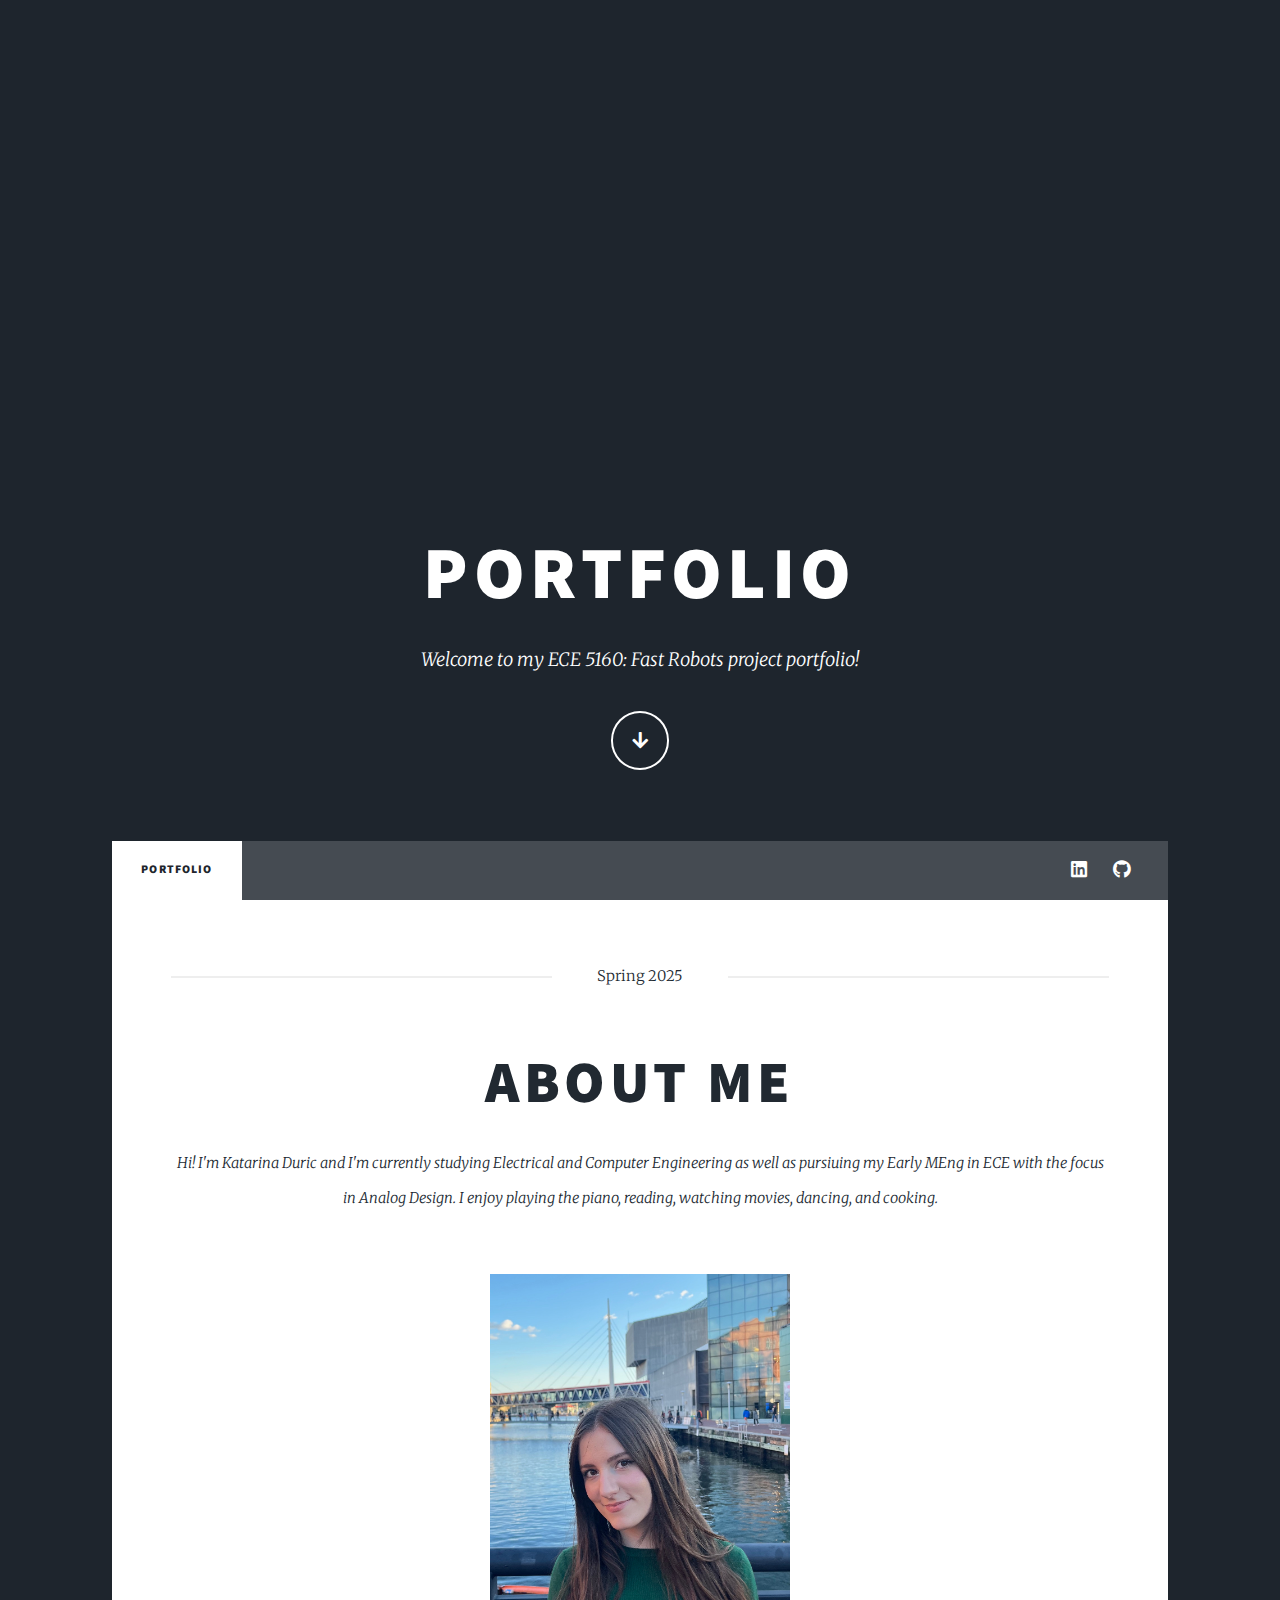
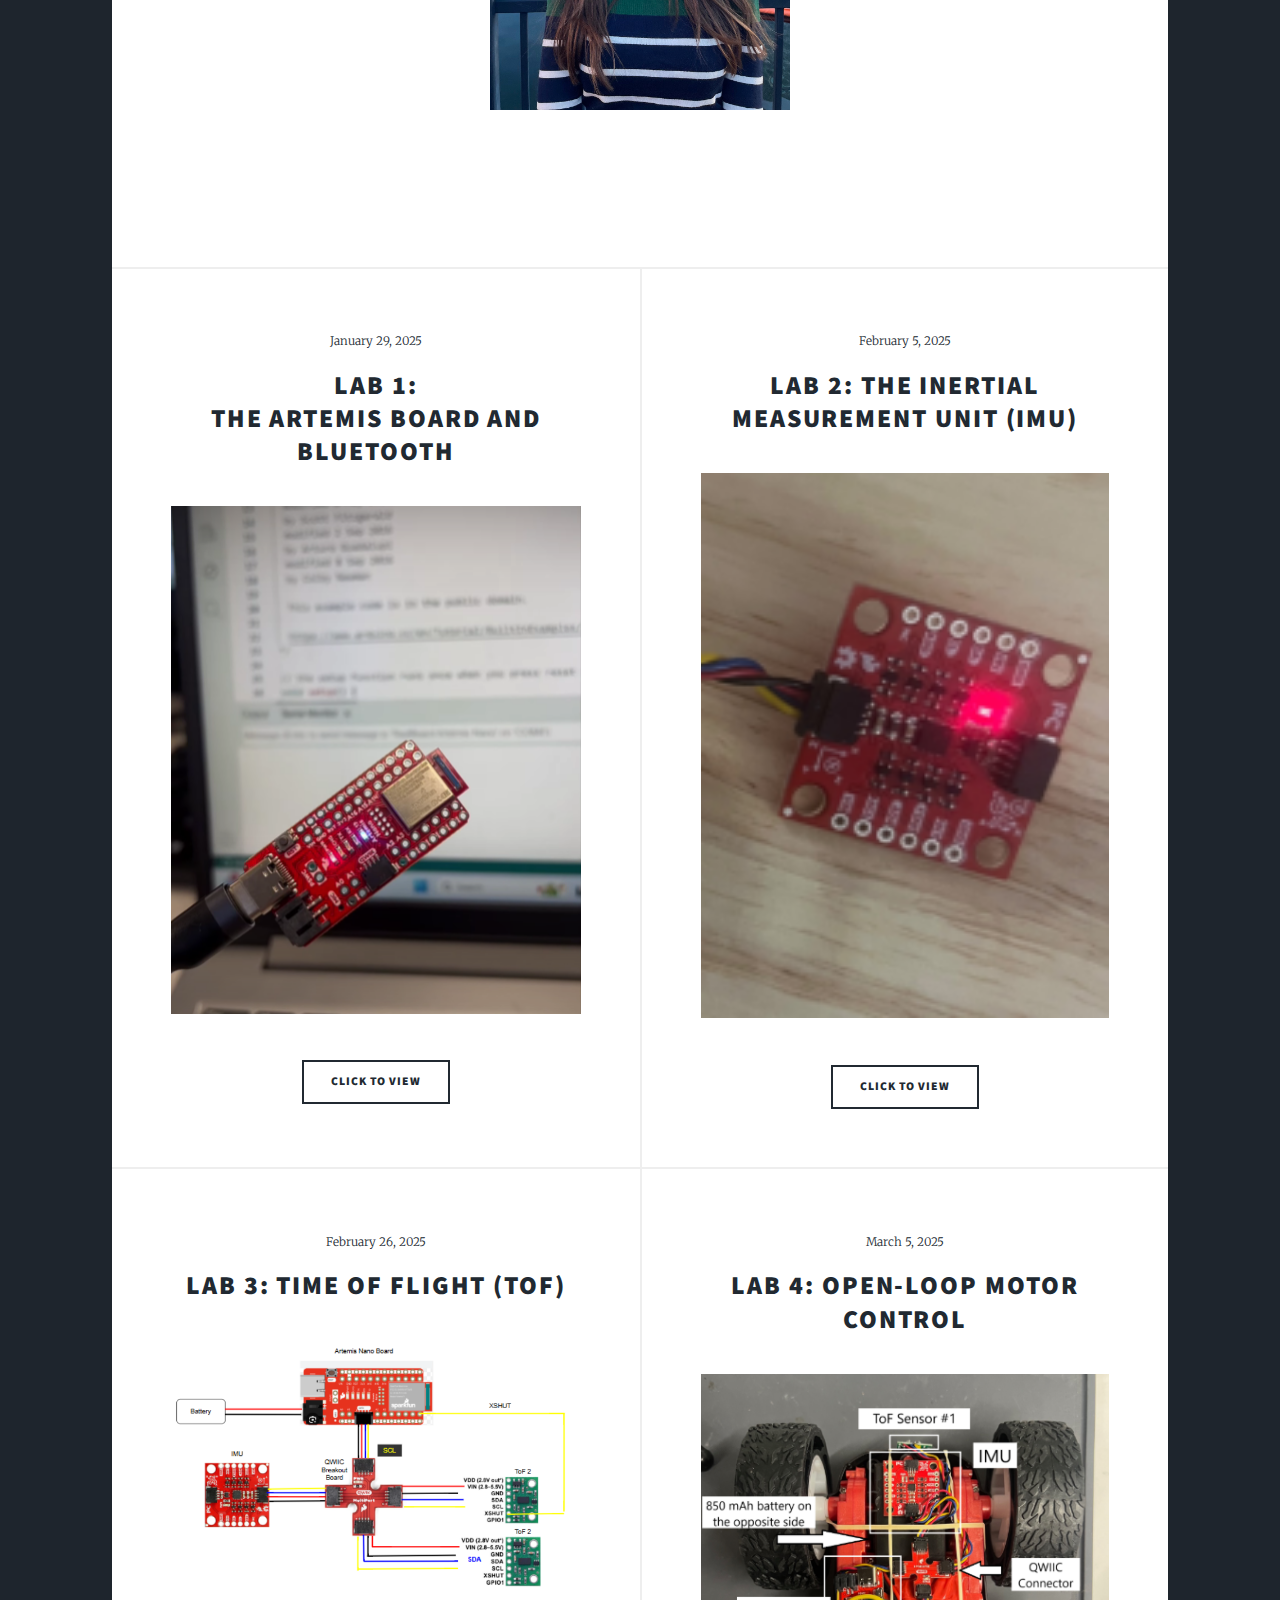
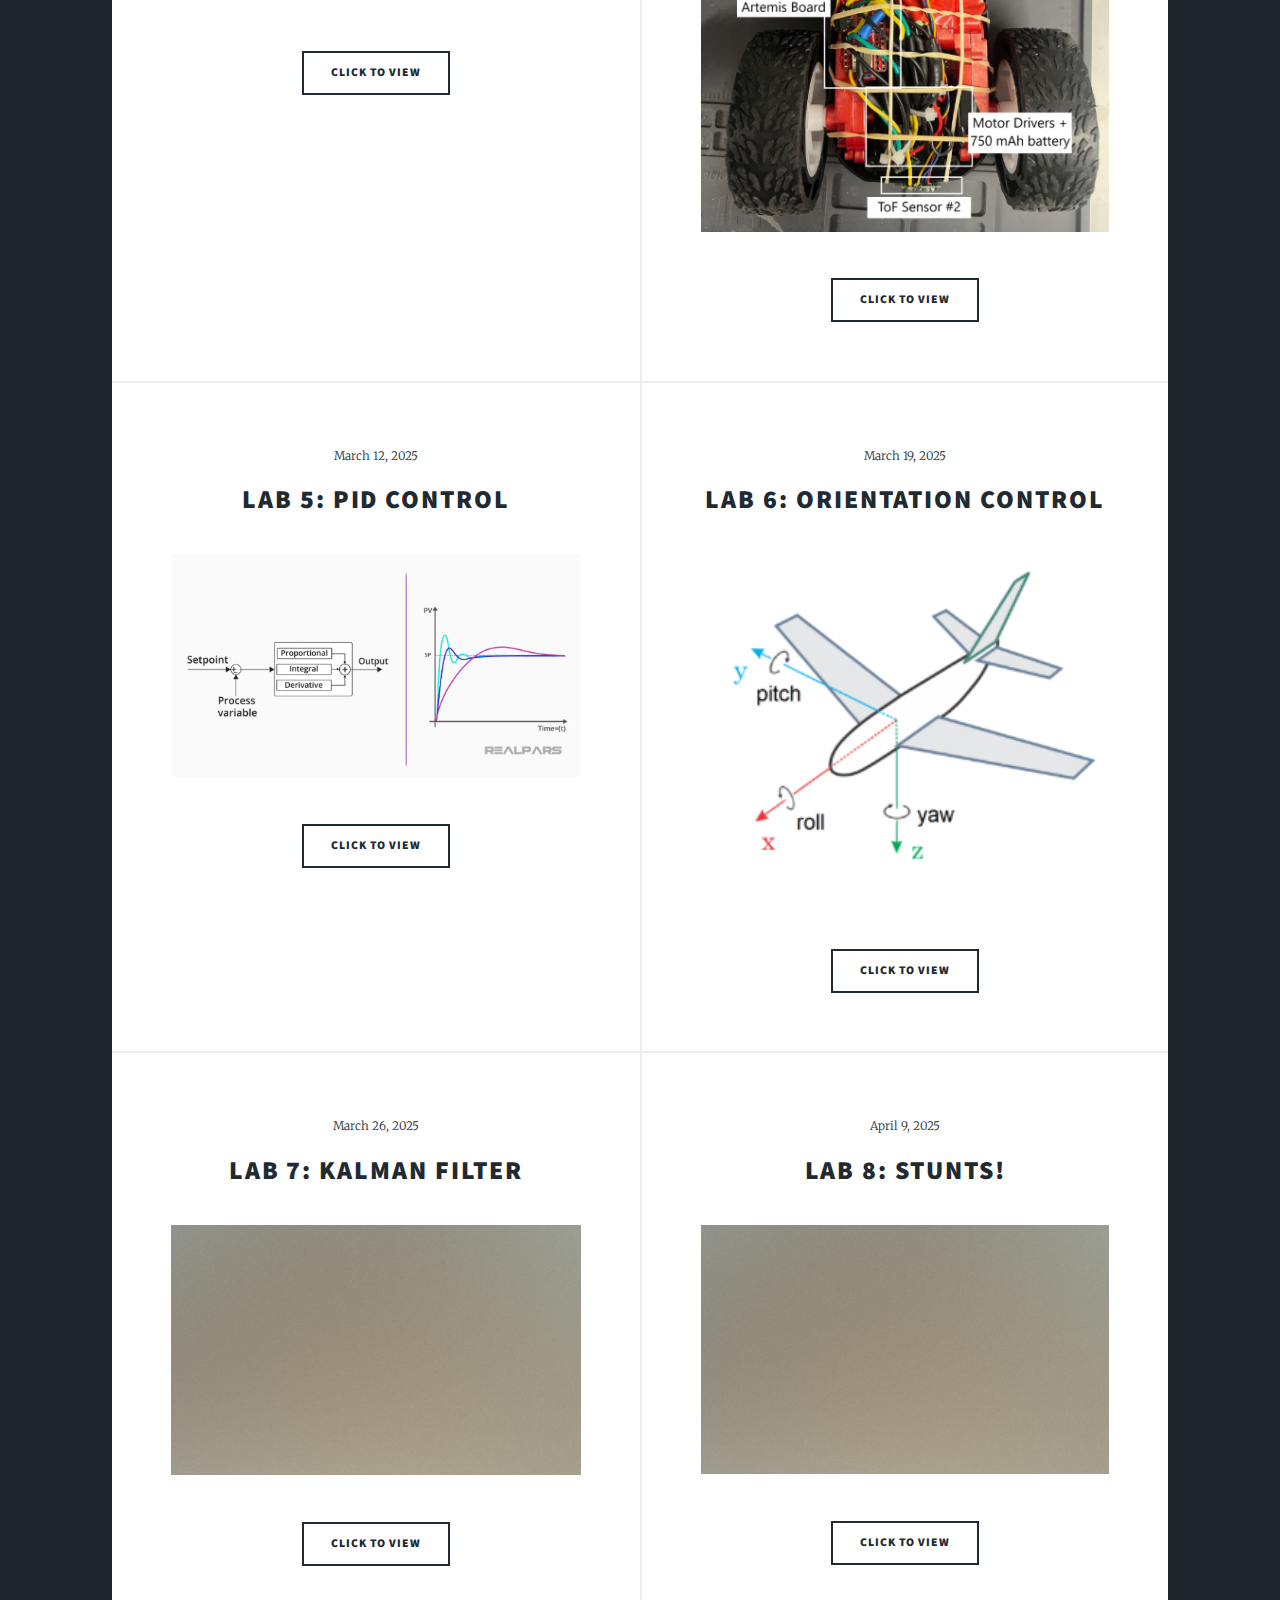
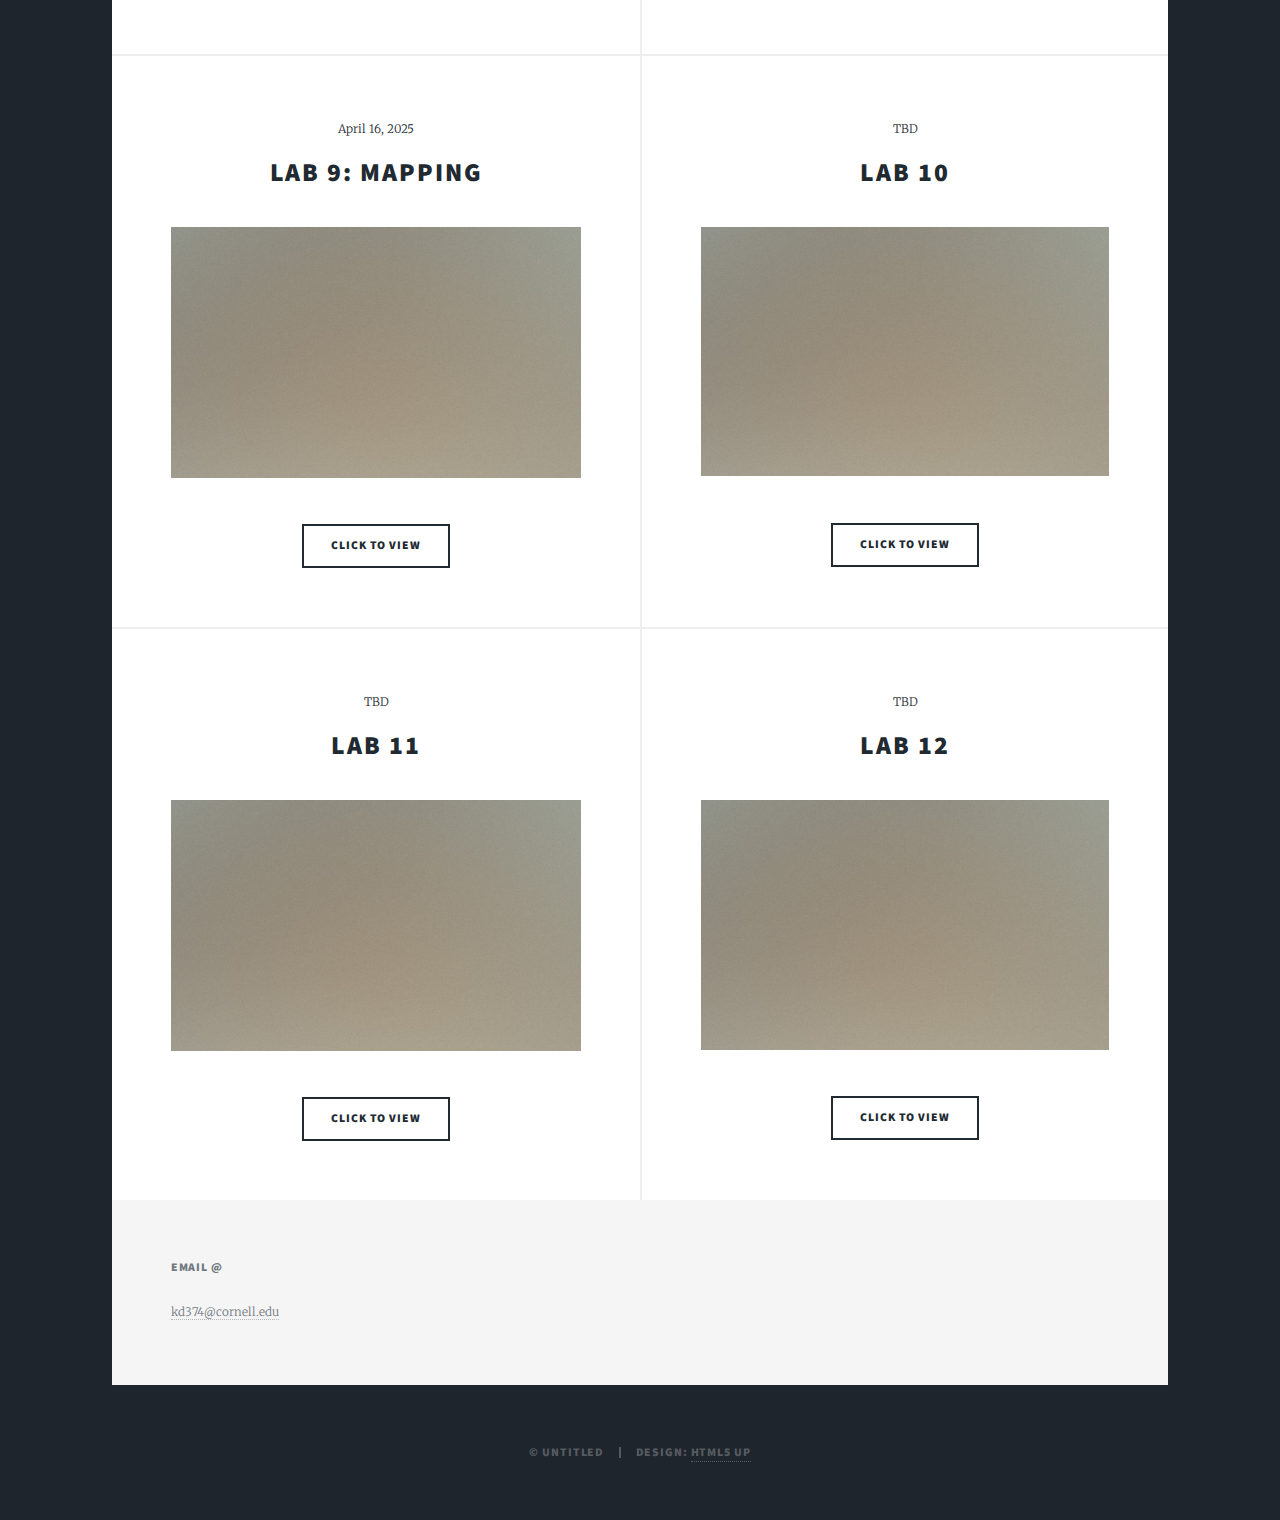
<file: index.html>
<!DOCTYPE HTML>
<!--
	Massively by HTML5 UP
	html5up.net | @ajlkn
	Free for personal and commercial use under the CCA 3.0 license (html5up.net/license)
-->
<html>
	<head>
		<title>ECE5160 Portfolio</title>
		<meta charset="utf-8" />
		<meta name="viewport" content="width=device-width, initial-scale=1, user-scalable=no" />
		<link rel="stylesheet" href="assets/css/main.css" />
		<noscript><link rel="stylesheet" href="assets/css/noscript.css" /></noscript>
	</head>
	<body class="is-preload">

		<!-- Wrapper -->
		<!--	<div id="wrapper" class="fade-in"> -->

				<!-- Intro -->
					<div id="intro">
						<h1>Portfolio</h1>
						<p>Welcome to my ECE 5160: Fast Robots project portfolio!</p>
						<ul class="actions">
							<li><a href="#header" class="button icon solid solo fa-arrow-down scrolly">Continue</a></li>
						</ul>
					</div>

				<!-- Header -->
				<header id="header">
						<a href="index.html" class="logo">ECE 5160 | Fast Robots</a>
					</header>

				<!-- Nav -->
					<nav id="nav">
						<ul class="links">
							<li class="active"><a href="index.html">Portfolio</a></li>
						</ul>
						<ul class="icons">
							<li><a href="https://www.linkedin.com/in/katarina-duric/" class="icon brands fa-linkedin"><span class="label">Linkedin</span></a></li> 
							<li><a href="https://github.com/kd374" class="icon brands fa-github"><span class="label">GitHub</span></a></li>
					</nav>

				<!-- Main -->
					<div id="main">

						<!-- Featured Post -->
							<article class="post featured">
								<header class="major">
									<span class="date">Spring 2025</span>
									<h2><a href="#">About me<br />
									</a></h2>
									<p>Hi! I'm Katarina Duric and I'm currently studying Electrical and Computer Engineering as well as pursiuing 
										my Early MEng in ECE with the focus in Analog Design. I enjoy playing the piano, reading, watching movies, dancing, and cooking. 
									</p>
								</header>
									<center>
										<a class="image main">
										<img src="images/IMG_0866.jpg" style="width: 300px; height: auto;" alt="" />
										</a>
									</center>
								<ul class="actions special">
									</ul>
									<ul class="icons">
									</ul>
								</ul>
							</article>

						<!-- Posts -->
							<section class="posts">
								<article>
									<header>
										<span class="date">January 29, 2025</span>
										<h2>
											<a href="https://kd374.github.io/ECE5160/lab1.html">LAB 1:</a><br>
											<span>The Artemis Board and Bluetooth</span>
										</h2>
									</header>
									<a href="#" class="image fit"><img src="images/lab1_indeximage.png" alt="" /></a>
									<p></p>
									<ul class="actions special">
										<li><a href="https://kd374.github.io/ECE5160/lab1.html" class="button">Click to view</a></li>
									</ul>
								</article>
								<article>
									<header>
										<span class="date">February 5, 2025</span>
										<h2><a href="https://kd374.github.io/ECE5160/lab2.html">LAB 2: THE Inertial measurement unit (IMU)</a><br />
										</a></h2>
									</header>
									<a href="#" class="image fit"><img src="images/lab2_indeximage.png" alt="" /></a>
									<p></p>
									<ul class="actions special">
										<li><a href="https://kd374.github.io/ECE5160/lab2.html" class="button">Click to view</a></li>
									</ul>
								</article>
								<article>
									<header>
										<span class="date">February 26, 2025</span>
										<h2><a href="https://kd374.github.io/ECE5160/lab3.html">LAB 3: Time of Flight (ToF)</a><br />
										</a></h2>
									</header>
									<a href="#" class="image fit"><img src="images/lab3_indeximage.png" alt="" /></a>
									<p></p>
									<ul class="actions special">
										<li><a href="https://kd374.github.io/ECE5160/lab3.html" class="button">Click to view</a></li>
									</ul>
								</article>
								<article>
									<header>
										<span class="date">March 5, 2025</span>
										<h2><a href="https://kd374.github.io/ECE5160/lab4.html">LAB 4: Open-Loop Motor Control<br />
										</a></h2>
									</header>
									<a href="#" class="image fit"><img src="images/lab4_indeximage.png" alt="" /></a>
									<p></p>
									<ul class="actions special">
										<li><a href="https://kd374.github.io/ECE5160/lab4.html" class="button">Click to view</a></li>
									</ul>
								</article>
								<article>
									<header>
										<span class="date">March 12, 2025</span>
										<h2><a href="https://kd374.github.io/ECE5160/lab5.html">LAB 5: PID CONTROL<br />
										</a></h2>
									</header>
									<a href="#" class="image fit"><img src="images/lab5_indeximage.png" alt="" /></a>
									<p></p>
									<ul class="actions special">
										<li><a href="https://kd374.github.io/ECE5160/lab5.html" class="button">Click to view</a></li>
									</ul>
								</article>
								<article>
									<header>
										<span class="date">March 19, 2025</span>
										<h2><a href="https://kd374.github.io/ECE5160/lab6.html">LAB 6: ORIENTATION CONTROL<br />
										</a></h2>
									</header>
									<a href="#" class="image fit"><img src="images/lab6_indeximage.png" alt="" /></a>
									<p></p>
									<ul class="actions special">
										<li><a href="https://kd374.github.io/ECE5160/lab6.html" class="button">Click to view</a></li>
									</ul>
								</article>
								<article>
									<header>
										<span class="date">March 26, 2025</span>
										<h2><a href="https://kd374.github.io/ECE5160/lab7.html">LAB 7: KALMAN FILTER<br />
										</a></h2>
									<a href="#" class="image fit"><img src="images/pic02.jpg" alt="" /></a>
									<p></p>
									<ul class="actions special">
										<li><a href="https://kd374.github.io/ECE5160/lab7.html" class="button">Click to view</a></li>
									</ul>
								</article>
								<article>
									<header>
										<span class="date">April 9, 2025</span>
										<h2><a href="https://kd374.github.io/ECE5160/lab8.html">LAB 8: STUNTS!<br />
										</a></h2>
									</header>
									<a href="#" class="image fit"><img src="images/pic02.jpg" alt="" /></a>
									<p></p>
									<ul class="actions special">
										<li><a href="https://kd374.github.io/ECE5160/lab8.html" class="button">Click to view</a></li>
									</ul>
								</article>
								<article>
									<header>
										<span class="date">April 16, 2025</span>
										<h2><a href="https://kd374.github.io/ECE5160/lab9.html">LAB 9: MAPPING <br />
										</a></h2>
									</header>
									<a href="#" class="image fit"><img src="images/pic02.jpg" alt="" /></a>
									<p></p>
									<ul class="actions special">
										<li><a href="https://kd374.github.io/ECE5160/lab9.html" class="button">Click to view</a></li>
									</ul>
								</article>
								<article>
									<header>
										<span class="date">TBD</span>
										<h2><a href="#">LAB 10<br />
										</a></h2>
									</header>
									<a href="#" class="image fit"><img src="images/pic02.jpg" alt="" /></a>
									<p></p>
									<ul class="actions special">
										<li><a href="#" class="button">Click to view</a></li>
									</ul>
								</article>
								<article>
									<header>
										<span class="date">TBD</span>
										<h2><a href="#">LAB 11<br />
										</a></h2>
									</header>
									<a href="#" class="image fit"><img src="images/pic02.jpg" alt="" /></a>
									<p></p>
									<ul class="actions special">
										<li><a href="#" class="button">Click to view</a></li>
									</ul>
								</article>
								<article>
									<header>
										<span class="date">TBD</span>
										<h2><a href="#">LAB 12<br />
										</a></h2>
									</header>
									<a href="#" class="image fit"><img src="images/pic02.jpg" alt="" /></a>
									<p></p>
									<ul class="actions special">
										<li><a href="#" class="button">Click to view</a></li>
									</ul>
								</article>
							</section>

						<!-- Footer -->

					</div>

				<!-- Footer -->
				<footer id="footer">
						<!-- <section>
							<form method="post" action="#">
								<div class="fields">
									<div class="field">
										<label for="name">Name</label>
										<input type="text" name="name" id="name" />
									</div>
									<div class="field">
										<label for="email">Email</label>
										<input type="text" name="email" id="email" />
									</div>
									<div class="field">
										<label for="message">Message</label>
										<textarea name="message" id="message" rows="3"></textarea>
									</div>
								</div>
								<ul class="actions">
									<li><input type="submit" value="Send Message" /></li>
								</ul>
							</form>
						</section>
						<section class="split contact"> -->
							<section>
								<h3>EMAIL @ </h3>
								<p><a href="#">kd374@cornell.edu</a></p>
							</section>
					</footer> 

				<!-- Copyright -->
					<div id="copyright">
						<ul><li>&copy; Untitled</li><li>Design: <a href="https://html5up.net">HTML5 UP</a></li></ul>
					</div>

			</div>

		<!-- Scripts -->
			<script src="assets/js/jquery.min.js"></script>
			<script src="assets/js/jquery.scrollex.min.js"></script>
			<script src="assets/js/jquery.scrolly.min.js"></script>
			<script src="assets/js/browser.min.js"></script>
			<script src="assets/js/breakpoints.min.js"></script>
			<script src="assets/js/util.js"></script>
			<script src="assets/js/main.js"></script>
	</body>
</file>
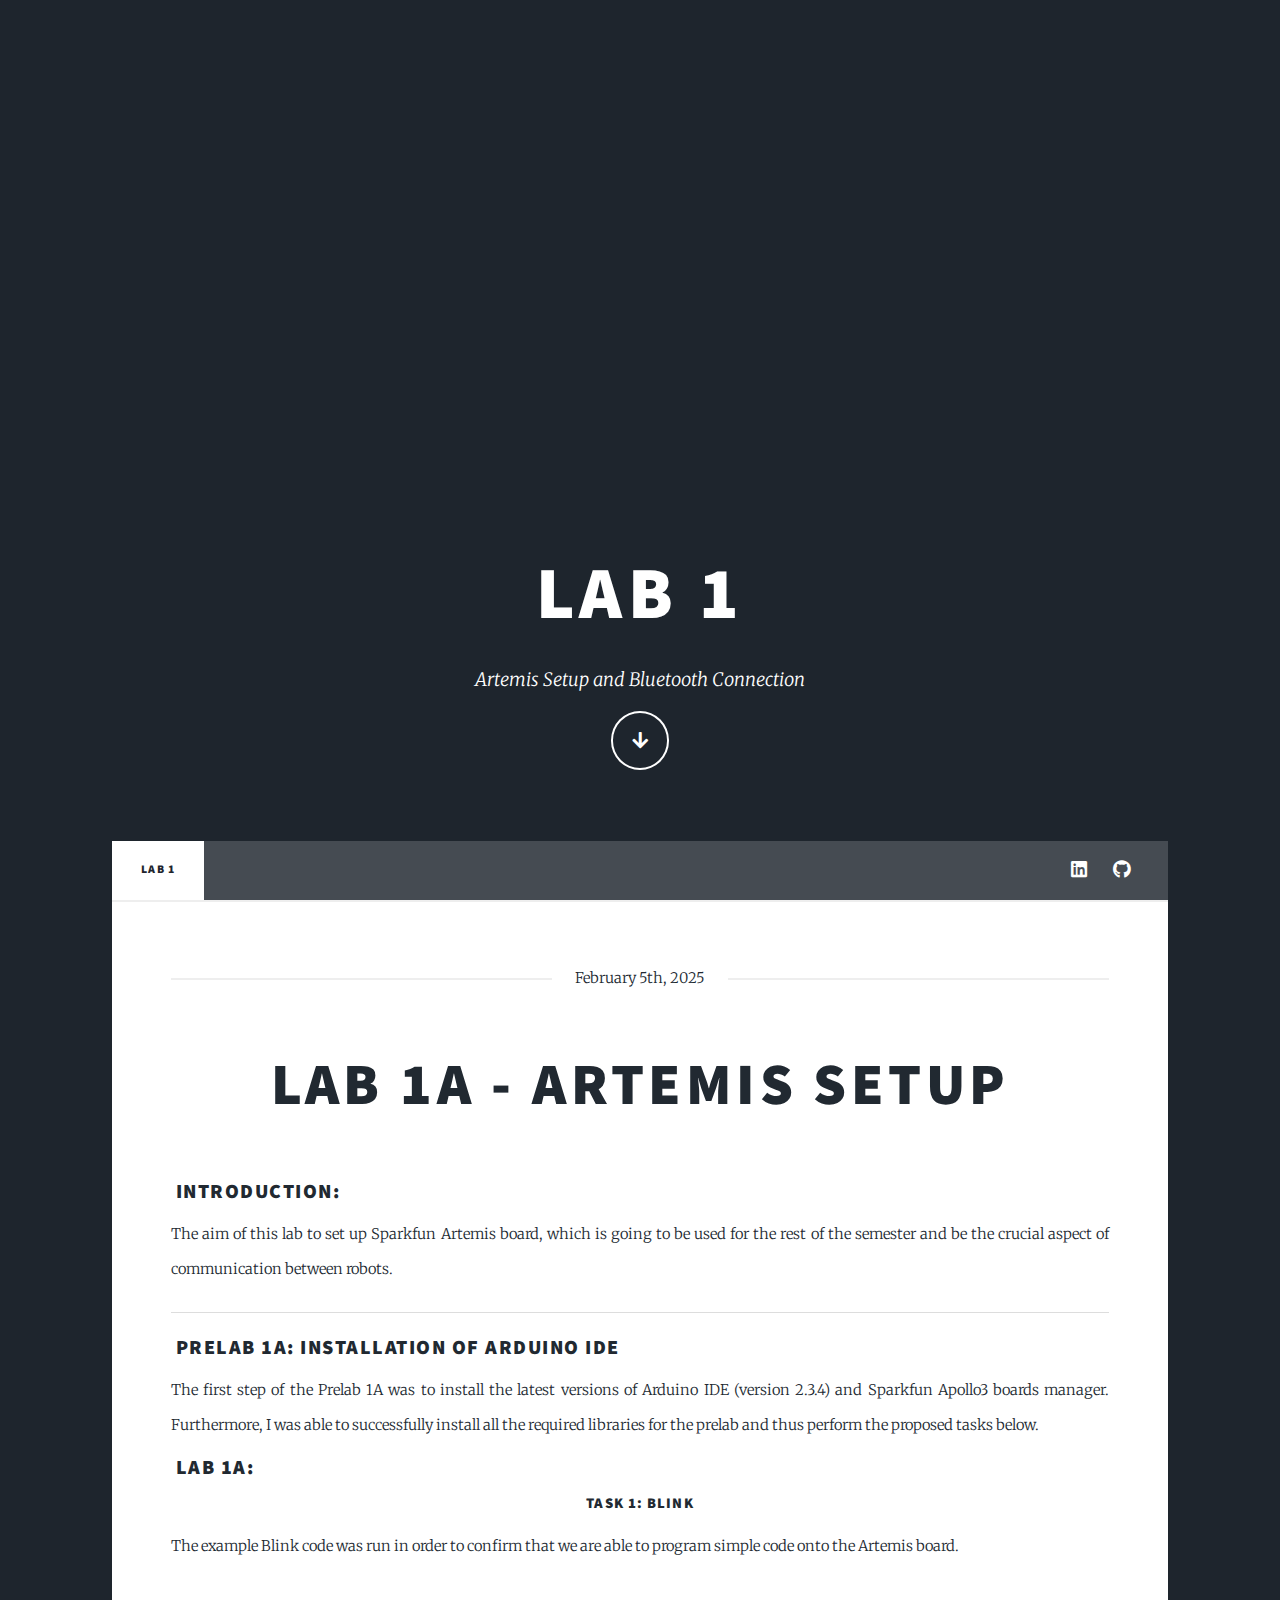
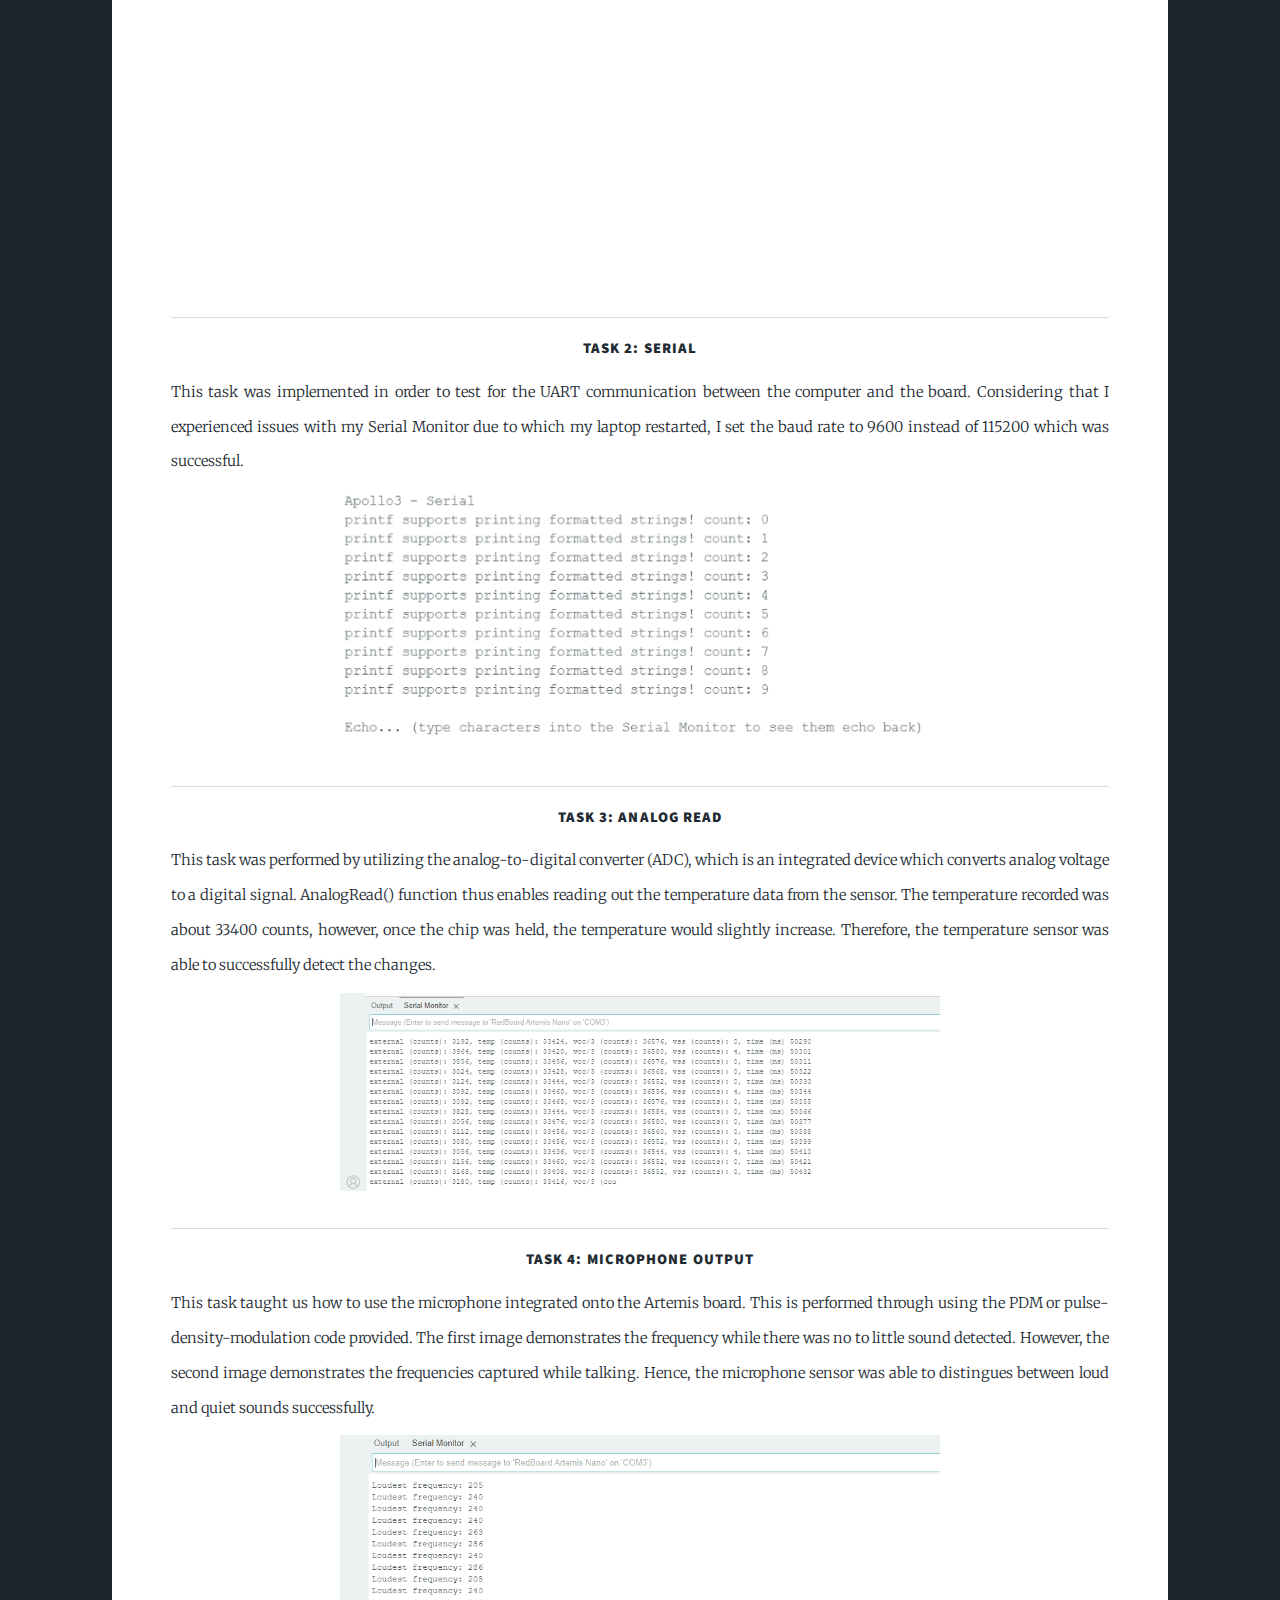
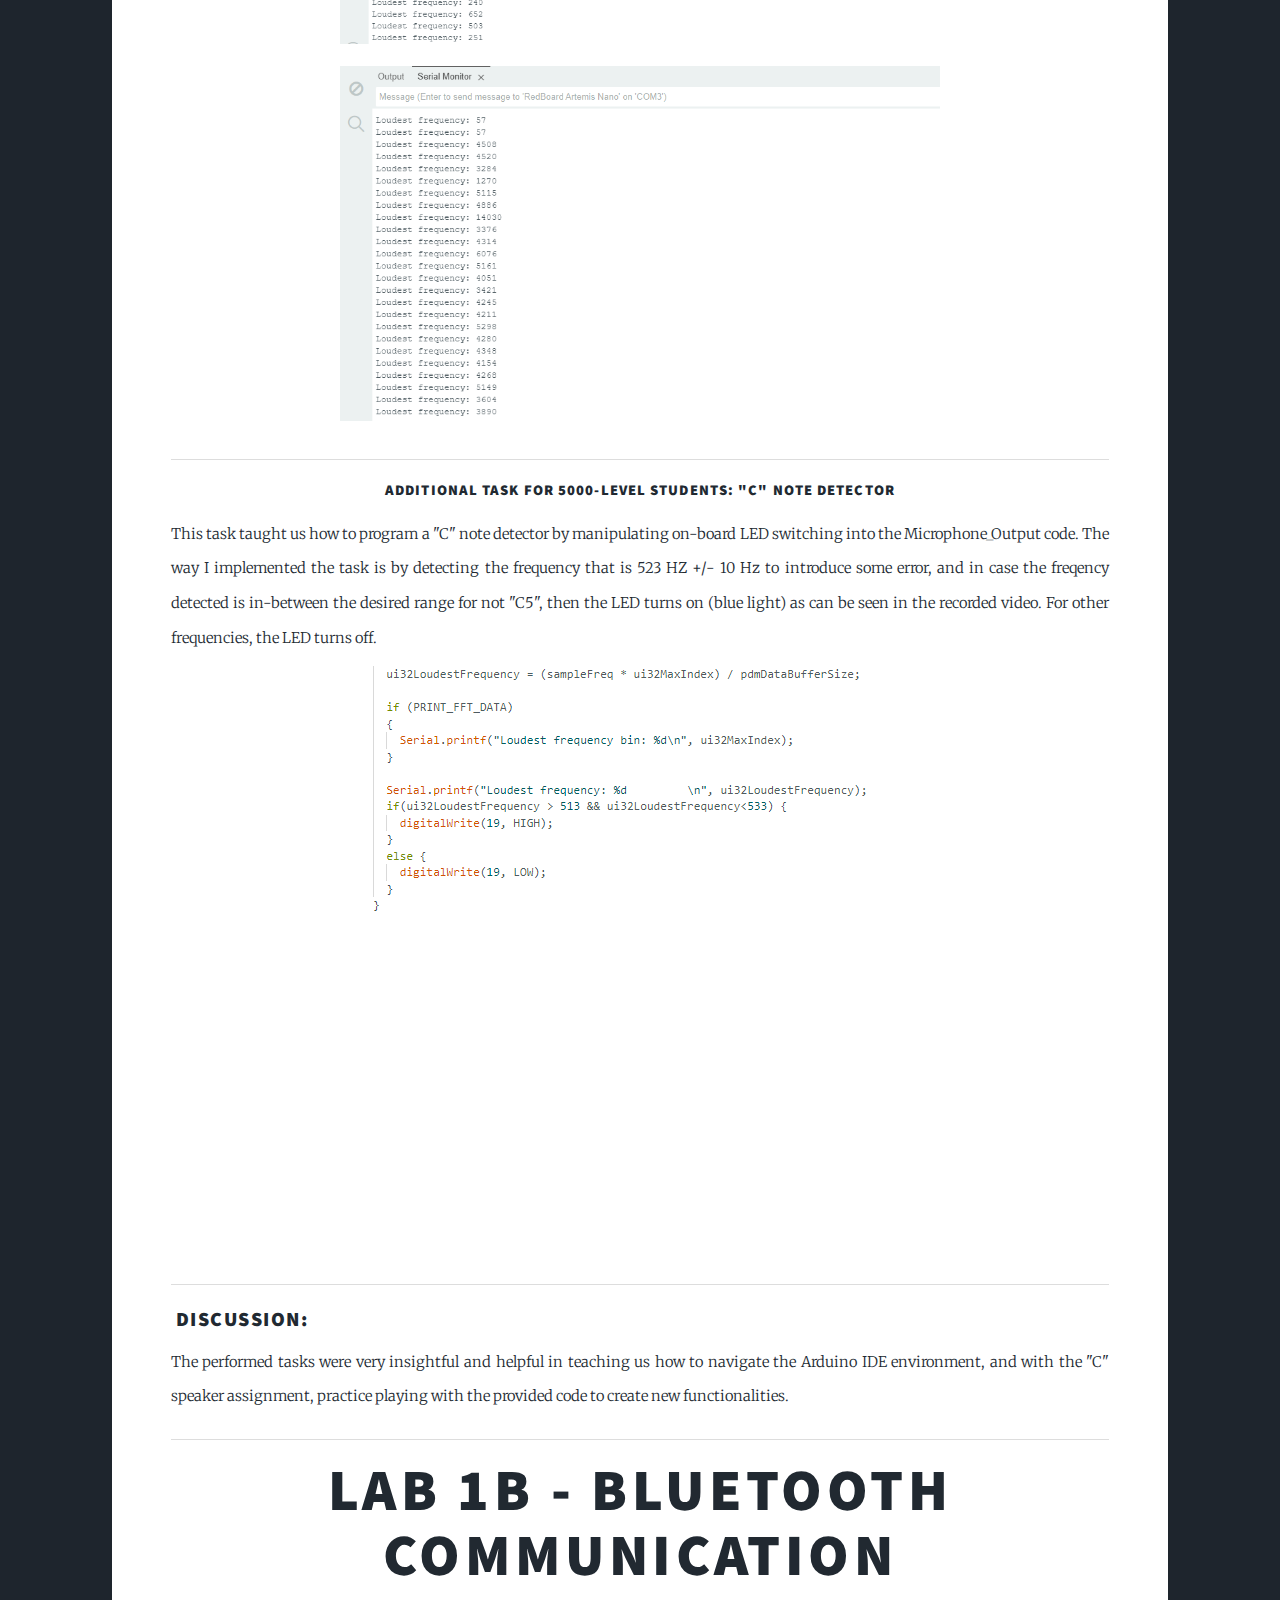
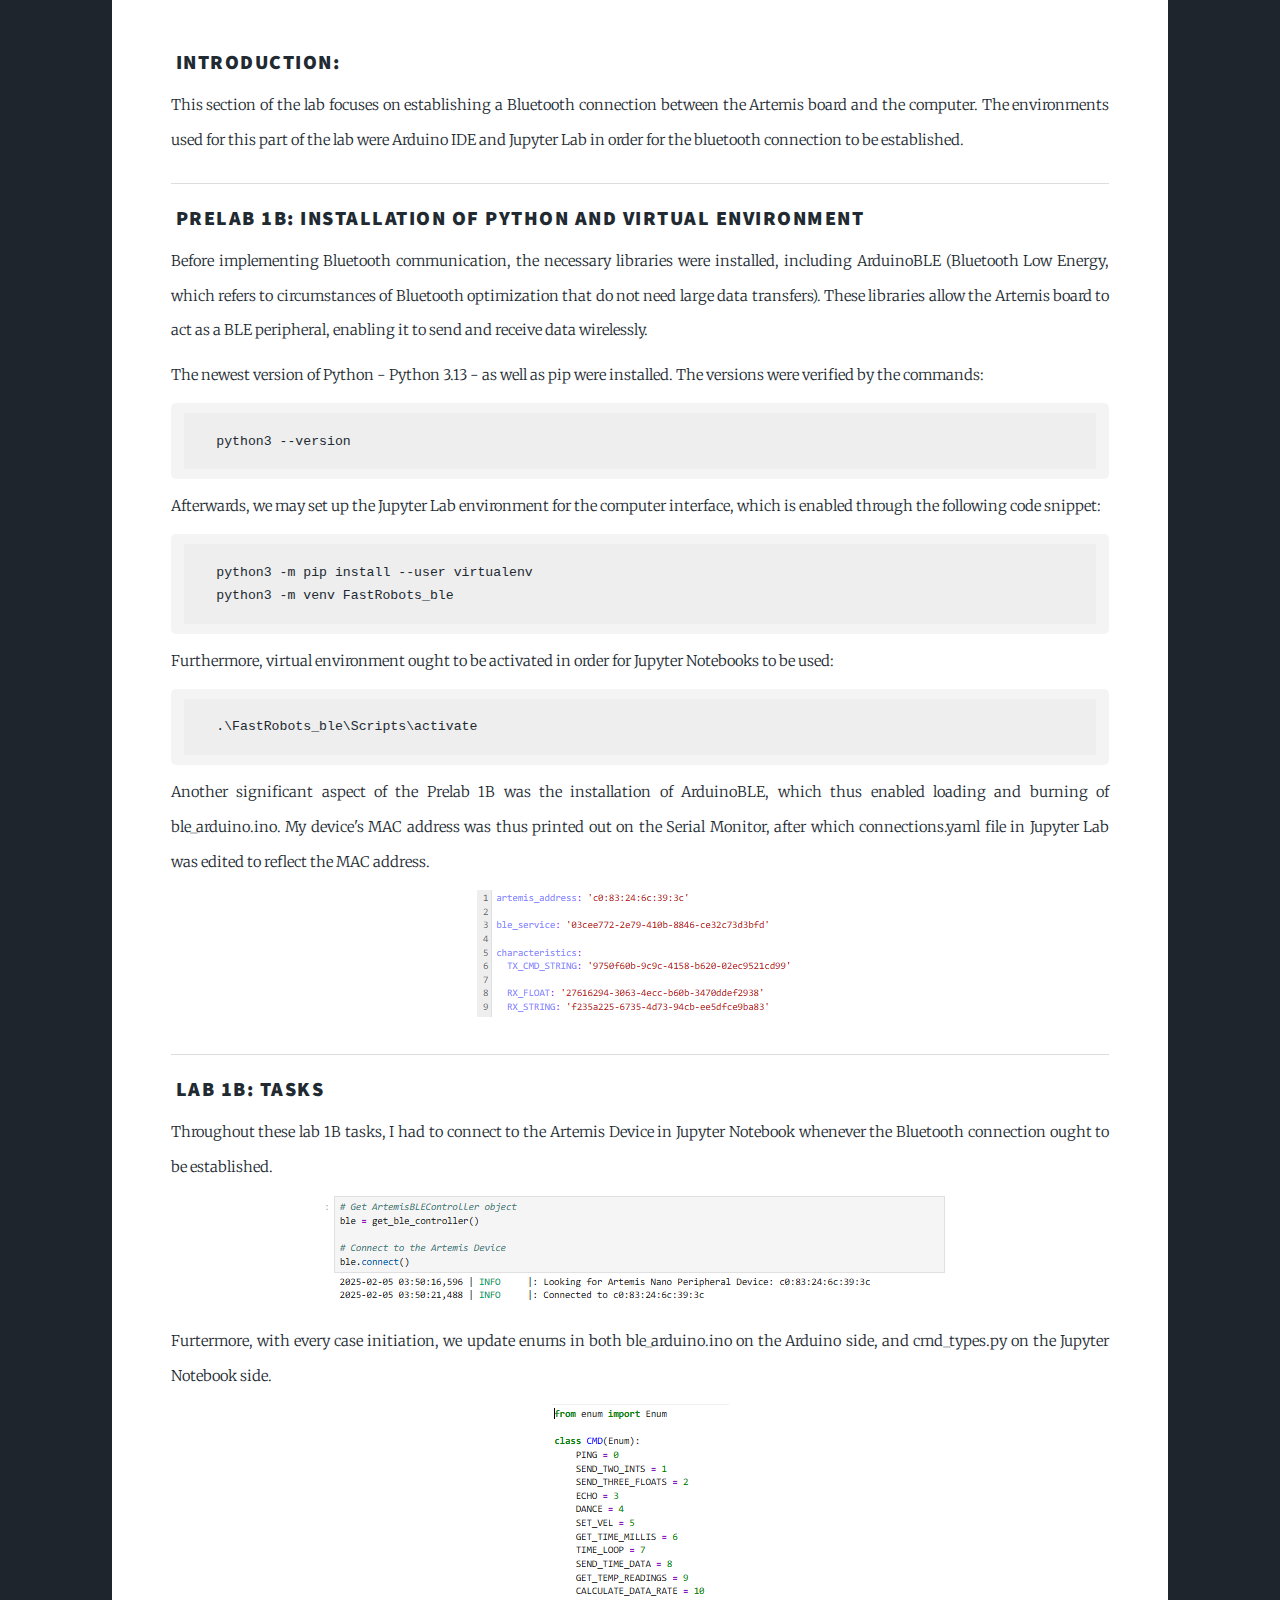
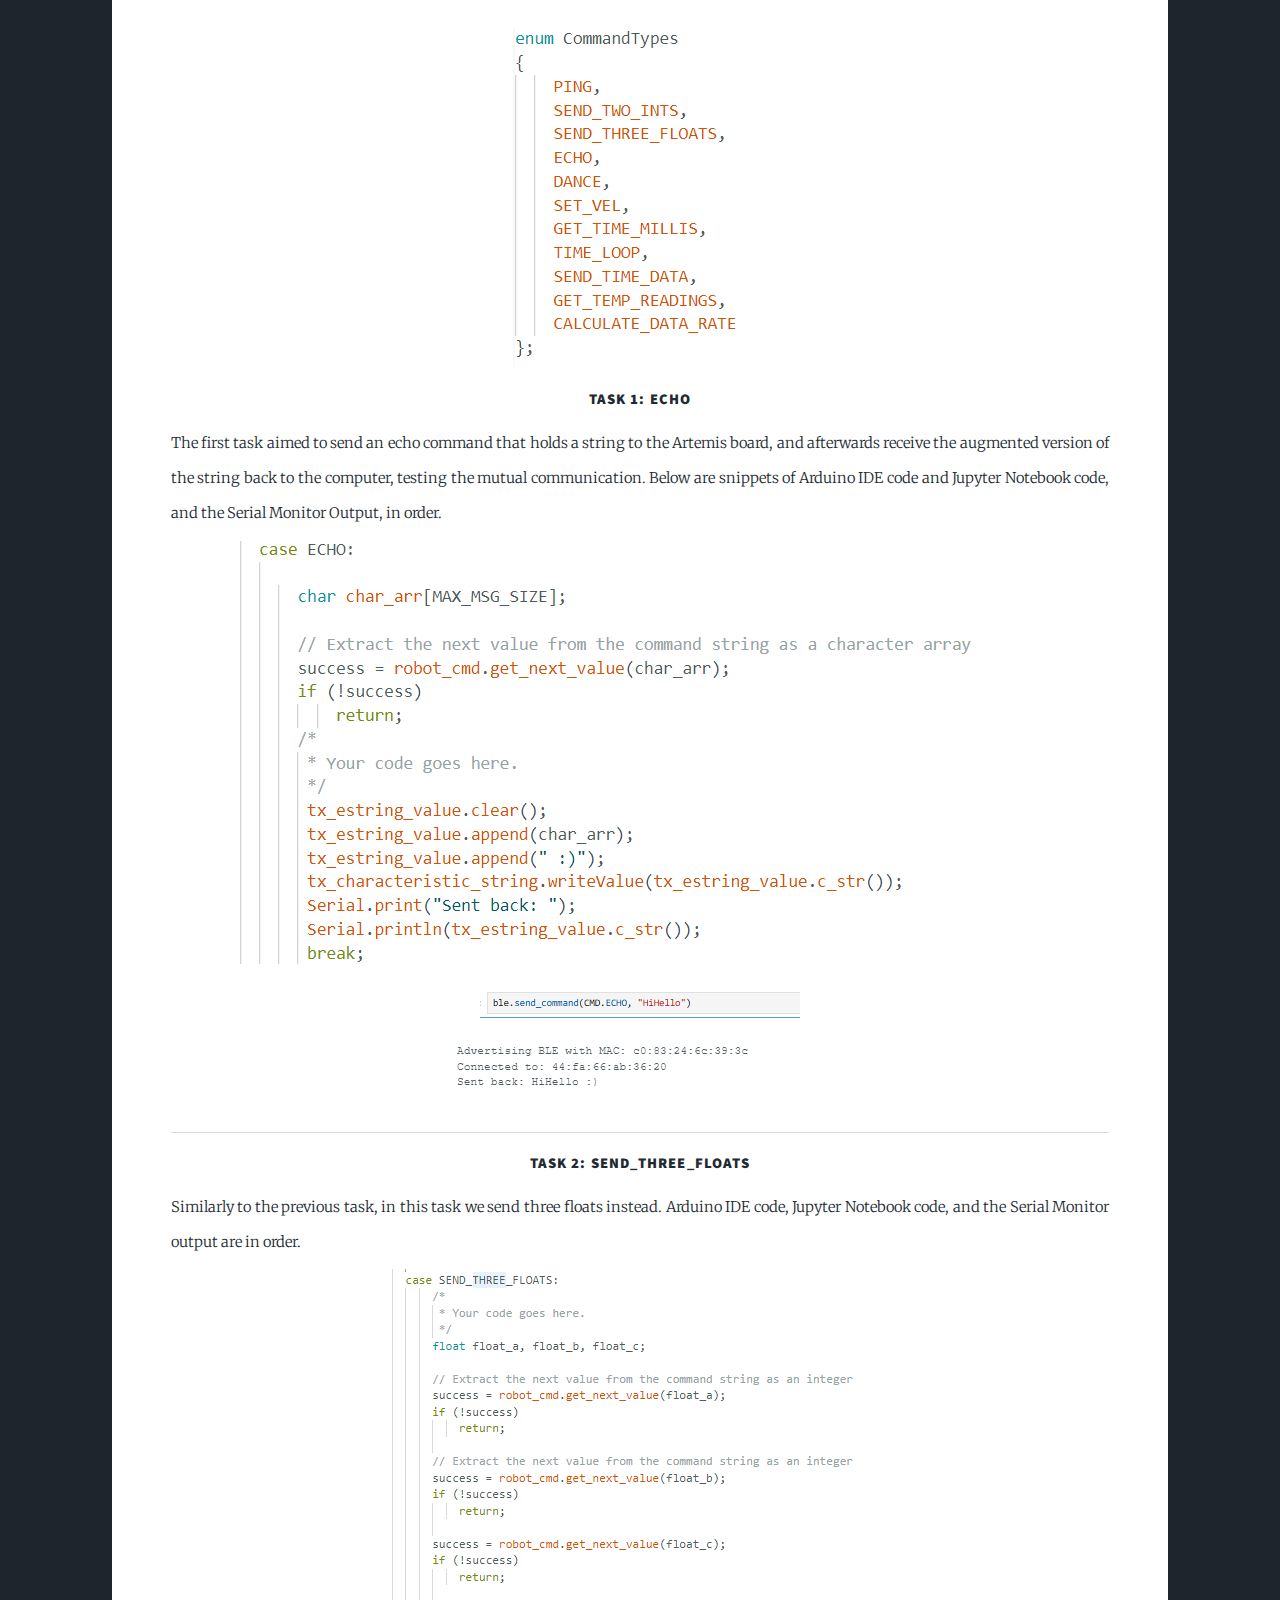
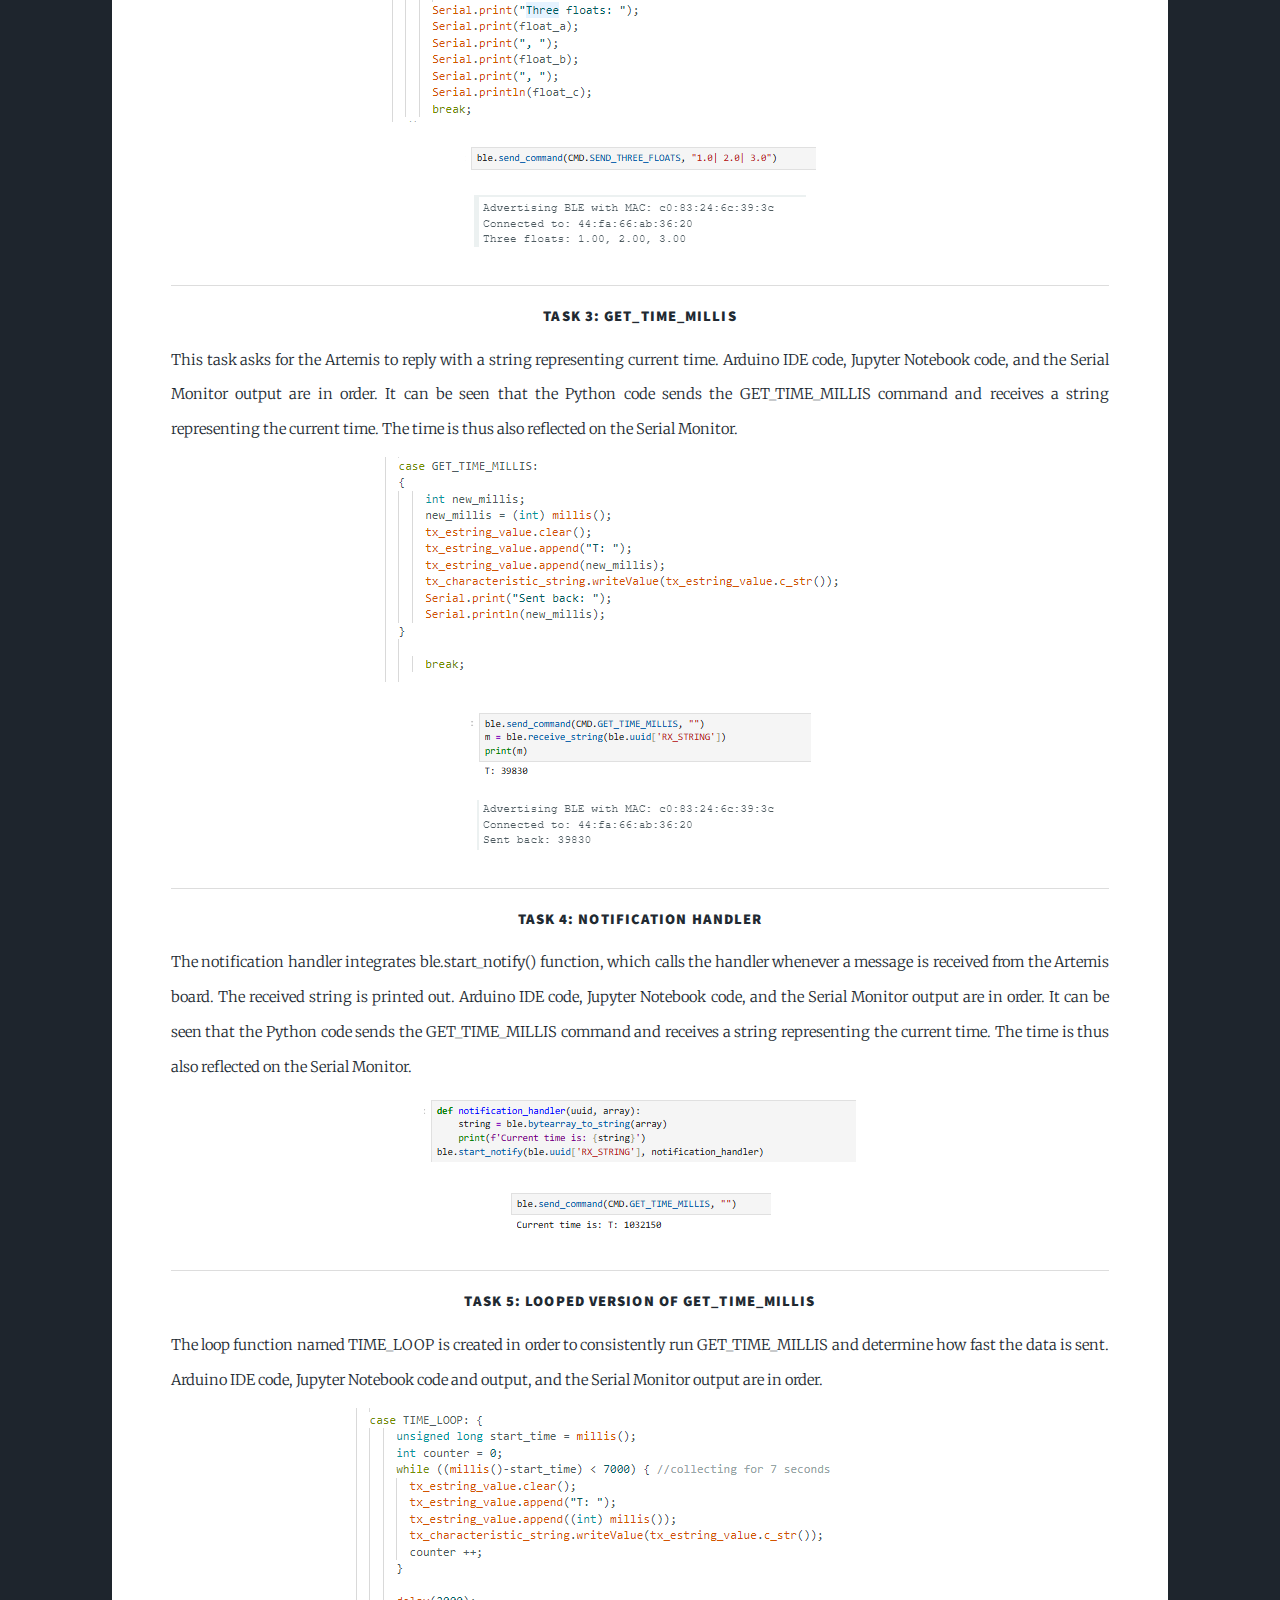
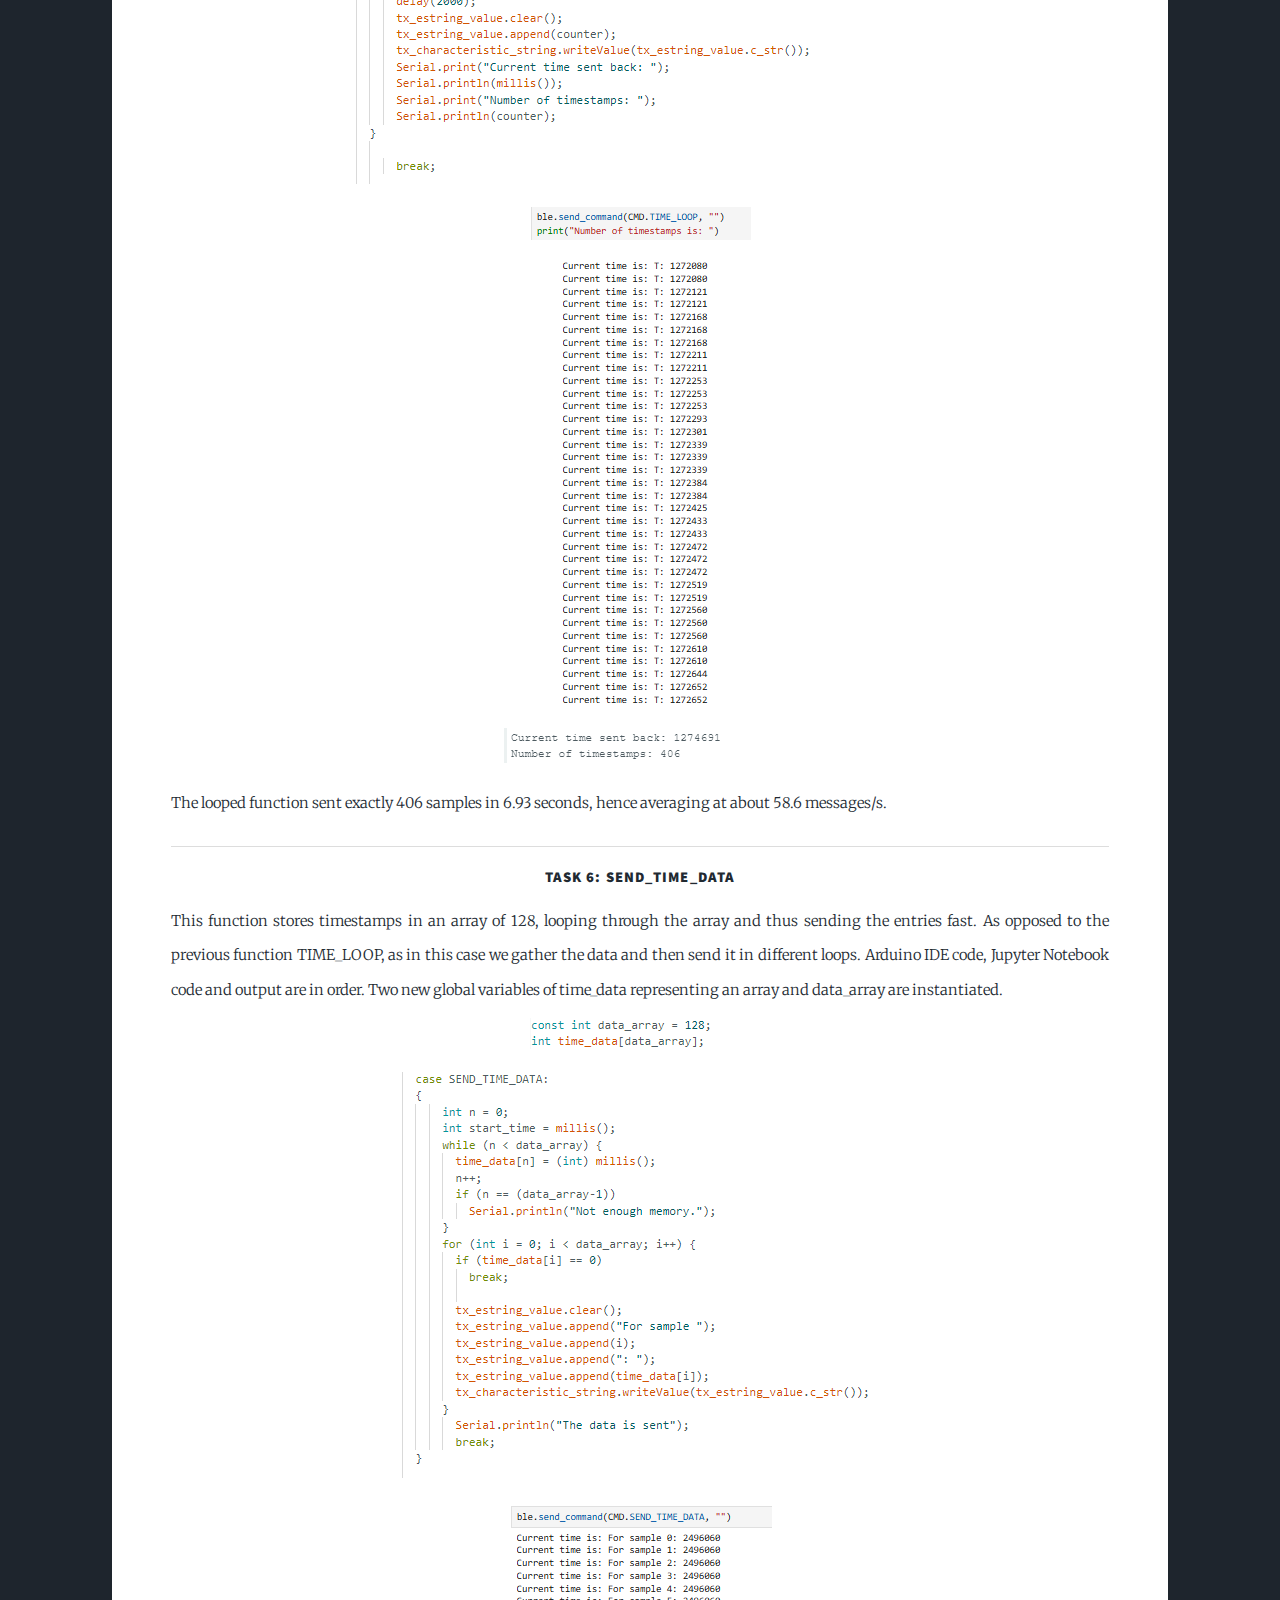
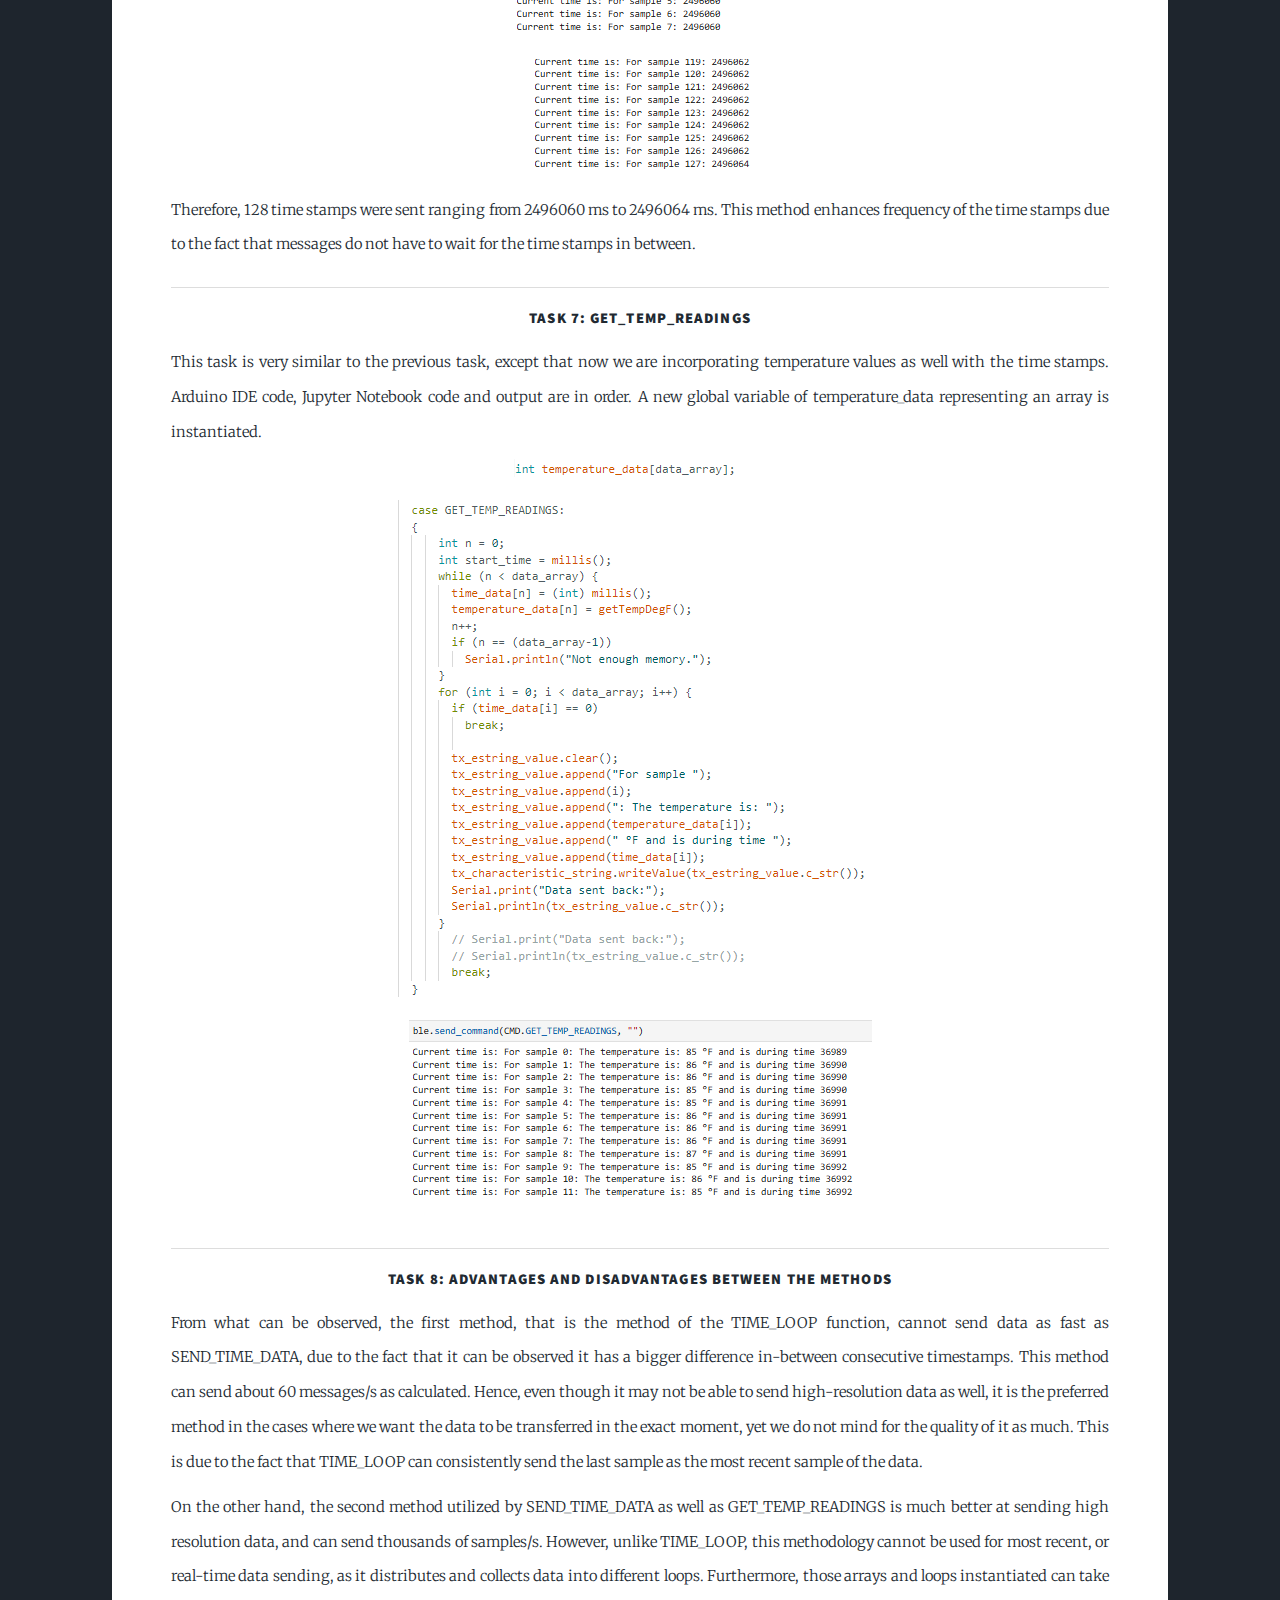
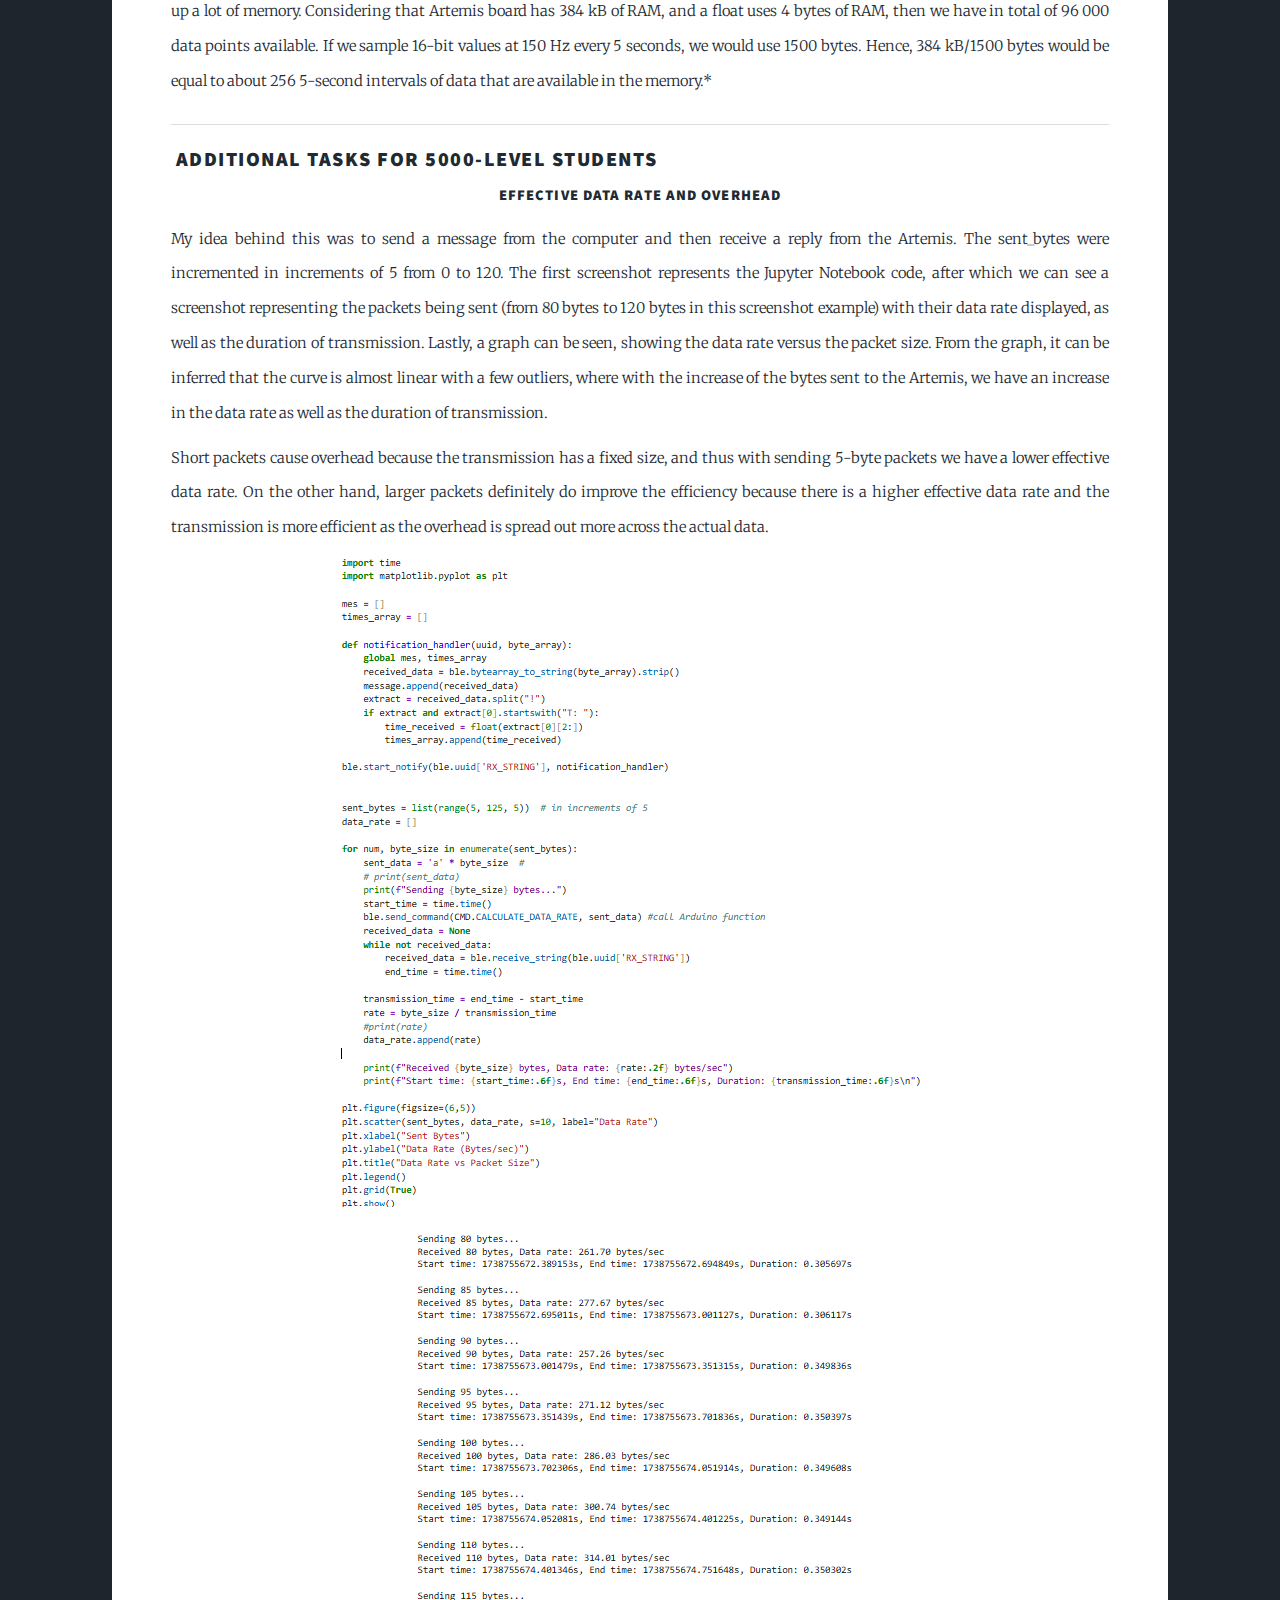
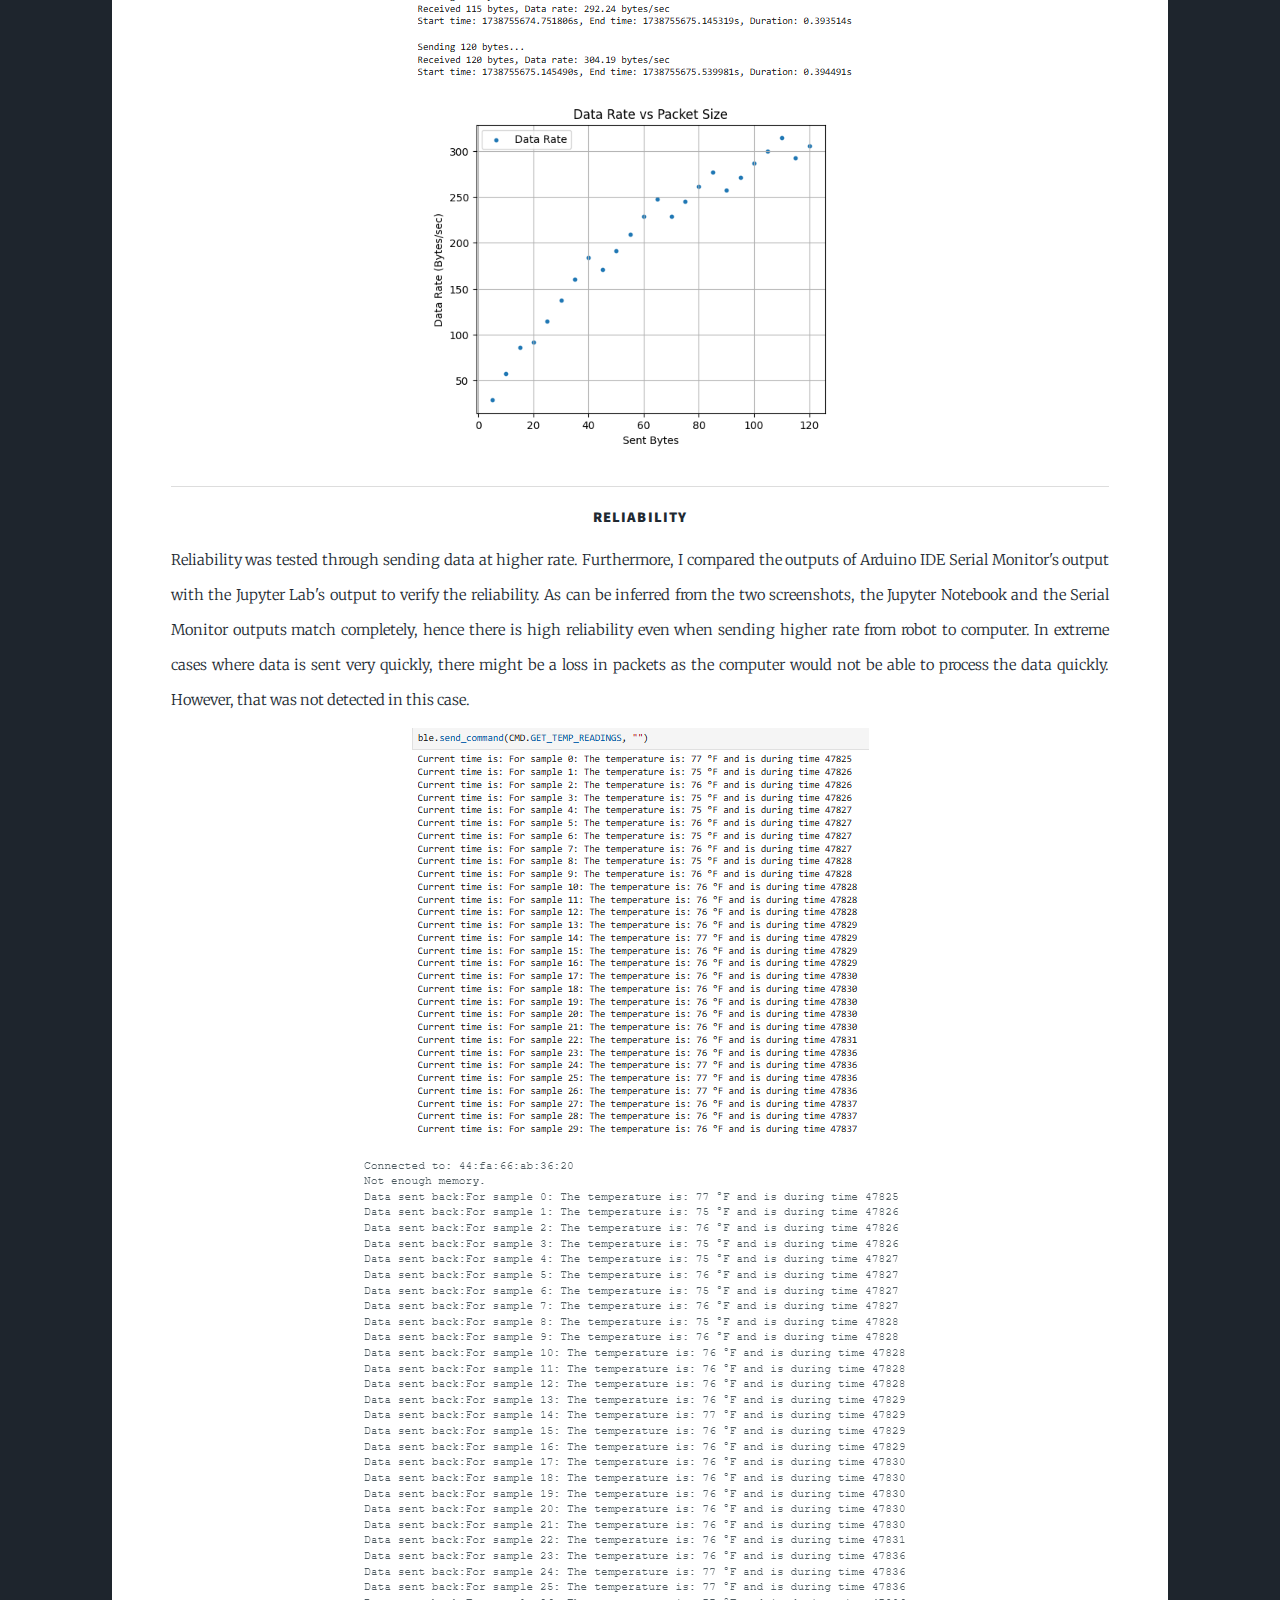
<file: lab1.html>
<!DOCTYPE HTML>

<html>
	<head>
		<title>ECE5160 Portfolio</title>
		<meta charset="utf-8" />
		<meta name="viewport" content="width=device-width, initial-scale=1, user-scalable=no" />
		<link rel="stylesheet" href="assets/css/main.css" />
		<noscript><link rel="stylesheet" href="assets/css/noscript.css" /></noscript>
	</head>
	<body class="is-preload">

		<!-- Wrapper -->
		<!--	<div id="wrapper" class="fade-in"> -->

				<!-- Intro -->
					<div id="intro">
						<h1>LAB 1</h1>
						<p>Artemis Setup and Bluetooth Connection</p>
						<ul class="actions">
							<li><a href="#header" class="button icon solid solo fa-arrow-down scrolly">Continue</a></li>
						</ul>
					</div>

				<!-- Header -->
				<header id="header">
						<a href="index.html" class="logo">ECE 5160 | Fast Robots: Lab 1</a>
					</header>

					

				<!-- Nav -->
					<nav id="nav">
						<ul class="links">
							<li class="active"><a href="index.html">LAB 1</a></li>
						</ul>
						<ul class="icons">
							<li><a href="https://www.linkedin.com/in/katarina-duric/" class="icon brands fa-linkedin"><span class="label">Linkedin</span></a></li> 
							<li><a href="https://github.com/kd374" class="icon brands fa-github"><span class="label">GitHub</span></a></li>
					</nav>

				<!-- Main -->
					<div id="main">

						<!-- Featured Post -->
						<!DOCTYPE html>
						<html lang="en">
						<head>
							<meta charset="UTF-8">
							<meta name="viewport" content="width=device-width, initial-scale=1.0">
							<title>LAB 1A - Artemis Setup</title>
						
							<!-- Inline CSS for this page only -->
							<style>
								/* Reduce spacing between paragraphs, sections, and images */
								p, h3, h2, pre, img {
									margin-bottom: 10px; /* Less space between rows */
								}
						
								/* Reduce spacing between sections */
								.content-section {
									margin-bottom: 15px; /* Less space between sections */
									padding-bottom: 5px;
									
    								border-bottom: 1px solid #ddd;  /* Adds a light gray line */
    								padding-bottom: 15px;
     								margin-bottom: 20px;

								}
						
								/* Make subtitles (h3) left-aligned */
								h3 {
									text-align: left;
									font-size: 20px; /* Adjust subtitle font size */
									margin-left: 5px;
								}
						
								/* Center images */
								.center-content img {
									display: block;
									margin: 0 auto;
									width: 500px; /* Adjust width */
									height: auto;
								}
						
								/* Center code blocks */
								pre {
									background-color: #f4f4f4;
									padding: 10px;
									border-radius: 5px;
									overflow-x: auto;
									text-align: left;
									font-family: monospace;
								}
							</style>
						</head>
						<body>
						
							<!-- Featured Post -->
							<article class="post featured">
								<header class="major">
									<span class="date">February 5th, 2025</span>
									<h2>LAB 1A - Artemis Setup</h2>
								</header>
						
								<!-- Introduction -->
								<section class="content-section">
									<h3>Introduction:</h3>
									<p>The aim of this lab to set up Sparkfun Artemis board, which is going to be used for the rest of the semester and be the crucial aspect of communication between robots.</p>
								</section>
						
								<!-- Virtual Environment Setup -->
								<section class="content-section">
									<h3>Prelab 1A: Installation of Arduino IDE </h3>
									<p>The first step of the Prelab 1A was to install the latest versions of Arduino IDE (version 2.3.4) and Sparkfun Apollo3 boards manager. Furthermore, I was able to successfully install all the required libraries for the prelab and thus perform the proposed tasks below. </p>
						

								<!-- Image Centered -->
								<section class="content-section">
									<h3>Lab 1A: </h3>
									<h4>Task 1: Blink</h4>
									<p>The example Blink code was run in order to confirm that we are able to program simple code onto the Artemis board.</p>
								
									<!-- Embed YouTube Video -->
									<iframe width="560" height="315" 
											src="https://youtube.com/embed/r6mWxkccSwo" 
											frameborder="0" allowfullscreen>
									</iframe>
								</section>
								<section class="content-section">
									<h4>Task 2: Serial</h3>
									<p>This task was implemented in order to test for the UART communication between the computer and the board. Considering that I experienced issues with my Serial Monitor due to which my laptop restarted, I set the baud rate to 9600 instead of 115200 which was successful.</p>
								
									<!-- Centered Image -->
									<div style="text-align: center;">
										<img src="images/serial_4.png" alt="Lab 1 Setup" width="600">
									</div>
								</section>
								<section class="content-section">
									<h4>Task 3: Analog Read</h3>
									<p>This task was performed by utilizing the analog-to-digital converter (ADC), which is an integrated device which converts analog voltage to a digital signal. AnalogRead() function thus enables reading out the temperature data from the sensor. The temperature recorded was about 33400 counts, however, once the chip was held, the temperature would slightly increase. Therefore, the temperature sensor was able to successfully detect the changes. </p>
								
									<!-- Centered Image -->
									<div style="text-align: center;">
										<img src="images/analog_read.PNG" alt="Lab 1 Setup" width="600">
									</div>
								</section>
								<section class="content-section">
									<h4>Task 4: Microphone Output</h3>
									<p>This task taught us how to use the microphone integrated onto the Artemis board. This is performed through using the PDM or pulse-density-modulation code provided. The first image demonstrates the frequency while there was no to little sound detected. However, the second image demonstrates the frequencies captured while talking. Hence, the microphone sensor was able to distingues between loud and quiet sounds successfully.</p>
								
									<!-- Centered Image -->
									<div style="text-align: center;">
										<img src="images/example1_microphoneoutput_withouttalking.PNG" alt="Lab 1 Setup" width="600">
									</div>
									<div style="text-align: center;">
										<img src="images/example1+withtalking.PNG" alt="Lab 1 Setup" width="600">
									</div>
								</section>
								<section class="content-section">
									<h4>Additional task for 5000-level students: "C" note detector  </h3>
									<p>This task taught us how to program a "C" note detector by manipulating on-board LED switching into the Microphone_Output code. The way I implemented the task is by detecting the frequency that is 523 HZ +/- 10 Hz to introduce some error, and in case the freqency detected is in-between the desired range for not "C5", then the LED turns on (blue light) as can be seen in the recorded video. For other frequencies, the LED turns off.</p>
									<div style="text-align: center;">
										<img src="images/cnote.png" alt="BLE Connection" width="">
									</div>
									<!-- Embed YouTube Video -->
									<iframe width="560" height="315" 
											src="https://www.youtube.com/embed/RUckMIOyXP8"
											frameborder="0" allowfullscreen>
									</iframe>
								</section>
								<section class="content-section">
								<section class="content-section">
									<h3>Discussion:</h3>
									<p>The performed tasks were very insightful and helpful in teaching us how to navigate the Arduino IDE environment, and with the "C" speaker assignment, practice playing with the provided code to create new functionalities. </p>

								</section>
							<!-- </article> -->
						
						</body>
						</html>

						<section class="content-section" style="text-align: center;">
							<header class="major">
								<h1>LAB 1B - Bluetooth Communication</h2>
							</header>
						
							<h3>Introduction:</h3>
							<p>This section of the lab focuses on establishing a Bluetooth connection between the Artemis board and the computer. The environments used for this part of the lab were Arduino IDE and Jupyter Lab in order for the bluetooth connection to be established.</p>
						</section>
						
						<section class="content-section">
							<h3>Prelab 1B: Installation of Python and Virtual Environment</h3>
							<p>Before implementing Bluetooth communication, the necessary libraries were installed, including ArduinoBLE (Bluetooth Low Energy, which refers to circumstances of Bluetooth optimization that do not need large data transfers). These libraries allow the Artemis board to act as a BLE peripheral, enabling it to send and receive data wirelessly.</p>
							<p>The newest version of Python - Python 3.13 - as well as pip were installed. The versions were verified by the commands:</p>
							<pre><code> python3 --version </code></pre>
							<p> Afterwards, we may set up the Jupyter Lab environment for the computer interface, which is enabled through the following code snippet:
							<pre><code> python3 -m pip install --user virtualenv
 python3 -m venv FastRobots_ble </code></pre>
							<p> Furthermore, virtual environment ought to be activated in order for Jupyter Notebooks to be used: </p>
							<pre><code> .\FastRobots_ble\Scripts\activate </code></pre>
							<p>Another significant aspect of the Prelab 1B was the installation of ArduinoBLE, which thus enabled loading and burning of ble_arduino.ino. My device's MAC address was thus printed out on the Serial Monitor, after which connections.yaml file in Jupyter Lab was edited to reflect the MAC address. </p>
							<div style="text-align: center;">
								<img src="images/MAcaddress.png" alt="Lab 1 Setup" width="">
							</div>
						</section>
						
						<section class="content-section">
							<h3>Lab 1B: Tasks</h3>
							<p>Throughout these lab 1B tasks, I had to connect to the Artemis Device in Jupyter Notebook whenever the Bluetooth connection ought to be established. </p>
							<div style="text-align: center;">
								<img src="images/connection.png" alt="Lab 1 Setup" width="">
							</div>
							<p>Furtermore, with every case initiation, we update enums in both ble_arduino.ino on the Arduino side, and cmd_types.py on the Jupyter Notebook side.</p>
							<div style="text-align: center;">
								<img src="images/enums.png" alt="Lab 1 Setup" width="">
							</div>
							<div style="text-align: center;">
								<img src="images/enums2.png" alt="Lab 1 Setup" width="">
							</div>

							<h4>Task 1: ECHO</h4>
							<p>The first task aimed to send an echo command that holds a string to the Artemis board, and afterwards receive the augmented version of the string back to the computer, testing the mutual communication.
								Below are snippets of Arduino IDE code and Jupyter Notebook code, and the Serial Monitor Output, in order.
							</p>
						
							<!-- Example Image -->
							<div style="text-align: center;">
								<img src="images/echo_arduino.png" alt="BLE Connection" width="">
							</div>
							<div style="text-align: center;">
								<img src="images/echo_python.png" alt="BLE Connection" width="">
							</div>
							<div style="text-align: center;">
								<img src="images/echo_arduino_output.png" alt="BLE Connection" width="">
							</div>
						</section>
						
						<section class="content-section">
							<h4>Task 2: Send_THREE_FLOATS</h4>
							<p>Similarly to the previous task, in this task we send three floats instead. Arduino IDE code, Jupyter Notebook code, and the Serial Monitor output are in order.</p>
							<div style="text-align: center;">
								<img src="images/three_floats_arduino.png" alt="BLE Connection" width="">
							</div>
							<div style="text-align: center;">
								<img src="images/three_floats_python.png" alt="BLE Connection" width="">
							</div>
							<div style="text-align: center;">
								<img src="images/threefloats_output.png" alt="BLE Connection" width="">
							</div>
							<!-- Example Video Embed -->
						</section>

						<section class="content-section">
							<h4>Task 3: GET_TIME_MILLIS</h4>
							<p>This task asks for the Artemis to reply with a string representing current time. Arduino IDE code, Jupyter Notebook code, and the Serial Monitor output are in order. It can be seen that the Python code sends the GET_TIME_MILLIS command and receives a string representing the current time. The time is thus also reflected on the Serial Monitor.</p>
							<div style="text-align: center;">
								<img src="images/get_time_millis_arduino.png" alt="BLE Connection" width="">
							</div>
							<div style="text-align: center;">
								<img src="images/get_time_millis_python .png" alt="BLE Connection" width="">
							</div>
							<div style="text-align: center;">
								<img src="images/get_time_millis_output.png" alt="BLE Connection" width="">
							</div>
							<!-- Example Video Embed -->
						</section>

						<section class="content-section">
							<h4>Task 4: Notification Handler</h4>
							<p>The notification handler integrates ble.start_notify() function, which calls the handler whenever a message is received from the Artemis board. The received string is printed out. Arduino IDE code, Jupyter Notebook code, and the Serial Monitor output are in order. It can be seen that the Python code sends the GET_TIME_MILLIS command and receives a string representing the current time. The time is thus also reflected on the Serial Monitor.</p>
							<div style="text-align: center;">
								<img src="images/notification_handler_python.png" alt="BLE Connection" width="">
							</div>
							<div style="text-align: center;">
								<img src="images/handler_output.png" alt="BLE Connection" width="">
							</div>
							<!-- Example Video Embed -->
						</section>

						<section class="content-section">
							<h4>Task 5: Looped version of GET_TIME_MILLIS</h4>
							<p>The loop function named TIME_LOOP is created in order to consistently run GET_TIME_MILLIS and determine how fast the data is sent. Arduino IDE code, Jupyter Notebook code and output, and the Serial Monitor output are in order. </p>
							<div style="text-align: center;">
								<img src="images/time_loop_arduino.png" alt="BLE Connection" width="">
							</div>
							<div style="text-align: center;">
								<img src="images/time_loop_python.png" alt="BLE Connection" width="">
							</div>
							<div style="text-align: center;">
								<img src="images/time_loop_output1.png" alt="BLE Connection" width="">
							</div>
							<div style="text-align: center;">
								<img src="images/time_loop_output2.png" alt="BLE Connection" width="">
							</div>
							<p>The looped function sent exactly 406 samples in 6.93 seconds, hence averaging at about 58.6 messages/s.</p>

							<!-- Example Video Embed -->
						</section>

						<section class="content-section">
							<h4>Task 6: SEND_TIME_DATA</h4>
							<p> This function stores timestamps in an array of 128, looping through the array and thus sending the entries fast. As opposed to the previous function TIME_LOOP, as in this case we gather the data and then send it in different loops. Arduino IDE code, Jupyter Notebook code and output are in order. Two new global variables of time_data representing an array and data_array are instantiated.</p>
							<div style="text-align: center;">
								<img src="images/send_time_correcttttt.png" alt="BLE Connection" width="">
							</div>
							<div style="text-align: center;">
								<img src="images/send_time_data_arduino.png" alt="BLE Connection" width="">
							</div>
							<div style="text-align: center;">
								<img src="images/send_time_data_beginning.png" alt="BLE Connection" width="">
							</div>
							<div style="text-align: center;">
								<img src="images/send_time_data_python2.png" alt="BLE Connection" width="">
							</div>
							<p>Therefore, 128 time stamps were sent ranging from 2496060 ms to 2496064 ms. This method enhances frequency of the time stamps due to the fact that messages do not have to wait for the time stamps in between.</p>


							<!-- Example Video Embed -->
						</section>

						<section class="content-section">
							<h4>Task 7: GET_TEMP_READINGS</h4>
							<p> This task is very similar to the previous task, except that now we are incorporating temperature values as well with the time stamps. Arduino IDE code, Jupyter Notebook code and output are in order. A new global variable of temperature_data representing an array is instantiated.</p>
							<div style="text-align: center;">
								<img src="images/temp_variable.png" alt="BLE Connection" width="">
							</div>
							<div style="text-align: center;">
								<img src="images/temp_arduino.png" alt="BLE Connection" width="">
							</div>
							<div style="text-align: center;">
								<img src="images/temp_python.png" alt="BLE Connection" width="">
							</div>
							<p></p>


							<!-- Example Video Embed -->
						</section>
						
						<section class="content-section">
							<h4>Task 8: Advantages and disadvantages between the methods</h4>
							<p>From what can be observed, the first method, that is the method of the TIME_LOOP function, cannot send data as fast as SEND_TIME_DATA, due to the fact that it can be observed it has a bigger difference in-between consecutive timestamps. This method can send about 60 messages/s as calculated. Hence, even though it may not be able to send high-resolution data as well, it is the preferred method in the cases where we want the data to be transferred in the exact moment, yet we do not mind for the quality of it as much. This is due to the fact that TIME_LOOP can consistently send the last sample as the most recent sample of the data. </p>

							<p>On the other hand, the second method utilized by SEND_TIME_DATA as well as GET_TEMP_READINGS is much better at sending high resolution data, and can send thousands of samples/s. However, unlike TIME_LOOP, this methodology cannot be used for most recent, or real-time data sending, as it distributes and collects data into different loops. Furthermore, those arrays and loops instantiated can take up a lot of memory. Considering that Artemis board has 384 kB of RAM, and a float uses 4 bytes of RAM, then we have in total of 96 000 data points available. If we sample 16-bit values at 150 Hz every 5 seconds, we would use 1500 bytes. Hence, 384 kB/1500 bytes would be equal to about 256 5-second intervals of data that are available in the memory.*</p>


							<!-- Example Video Embed -->
						</section>

						<section class="content-section">
							<h3>Additional tasks for 5000-level students</h3>
							<h4>Effective Data Rate and Overhead</h4>
							<p>My idea behind this was to send a message from the computer and then receive a reply from the Artemis. The sent_bytes were incremented in increments of 5 from 0 to 120. The first screenshot represents the Jupyter Notebook code, after which we can see a screenshot representing the packets being sent (from 80 bytes to 120 bytes in this screenshot example) with their data rate displayed, as well as the duration of transmission. Lastly, a graph can be seen, showing the data rate versus the packet size. From the graph, it can be inferred that the curve is almost linear with a few outliers, where with the increase of the bytes sent to the Artemis, we have an increase in the data rate as well as the duration of transmission.</p>
							<p>Short packets cause overhead because the transmission has a fixed size, and thus with sending 5-byte packets we have a lower effective data rate. On the other hand, larger packets definitely do improve the efficiency because there is a higher effective data rate and the transmission is more efficient as the overhead is spread out more across the actual data.</p>
							<div style="text-align: center;">
								<img src="images/codefordatarate.png" alt="BLE Connection" width="">
							</div>
							<div style="text-align: center;">
								<img src="images/rateeepacketsloading.png" alt="BLE Connection" width="">
							</div>
							<div style="text-align: center;">
								<img src="images/dataratevspacketsize.png" alt="BLE Connection" width="">
							</div>
						</section>

						<h4>Reliability</h4>
						<p>Reliability was tested through sending data at higher rate. Furthermore, I compared the outputs of Arduino IDE Serial Monitor's output with the Jupyter Lab's output to verify the reliability. As can be inferred from the two screenshots, the Jupyter Notebook and the Serial Monitor outputs match completely, hence there is high reliability even when sending higher rate from robot to computer. In extreme cases where data is sent very quickly, there might be a loss in packets as the computer would not be able to process the data quickly. However, that was not detected in this case.</p>
						<div style="text-align: center;">
							<img src="images/python_reliability.png" alt="BLE Connection" width="">
						</div>
						<div style="text-align: center;">
							<img src="images/serialmonitor_reliability.png" alt="BLE Connection" width="">
						</div>
					</section>
						
						<section class="content-section">
							<h3>Discussion:</h3>
							<p>Lab 1 provided me with a hands-on experience in working with Bluetooth Low Energy (BLE) and understanding its significance for wireless communication. The lab was important for setting up Artemis for future lab projects.</p>
						</section>


						<section class="content-section">
							<p>*The equation was learned from Mikayla Lahr's Lab 1 Page (Spring 2024).</p>
						</section>
						
						

						<!-- Posts -->
	

						<!-- Footer -->
					</div>
					</div>
				<!-- Footer -->
				<footer id="footer">
						<!-- <section>
							<form method="post" action="#">
								<div class="fields">
									<div class="field">
										<label for="name">Name</label>
										<input type="text" name="name" id="name" />
									</div>
									<div class="field">
										<label for="email">Email</label>
										<input type="text" name="email" id="email" />
									</div>
									<div class="field">
										<label for="message">Message</label>
										<textarea name="message" id="message" rows="3"></textarea>
									</div>
								</div>
								<ul class="actions">
									<li><input type="submit" value="Send Message" /></li>
								</ul>
							</form>
						</section>
						<section class="split contact"> -->
							<section>
								<h3>EMAIL @ </h3>
								<p><a href="#">kd374@cornell.edu</a></p>
							</section>
					</footer> 

				<!-- Copyright -->
					<div id="copyright">
						<ul><li>&copy; Untitled</li><li>Design: <a href="https://html5up.net">HTML5 UP</a></li></ul>
					</div>

			</div>

		<!-- Scripts -->
			<script src="assets/js/jquery.min.js"></script>
			<script src="assets/js/jquery.scrollex.min.js"></script>
			<script src="assets/js/jquery.scrolly.min.js"></script>
			<script src="assets/js/browser.min.js"></script>
			<script src="assets/js/breakpoints.min.js"></script>
			<script src="assets/js/util.js"></script>
			<script src="assets/js/main.js"></script>
	</body>
</html>
</file>
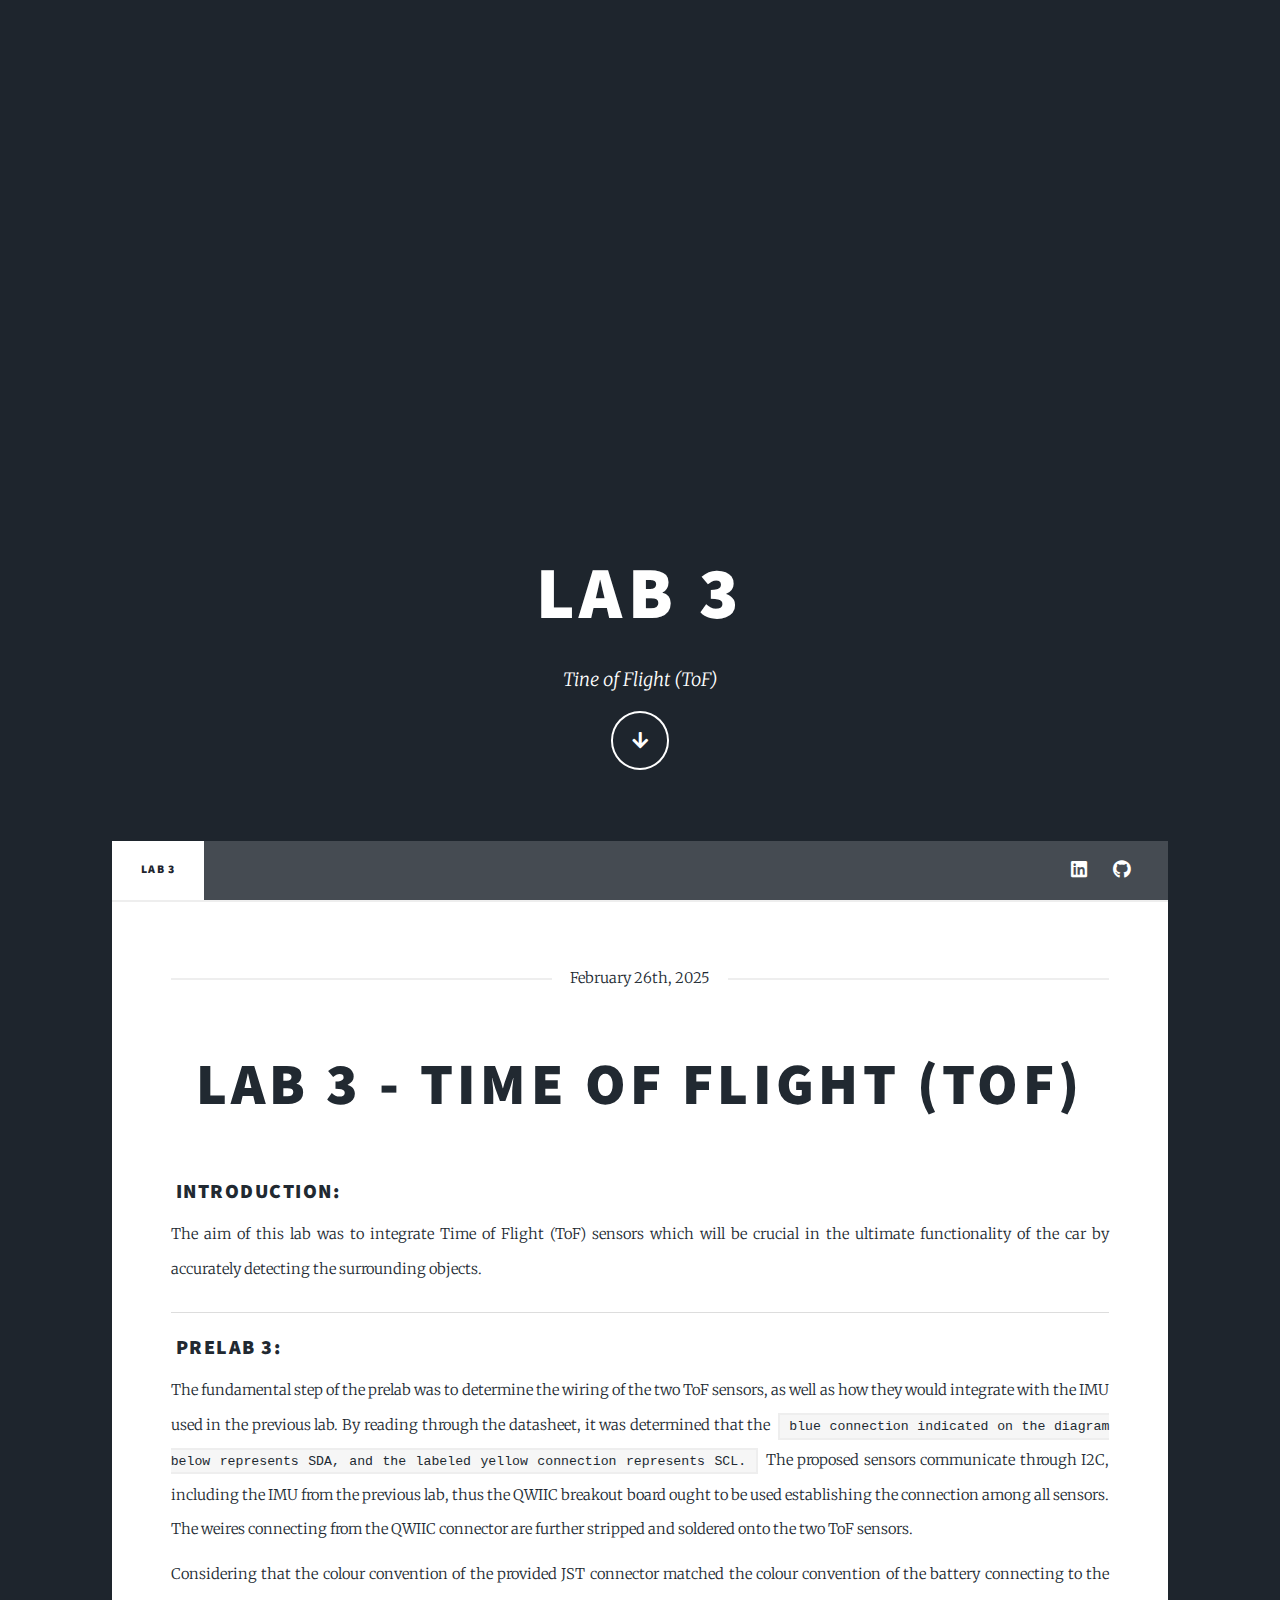
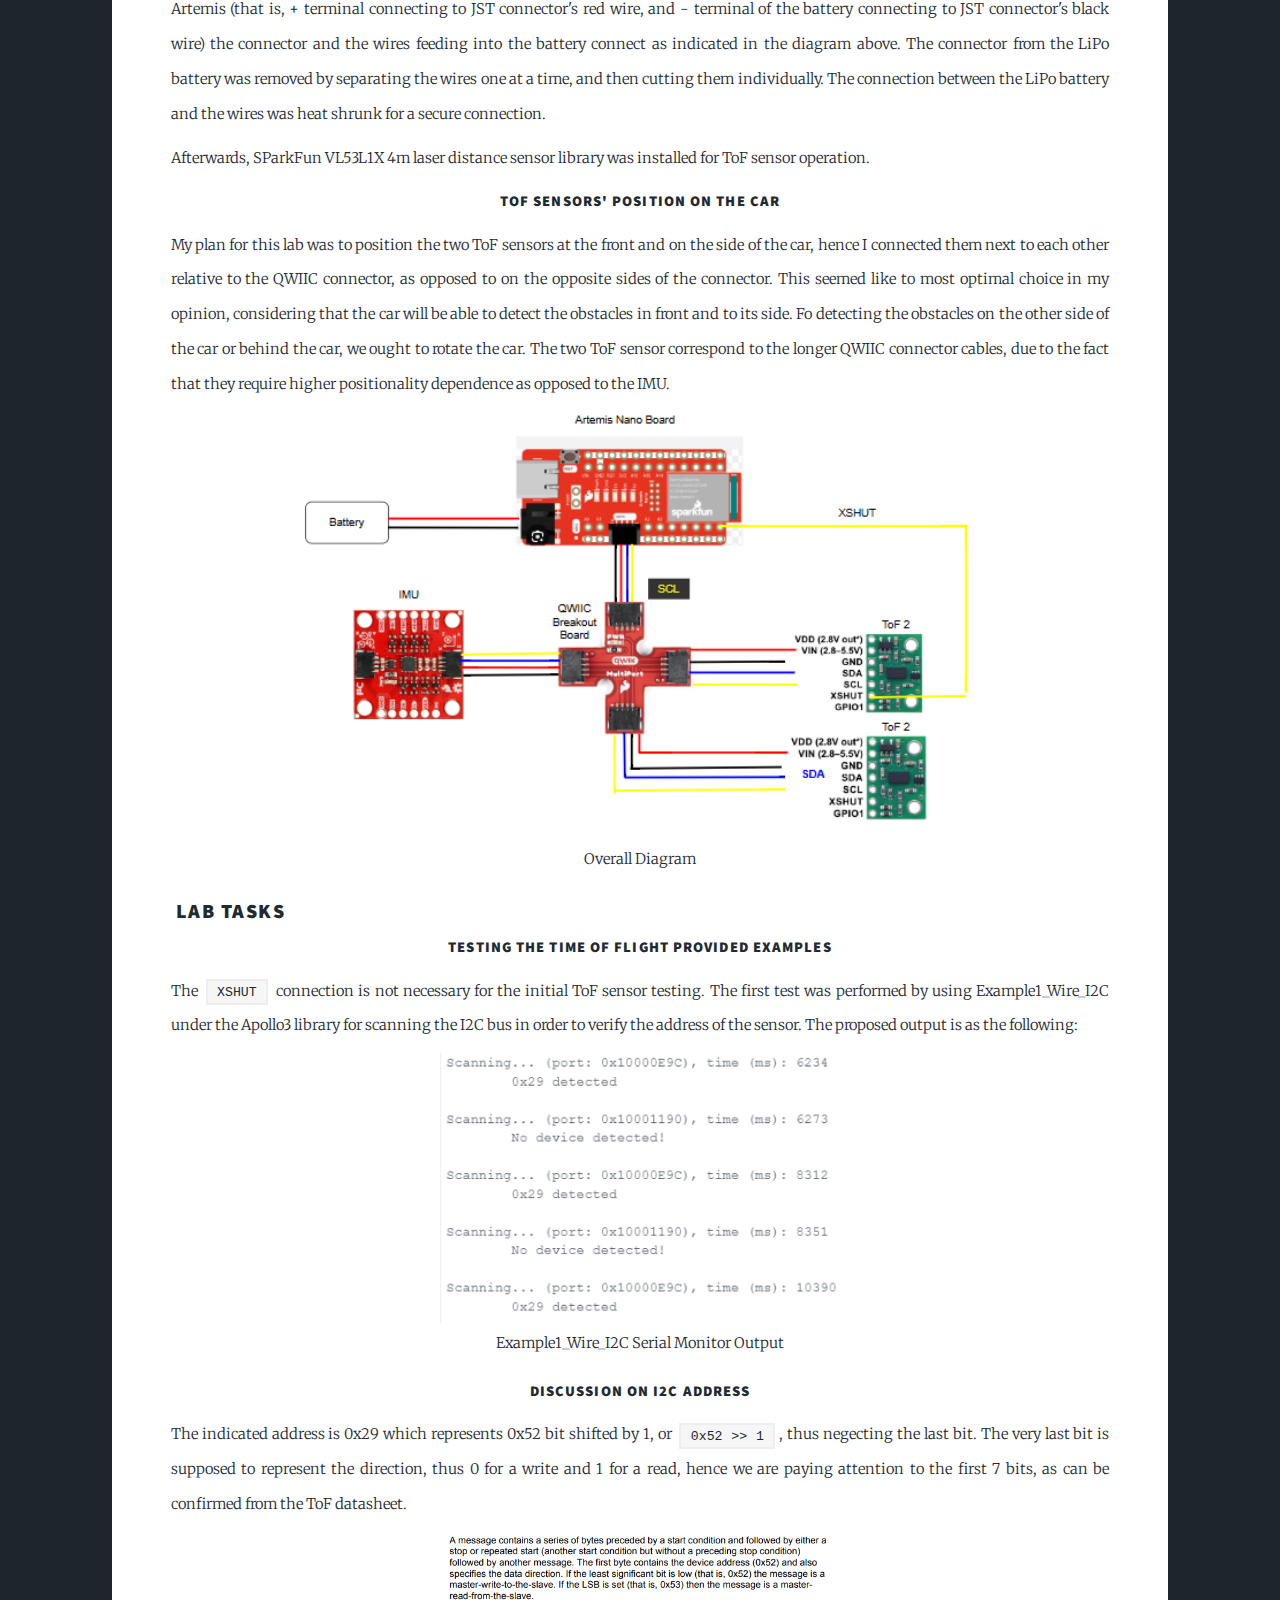
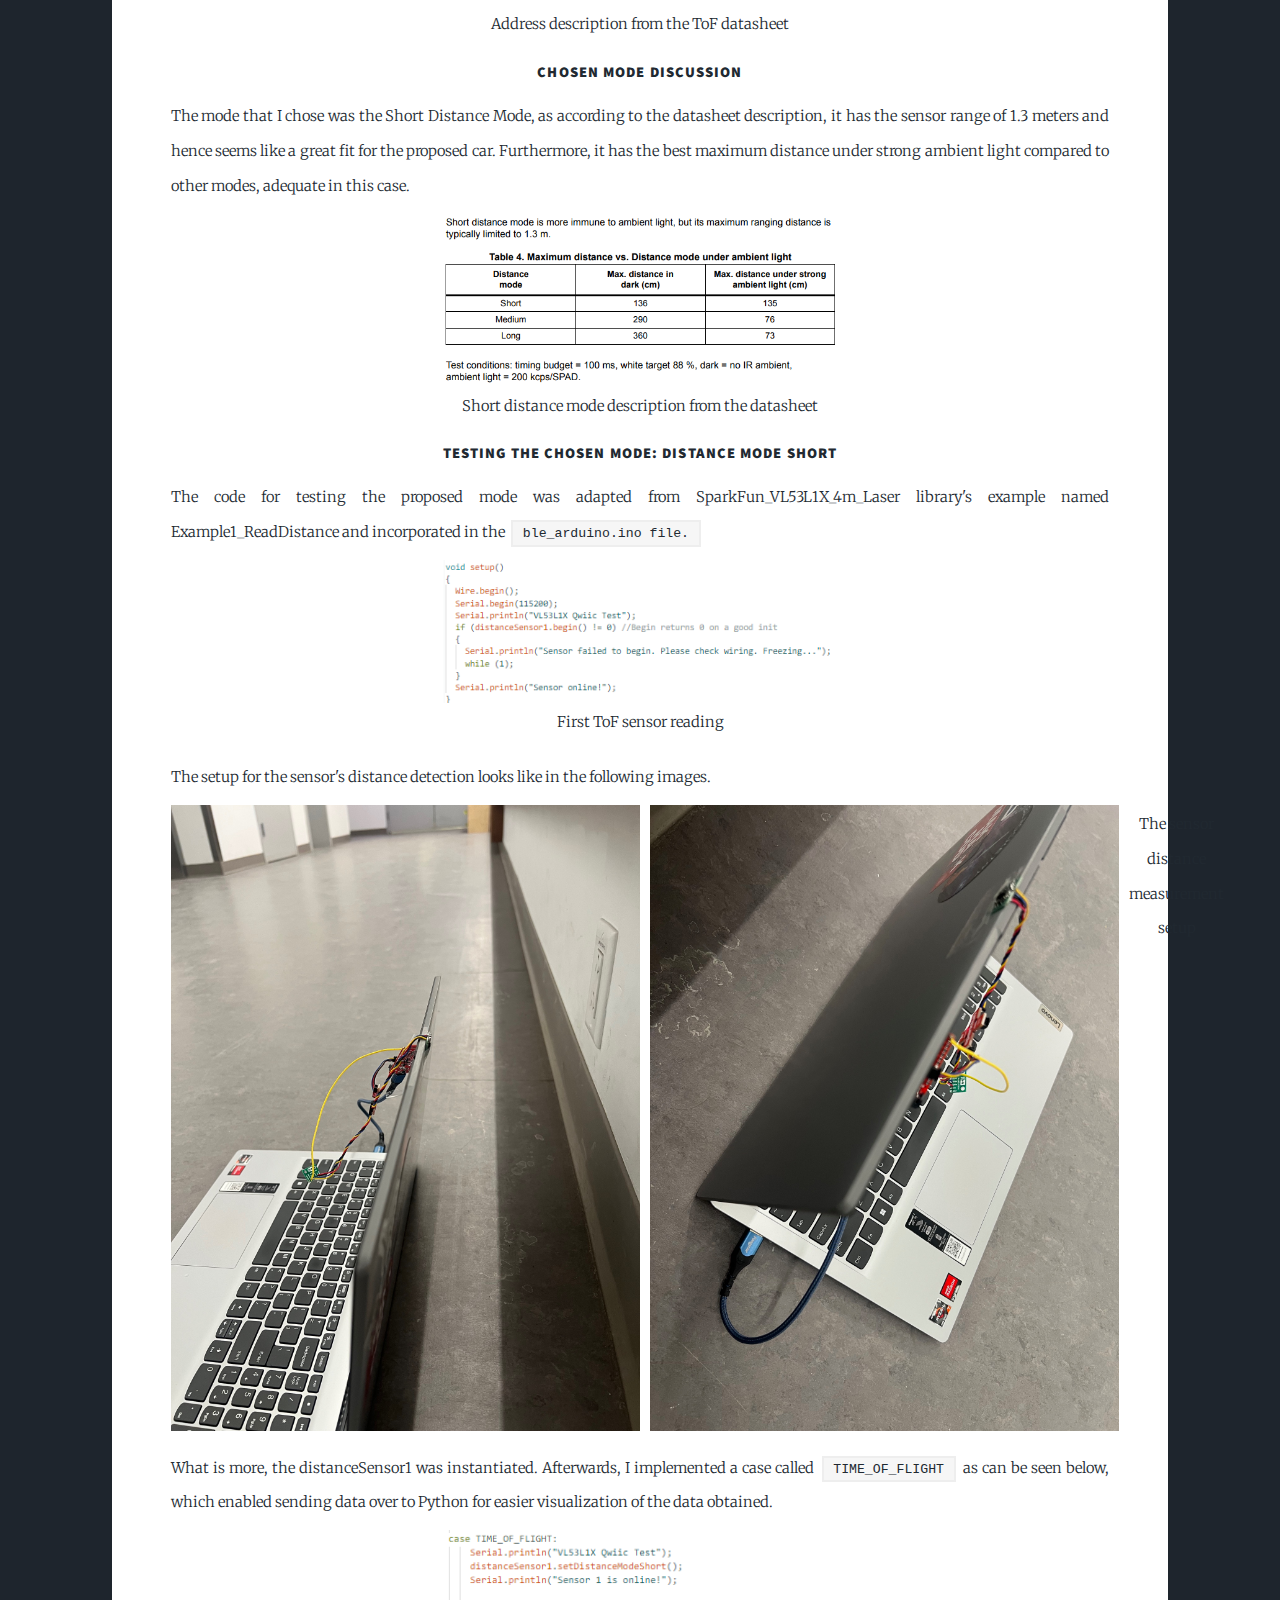
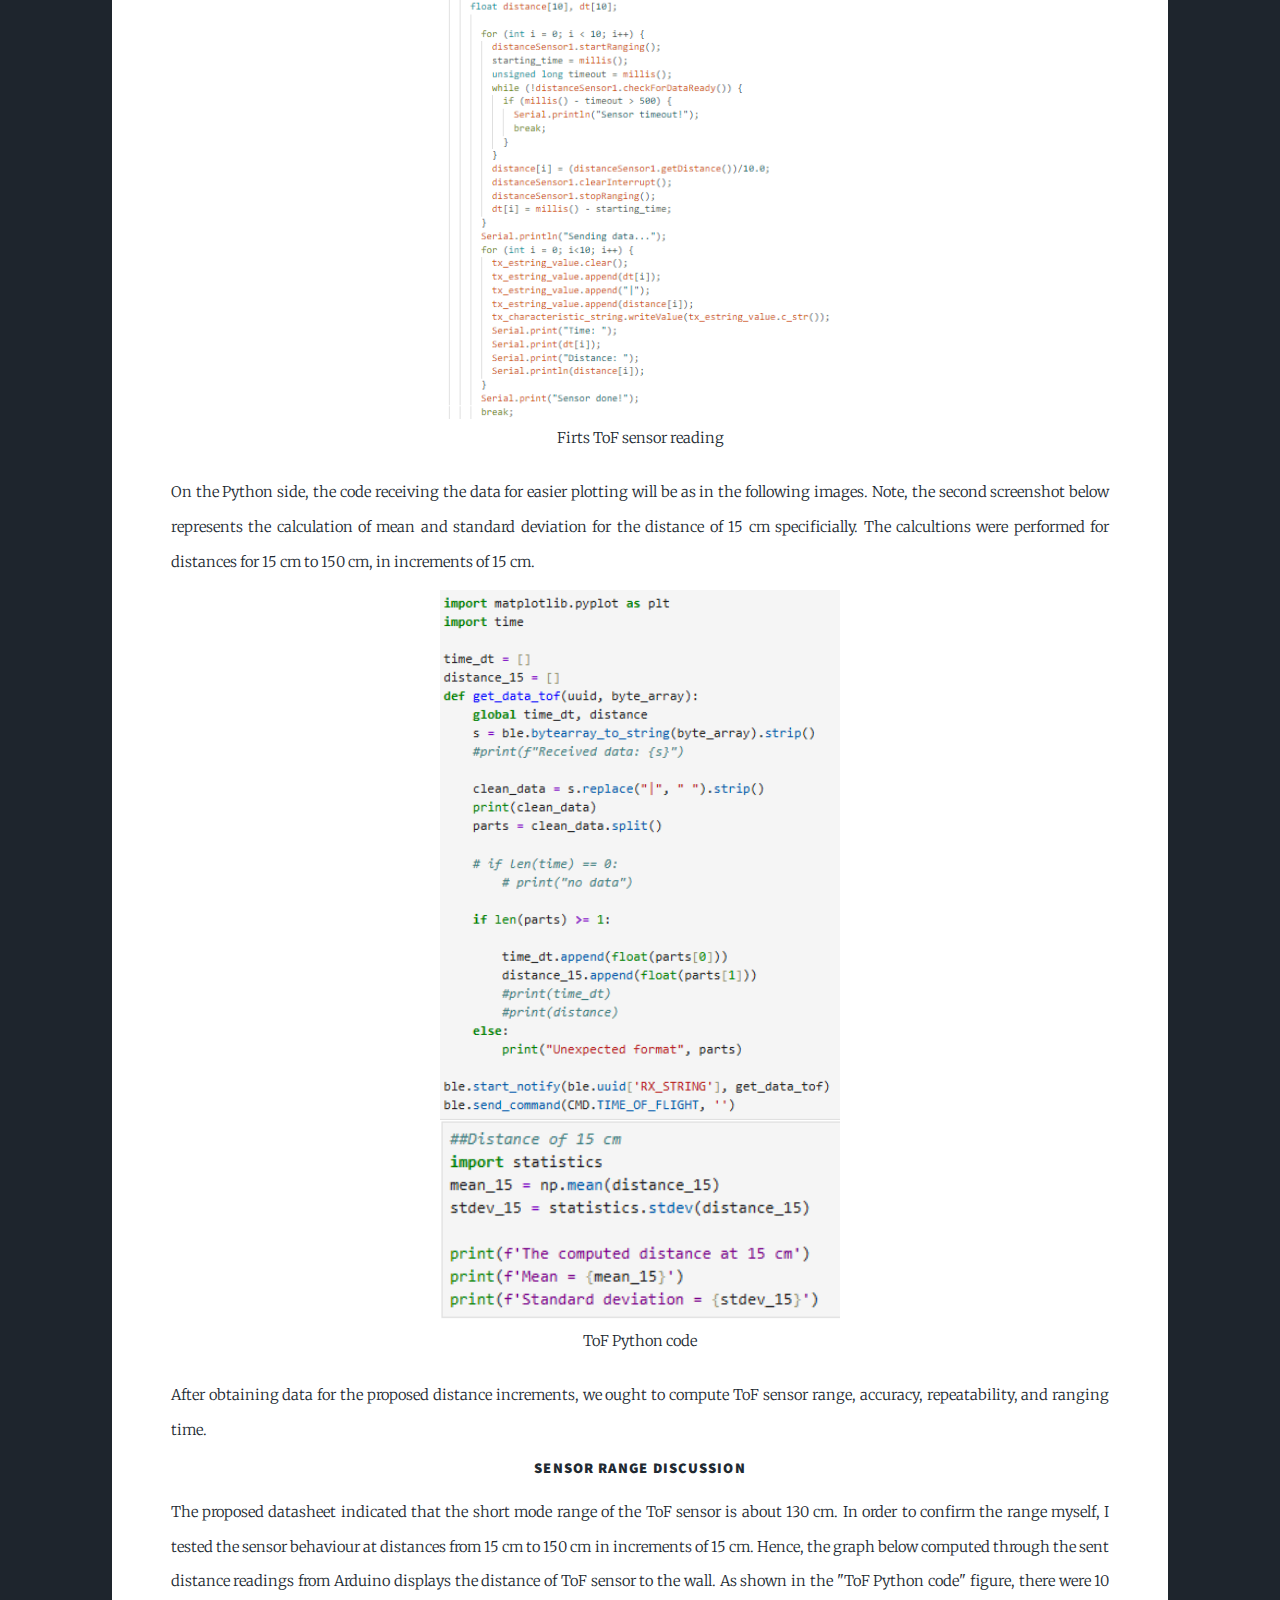
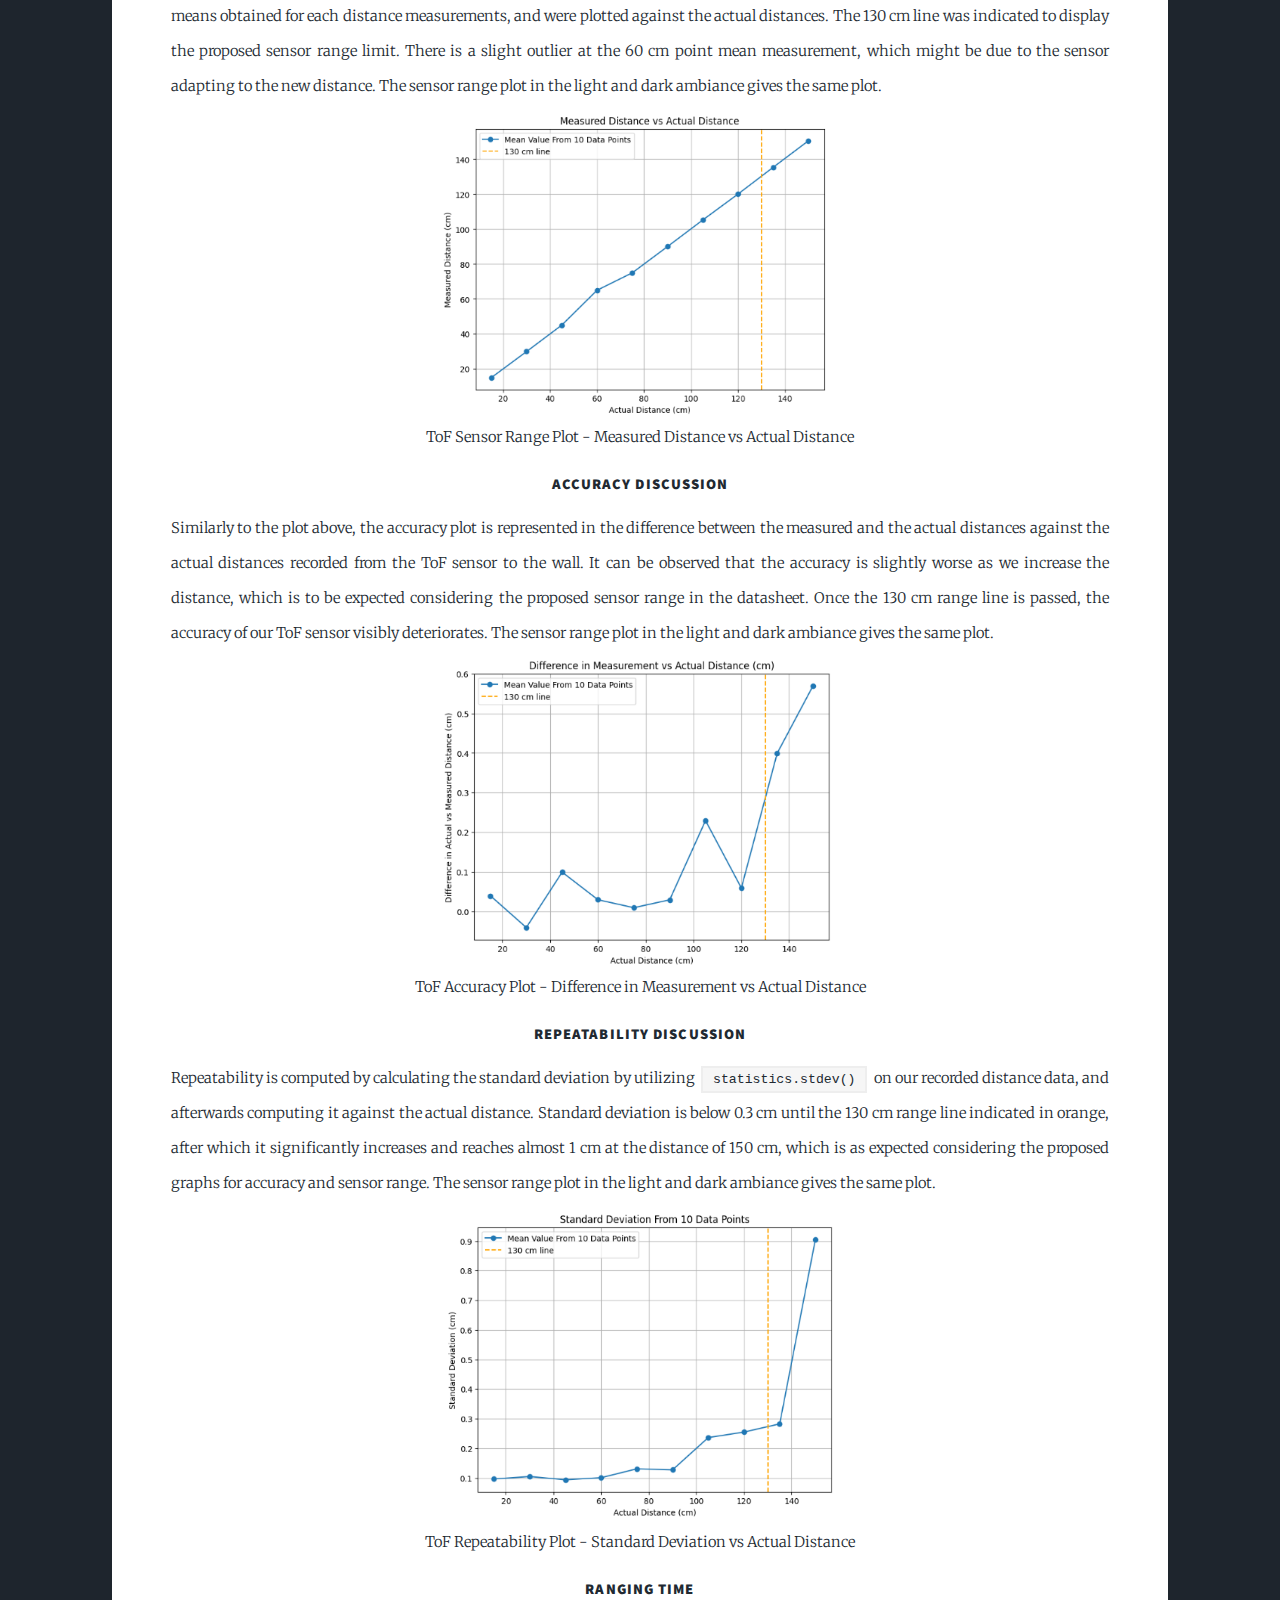
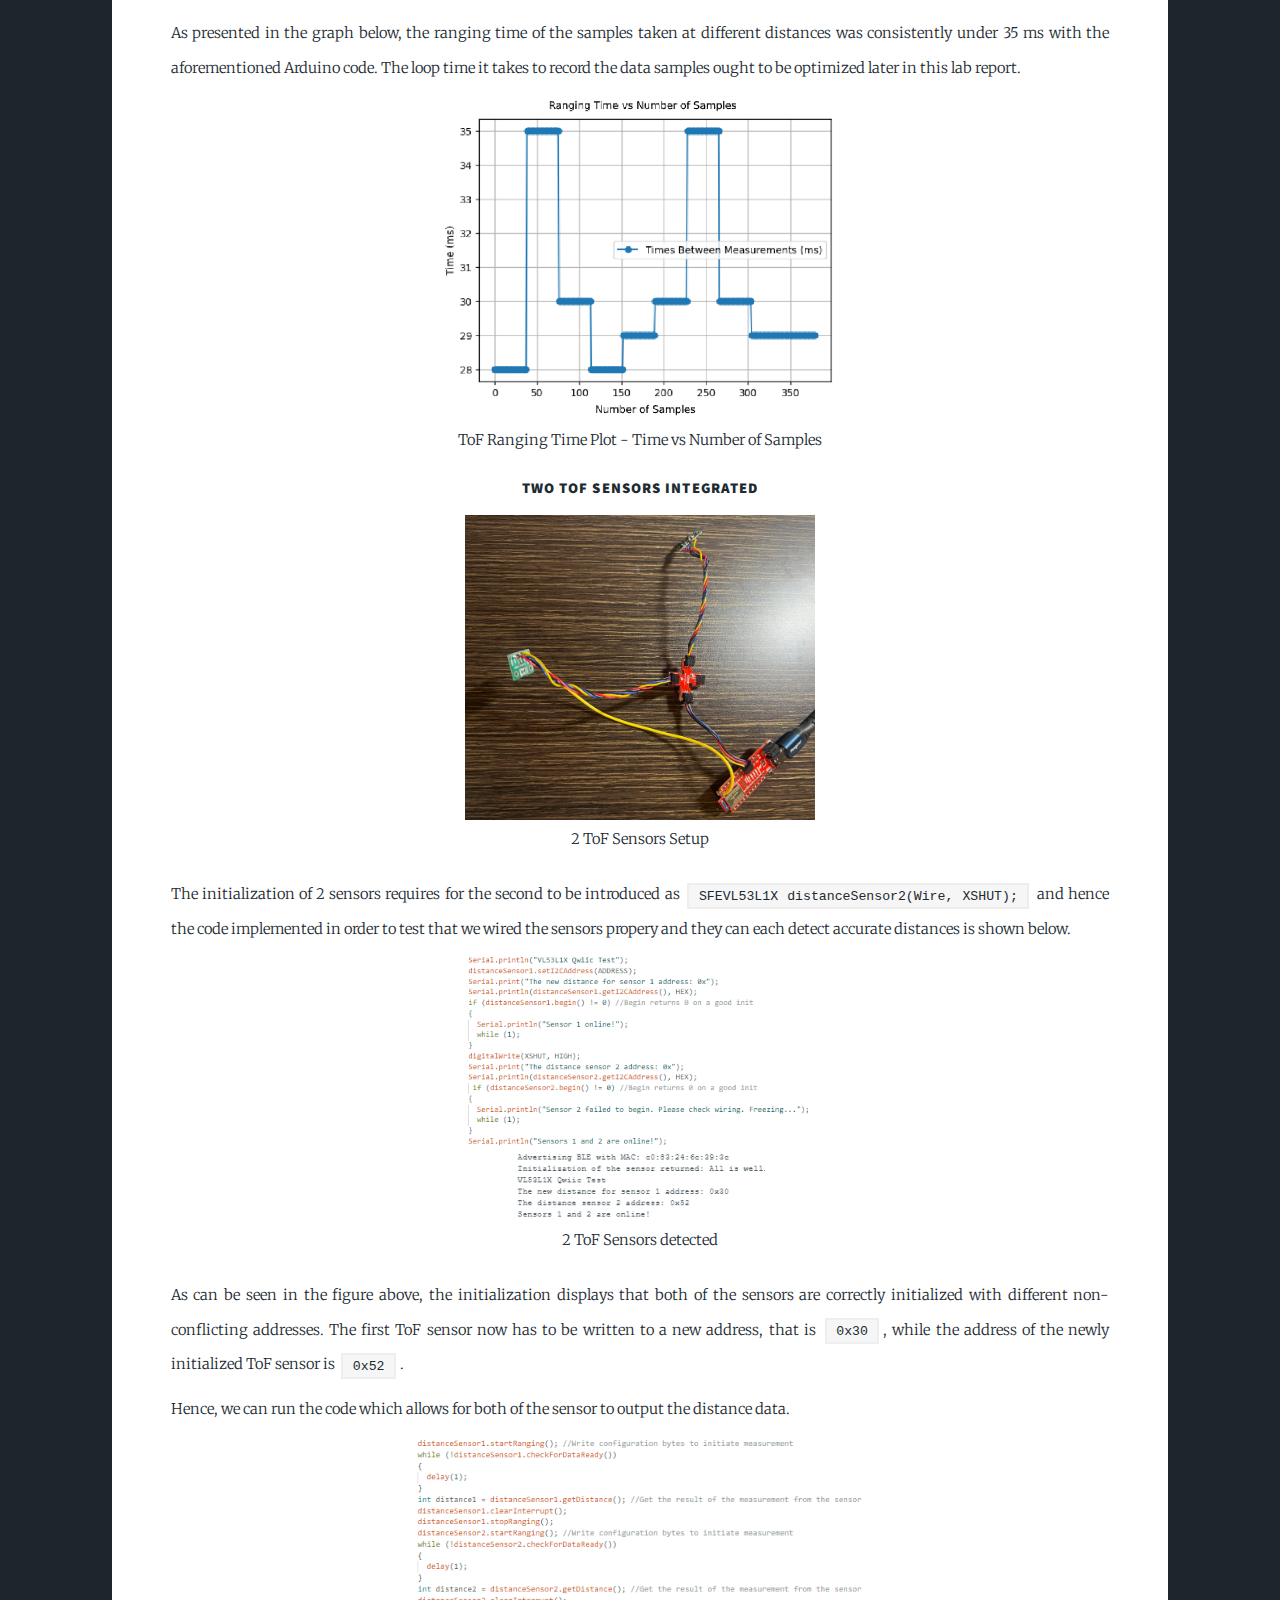
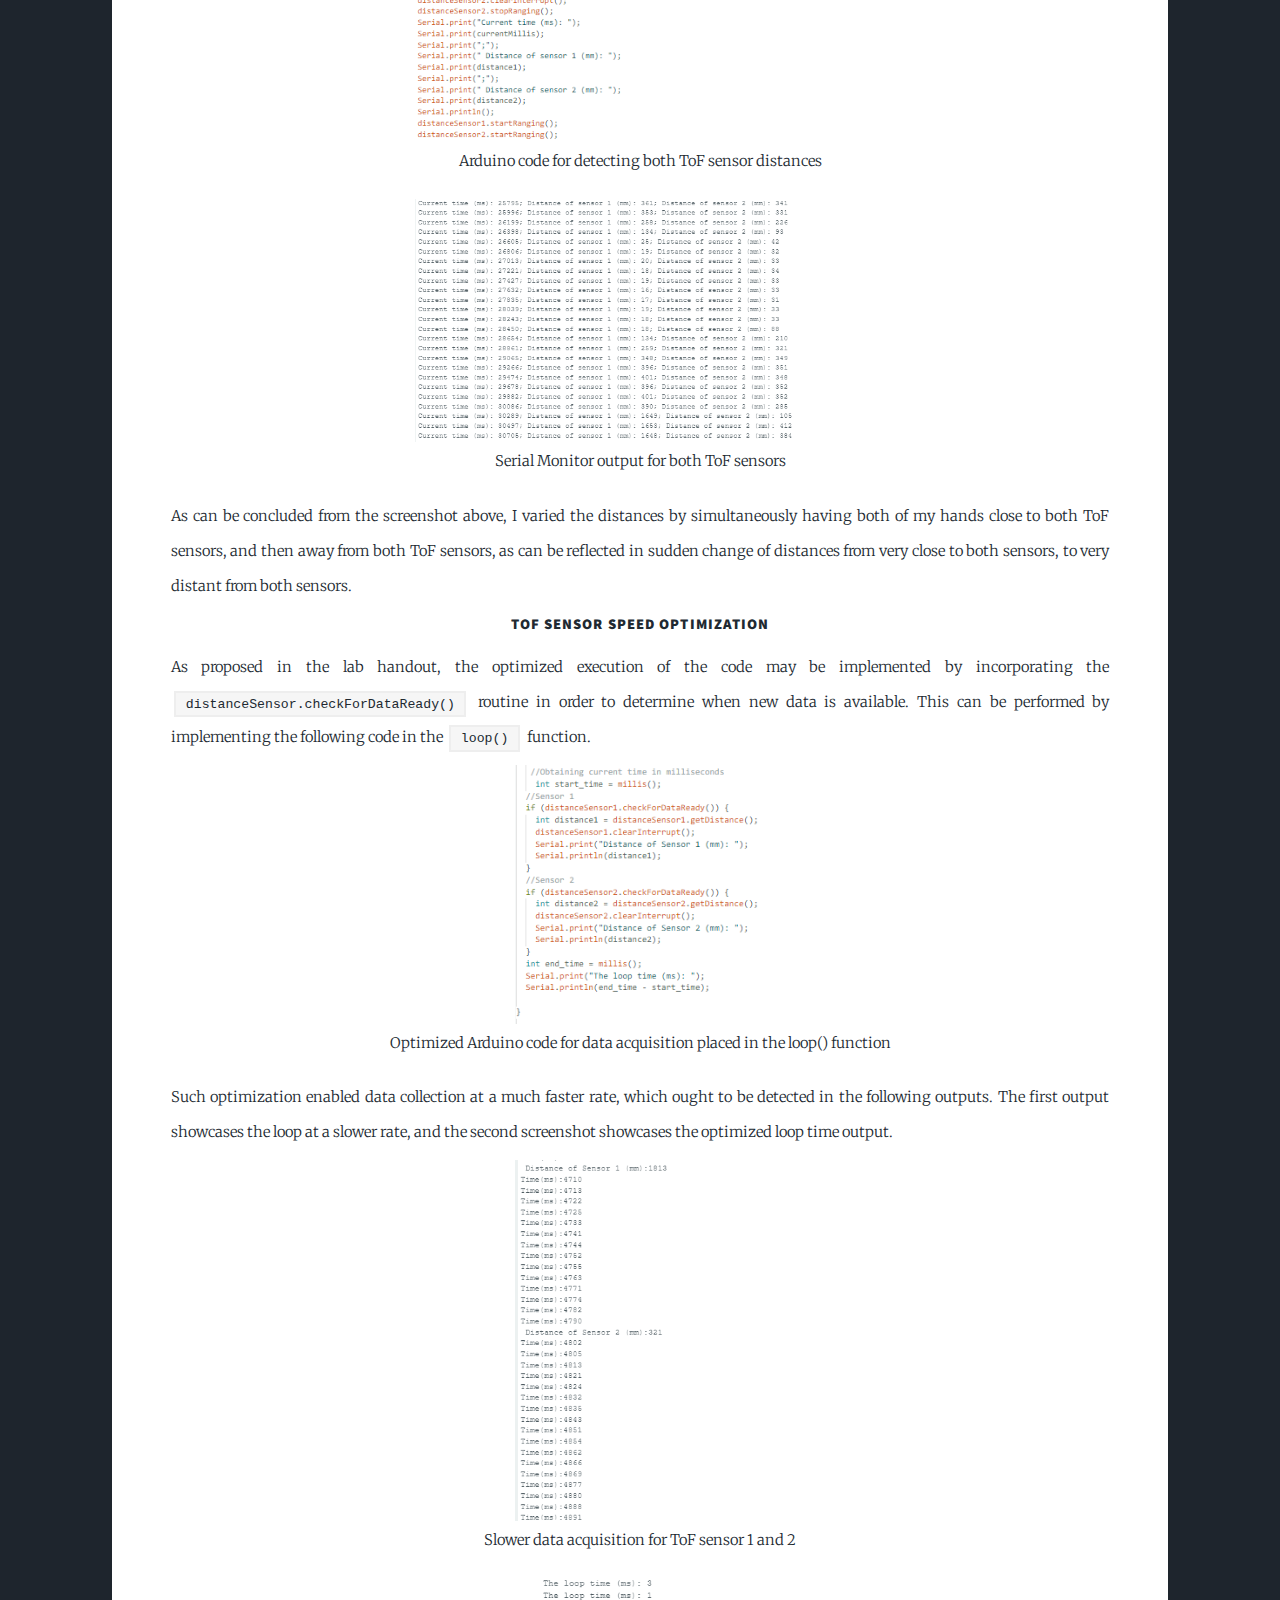
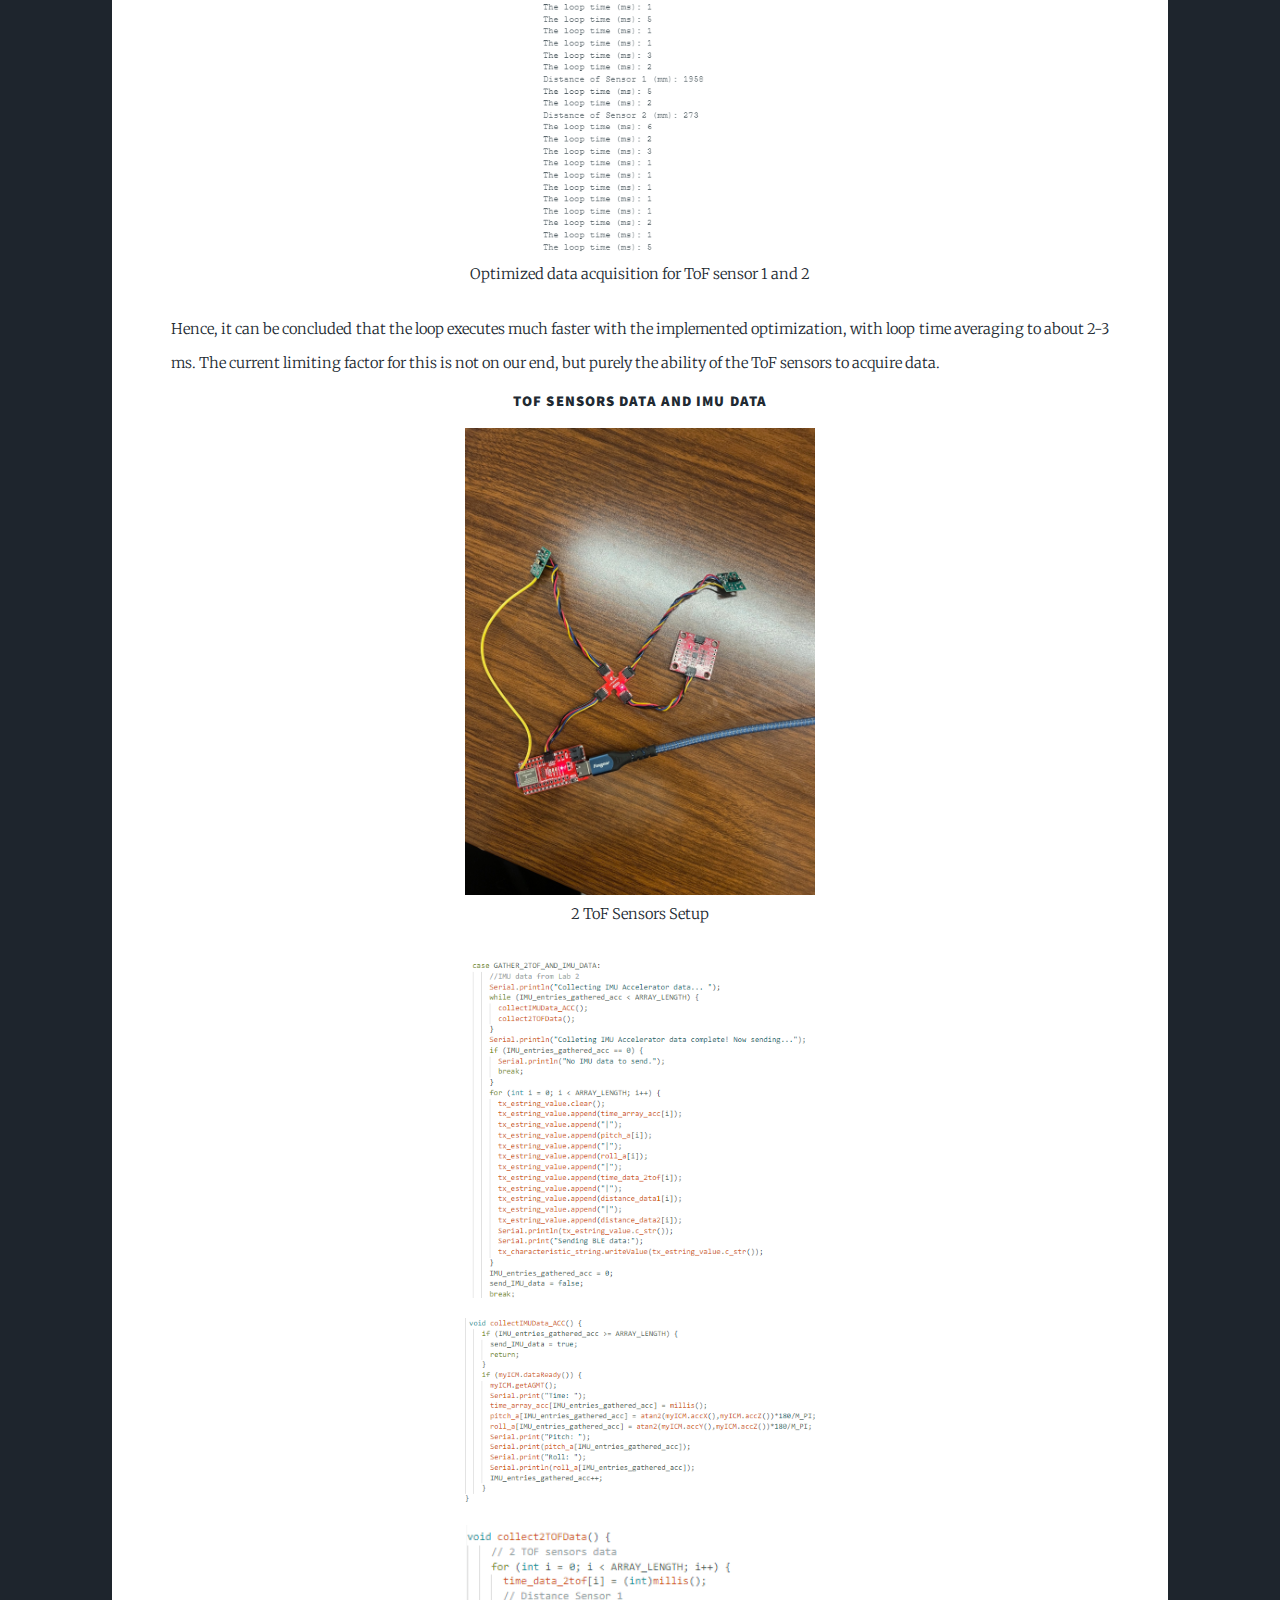
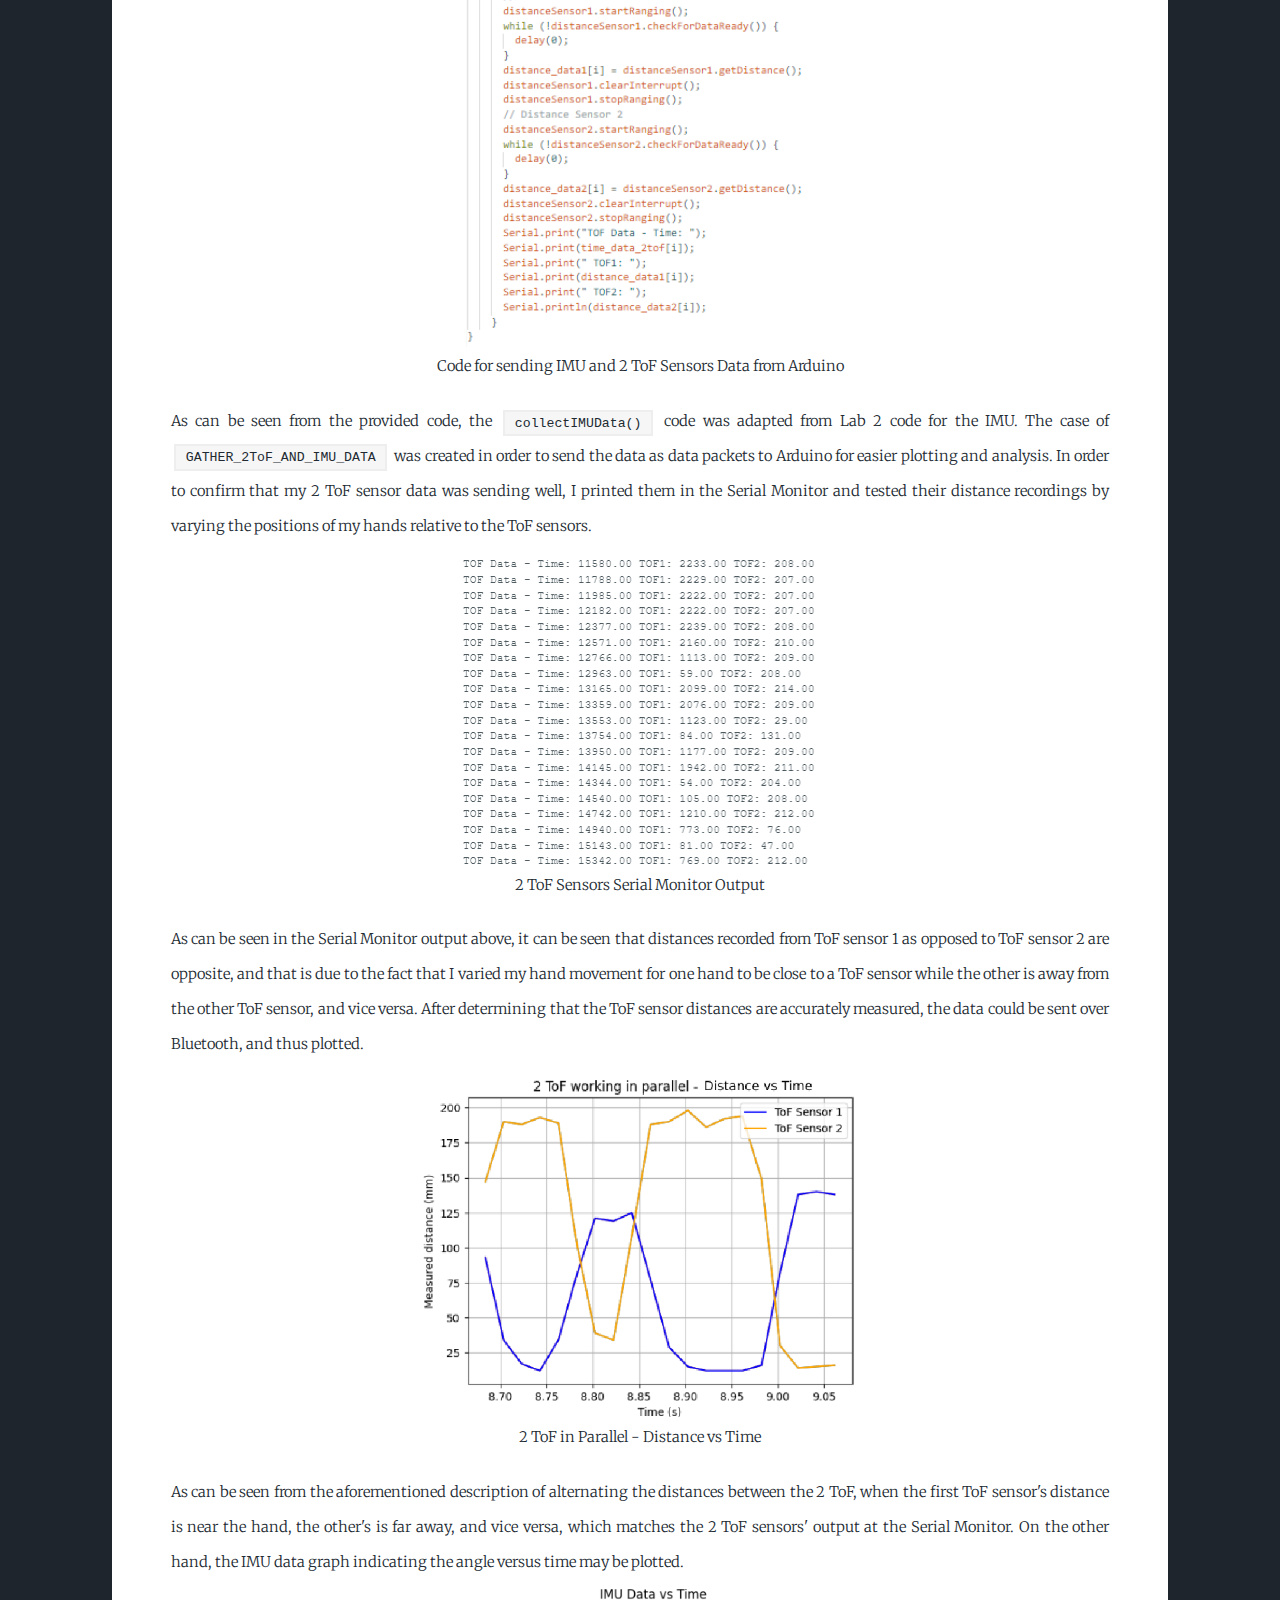
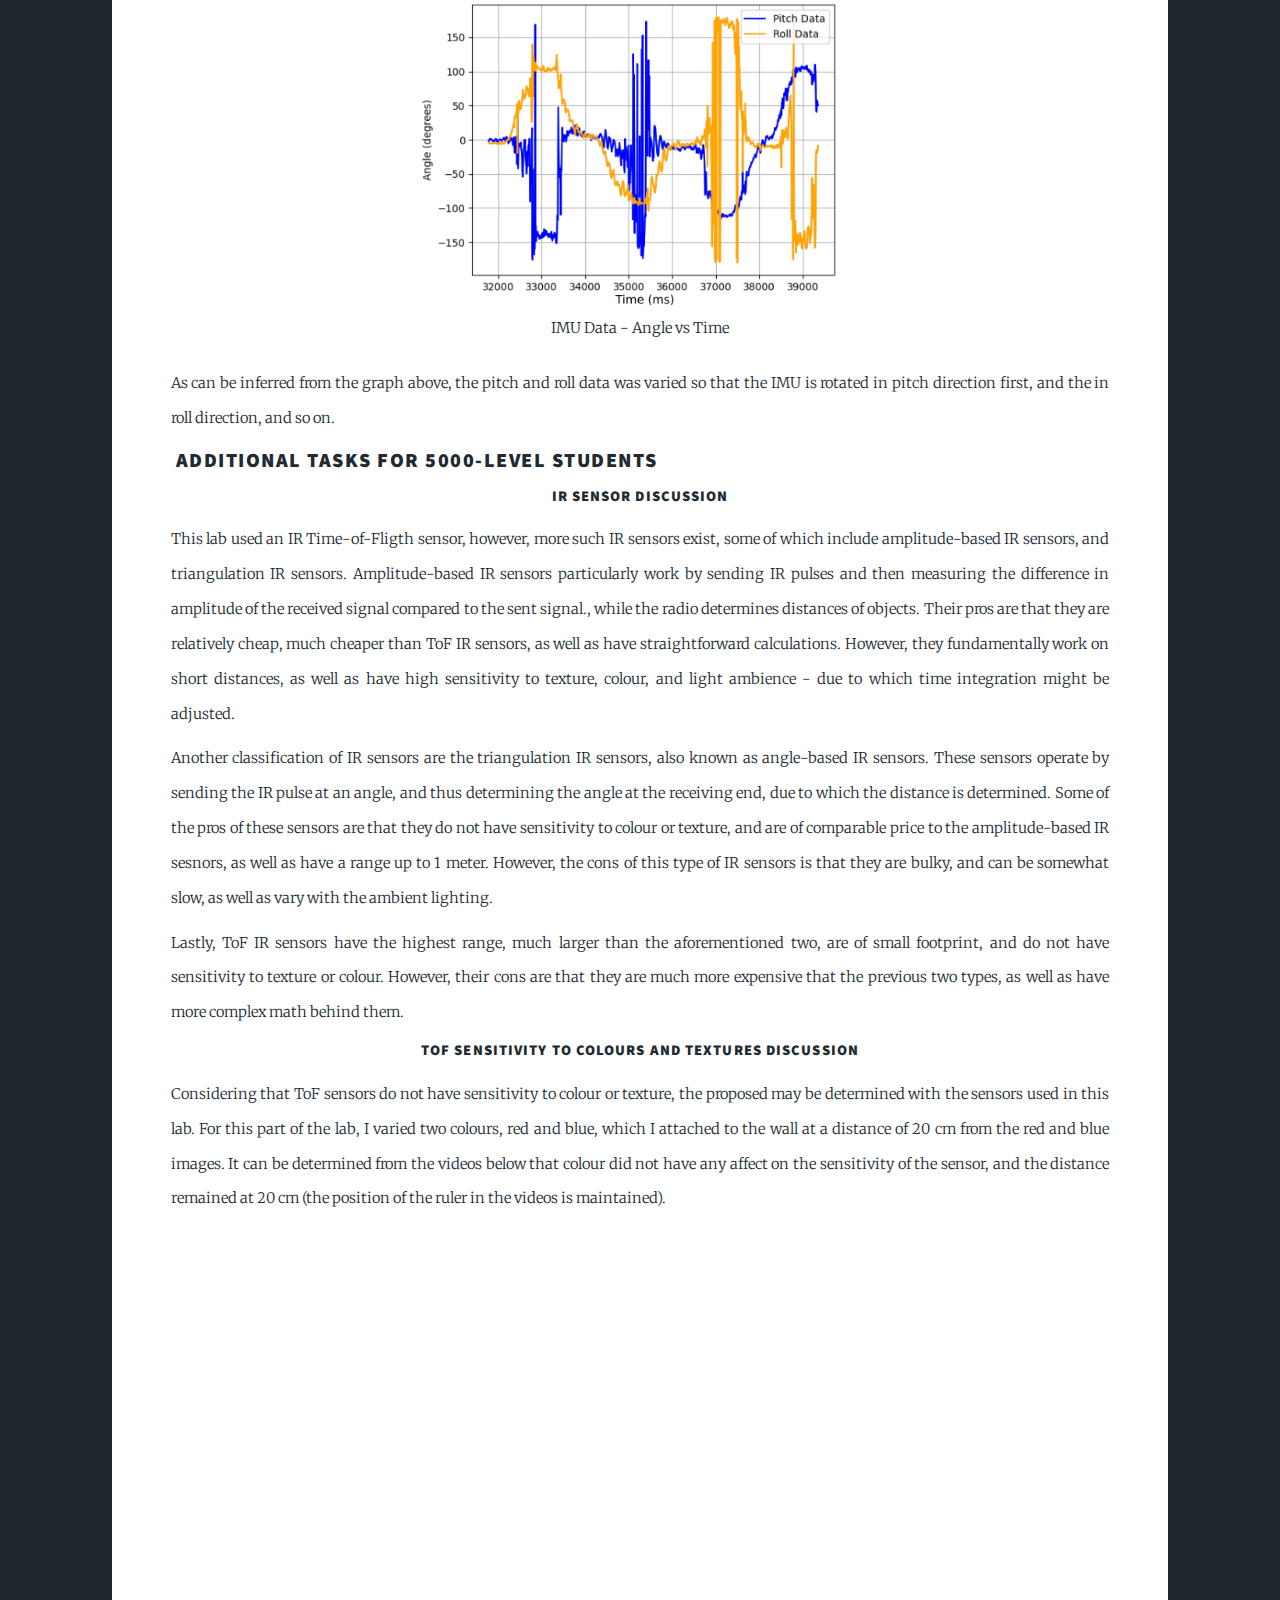
<file: lab3.html>
<!DOCTYPE html>
<html lang="en">
    <head>
		<title>ECE5160 Portfolio</title>
		<meta charset="utf-8" />
		<meta name="viewport" content="width=device-width, initial-scale=1, user-scalable=no" />
		<link rel="stylesheet" href="assets/css/main.css" />
		<noscript><link rel="stylesheet" href="assets/css/noscript.css" /></noscript>
	</head>
<body class="is-preload">
		<!-- Wrapper -->
		<!--	<div id="wrapper" class="fade-in"> -->

				<!-- Intro -->
                <div id="intro">
                    <h1>LAB 3</h1>
                    <p>Tine of Flight (ToF)</p>
                    <ul class="actions">
                        <li><a href="#header" class="button icon solid solo fa-arrow-down scrolly">Continue</a></li>
                    </ul>
                </div>

            <!-- Header -->
            <header id="header">
                    <a href="index.html" class="logo">ECE 5160 | Fast Robots: Lab 3</a>
                </header>

                

            <!-- Nav -->
                <nav id="nav">
                    <ul class="links">
                        <li class="active"><a href="index.html">LAB 3</a></li>
                    </ul>
                    <ul class="icons">
                        <li><a href="https://www.linkedin.com/in/katarina-duric/" class="icon brands fa-linkedin"><span class="label">Linkedin</span></a></li> 
                        <li><a href="https://github.com/kd374" class="icon brands fa-github"><span class="label">GitHub</span></a></li>
                </nav>

				<!-- Main -->
                <div id="main">

                    <!-- Featured Post -->
                    <head>
                        <meta charset="UTF-8">
                        <meta name="viewport" content="width=device-width, initial-scale=1.0">
                        <title>LAB 3</title>
                    
                        <!-- Inline CSS for this page only -->
                        <style>
                            /* Reduce spacing between paragraphs, sections, and images */
                            p, h3, h2, pre, img {
                                margin-bottom: 10px; /* Less space between rows */
                            }
                    
                            /* Reduce spacing between sections */
                            .content-section {
                                margin-bottom: 15px; /* Less space between sections */
                                padding-bottom: 5px;
                                
                                border-bottom: 1px solid #ddd;  /* Adds a light gray line */
                                padding-bottom: 15px;
                                 margin-bottom: 20px;

                            }
                    
                            /* Make subtitles (h3) left-aligned */
                            h3 {
                                text-align: left;
                                font-size: 20px; /* Adjust subtitle font size */
                                margin-left: 5px;
                            }
                    
                            /* Center images */
                            .center-content img {
                                display: block;
                                margin: 0 auto;
                                width: 500px; /* Adjust width */
                                height: auto;
                            }
                    
                            /* Center code blocks */
                            pre {
                                background-color: #f4f4f4;
                                padding: 10px;
                                border-radius: 5px;
                                overflow-x: auto;
                                text-align: left;
                                font-family: monospace;
                            }
                        </style>
                    </head>
                    <body>
                    
                        <!-- Featured Post -->
                        <article class="post featured">
                            <header class="major">
                                <span class="date">February 26th, 2025</span>
                                <h2>LAB 3 - Time of Flight (ToF)</h2>
                            </header>
                    
                            <!-- Introduction -->
                            <section class="content-section">
                                <h3>Introduction:</h3>
                                <p>The aim of this lab was to integrate Time of Flight (ToF) sensors which will be crucial in the ultimate functionality of the car by accurately detecting the surrounding objects.</p>
                            </section>
                    
                            <!-- Virtual Environment Setup -->
                            <section class="content-section">
                                <h3>Prelab 3: </h3>
                                <p>The fundamental step of the prelab was to determine the wiring of the two ToF sensors, as well as how they would integrate with the IMU used in the previous lab. By reading through the datasheet, it was determined that the <code> blue connection indicated on the diagram below represents SDA, and the labeled yellow connection represents SCL.</code> The proposed sensors communicate through I2C, including the IMU from the previous lab, thus the QWIIC breakout board ought to be used establishing the connection among all sensors. The weires connecting from the QWIIC connector are further stripped and soldered onto the two ToF sensors.</p>
                               
                                <p> Considering that the colour convention of the provided JST connector matched the colour convention of the battery connecting to the Artemis (that is, + terminal connecting to JST connector's red wire, and - terminal of the battery connecting to JST connector's black wire) the connector and the wires feeding into the battery connect as indicated in the diagram above. The connector from the LiPo battery was removed by separating the wires one at a time, and then cutting them individually. The connection between the LiPo battery and the wires was heat shrunk for a secure connection.</p>
                                <p>Afterwards, SParkFun VL53L1X 4m laser distance sensor library was installed for ToF sensor operation.</p>
                    

                            <!-- Image Centered -->
                            <section class="content-section">
                                <h3> </h3>
                                <h4></h4>
                                <h4>ToF Sensors' Position on the car</h4>
                                <p>My plan for this lab was to position the two ToF sensors at the front and on the side of the car, hence I connected them next to each other relative to the QWIIC connector, as opposed to on the opposite sides of the connector. This seemed like to most optimal choice in my opinion, considering that the car will be able to detect the obstacles in front and to its side. Fo detecting the obstacles on the other side of the car or behind the car, we ought to rotate the car. The two ToF sensor correspond to the longer QWIIC connector cables, due to the fact that they require higher positionality dependence as opposed to the IMU.</p>
                                <figure style="margin: 0; text-align: center;">
                                    <img src="images/diagram_overall.png" alt="Lab 3" width="700" style="display: block; margin: 0 auto;">
                                    <figcaption style="margin: 0; padding-top: 2px; padding-bottom: 20px; padding-left: px;">Overall Diagram</figcaption>
                                </figure>
                                <h3>Lab tasks</h3>
                                <h4>Testing the Time of Flight provided examples </h4>
                                <p>The <code>XSHUT</code> connection is not necessary for the initial ToF sensor testing. The first test was performed by using Example1_Wire_I2C under the Apollo3 library for scanning the I2C bus in order to verify the address of the sensor. The proposed output is as the following: </p>
                                <figure style="margin: 0; text-align: center;">
                                    <img src="images/i2c_output.png" alt="Lab 3" width="400" style="display: block; margin: 0 auto;">
                                    <figcaption style="margin: 0; padding-top: 2px; padding-bottom: 20px; padding-left: px;">Example1_Wire_I2C Serial Monitor Output</figcaption>
                                </figure>
                                <h4>Discussion on I2C address</h4>
                                <p>The indicated address is 0x29 which represents 0x52 bit shifted by 1, or <code>0x52 >> 1</code>, thus negecting the last bit. The very last bit is supposed to represent the direction, thus 0 for a write and 1 for a read, hence we are paying attention to the first 7 bits, as can be confirmed from the ToF datasheet.</code></p>
                                <figure style="margin: 0; text-align: center;">
                                    <img src="images/message_from_datasheet.png" alt="Lab 3" width="400" style="display: block; margin: 0 auto;">
                                    <figcaption style="margin: 0; padding-top: 2px; padding-bottom: 20px; padding-left: px;">Address description from the ToF datasheet</figcaption>
                                </figure>
                                <h4>Chosen mode discussion</h4>
                                <p>The mode that I chose was the Short Distance Mode, as according to the datasheet description, it has the sensor range of 1.3 meters and hence seems like a great fit for the proposed car. Furthermore, it has the best maximum distance under strong ambient light compared to other modes, adequate in this case.</p>
                                <figure style="margin: 0; text-align: center;">
                                    <img src="images/datasheet_2.png" alt="Lab 3" width="400" style="display: block; margin: 0 auto;">
                                    <figcaption style="margin: 0; padding-top: 2px; padding-bottom: 20px; padding-left: px;">Short distance mode description from the datasheet</figcaption>
                                </figure>
                                <h4>Testing the chosen mode: Distance Mode SHort</h4>
                                <p>The code for testing the proposed mode was adapted from SparkFun_VL53L1X_4m_Laser library's example named Example1_ReadDistance and incorporated in the <code>ble_arduino.ino file.</code> </p>
                                <figure style="margin: 0; text-align: center;">
                                    <img src="images/1tof_sensor_code_new.png" alt="Lab 3" width="400" style="display: block; margin: 0 auto;">
                                    <figcaption style="margin: 0; padding-top: 2px; padding-bottom: 20px; padding-left: px;">First ToF sensor reading</figcaption>
                                </figure>
                                <p>The setup for the sensor's distance detection looks like in the following images.</p>
                                <div style="display: flex; gap: 10px;">
                                    <img src="images/IMG_0279.jpg" alt="Image 1" style="width: 50%;">
                                    <img src="images/IMG_0281.jpg" alt="Image 2" style="width: 50%;">
                                    <figcaption style="margin: 0; padding-top: 2px; padding-bottom: 20px; padding-left: px;">The sensor distance measurement setup</figcaption>
                                </div>
                                  <p></p>

                                <p>What is more, the distanceSensor1 was instantiated. Afterwards, I implemented a case called <code>TIME_OF_FLIGHT</code> as can be seen below, which enabled sending data over to Python for easier visualization of the data obtained.</p>
                                <p></p>
                                <figure style="margin: 0; text-align: center;">
                                    <img src="images/case_TOF.png" alt="Lab 3" width="400" style="display: block; margin: 0 auto;">
                                    <figcaption style="margin: 0; padding-top: 2px; padding-bottom: 20px; padding-left: px;">Firts ToF sensor reading</figcaption>
                                </figure>
                                <p>On the Python side, the code receiving the data for easier plotting will be as in the following images. Note, the second screenshot below represents the calculation of mean and standard deviation for the distance of 15 cm specificially. The calcultions were performed for distances for 15 cm to 150 cm, in increments of 15 cm.</p>
                                <figure style="margin: 0; text-align: center;">
                                    <img src="images/python_code_for_tof.png" alt="Lab 3" width="400" style="display: block; margin: 0 auto;">
                                </figure>
                                <figure style="margin: 0; text-align: center;">
                                    <img src="images/python_code_for_tof2.png" alt="Lab 3" width="400" style="display: block; margin: 0 auto;">
                                    <figcaption style="margin: 0; padding-top: 2px; padding-bottom: 20px; padding-left: px;">ToF Python code</figcaption>
                                </figure>
                                <p>After obtaining data for the proposed distance increments, we ought to compute ToF sensor range, accuracy, repeatability, and ranging time. </p>
                                <h4>Sensor Range Discussion</h4>
                                <p>The proposed datasheet indicated that the short mode range of the ToF sensor is about 130 cm. In order to confirm the range myself, I tested the sensor behaviour at distances from 15 cm to 150 cm in increments of 15 cm. Hence, the graph below computed through the sent distance readings from Arduino displays the distance of ToF sensor to the wall. As shown in the "ToF Python code" figure, there were 10 means obtained for each distance measurements, and were plotted against the actual distances. The 130 cm line was indicated to display the proposed sensor range limit. There is a slight outlier at the 60 cm point mean measurement, which might be due to the sensor adapting to the new distance. The sensor range plot in the light and dark ambiance gives the same plot.</p>
                                <figure style="margin: 0; text-align: center;">
                                    <img src="images/sensor_range_plot.png" alt="Lab 3" width="400" style="display: block; margin: 0 auto;">
                                    <figcaption style="margin: 0; padding-top: 2px; padding-bottom: 20px; padding-left: px;">ToF Sensor Range Plot - Measured Distance vs Actual Distance</figcaption>
                                </figure>
                                <h4>Accuracy Discussion</h4>
                                <p>Similarly to the plot above, the accuracy plot is represented in the difference between the measured and the actual distances against the actual distances recorded from the ToF sensor to the wall. It can be observed that the accuracy is slightly worse as we increase the distance, which is to be expected considering the proposed sensor range in the datasheet. Once the 130 cm range line is passed, the accuracy of our ToF sensor visibly deteriorates. The sensor range plot in the light and dark ambiance gives the same plot.</p>
                                <figure style="margin: 0; text-align: center;">
                                    <img src="images/accuracy_plot.png" alt="Lab 3" width="400" style="display: block; margin: 0 auto;">
                                    <figcaption style="margin: 0; padding-top: 2px; padding-bottom: 20px; padding-left: px;">ToF Accuracy Plot - Difference in Measurement vs Actual Distance</figcaption>
                                </figure>
                                <h4>Repeatability Discussion</h4>
                                <p>Repeatability is computed by calculating the standard deviation by utilizing <code>statistics.stdev()</code> on our recorded distance data, and afterwards computing it against the actual distance. Standard deviation is below 0.3 cm until the 130 cm range line indicated in orange, after which it significantly increases and reaches almost 1 cm at the distance of 150 cm, which is as expected considering the proposed graphs for accuracy and sensor range. The sensor range plot in the light and dark ambiance gives the same plot.</p>
                                <figure style="margin: 0; text-align: center;">
                                    <img src="images/repeatability_plot.png" alt="Lab 3" width="400" style="display: block; margin: 0 auto;">
                                    <figcaption style="margin: 0; padding-top: 2px; padding-bottom: 20px; padding-left: px;">ToF Repeatability Plot - Standard Deviation vs Actual Distance</figcaption>
                                </figure>
                                <h4>Ranging Time</h4>
                                <p>As presented in the graph below, the ranging time of the samples taken at different distances was consistently under 35 ms with the aforementioned Arduino code. The loop time it takes to record the data samples ought to be optimized later in this lab report.</p>
                                <figure style="margin: 0; text-align: center;">
                                    <img src="images/rangingtime_plot.png" alt="Lab 3" width="400" style="display: block; margin: 0 auto;">
                                    <figcaption style="margin: 0; padding-top: 2px; padding-bottom: 20px; padding-left: px;">ToF Ranging Time Plot - Time vs Number of Samples</figcaption>
                                </figure>

                                <h4>Two ToF Sensors Integrated</h4>
                                <figure style="margin: 0; text-align: center;">
                                    <img src="images/IMG_0299 (1).jpg" alt="Lab 3" width="350" style="display: block; margin: 0 auto;">
                                    <figcaption style="margin: 0; padding-top: 2px; padding-bottom: 20px; padding-left: px;">2 ToF Sensors Setup</figcaption>
                                </figure>
                                <p>The initialization of 2 sensors requires for the second to be introduced as <code>SFEVL53L1X distanceSensor2(Wire, XSHUT);</code> and hence the code implemented in order to test that we wired the sensors propery and they can each detect accurate distances is shown below.</p>
                                <figure style="margin: 0; text-align: center;">
                                    <img src="images/sensor12_initialization.png" alt="Lab 3" width="350" style="display: block; margin: 0 auto;">
                                </figure>
                                <figure style="margin: 0; text-align: center;">
                                    <img src="images/sensor12_serialmonitor_output.png" alt="Lab 3" width="250" style="display: block; margin: 0 auto;">
                                    <figcaption style="margin: 0; padding-top: 2px; padding-bottom: 20px; padding-left: px;">2 ToF Sensors detected</figcaption>
                                </figure>
                                <p>As can be seen in the figure above, the initialization displays that both of the sensors are correctly initialized with different non-conflicting addresses. The first ToF sensor now has to be written to a new address, that is <code>0x30</code>, while the address of the newly initialized ToF sensor is <code>0x52</code>.</p>
                                <p>Hence, we can run the code which allows for both of the sensor to output the distance data.</p>
                                <figure style="margin: 0; text-align: center;">
                                    <img src="images/code_for_2tof_disatnces.png" alt="Lab 3" width="450" style="display: block; margin: 0 auto;">
                                    <figcaption style="margin: 0; padding-top: 2px; padding-bottom: 20px; padding-left: px;">Arduino code for detecting both ToF sensor distances</figcaption>
                                </figure>
                                <figure style="margin: 0; text-align: center;">
                                    <img src="images/testing_2tof_loopfunction.png" alt="Lab 3" width="450" style="display: block; margin: 0 auto;">
                                    <figcaption style="margin: 0; padding-top: 2px; padding-bottom: 20px; padding-left: px;">Serial Monitor output for both ToF sensors<figcaption>
                                </figure>
                                <p>As can be concluded from the screenshot above, I varied the distances by simultaneously having both of my hands close to both ToF sensors, and then away from both ToF sensors, as can be reflected in sudden change of distances from very close to both sensors, to very distant from both sensors. </p>
                                <h4>ToF Sensor Speed Optimization</h4>
                                <p>As proposed in the lab handout, the optimized execution of the code may be implemented by incorporating the <code>distanceSensor.checkForDataReady()</code> routine in order to determine when new data is available. This can be performed by implementing the following code in the <code>loop()</code> function.</p>
                                <figure style="margin: 0; text-align: center;">
                                    <img src="images/optimization_arduino_code.png" alt="Lab 3" width="250" style="display: block; margin: 0 auto;">
                                    <figcaption style="margin: 0; padding-top: 2px; padding-bottom: 20px; padding-left: px;">Optimized Arduino code for data acquisition placed in the loop() function<figcaption>
                                </figure>
                                <p>Such optimization enabled data collection at a much faster rate, which ought to be detected in the following outputs. The first output showcases the loop at a slower rate, and the second screenshot showcases the optimized loop time output.</p>
                                <figure style="margin: 0; text-align: center;">
                                    <img src="images/slowdata_1.png" alt="Lab 3" width="250" style="display: block; margin: 0 auto;">
                                    <figcaption style="margin: 0; padding-top: 2px; padding-bottom: 20px; padding-left: px;">Slower data acquisition for ToF sensor 1 and 2<figcaption>
                                </figure>
                                <figure style="margin: 0; text-align: center;">
                                    <img src="images/spedupdata_2.png" alt="Lab 3" width="200" style="display: block; margin: 0 auto;">
                                    <figcaption style="margin: 0; padding-top: 2px; padding-bottom: 20px; padding-left: px;">Optimized data acquisition for ToF sensor 1 and 2<figcaption>
                                </figure>
                                <p>Hence, it can be concluded that the loop executes much faster with the implemented optimization, with loop time averaging to about 2-3 ms. The current limiting factor for this is not on our end, but purely the ability of the ToF sensors to acquire data.</p>

                                <h4>ToF Sensors Data and IMU Data</h4>
                                <figure style="margin: 0; text-align: center;">
                                    <img src="images/IMG_0284.jpg" alt="Lab 3" width="350" style="display: block; margin: 0 auto;">
                                    <figcaption style="margin: 0; padding-top: 2px; padding-bottom: 20px; padding-left: px;">2 ToF Sensors Setup</figcaption>
                                </figure>

                                <p></p>
                                <figure style="margin: 0; text-align: center;">
                                    <img src="images/imu_and_tof_acquisition.png" alt="Lab 3" width="350" style="display: block; margin: 0 auto 20px auto;">
                                    <img src="images/collect_IMU_DATA_ACC_.png" alt="Lab 3" width="350" style="display: block; margin: 0 auto 20px auto;">
                                    <img src="images/collect_2tofdata.png" alt="Lab 3" width="350" style="display: block; margin: 0 auto;">
                                    <figcaption style="margin: 0; padding-top: 2px; padding-bottom: 20px; padding-left: px;">Code for sending IMU and 2 ToF Sensors Data from Arduino</figcaption>
                                  </figure>

                                <p>As can be seen from the provided code, the <code>collectIMUData()</code> code was adapted from Lab 2 code for the IMU. The case of <code>GATHER_2ToF_AND_IMU_DATA</code> was created in order to send the data as data packets to Arduino for easier plotting and analysis. In order to confirm that my 2 ToF sensor data was sending well, I printed them in the Serial Monitor and tested their distance recordings by varying the positions of my hands relative to the ToF sensors.</p>
                                <figure style="margin: 0; text-align: center;">
                                    <img src="images/2tof_serialmonitor.png" alt="Lab 3" width="" style="display: block; margin: 0 auto;">
                                    <figcaption style="margin: 0; padding-top: 2px; padding-bottom: 20px; padding-left: px;">2 ToF Sensors Serial Monitor Output</figcaption>
                                </figure>
                                <p>As can be seen in the Serial Monitor output above, it can be seen that distances recorded from ToF sensor 1 as opposed to ToF sensor 2 are opposite, and that is due to the fact that I varied my hand movement for one hand to be close to a ToF sensor while the other is away from the other ToF sensor, and vice versa. After determining that the ToF sensor distances are accurately measured, the data could be sent over Bluetooth, and thus plotted.</p>
                                <figure style="margin: 0; text-align: center;">
                                    <img src="images/graph2tof.png" alt="Lab 3" width="450" style="display: block; margin: 0 auto;">
                                    <figcaption style="margin: 0; padding-top: 2px; padding-bottom: 20px; padding-left: px;">2 ToF in Parallel - Distance vs Time</figcaption>
                                </figure>
                                <p>As can be seen from the aforementioned description of alternating the distances between the 2 ToF, when the first ToF sensor's distance is near the hand, the other's is far away, and vice versa, which matches the 2 ToF sensors' output at the Serial Monitor. On the other hand, the IMU data graph indicating the angle versus time may be plotted.</p>
                                <figure style="margin: 0; text-align: center;">
                                    <img src="images/imu_data_updated.png" alt="Lab 3" width="450" style="display: block; margin: 0 auto;">
                                    <figcaption style="margin: 0; padding-top: 2px; padding-bottom: 20px; padding-left: px;">IMU Data - Angle vs Time</figcaption>
                                </figure>
                                <p>As can be inferred from the graph above, the pitch and roll data was varied so that the IMU is rotated in pitch direction first, and the in roll direction, and so on.</p>

                                <h3>Additional tasks for 5000-level students</h4>
                                <h4>IR Sensor Discussion</h4>
                                <p>This lab used an IR Time-of-Fligth sensor, however, more such IR sensors exist, some of which include amplitude-based IR sensors, and triangulation IR sensors. Amplitude-based IR sensors particularly work by sending IR pulses and then measuring the difference in amplitude of the received signal compared to the sent signal., while the radio determines distances of objects. Their pros are that they are relatively cheap, much cheaper than ToF IR sensors, as well as have straightforward calculations. However, they fundamentally work on short distances, as well as have high sensitivity to texture, colour, and light ambience - due to which time integration might be adjusted.</p>
                                <p>Another classification of IR sensors are the triangulation IR sensors, also known as angle-based IR sensors. These sensors operate by sending the IR pulse at an angle, and thus determining the angle at the receiving end, due to which the distance is determined. Some of the pros of these sensors are that they do not have sensitivity to colour or texture, and are of comparable price to the amplitude-based IR sesnors, as well as have a range up to 1 meter. However, the cons of this type of IR sensors is that they are bulky, and can be somewhat slow, as well as vary with the ambient lighting.</p>
                                <p>Lastly, ToF IR sensors have the highest range, much larger than the aforementioned two, are of small footprint, and do not have sensitivity to texture or colour. However, their cons are that they are much more expensive that the previous two types, as well as have more complex math behind them. </p>

                                <h4>ToF Sensitivity to Colours and Textures Discussion</h4>
                                <p>Considering that ToF sensors do not have sensitivity to colour or texture, the proposed may be determined with the sensors used in this lab. For this part of the lab, I varied two colours, red and blue, which I attached to the wall at a distance of 20 cm from the red and blue images. It can be determined from the videos below that colour did not have any affect on the sensitivity of the sensor, and the distance remained at 20 cm (the position of the ruler in the videos is maintained). </p>

                                <iframe width="300" height ="400"
                                src="https://youtube.com/embed/C3JVcsUa5Wk"  
                                title="Lab 3: Red Colour Test" 
                                frameborder="0" 
                                allow="accelerometer; autoplay; clipboard-write; encrypted-media; gyroscope; picture-in-picture; web-share" 
                                allowfullscreen>
                                </iframe>

                                <iframe width="300" height ="400"
                                src="https://youtube.com/embed/j1RvzATYiIA"  
                                title="Lab 3: Blue Colour Test" 
                                frameborder="0" 
                                allow="accelerometer; autoplay; clipboard-write; encrypted-media; gyroscope; picture-in-picture; web-share" 
                                allowfullscreen>
                                </iframe>

                                <p>The second test performed was the test for texture, and the tested materials were a cardboard box and the wall. Similarly to the colour, it was determined that texture does not affect distance measured if the distance is set to a fixed distancewith a ruler. Hence, the ToF sensor is insensitive to texture as well. It can be observed that the distance from both textures to the ToF sensor is 20 cm.</p>

                                <iframe width="300" height ="400"
                                src="https://youtube.com/embed/EodOk6Ki8zY"  
                                title="Lab 3: Blue Colour Test" 
                                frameborder="0" 
                                allow="accelerometer; autoplay; clipboard-write; encrypted-media; gyroscope; picture-in-picture; web-share" 
                                allowfullscreen>
                                </iframe>

                                <iframe width="300" height ="400"
                                src="https://youtube.com/embed/Yil17qfKnuk"  
                                title="Lab 3: Blue Colour Test" 
                                frameborder="0" 
                                allow="accelerometer; autoplay; clipboard-write; encrypted-media; gyroscope; picture-in-picture; web-share" 
                                allowfullscreen>
                                </iframe>

                                <h3>Discussion</h3>
                                <p>This lab provided me with new knowledge on how ToF sensors work, as well as made me become more cognizant about future steps of how I plan to attach the sensor to my robots and integrate them well.</p>


                    
                            </section>
                            <p>*This lab page is inspired by TA Mikayla Lahr's Lab 3 page from Spring 2024.</p>

                        
                        <!-- </article> -->
                    
                    </body>
 
                    

                    

                    
                    

                    <!-- Posts -->


                    <!-- Footer -->
                </div>
                </div>
            <!-- Footer -->
            <footer id="footer">
                    <!-- <section>
                        <form method="post" action="#">
                            <div class="fields">
                                <div class="field">
                                    <label for="name">Name</label>
                                    <input type="text" name="name" id="name" />
                                </div>
                                <div class="field">
                                    <label for="email">Email</label>
                                    <input type="text" name="email" id="email" />
                                </div>
                                <div class="field">
                                    <label for="message">Message</label>
                                    <textarea name="message" id="message" rows="3"></textarea>
                                </div>
                            </div>
                            <ul class="actions">
                                <li><input type="submit" value="Send Message" /></li>
                            </ul>
                        </form>
                    </section>
                    <section class="split contact"> -->
                        <section>
                            <h3>EMAIL @ </h3>
                            <p><a href="#">kd374@cornell.edu</a></p>
                        </section>
                </footer> 

            <!-- Copyright -->
                <div id="copyright">
                    <ul><li>&copy; Untitled</li><li>Design: <a href="https://html5up.net">HTML5 UP</a></li></ul>
                </div>

        </div>

    <!-- Scripts -->
        <script src="assets/js/jquery.min.js"></script>
        <script src="assets/js/jquery.scrollex.min.js"></script>
        <script src="assets/js/jquery.scrolly.min.js"></script>
        <script src="assets/js/browser.min.js"></script>
        <script src="assets/js/breakpoints.min.js"></script>
        <script src="assets/js/util.js"></script>
        <script src="assets/js/main.js"></script>

</body>
</html>
</file>
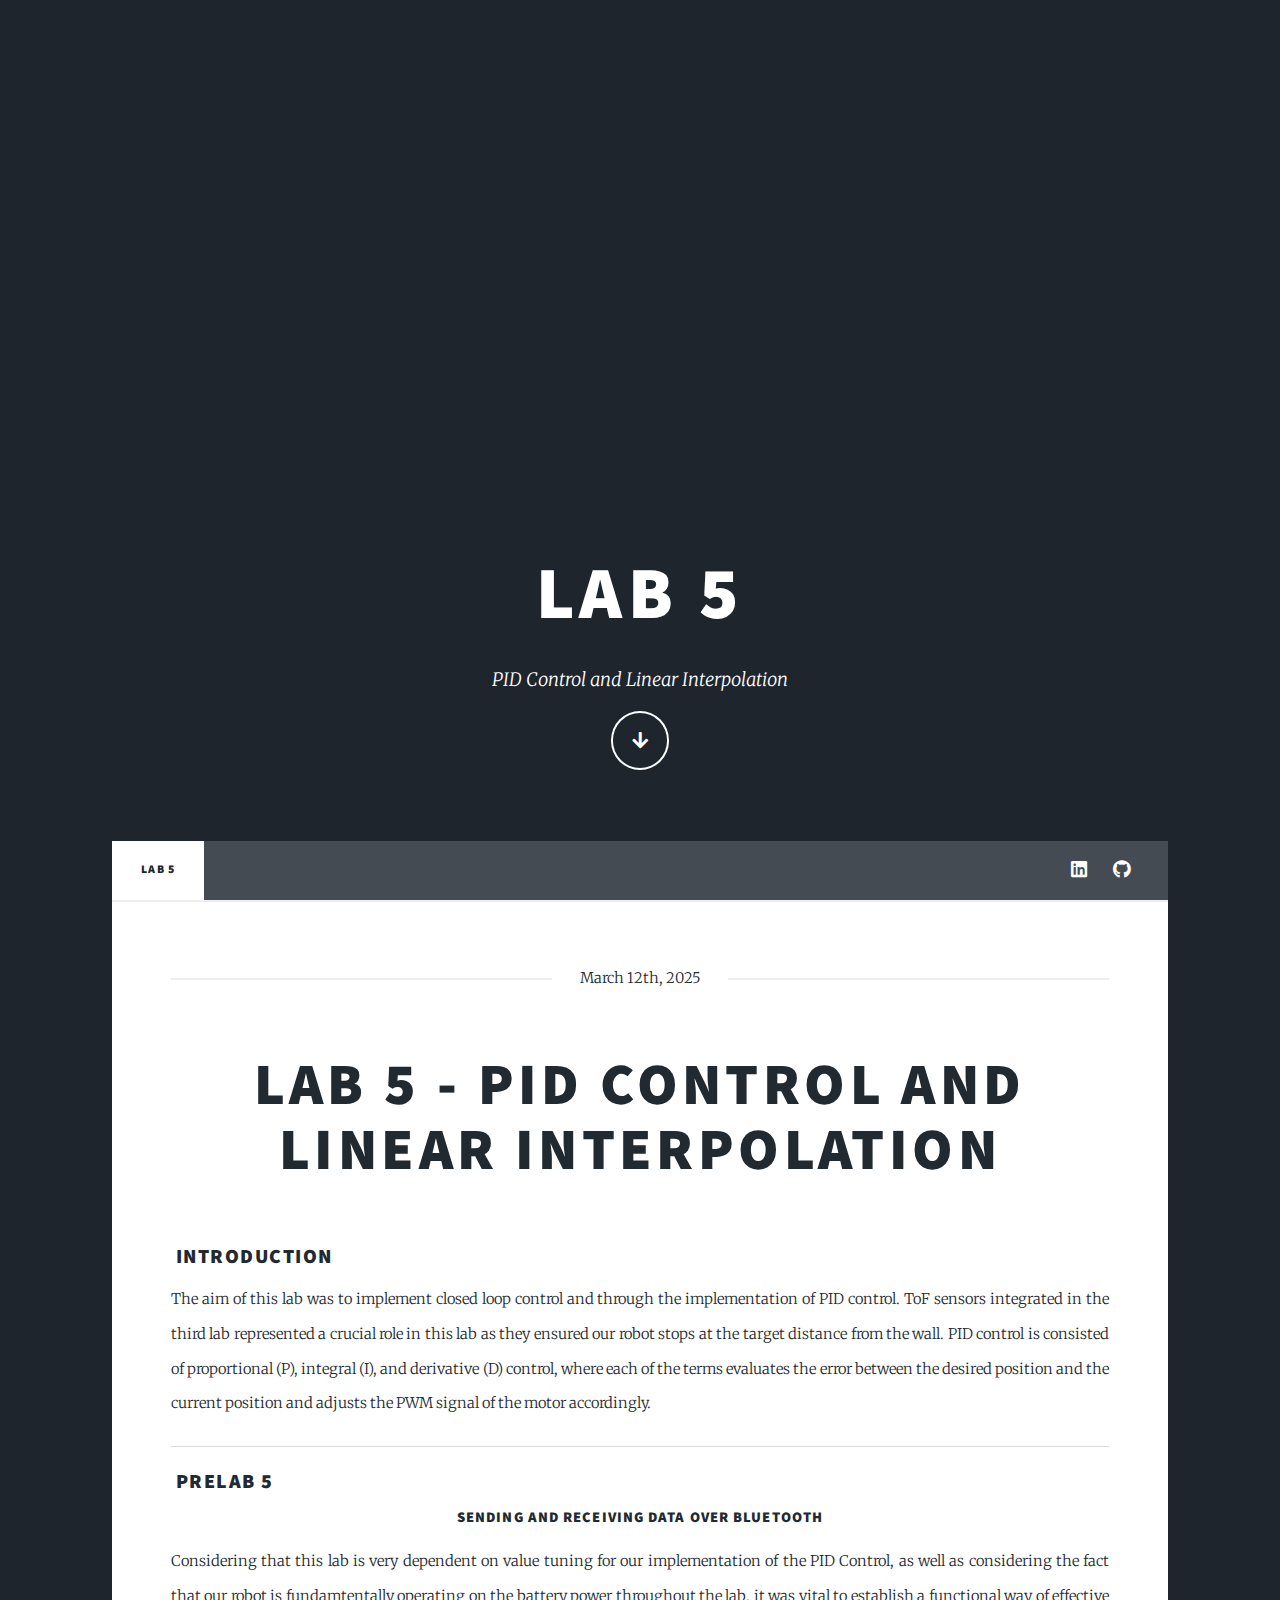
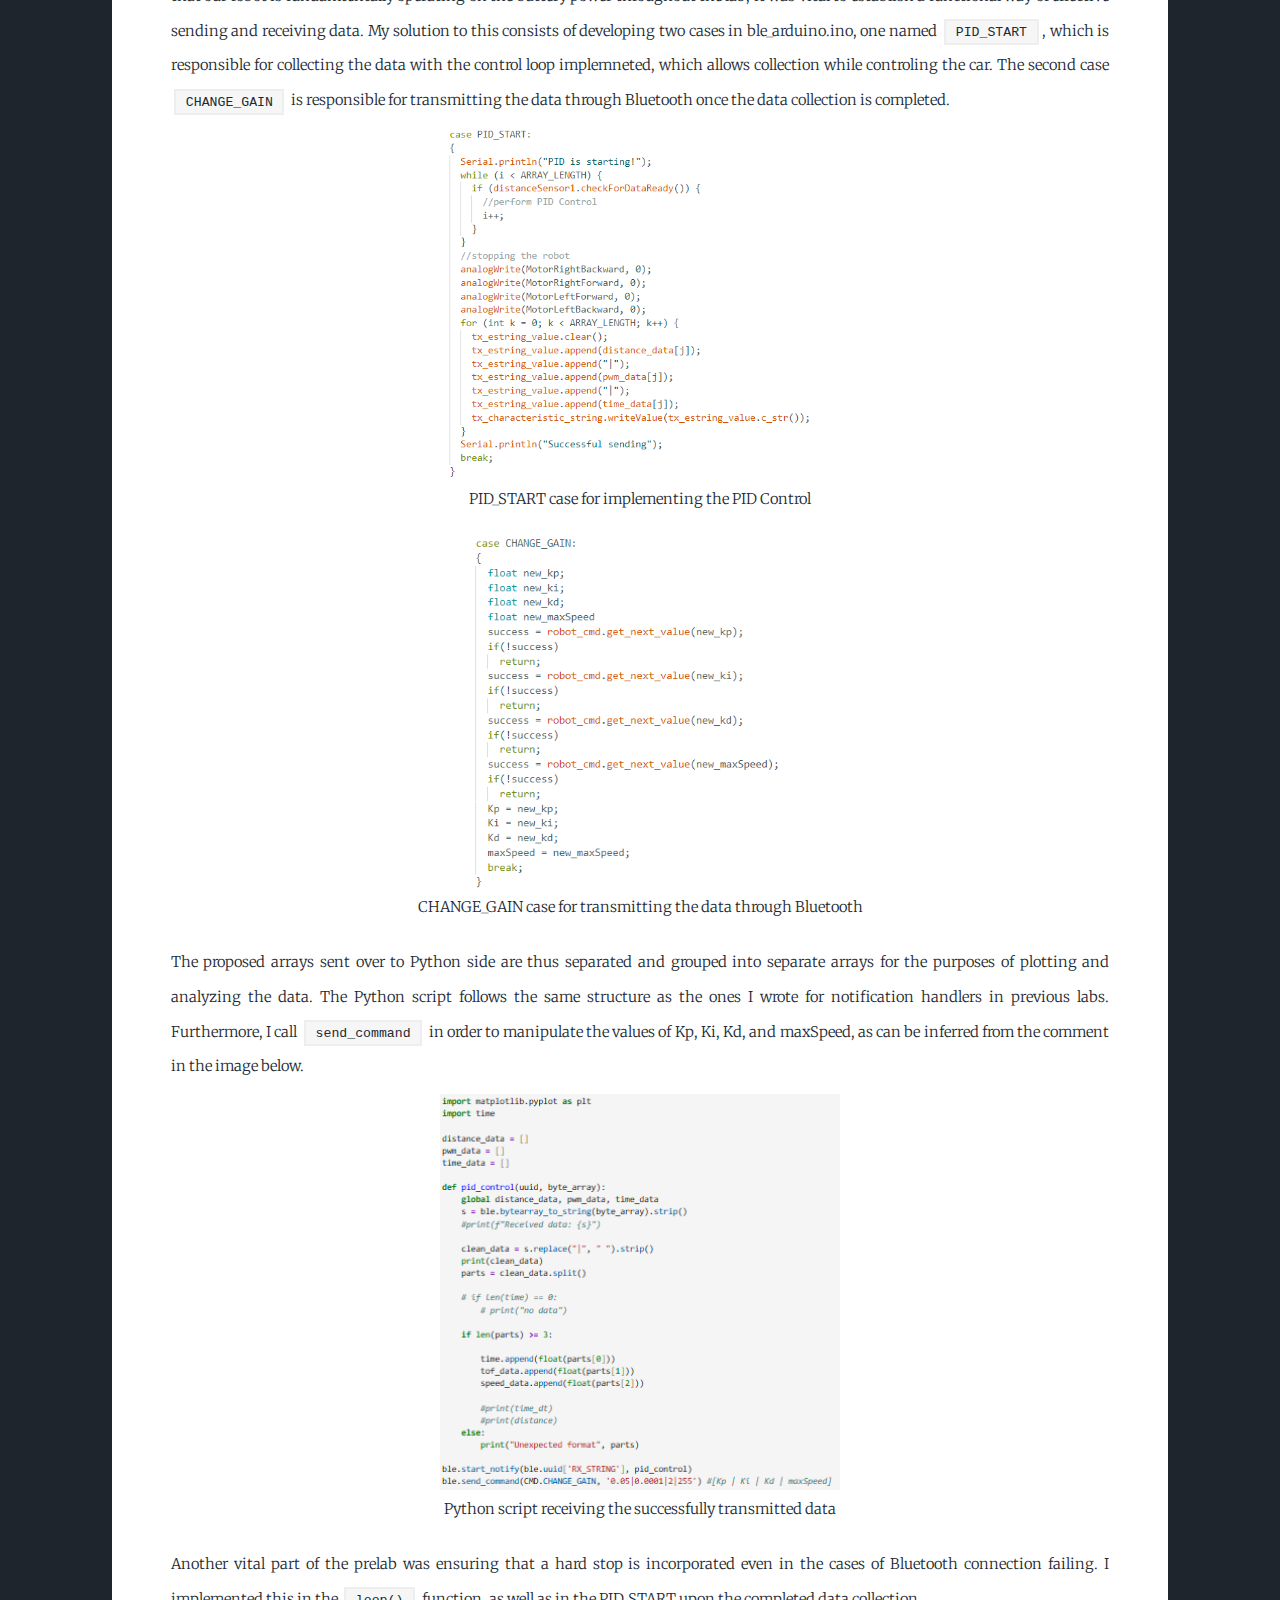
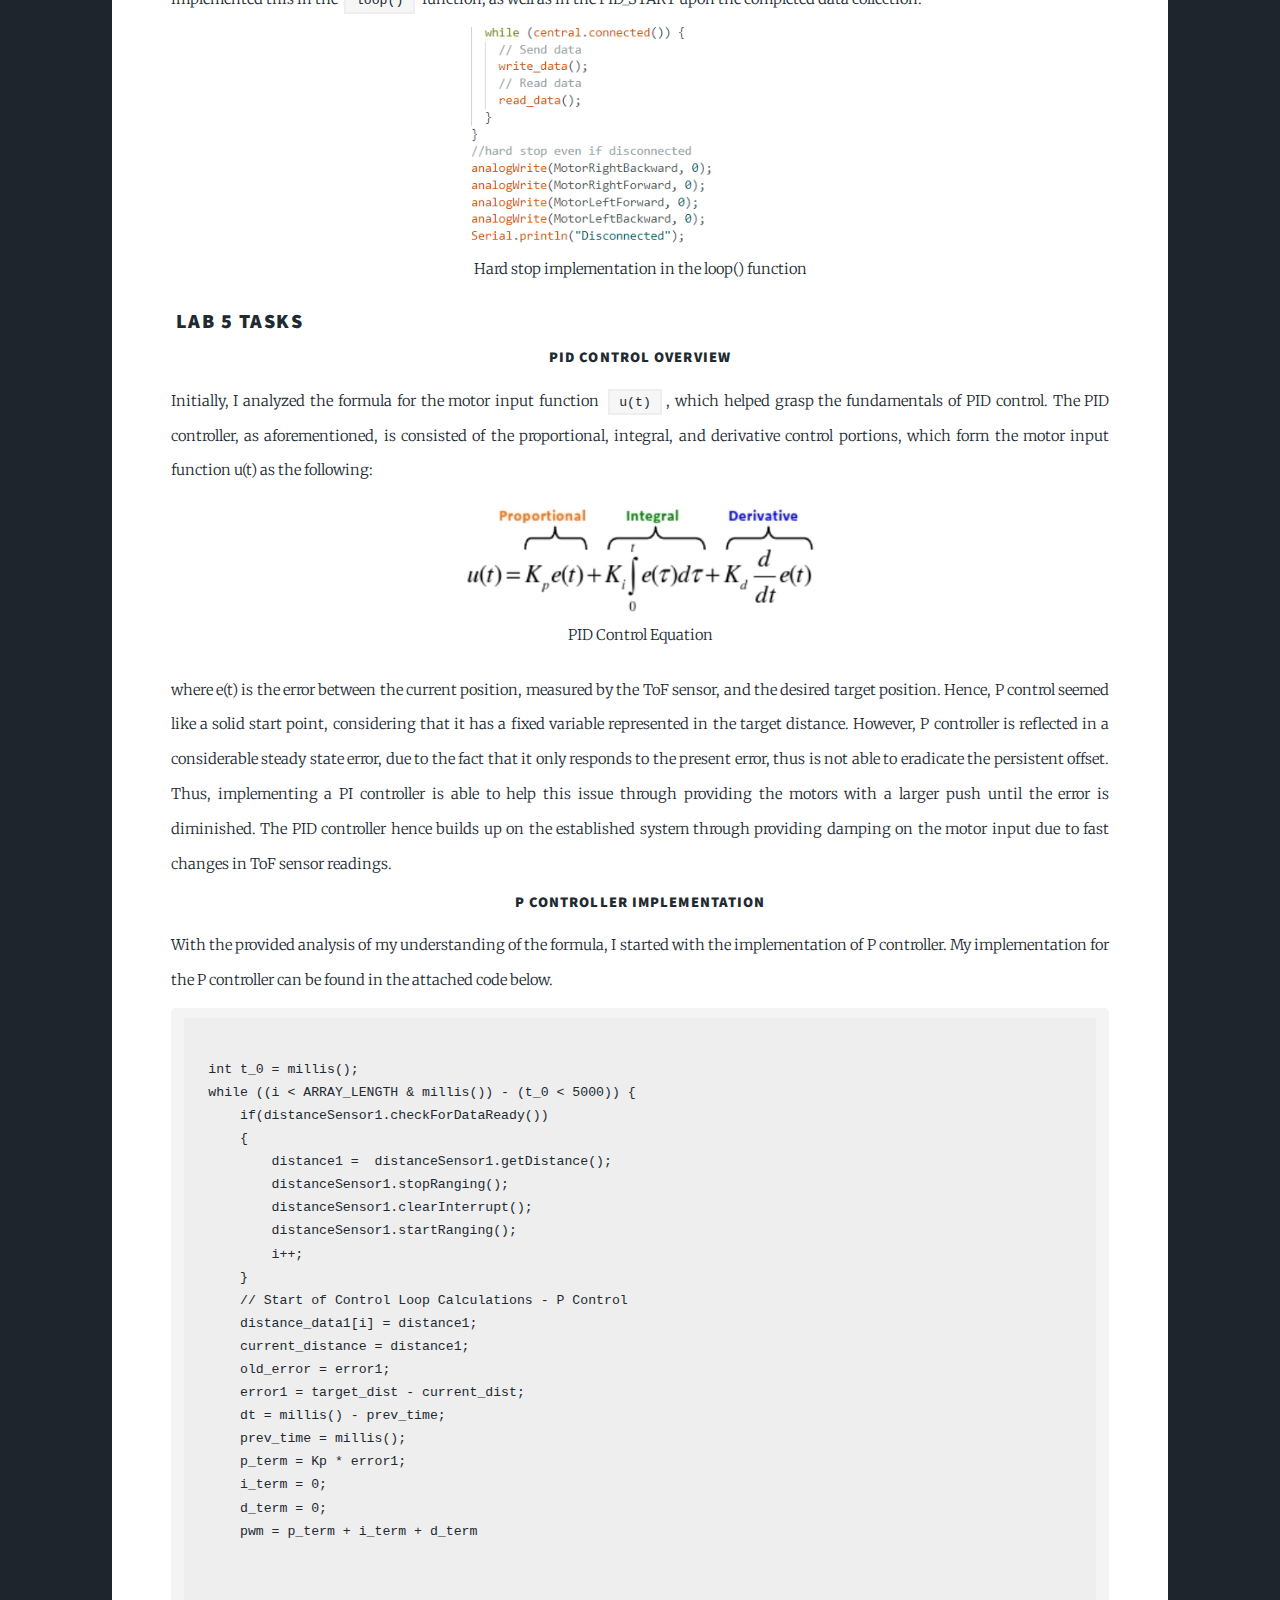
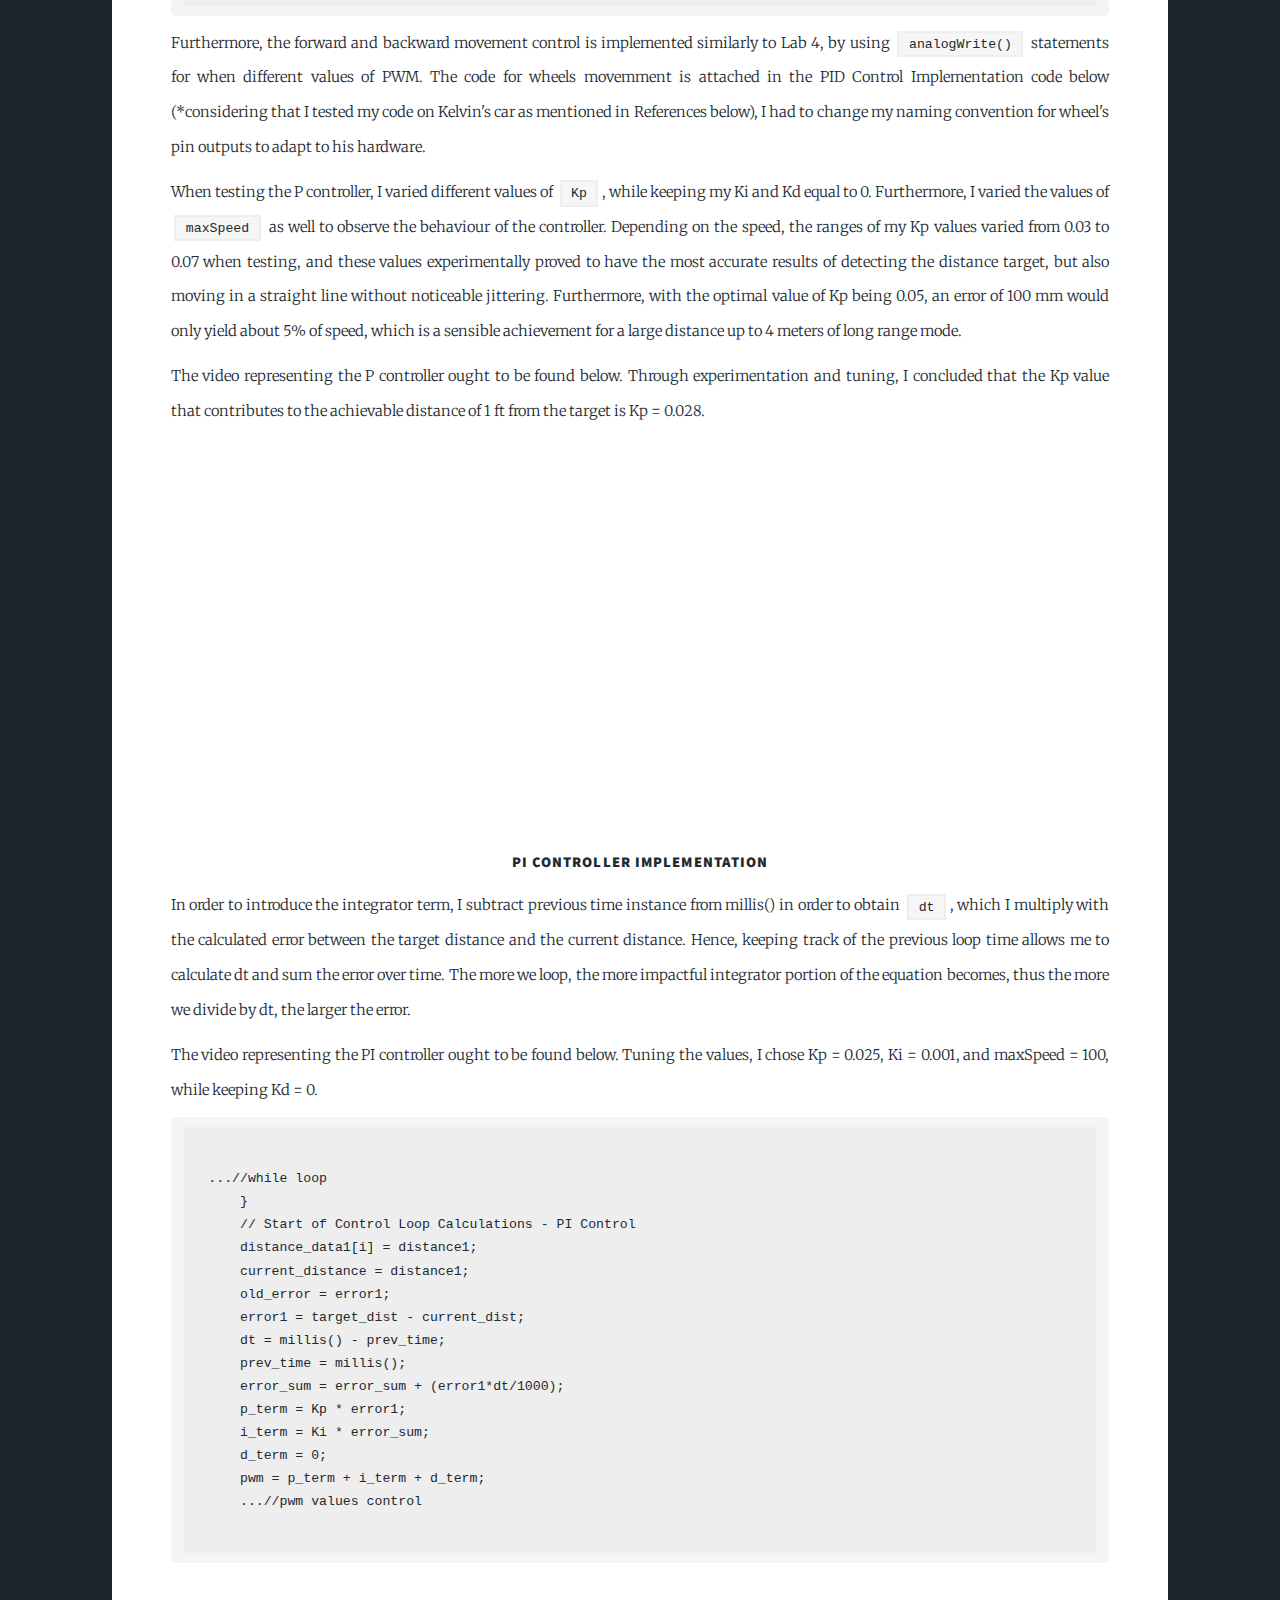
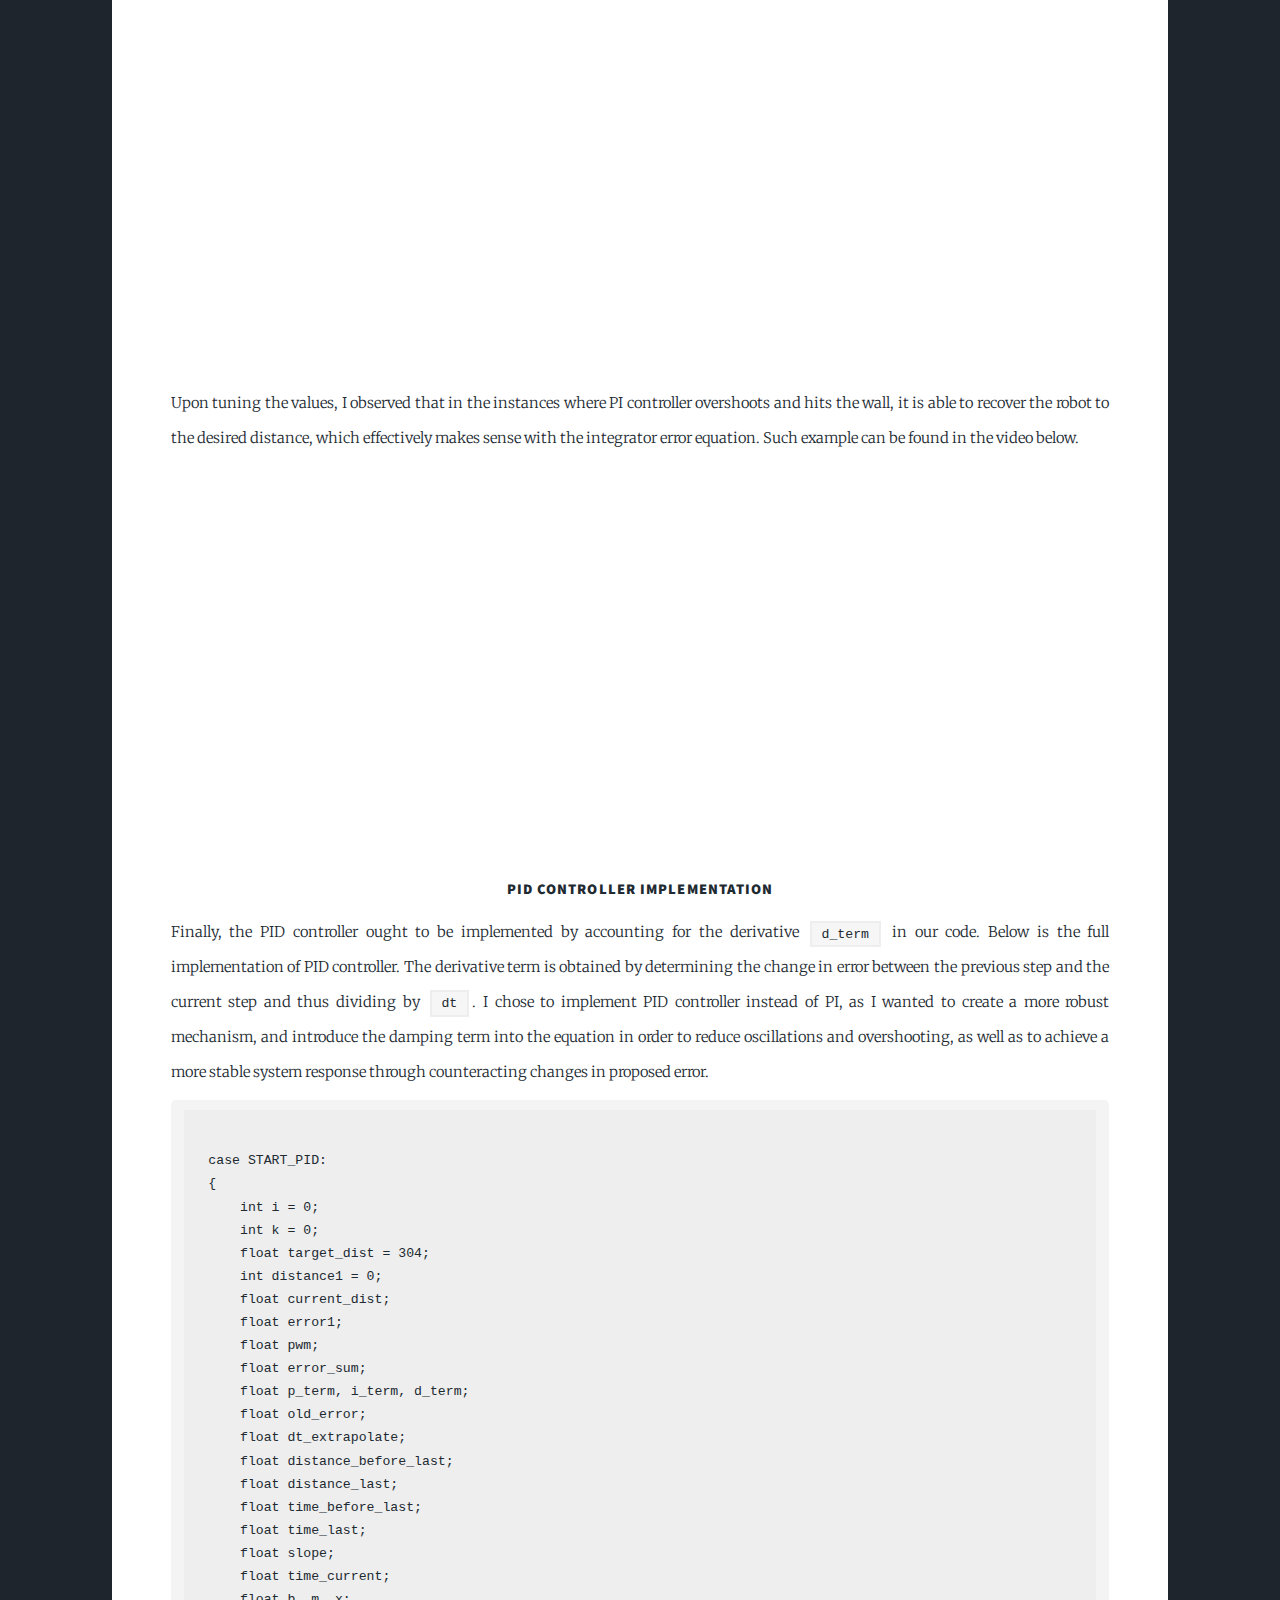
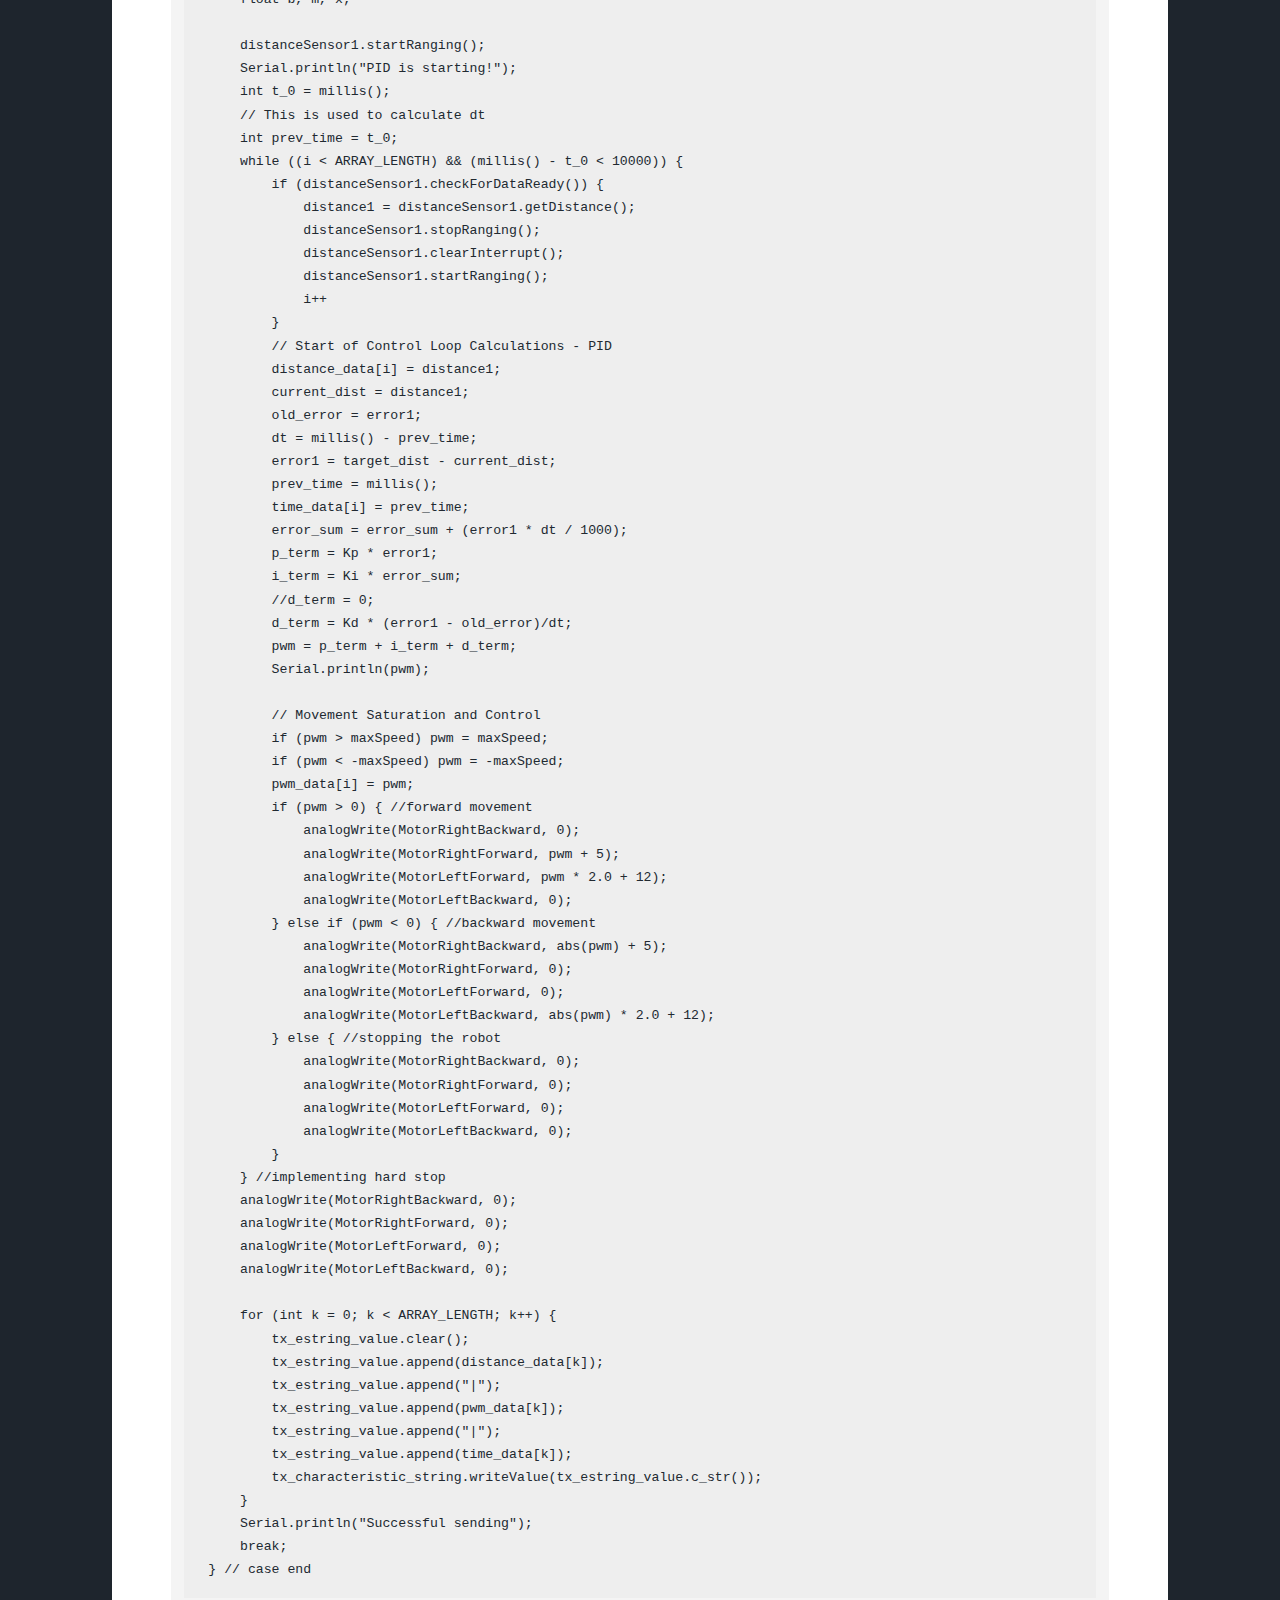
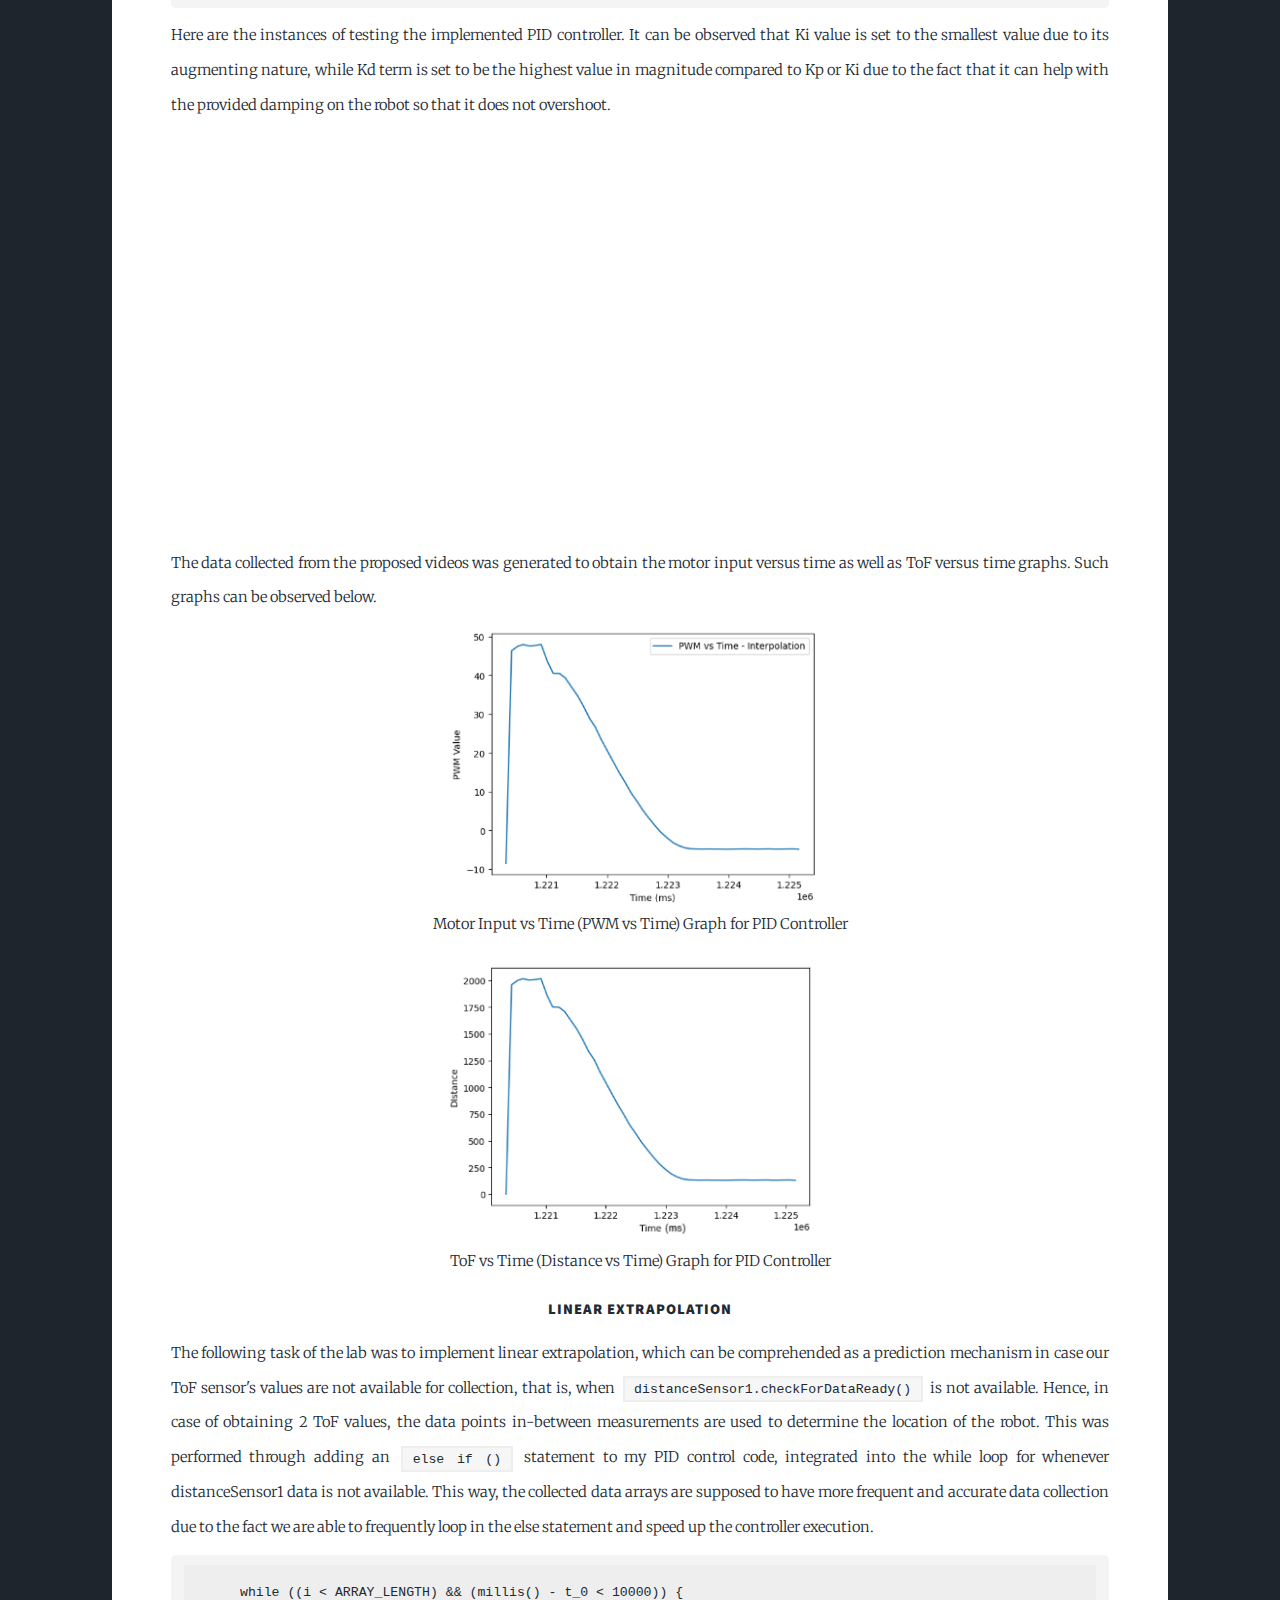
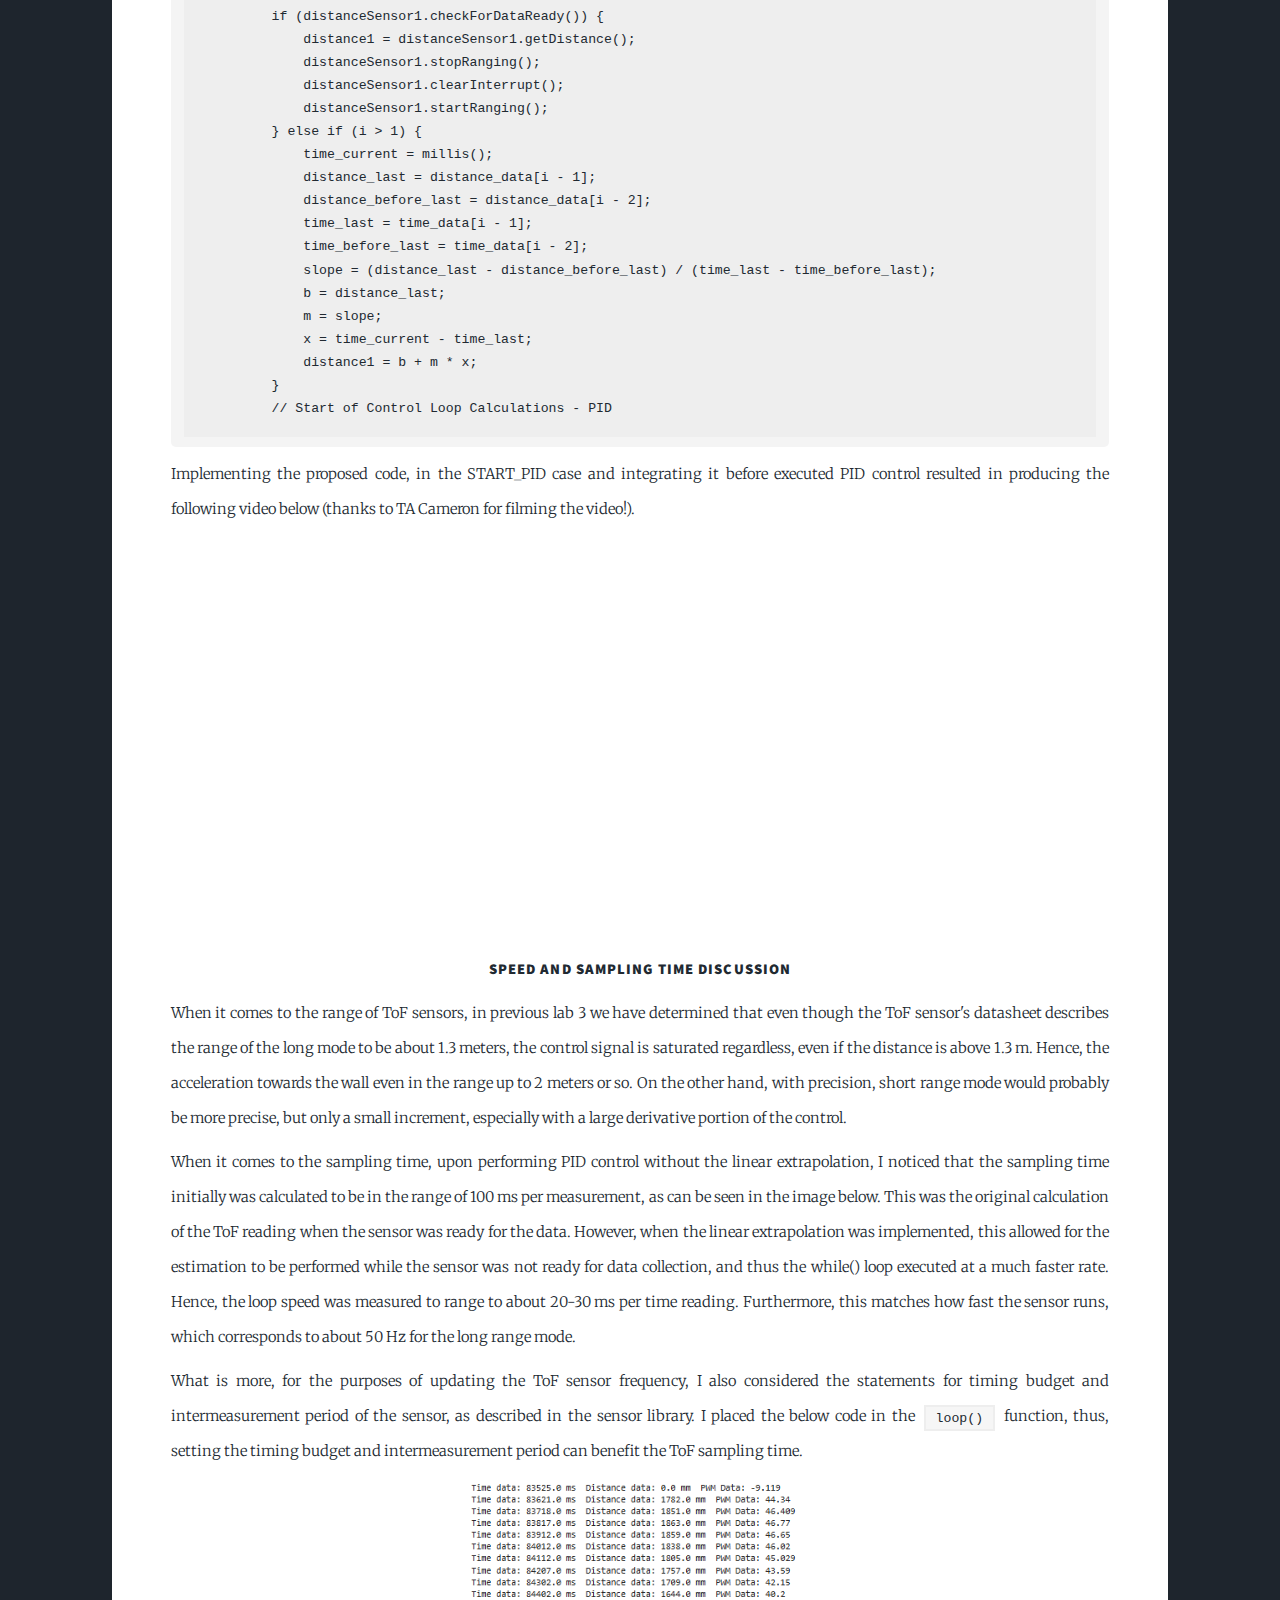
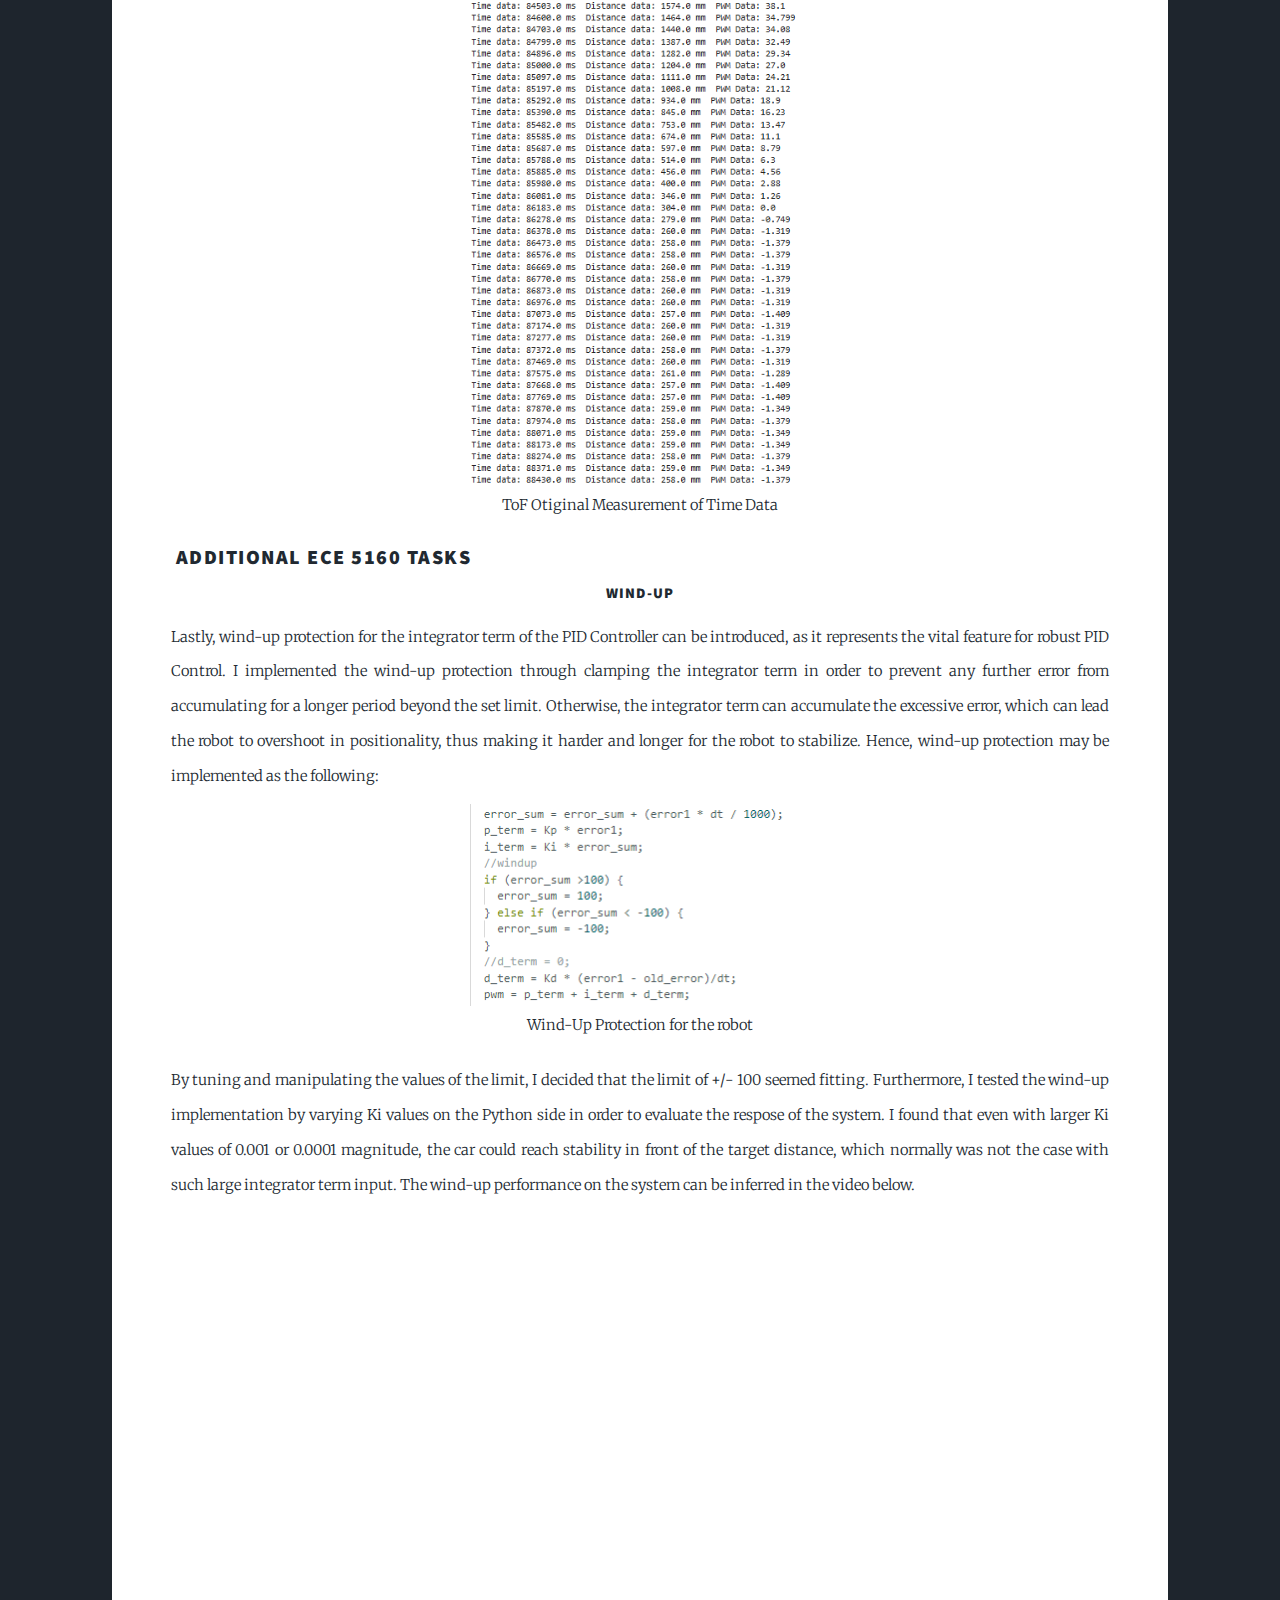
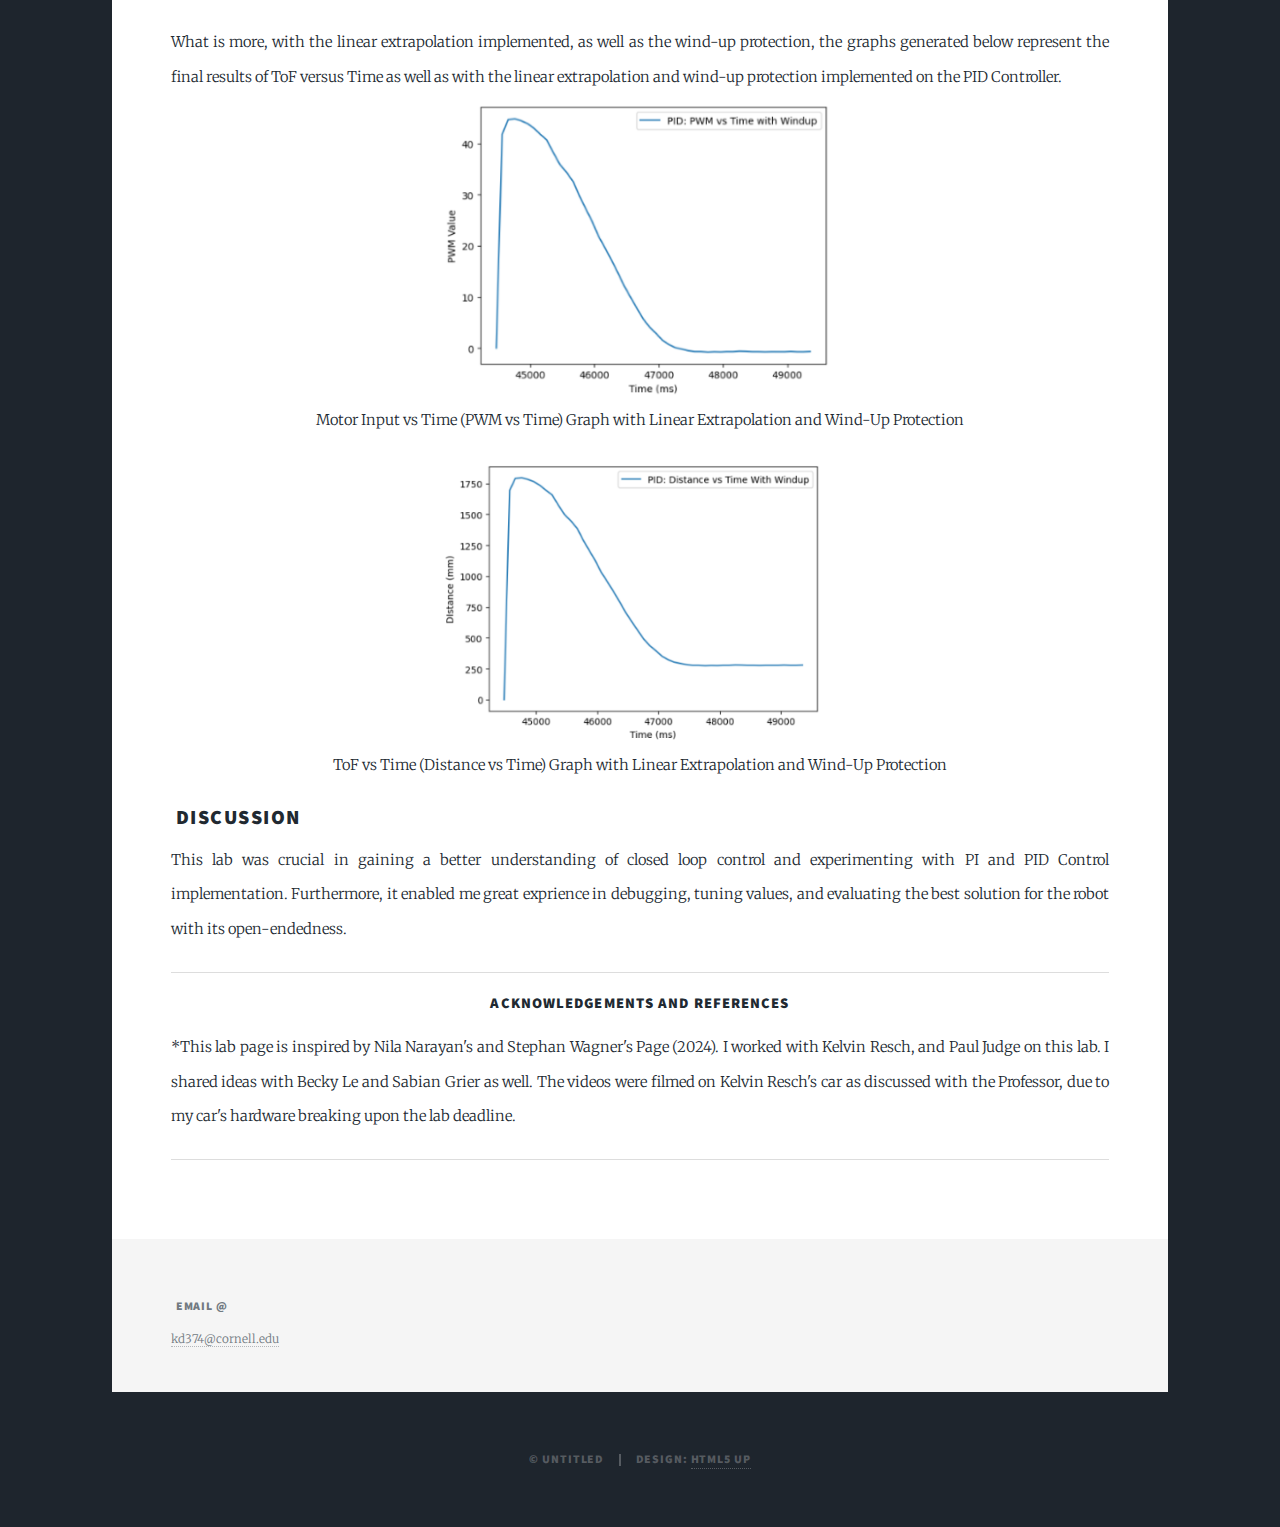
<file: lab5.html>
<!DOCTYPE html>
<html lang="en">
    <head>
		<title>ECE5160 Portfolio</title>
		<meta charset="utf-8" />
		<meta name="viewport" content="width=device-width, initial-scale=1, user-scalable=no" />
		<link rel="stylesheet" href="assets/css/main.css" />
		<noscript><link rel="stylesheet" href="assets/css/noscript.css" /></noscript>
	</head>
<body class="is-preload">
		<!-- Wrapper -->
		<!--	<div id="wrapper" class="fade-in"> -->

				<!-- Intro -->
                <div id="intro">
                    <h1>LAB 5</h1>
                    <p>PID Control and Linear Interpolation</p>
                    <ul class="actions">
                        <li><a href="#header" class="button icon solid solo fa-arrow-down scrolly">Continue</a></li>
                    </ul>
                </div>

            <!-- Header -->
            <header id="header">
                    <a href="index.html" class="logo">ECE 5160 | Fast Robots: Lab 5</a>
                </header>

                

            <!-- Nav -->
                <nav id="nav">
                    <ul class="links">
                        <li class="active"><a href="index.html">LAB 5</a></li>
                    </ul>
                    <ul class="icons">
                        <li><a href="https://www.linkedin.com/in/katarina-duric/" class="icon brands fa-linkedin"><span class="label">Linkedin</span></a></li> 
                        <li><a href="https://github.com/kd374" class="icon brands fa-github"><span class="label">GitHub</span></a></li>
                </nav>

				<!-- Main -->
                <div id="main">

                    <!-- Featured Post -->
                    <head>
                        <meta charset="UTF-8">
                        <meta name="viewport" content="width=device-width, initial-scale=1.0">
                        <title>LAB 5</title>
                    
                        <!-- Inline CSS for this page only -->
                        <style>
                            /* Reduce spacing between paragraphs, sections, and images */
                            p, h3, h2, pre, img {
                                margin-bottom: 10px; /* Less space between rows */
                            }
                    
                            /* Reduce spacing between sections */
                            .content-section {
                                margin-bottom: 15px; /* Less space between sections */
                                padding-bottom: 5px;
                                
                                border-bottom: 1px solid #ddd;  /* Adds a light gray line */
                                padding-bottom: 15px;
                                margin-bottom: 20px;

                            }
                    
                            /* Make subtitles (h3) left-aligned */
                            h3 {
                                text-align: left;
                                font-size: 20px; /* Adjust subtitle font size */
                                margin-left: 5px;
                            }
                    
                            /* Center images */
                            .center-content img {
                                display: block;
                                margin: 0 auto;
                                width: 500px; /* Adjust width */
                                height: auto;
                            }
                    
                            /* Center code blocks */
                            pre {
                                background-color: #f4f4f4;
                                padding: 10px;
                                border-radius: 5px;
                                overflow-x: auto;
                                text-align: left;
                                font-family: monospace;
                            }
                        </style>
                        
                    </head>
                    <body>

                    
                        <!-- Featured Post -->
                        <article class="post featured">
                            <header class="major">
                                <span class="date">March 12th, 2025</span>
                                <h2>LAB 5 - PID Control and Linear Interpolation</h2>
                            </header>
                    
                            <!-- Introduction -->
                            <section class="content-section">
                            <h3>Introduction</h3>
                            <p>The aim of this lab was to implement closed loop control and through the implementation of PID control. ToF sensors integrated in the third lab represented a crucial role in this lab as they ensured our robot stops at the target distance from the wall. PID control is consisted of proportional (P), integral (I), and derivative (D) control, where each of the terms evaluates the error between the desired position and the current position and adjusts the PWM signal of the motor accordingly.</p>
                            </section>
                            <section class="content-section">
                            <h3>Prelab 5</h3>
                            <h4>Sending and receiving data over Bluetooth</h4>
                            <p>Considering that this lab is very dependent on value tuning for our implementation of the PID Control, as well as considering the fact that our robot is fundamtentally operating on the battery power throughout the lab, it was vital to establish a functional way of effective sending and receiving data. My solution to this consists of developing two cases in ble_arduino.ino, one named <code>PID_START</code>, which is responsible for collecting the data with the control loop implemneted, which allows collection while controling the car. The second case <code>CHANGE_GAIN</code> is responsible for transmitting the data through Bluetooth once the data collection is completed.</p>
                            <figure style="margin: 0; text-align: center;">
                                <img src="images/prelab2.png" alt="Lab 5" width="400" style="display: block; margin: 0 auto;">
                                <figcaption style="margin: 0; padding-top: 2px; padding-bottom: 20px; padding-left: px;">PID_START case for implementing the PID Control</figcaption>
                                <img src="images/prelab1.png" alt="Lab 3" width="350" style="display: block; margin: 0 auto;">
                                <figcaption style="margin: 0; padding-top: 2px; padding-bottom: 20px; padding-left: px;">CHANGE_GAIN case for transmitting the data through Bluetooth</figcaption>
                            </figure>
                            <p>The proposed arrays sent over to Python side are thus separated and grouped into separate arrays for the purposes of plotting and analyzing the data. The Python script follows the same structure as the ones I wrote for notification handlers in previous labs. Furthermore, I call <code>send_command</code> in order to manipulate the values of Kp, Ki, Kd, and maxSpeed, as can be inferred from the comment in the image below.</p>
                            <figure style="margin: 0; text-align: center;">
                                <img src="images/prelab5.png" alt="Lab 5" width="400" style="display: block; margin: 0 auto;">
                                <figcaption style="margin: 0; padding-top: 2px; padding-bottom: 20px; padding-left: px;">Python script receiving the successfully transmitted data</figcaption>
                            </figure>
                            <p>Another vital part of the prelab was ensuring that a hard stop is incorporated even in the cases of Bluetooth connection failing. I implemented this in the <code>loop()</code> function, as well as in the PID_START upon the completed data collection.</p>
                            <figure style="margin: 0; text-align: center;">
                                <img src="images/prelab4.png" alt="Lab 5" width="350" style="display: block; margin: 0 auto;">
                                <figcaption style="margin: 0; padding-top: 2px; padding-bottom: 20px; padding-left: px;">Hard stop implementation in the loop() function</figcaption>
                            </figure>
                            <h3>Lab 5 Tasks</h3>
                            <h4>PID Control Overview</h4>
                            <p>Initially, I analyzed the formula for the motor input function <code>u(t)</code>, which helped grasp the fundamentals of PID control. The PID controller, as aforementioned, is consisted of the proportional, integral, and derivative control portions, which form the motor input function u(t) as the following:</p>
                            <figure style="margin: 0; text-align: center;">
                                <img src="images/pid-control-eq.png" alt="Lab 5" width="350" style="display: block; margin: 0 auto;">
                                <figcaption style="margin: 0; padding-top: 2px; padding-bottom: 20px; padding-left: px;">PID Control Equation</figcaption>
                            </figure>
                            <p>where e(t) is the error between the current position, measured by the ToF sensor, and the desired target position. Hence, P control seemed like a solid start point, considering that it has a fixed variable represented in the target distance. However, P controller is reflected in a considerable steady state error, due to the fact that it only responds to the present error, thus is not able to eradicate the persistent offset. Thus, implementing a PI controller is able to help this issue through providing the motors with a larger push until the error is diminished. The PID controller hence builds up on the established system through providing damping on the motor input due to fast changes in ToF sensor readings.</p>
                            <h4>P Controller Implementation </h4>
                            <p>With the provided analysis of my understanding of the formula, I started with the implementation of P controller. My implementation for the P controller can be found in the attached code below.</p>

                            <pre><code>
int t_0 = millis();
while ((i < ARRAY_LENGTH & millis()) - (t_0 < 5000)) {
    if(distanceSensor1.checkForDataReady())
    {
        distance1 =  distanceSensor1.getDistance(); 
        distanceSensor1.stopRanging();
        distanceSensor1.clearInterrupt();
        distanceSensor1.startRanging();
        i++;
    }
    // Start of Control Loop Calculations - P Control
    distance_data1[i] = distance1;
    current_distance = distance1;
    old_error = error1;
    error1 = target_dist - current_dist;
    dt = millis() - prev_time;
    prev_time = millis();
    p_term = Kp * error1;
    i_term = 0;
    d_term = 0;
    pwm = p_term + i_term + d_term

                            </code></pre>
                            <p>Furthermore, the forward and backward movement control is implemented similarly to Lab 4, by using <code>analogWrite()</code> statements for when different values of PWM. The code for wheels movemment is attached in the PID Control Implementation code below (*considering that I tested my code on Kelvin's car as mentioned in References below), I had to change my naming convention for wheel's pin outputs to adapt to his hardware.</p>
                            <p>When testing the P controller, I varied different values of <code>Kp</code>, while keeping my Ki and Kd equal to 0. Furthermore, I varied the values of <code>maxSpeed</code> as well to observe the behaviour of the controller. Depending on the speed, the ranges of my Kp values varied from 0.03 to 0.07 when testing, and these values experimentally proved to have the most accurate results of detecting the distance target, but also moving in a straight line  without noticeable jittering. Furthermore, with the optimal value of Kp being 0.05, an error of 100 mm would only yield about 5% of speed, which is a sensible achievement for a large distance up to 4 meters of long range mode.</p>
                            <p>The video representing the P controller ought to be found below. Through experimentation and tuning, I concluded that the Kp value that contributes to the achievable distance of 1 ft from the target is Kp = 0.028. </p>

                            <iframe width="300" height ="400"
                            src="https://youtube.com/embed/sUWc0vo8yJ0"  
                            title="Lab 3: Red Colour Test" 
                            frameborder="0" 
                            allow="accelerometer; autoplay; clipboard-write; encrypted-media; gyroscope; picture-in-picture; web-share" 
                            allowfullscreen>
                            </iframe>

                            <h4>PI Controller Implementation</h4>
                            <p>In order to introduce the integrator term, I subtract previous time instance from millis() in order to obtain <code>dt</code>, which I multiply with the calculated error between the target distance and the current distance. Hence, keeping track of the previous loop time allows me to calculate dt and sum the error over time. The more we loop, the more impactful integrator portion of the equation becomes, thus the more we divide by dt, the larger the error.</p>
                            <p>The video representing the PI controller ought to be found below. Tuning the values, I chose Kp = 0.025, Ki = 0.001, and maxSpeed = 100, while keeping Kd = 0.</p>

                            
                            <pre><code>
...//while loop
    }
    // Start of Control Loop Calculations - PI Control
    distance_data1[i] = distance1;
    current_distance = distance1;
    old_error = error1;
    error1 = target_dist - current_dist;
    dt = millis() - prev_time;
    prev_time = millis();
    error_sum = error_sum + (error1*dt/1000);
    p_term = Kp * error1;
    i_term = Ki * error_sum;
    d_term = 0;
    pwm = p_term + i_term + d_term;
    ...//pwm values control
                                                            </code></pre>

                            <iframe width="300" height ="400"
                            src="https://youtube.com/embed/3mFQNAIOeJ8"  
                            title="Lab 3: Red Colour Test" 
                            frameborder="0" 
                            allow="accelerometer; autoplay; clipboard-write; encrypted-media; gyroscope; picture-in-picture; web-share" 
                            allowfullscreen>
                            </iframe>

                            <p>Upon tuning the values, I observed that in the instances where PI controller overshoots and hits the wall, it is able to recover the robot to the desired distance, which effectively makes sense with the integrator error equation. Such example can be found in the video below.</p>
                            
                            <iframe width="300" height ="400"
                            src="https://youtube.com/embed/cWtbXSGOmP4"  
                            title="Lab 3: Red Colour Test" 
                            frameborder="0" 
                            allow="accelerometer; autoplay; clipboard-write; encrypted-media; gyroscope; picture-in-picture; web-share" 
                            allowfullscreen>
                            </iframe>

                            
                            <h4>PID Controller Implementation </h4>
                            <p>Finally, the PID controller ought to be implemented by accounting for the derivative <code>d_term</code> in our code. Below is the full implementation of PID controller. The derivative term is obtained by determining the change in error between the previous step and the current step and thus dividing by <code>dt</code>. I chose to implement PID controller instead of PI, as I wanted to create a more robust mechanism, and introduce the damping term into the equation in order to reduce oscillations and overshooting, as well as to achieve a more stable system response through counteracting changes in proposed error.</p>
                            <pre><code>
case START_PID:
{
    int i = 0;
    int k = 0;
    float target_dist = 304;
    int distance1 = 0;
    float current_dist;
    float error1;
    float pwm;
    float error_sum;
    float p_term, i_term, d_term;
    float old_error;
    float dt_extrapolate;
    float distance_before_last;
    float distance_last;
    float time_before_last;
    float time_last;
    float slope;
    float time_current;
    float b, m, x;

    distanceSensor1.startRanging();  
    Serial.println("PID is starting!");
    int t_0 = millis();
    // This is used to calculate dt
    int prev_time = t_0;
    while ((i < ARRAY_LENGTH) && (millis() - t_0 < 10000)) {
        if (distanceSensor1.checkForDataReady()) {
            distance1 = distanceSensor1.getDistance();  
            distanceSensor1.stopRanging();
            distanceSensor1.clearInterrupt();
            distanceSensor1.startRanging();
            i++
        }
        // Start of Control Loop Calculations - PID
        distance_data[i] = distance1;
        current_dist = distance1;
        old_error = error1;
        dt = millis() - prev_time;
        error1 = target_dist - current_dist;
        prev_time = millis();
        time_data[i] = prev_time;
        error_sum = error_sum + (error1 * dt / 1000);
        p_term = Kp * error1;
        i_term = Ki * error_sum;
        //d_term = 0;
        d_term = Kd * (error1 - old_error)/dt;
        pwm = p_term + i_term + d_term;
        Serial.println(pwm);

        // Movement Saturation and Control
        if (pwm > maxSpeed) pwm = maxSpeed;
        if (pwm < -maxSpeed) pwm = -maxSpeed;
        pwm_data[i] = pwm;
        if (pwm > 0) { //forward movement
            analogWrite(MotorRightBackward, 0);
            analogWrite(MotorRightForward, pwm + 5);
            analogWrite(MotorLeftForward, pwm * 2.0 + 12);
            analogWrite(MotorLeftBackward, 0);
        } else if (pwm < 0) { //backward movement
            analogWrite(MotorRightBackward, abs(pwm) + 5);
            analogWrite(MotorRightForward, 0);
            analogWrite(MotorLeftForward, 0);
            analogWrite(MotorLeftBackward, abs(pwm) * 2.0 + 12);
        } else { //stopping the robot
            analogWrite(MotorRightBackward, 0);
            analogWrite(MotorRightForward, 0);
            analogWrite(MotorLeftForward, 0);
            analogWrite(MotorLeftBackward, 0);
        }
    } //implementing hard stop
    analogWrite(MotorRightBackward, 0);
    analogWrite(MotorRightForward, 0);
    analogWrite(MotorLeftForward, 0);
    analogWrite(MotorLeftBackward, 0);
    
    for (int k = 0; k < ARRAY_LENGTH; k++) {
        tx_estring_value.clear();
        tx_estring_value.append(distance_data[k]);
        tx_estring_value.append("|");
        tx_estring_value.append(pwm_data[k]);
        tx_estring_value.append("|");
        tx_estring_value.append(time_data[k]);
        tx_characteristic_string.writeValue(tx_estring_value.c_str());
    }
    Serial.println("Successful sending");
    break;
} // case end
</code></pre>


                            <p>Here are the instances of testing the implemented PID controller. It can be observed that Ki value is set to the smallest value due to its augmenting nature, while Kd term is set to be the highest value in magnitude compared to Kp or Ki due to the fact that it can help with the provided damping on the robot so that it does not overshoot.</p>

                            <iframe width="300" height ="400"
                            src="https://youtube.com/embed/H9Qn45amfjY"  
                            title="Lab 3: Red Colour Test" 
                            frameborder="0" 
                            allow="accelerometer; autoplay; clipboard-write; encrypted-media; gyroscope; picture-in-picture; web-share" 
                            allowfullscreen>
                            </iframe>

                            <iframe width="300" height ="400"
                            src="https://youtube.com/embed/EPh8cIpprPA"  
                            title="Lab 3: Red Colour Test" 
                            frameborder="0" 
                            allow="accelerometer; autoplay; clipboard-write; encrypted-media; gyroscope; picture-in-picture; web-share" 
                            allowfullscreen>
                            </iframe>

                            <iframe width="300" height ="400"
                            src="https://youtube.com/embed/jw9FslqR50Q"  
                            title="Lab 3: Red Colour Test" 
                            frameborder="0" 
                            allow="accelerometer; autoplay; clipboard-write; encrypted-media; gyroscope; picture-in-picture; web-share" 
                            allowfullscreen>
                            </iframe>

                            <p>The data collected from the proposed videos was generated to obtain the motor input versus time as well as ToF versus time graphs. Such graphs can be observed below.</p>
                            <figure style="margin: 0; text-align: center;">
                                <img src="images/interpolation-graph.png" alt="Lab 5" width="400" style="display: block; margin: 0 auto;">
                                <figcaption style="margin: 0; padding-top: 2px; padding-bottom: 20px; padding-left: px;">Motor Input vs Time (PWM vs Time) Graph for PID Controller</figcaption>
                                <img src="images/interpolation-distance.png" alt="Lab 3" width="400" style="display: block; margin: 0 auto;">
                                <figcaption style="margin: 0; padding-top: 2px; padding-bottom: 20px; padding-left: px;">ToF vs Time (Distance vs Time) Graph for PID Controller</figcaption>
                            </figure>



                            <h4>Linear Extrapolation</h4>
                            <p>The following task of the lab was to implement linear extrapolation, which can be comprehended as a prediction mechanism in case our ToF sensor's values are not available for collection, that is, when <code>distanceSensor1.checkForDataReady()</code> is not available. Hence, in case of obtaining 2 ToF values, the data points in-between measurements are used to determine the location of the robot. This was performed through adding an <code>else if ()</code> statement to  my PID control code, integrated into the while loop for whenever distanceSensor1 data is not available. This way, the collected data arrays are supposed to have more frequent and accurate data collection due to the fact we are able to frequently loop in the else statement and speed up the controller execution.</p>

                            <pre><code>    while ((i < ARRAY_LENGTH) && (millis() - t_0 < 10000)) {
        if (distanceSensor1.checkForDataReady()) {
            distance1 = distanceSensor1.getDistance();  
            distanceSensor1.stopRanging();
            distanceSensor1.clearInterrupt();
            distanceSensor1.startRanging();
        } else if (i > 1) {
            time_current = millis();
            distance_last = distance_data[i - 1];
            distance_before_last = distance_data[i - 2];
            time_last = time_data[i - 1];
            time_before_last = time_data[i - 2];
            slope = (distance_last - distance_before_last) / (time_last - time_before_last);
            b = distance_last;
            m = slope;
            x = time_current - time_last;
            distance1 = b + m * x;
        }
        // Start of Control Loop Calculations - PID </code></pre>

    


                            <p>Implementing the proposed code, in the START_PID case and integrating it before executed PID control resulted in producing the following video below (thanks to TA Cameron for filming the video!).</p>

                            <iframe width="300" height ="400"
                            src="https://youtube.com/embed/N8DONyYhiGc"  
                            title="Lab 3: Red Colour Test" 
                            frameborder="0" 
                            allow="accelerometer; autoplay; clipboard-write; encrypted-media; gyroscope; picture-in-picture; web-share" 
                            allowfullscreen>
                            </iframe>
                            <p></p>






                            <h4>Speed and Sampling Time discussion</h4>
                            <p>When it comes to the range of ToF sensors, in previous lab 3 we have determined that even though the ToF sensor's datasheet describes the range of the long mode to be about 1.3 meters, the control signal is saturated regardless, even if the distance is above 1.3 m. Hence, the acceleration towards the wall even in the range up to 2 meters or so. On the other hand, with precision, short range mode would probably be more precise, but only a small increment, especially with a large derivative portion of the control.</p>
                            <p>When it comes to the sampling time, upon performing PID control without the linear extrapolation, I noticed that the sampling time initially was calculated to be in the range of 100 ms per measurement, as can be seen in the image below. This was the original calculation of the ToF reading when the sensor was ready for the data. However, when the linear extrapolation was implemented, this allowed for the estimation to be performed while the sensor was not ready for data collection, and thus the while() loop executed at a much faster rate. Hence, the loop speed was measured to range to about 20-30 ms per time reading. Furthermore, this matches how fast the sensor runs, which corresponds to about 50 Hz for the long range mode. </p>
                            <p>What is more, for the purposes of updating the ToF sensor frequency, I also considered the statements for timing budget and intermeasurement period of the sensor, as described in the sensor library. I placed the below code in the <code>loop()</code> function, thus, setting the timing budget and intermeasurement period can benefit the ToF sampling time.</p>
                            <figure style="margin: 0; text-align: center;">
                                <img src="images/PID_with_windup_samplingrate.png" alt="Lab 5" width="350" style="display: block; margin: 0 auto;">
                                <figcaption style="margin: 0; padding-top: 2px; padding-bottom: 20px; padding-left: px;">ToF Otiginal Measurement of Time Data</figcaption>
                            </figure>

                            <h3>Additional ECE 5160 Tasks</h4>
                            
                            <h4>Wind-up</h4>
                            <p>Lastly, wind-up protection for the integrator term of the PID Controller can be introduced, as it represents the vital feature for robust PID Control. I implemented the wind-up protection through clamping the integrator term in order to prevent any further error from accumulating for a longer period beyond the set limit. Otherwise, the integrator term can accumulate the excessive error, which can lead the robot to overshoot in positionality, thus making it harder and longer for the robot to stabilize. Hence, wind-up protection may be implemented as the following:</p>
                            <figure style="margin: 0; text-align: center;">
                                <img src="images/windup.png" alt="Lab 5" width="350" style="display: block; margin: 0 auto;">
                                <figcaption style="margin: 0; padding-top: 2px; padding-bottom: 20px; padding-left: px;">Wind-Up Protection for the robot</figcaption>
                            </figure>
                            <p>By tuning and manipulating the values of the limit, I decided that the limit of +/- 100 seemed fitting. Furthermore, I tested the wind-up implementation by varying Ki values on the Python side in order to evaluate the respose of the system. I found that even with larger Ki values of 0.001 or 0.0001 magnitude, the car could reach stability in front of the target distance, which normally was not the case with such large integrator term input. The wind-up performance on the system can be inferred in the video below.</p>
                            <iframe width="300" height ="400"
                            src="https://youtube.com/embed/SJXrchFes4o"  
                            title="Lab 3: Red Colour Test" 
                            frameborder="0" 
                            allow="accelerometer; autoplay; clipboard-write; encrypted-media; gyroscope; picture-in-picture; web-share" 
                            allowfullscreen>
                            </iframe>
                            <p>What is more, with the linear extrapolation implemented, as well as the wind-up protection, the graphs generated below represent the final results of ToF versus Time as well as with the linear extrapolation and wind-up protection implemented on the PID Controller.</p>
                            <figure style="margin: 0; text-align: center;">
                                <img src="images/pwm_vs_time_windup.png" alt="Lab 5" width="400" style="display: block; margin: 0 auto;">
                                <figcaption style="margin: 0; padding-top: 2px; padding-bottom: 20px; padding-left: px;">Motor Input vs Time (PWM vs Time) Graph with Linear Extrapolation and Wind-Up Protection</figcaption>
                                <img src="images/dist_vs_time_windup.png" alt="Lab 3" width="400" style="display: block; margin: 0 auto;">
                                <figcaption style="margin: 0; padding-top: 2px; padding-bottom: 20px; padding-left: px;">ToF vs Time (Distance vs Time) Graph with Linear Extrapolation and Wind-Up Protection</figcaption>
                            </figure>

                            <h3>Discussion</h3>
                            <p>This lab was crucial in gaining a better understanding of closed loop control and experimenting with PI and PID Control implementation. Furthermore, it enabled me great exprience in debugging, tuning values, and evaluating the best solution for the robot with its open-endedness.</p>


                           



                            
                            <!-- Image Centered -->
                            <section class="content-section">
                            


                    
                            </section>
                            <h4>Acknowledgements and References</h4>
                            <p>*This lab page is inspired by Nila Narayan's and Stephan Wagner's Page (2024). I worked with Kelvin Resch, and Paul Judge on this lab. I shared ideas with Becky Le and Sabian Grier as well. The videos were filmed on Kelvin Resch's car as discussed with the Professor, due to my car's hardware breaking upon the lab deadline.</p>

                        
                        <!-- </article> -->
                    
                    </body>
 
                    

                    

                    
                    

                    <!-- Posts -->


                    <!-- Footer -->
                </div>
                </div>
            <!-- Footer -->
            <footer id="footer">
                    <!-- <section>
                        <form method="post" action="#">
                            <div class="fields">
                                <div class="field">
                                    <label for="name">Name</label>
                                    <input type="text" name="name" id="name" />
                                </div>
                                <div class="field">
                                    <label for="email">Email</label>
                                    <input type="text" name="email" id="email" />
                                </div>
                                <div class="field">
                                    <label for="message">Message</label>
                                    <textarea name="message" id="message" rows="3"></textarea>
                                </div>
                            </div>
                            <ul class="actions">
                                <li><input type="submit" value="Send Message" /></li>
                            </ul>
                        </form>
                    </section>
                    <section class="split contact"> -->
                        <section>
                            <h3>EMAIL @ </h3>
                            <p><a href="#">kd374@cornell.edu</a></p>
                        </section>
                </footer> 

            <!-- Copyright -->
                <div id="copyright">
                    <ul><li>&copy; Untitled</li><li>Design: <a href="https://html5up.net">HTML5 UP</a></li></ul>
                </div>

        </div>

    <!-- Scripts -->
        <script src="assets/js/jquery.min.js"></script>
        <script src="assets/js/jquery.scrollex.min.js"></script>
        <script src="assets/js/jquery.scrolly.min.js"></script>
        <script src="assets/js/browser.min.js"></script>
        <script src="assets/js/breakpoints.min.js"></script>
        <script src="assets/js/util.js"></script>
        <script src="assets/js/main.js"></script>

</body>
</html>
</file>
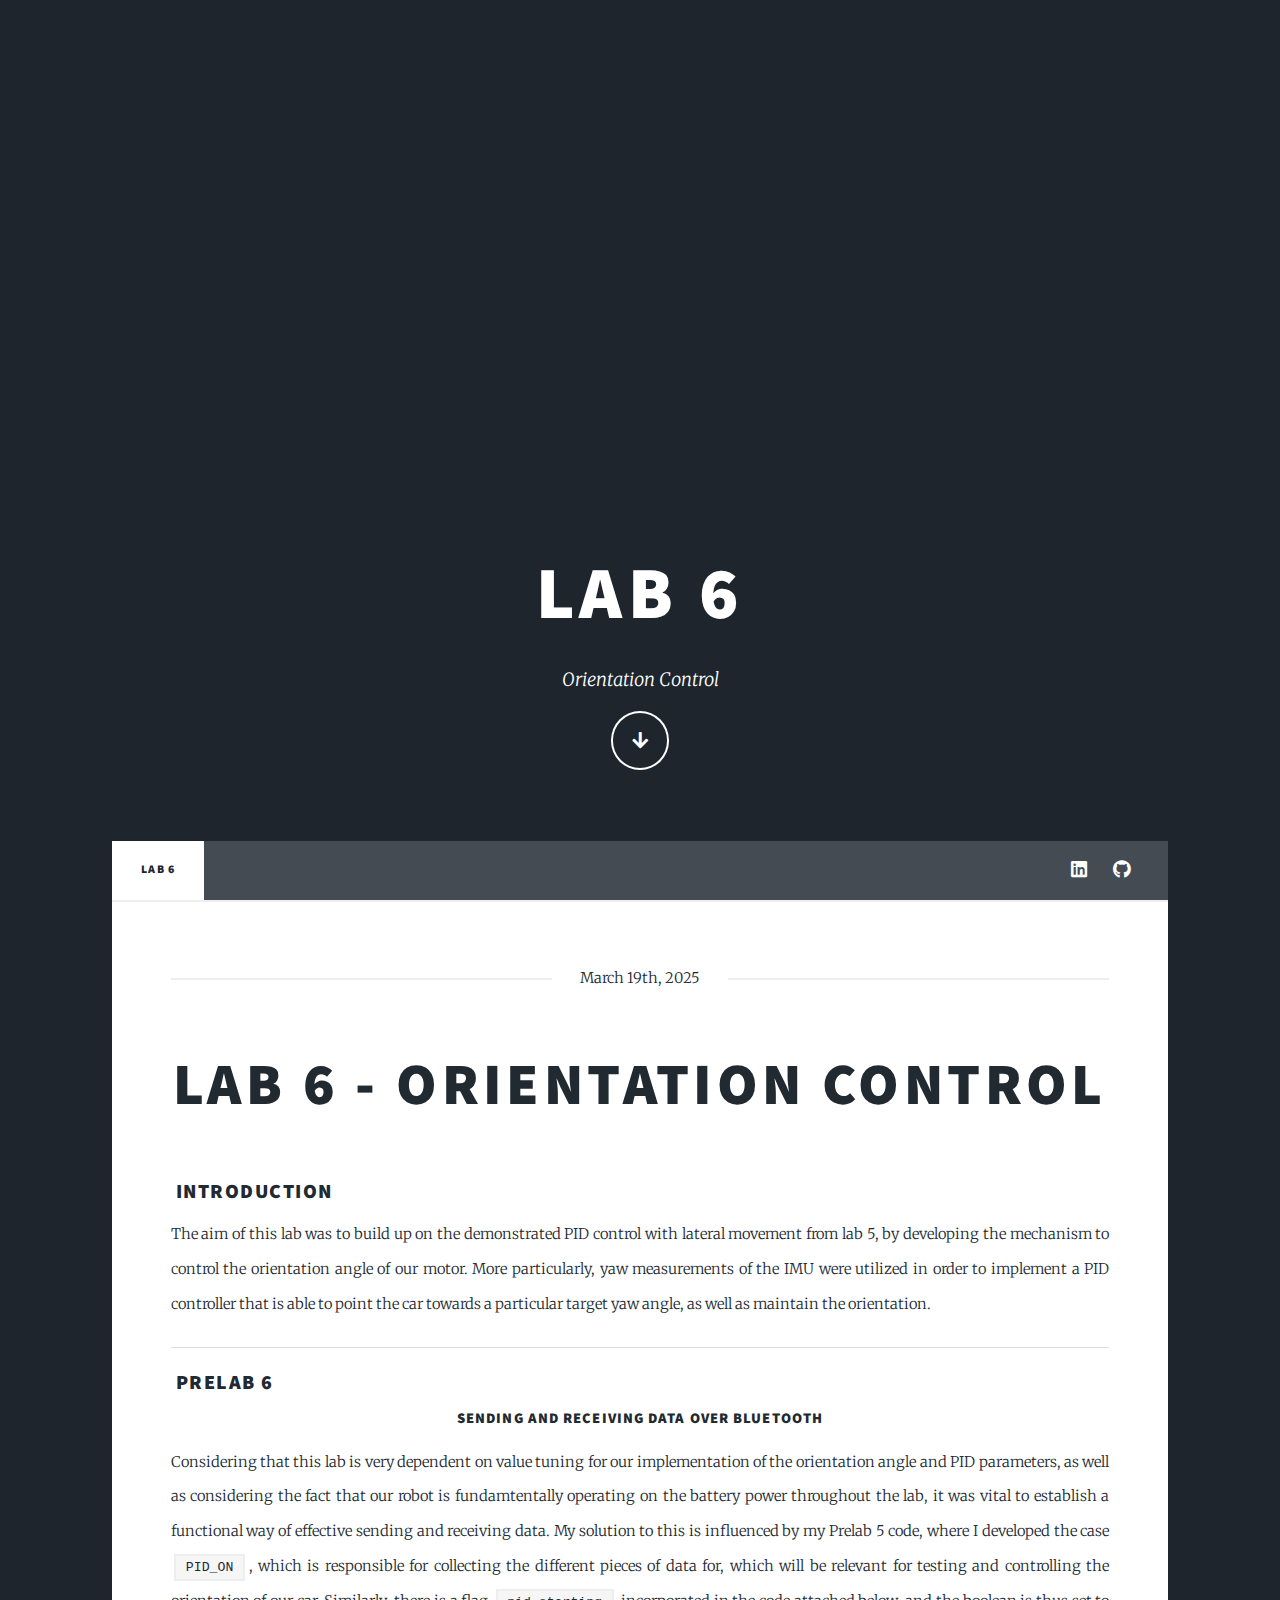
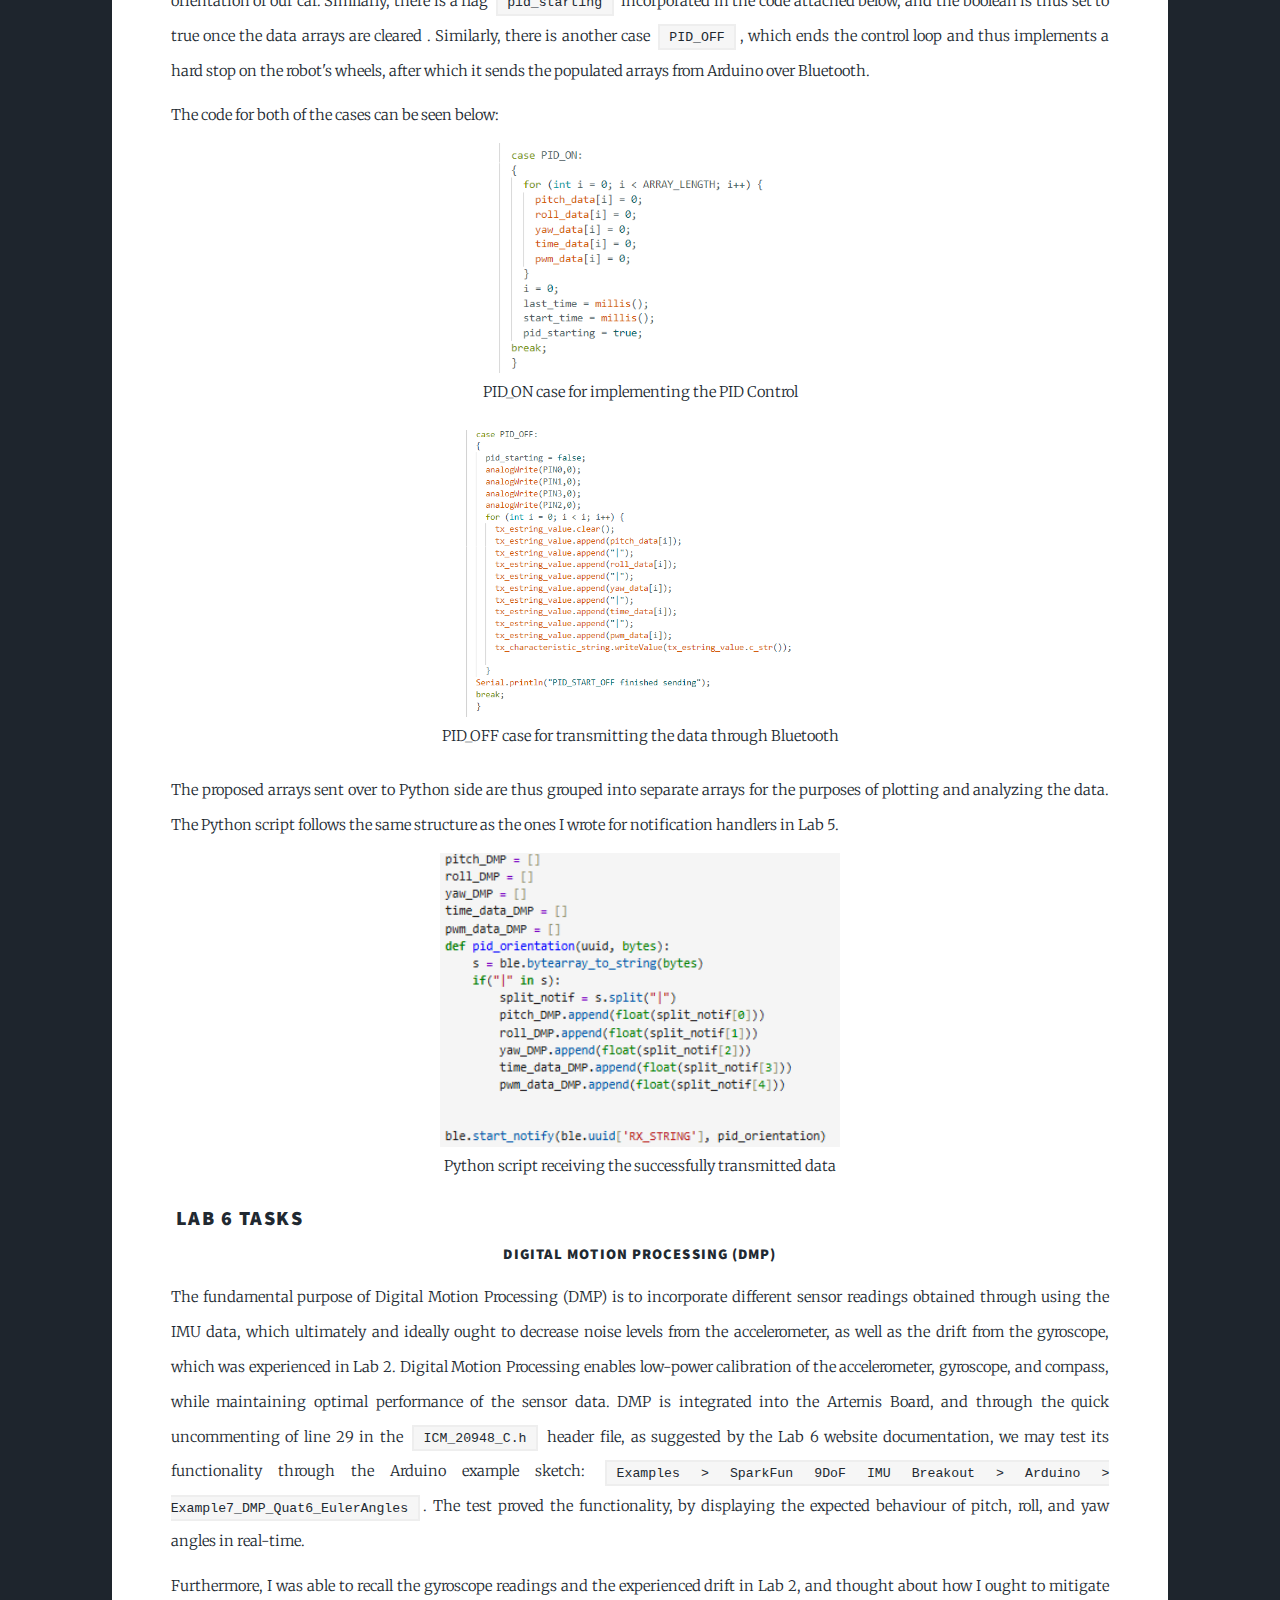
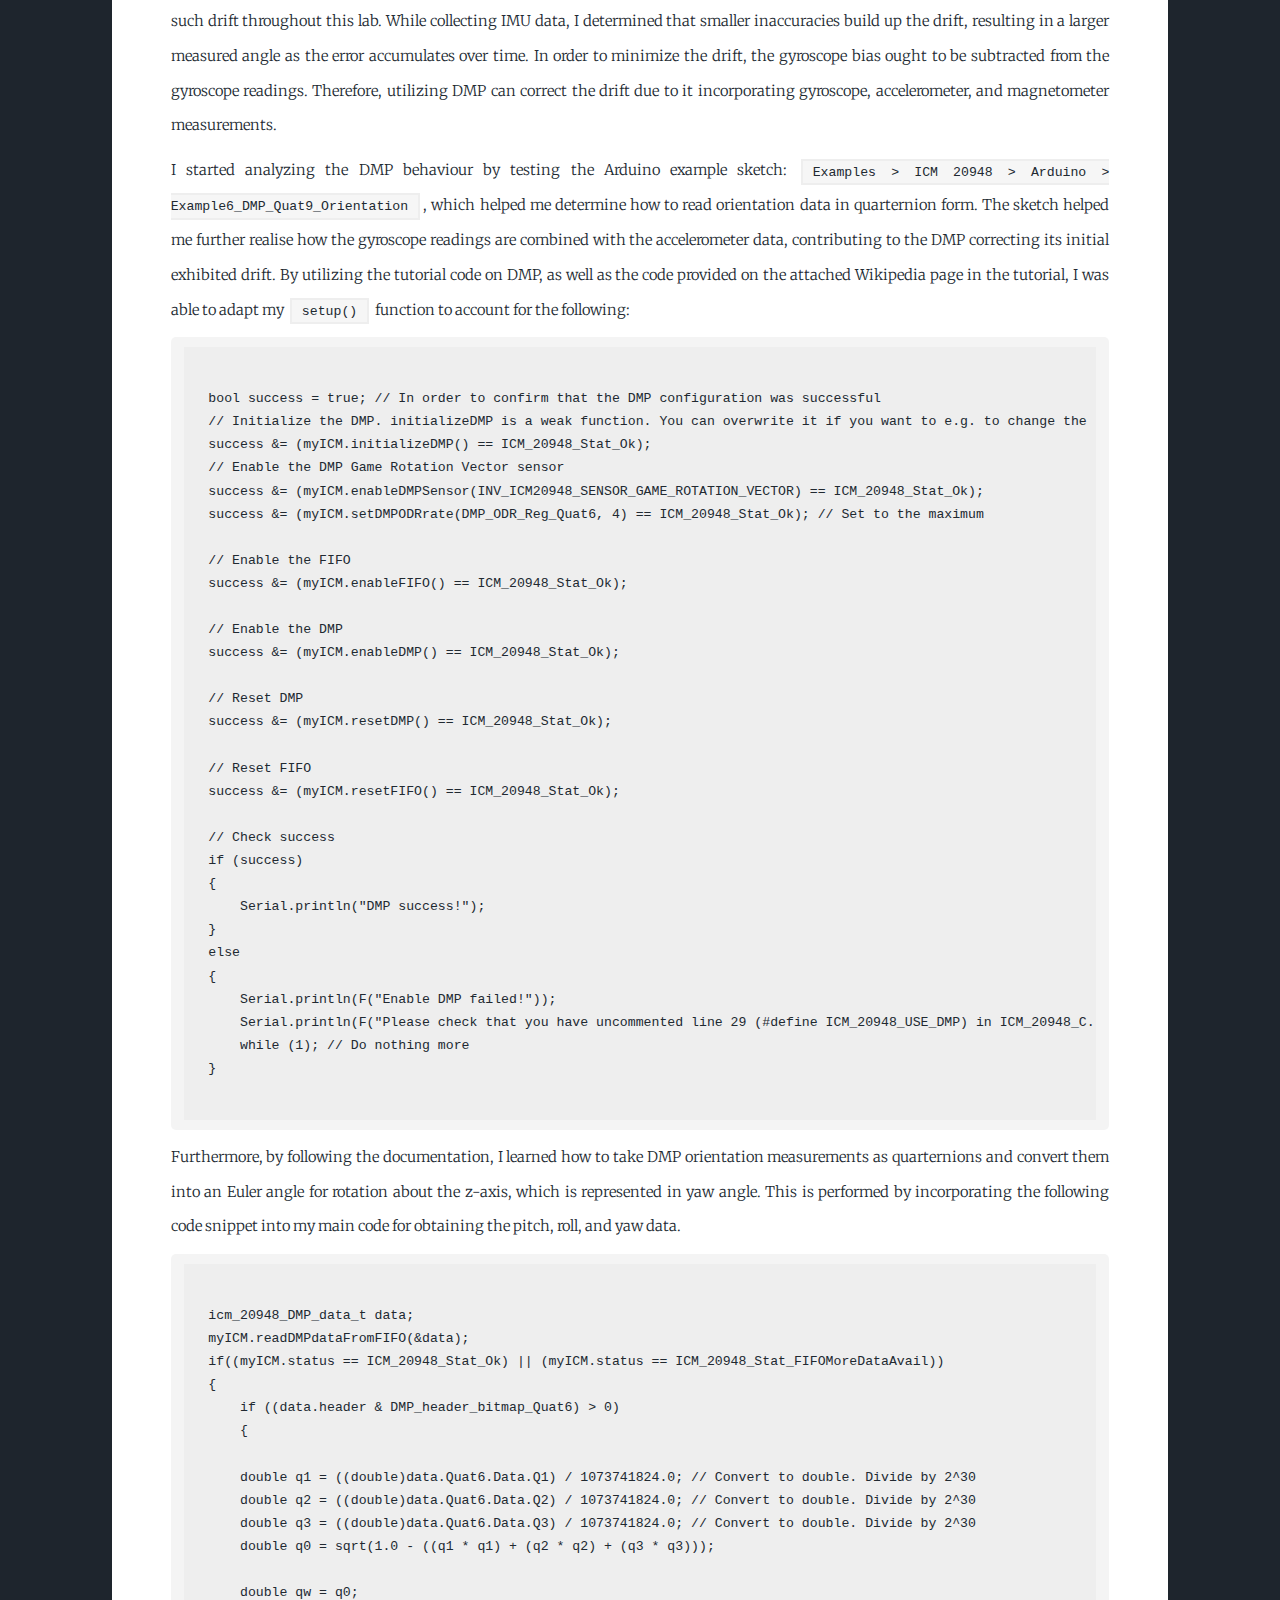
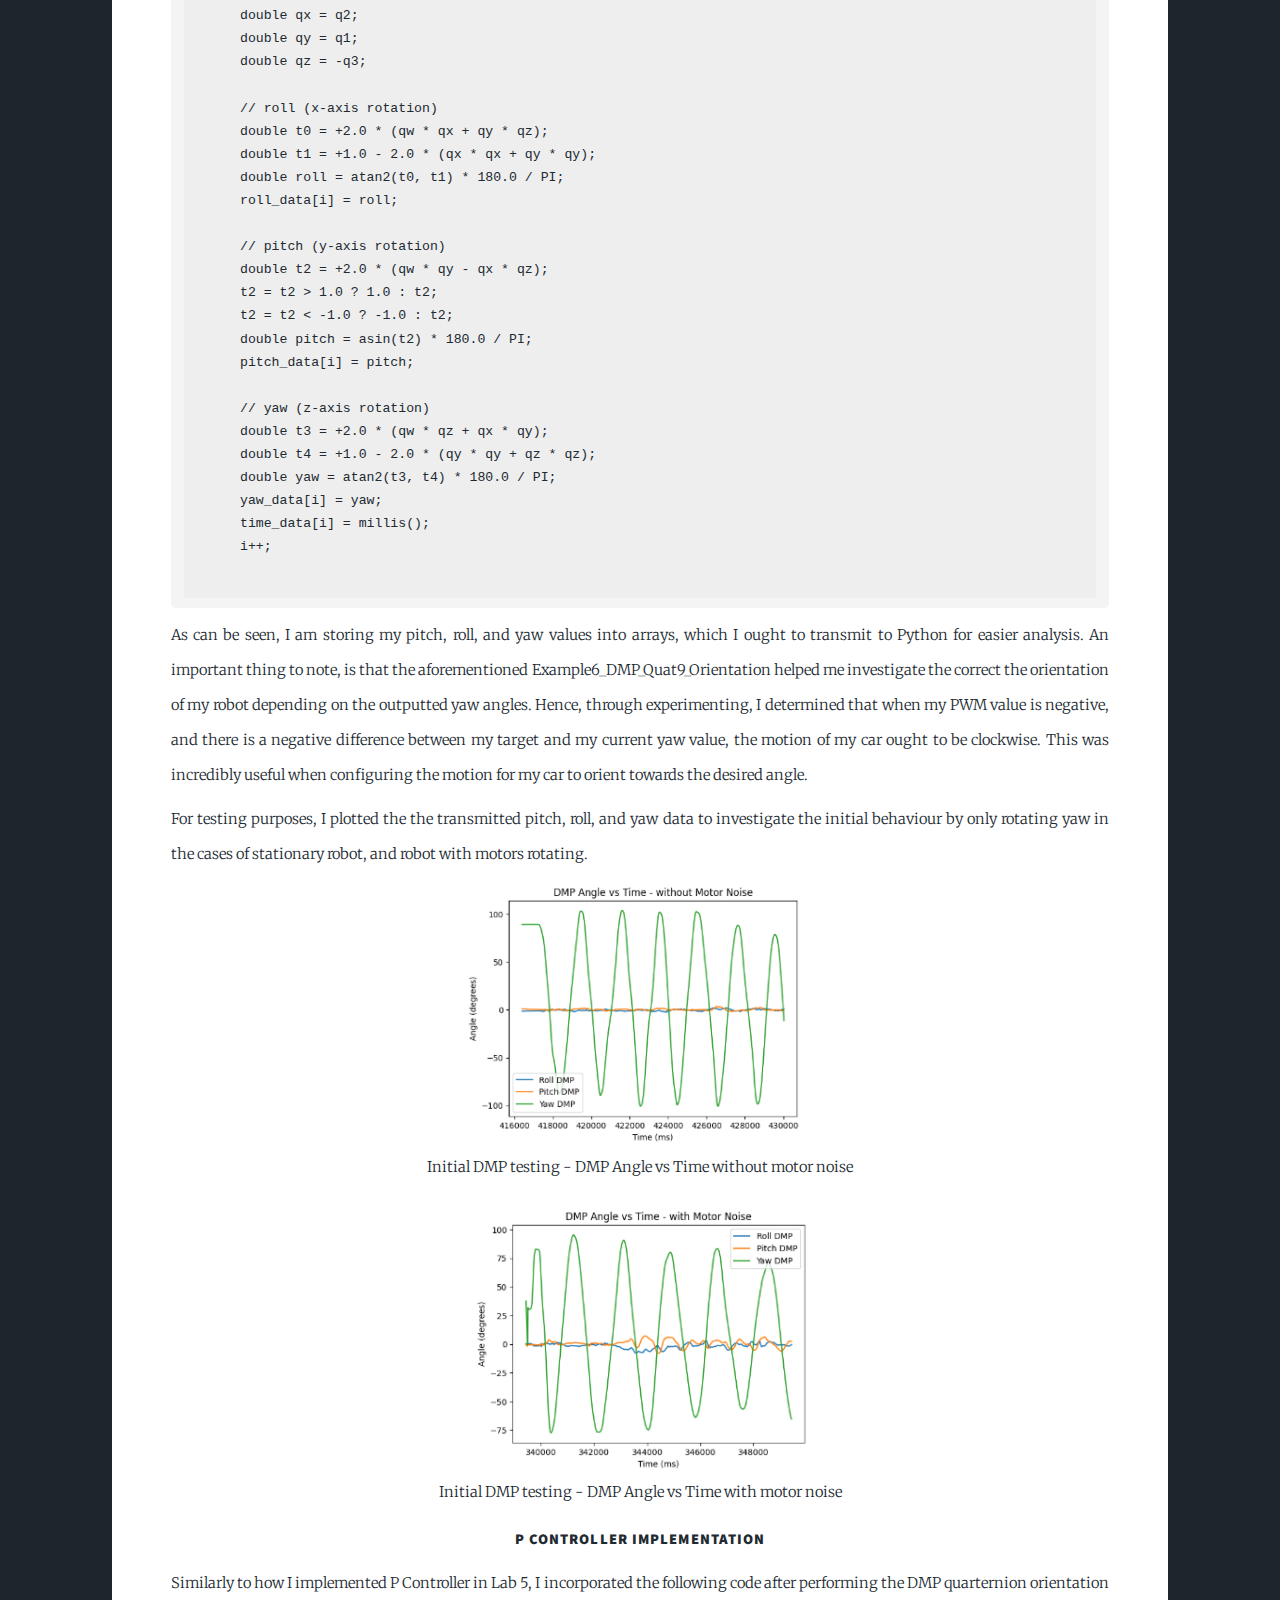
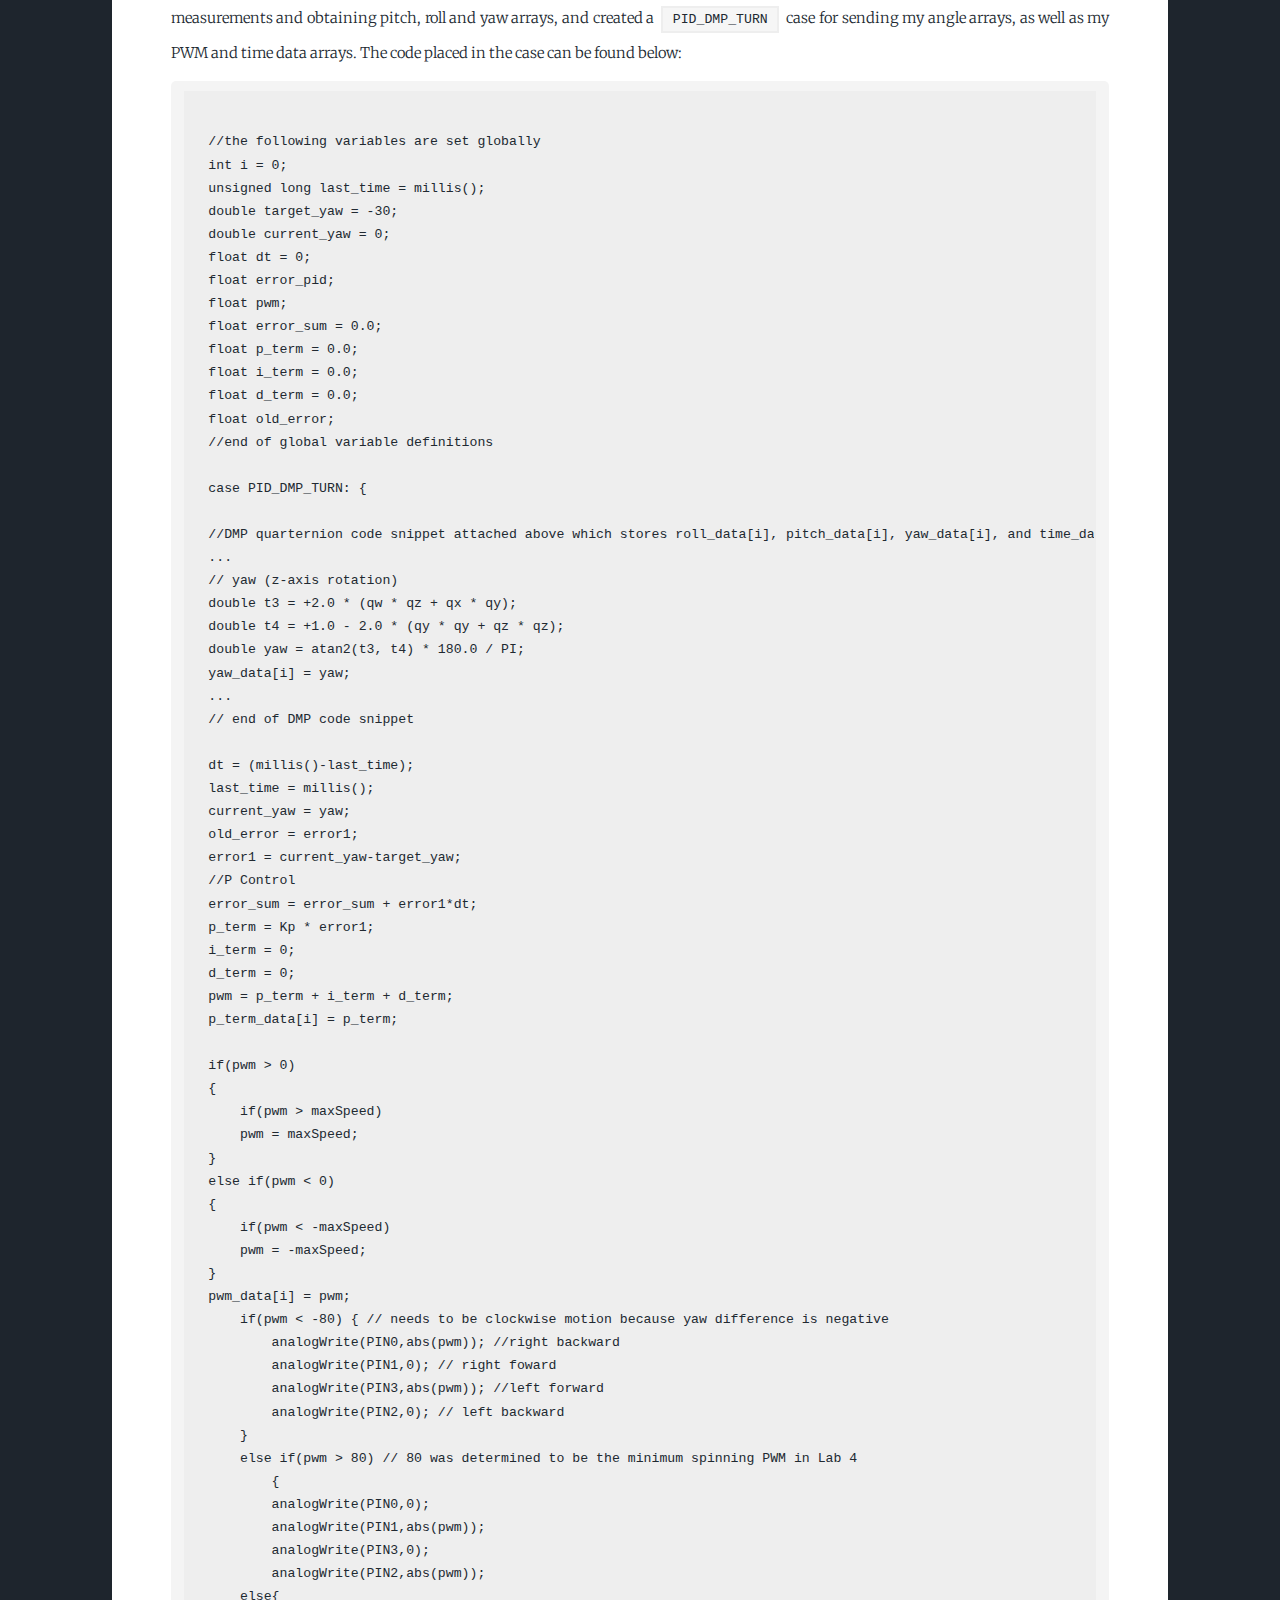
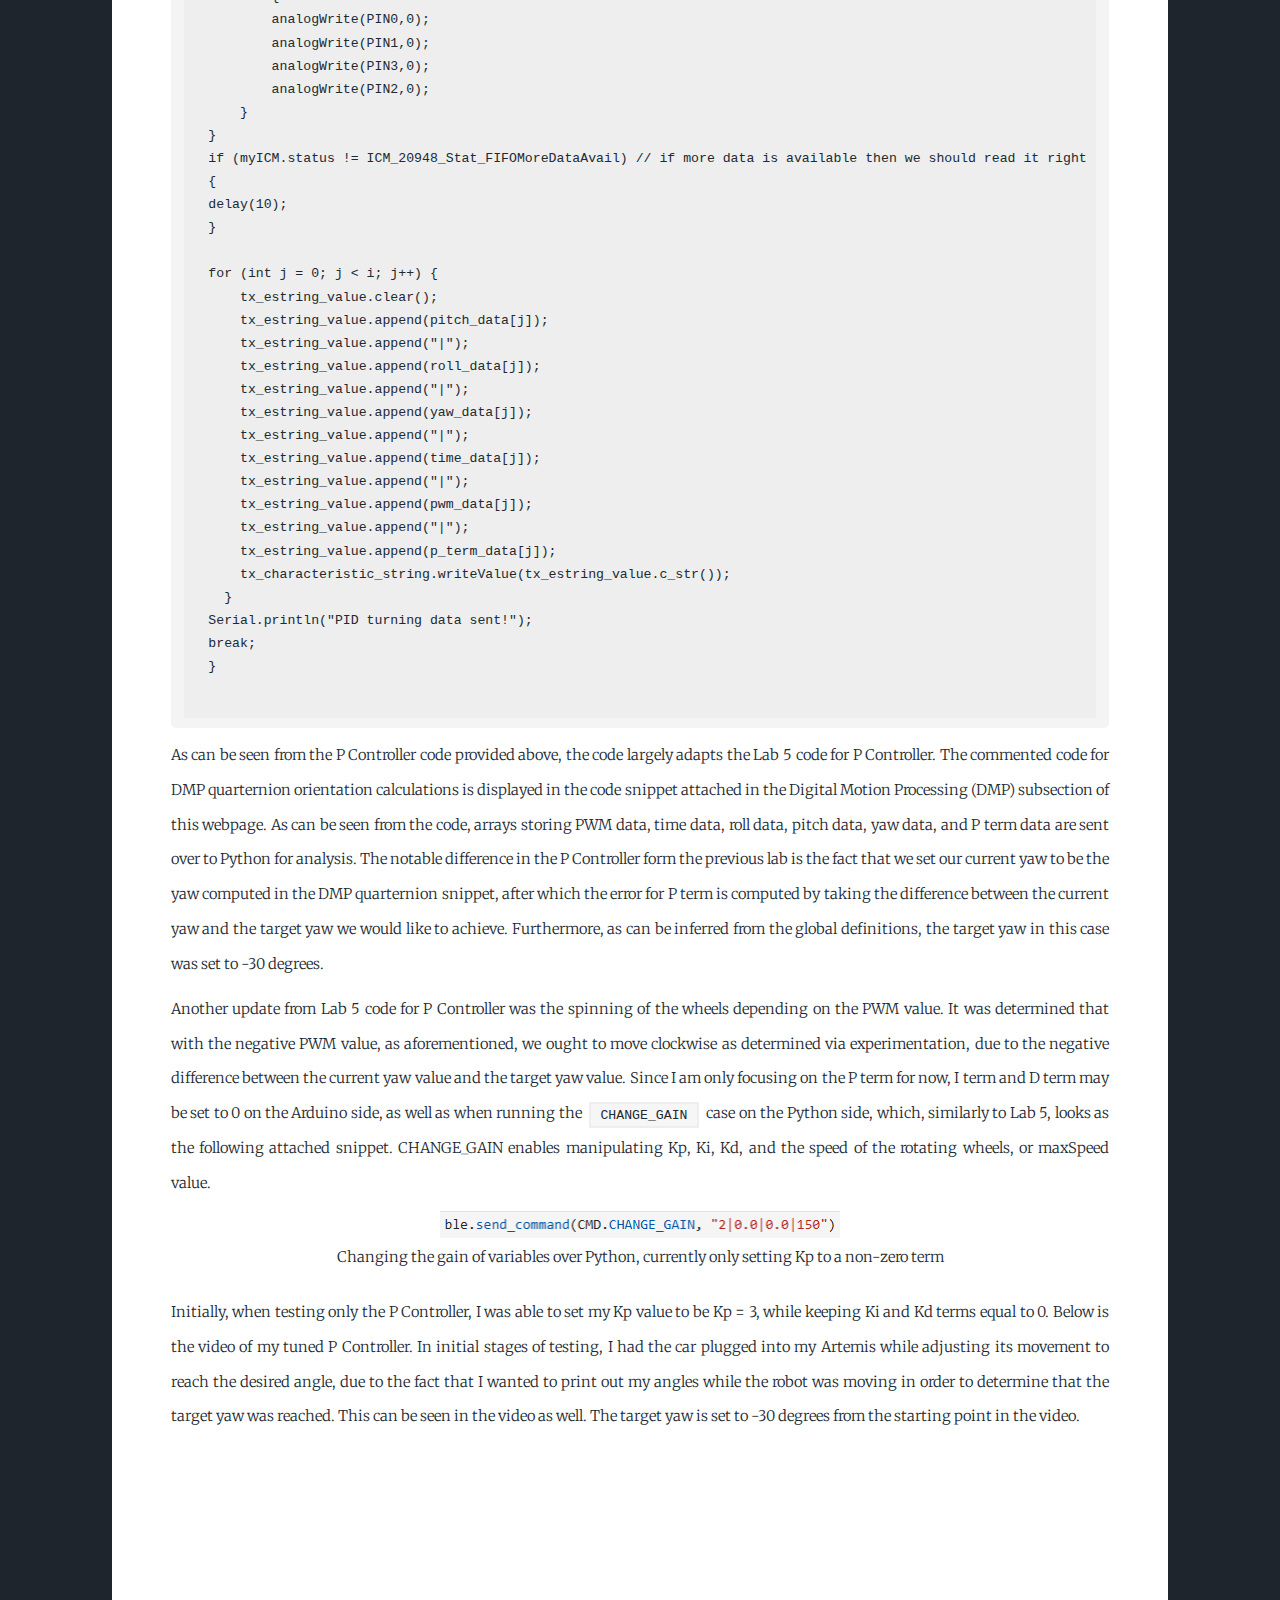
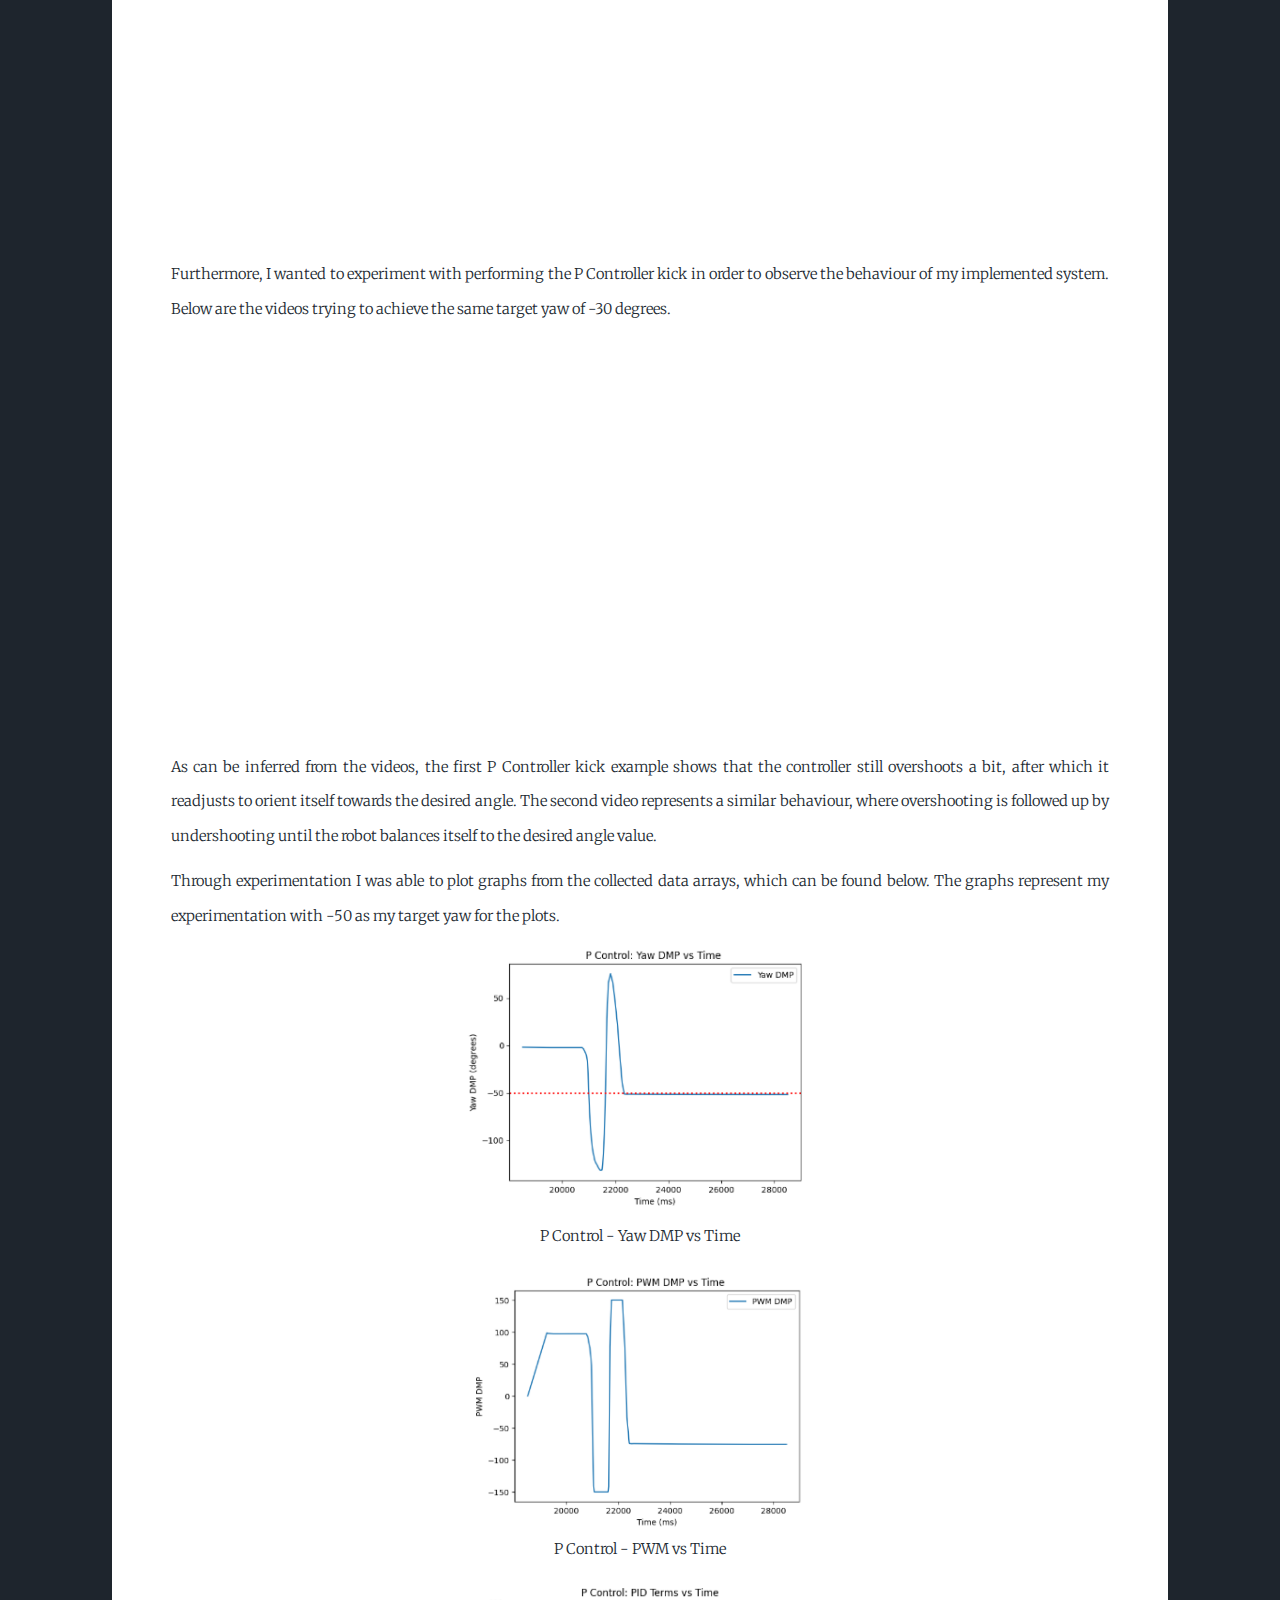
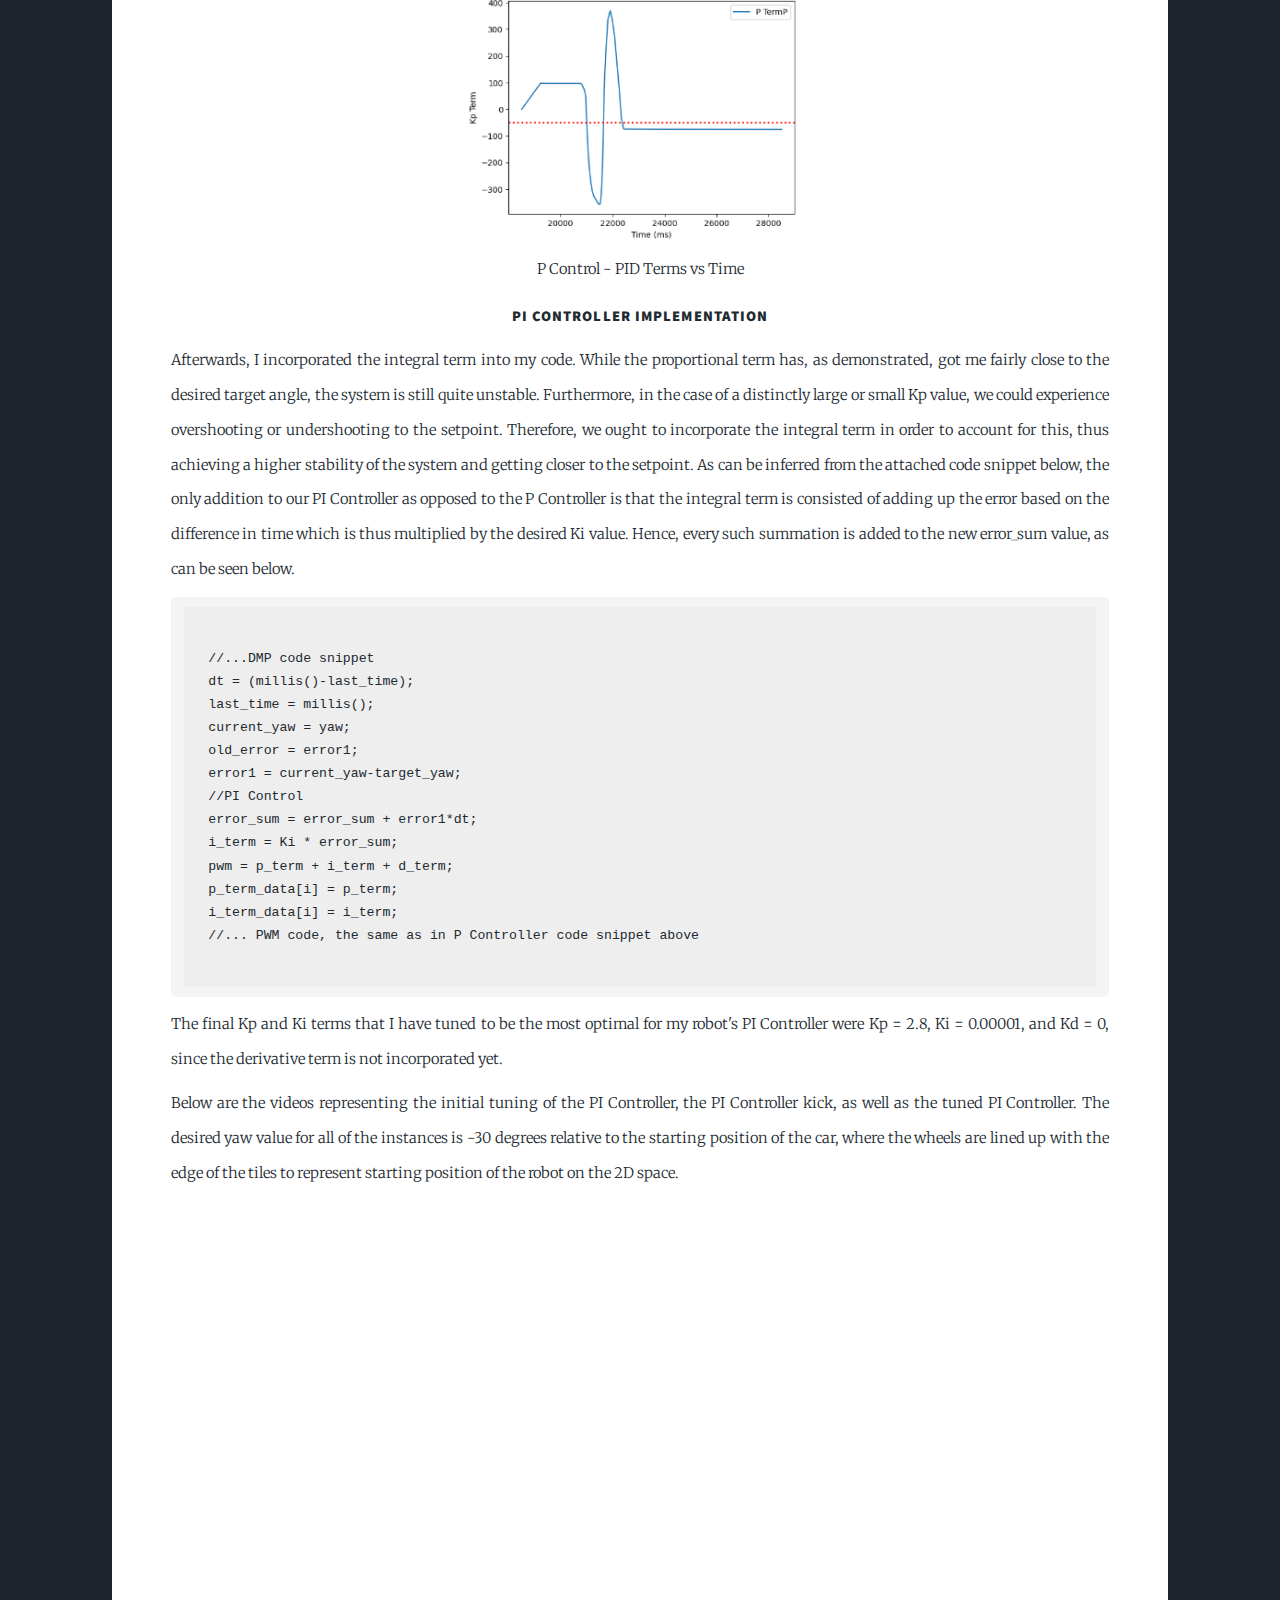
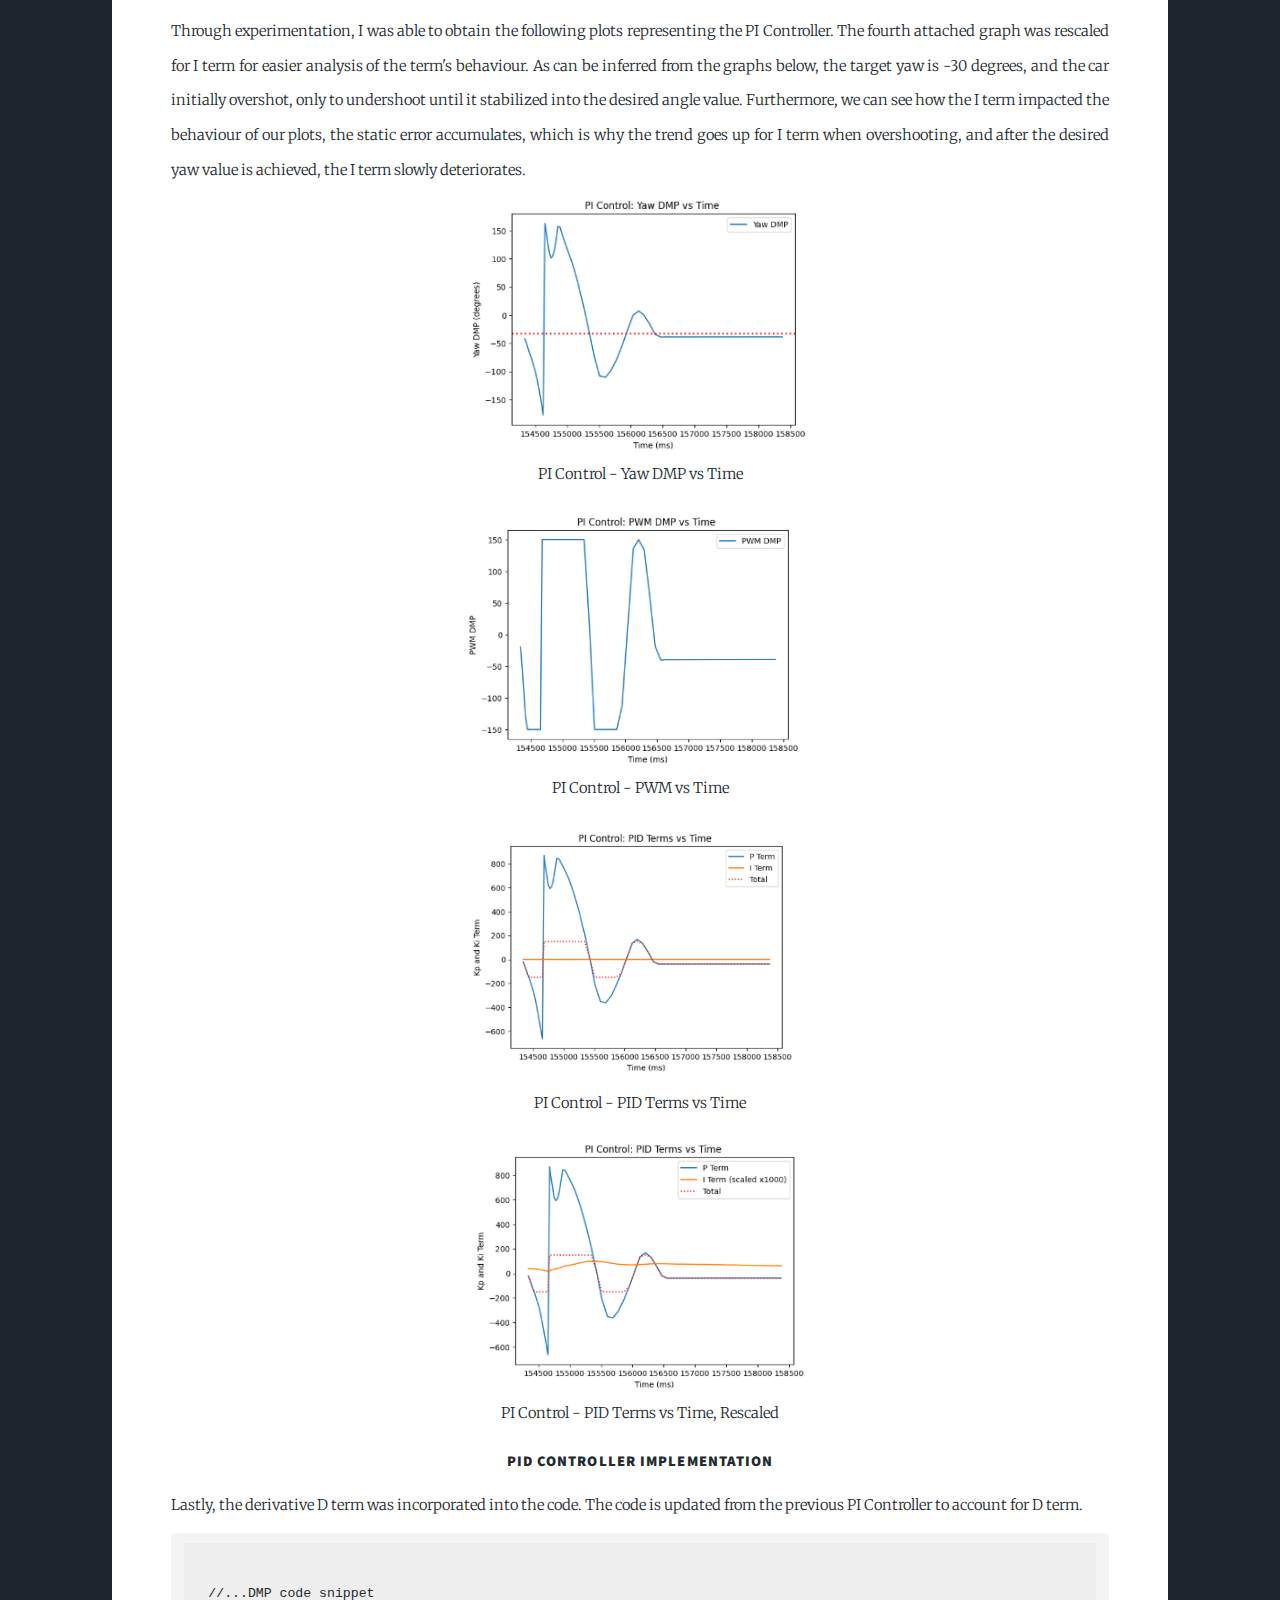
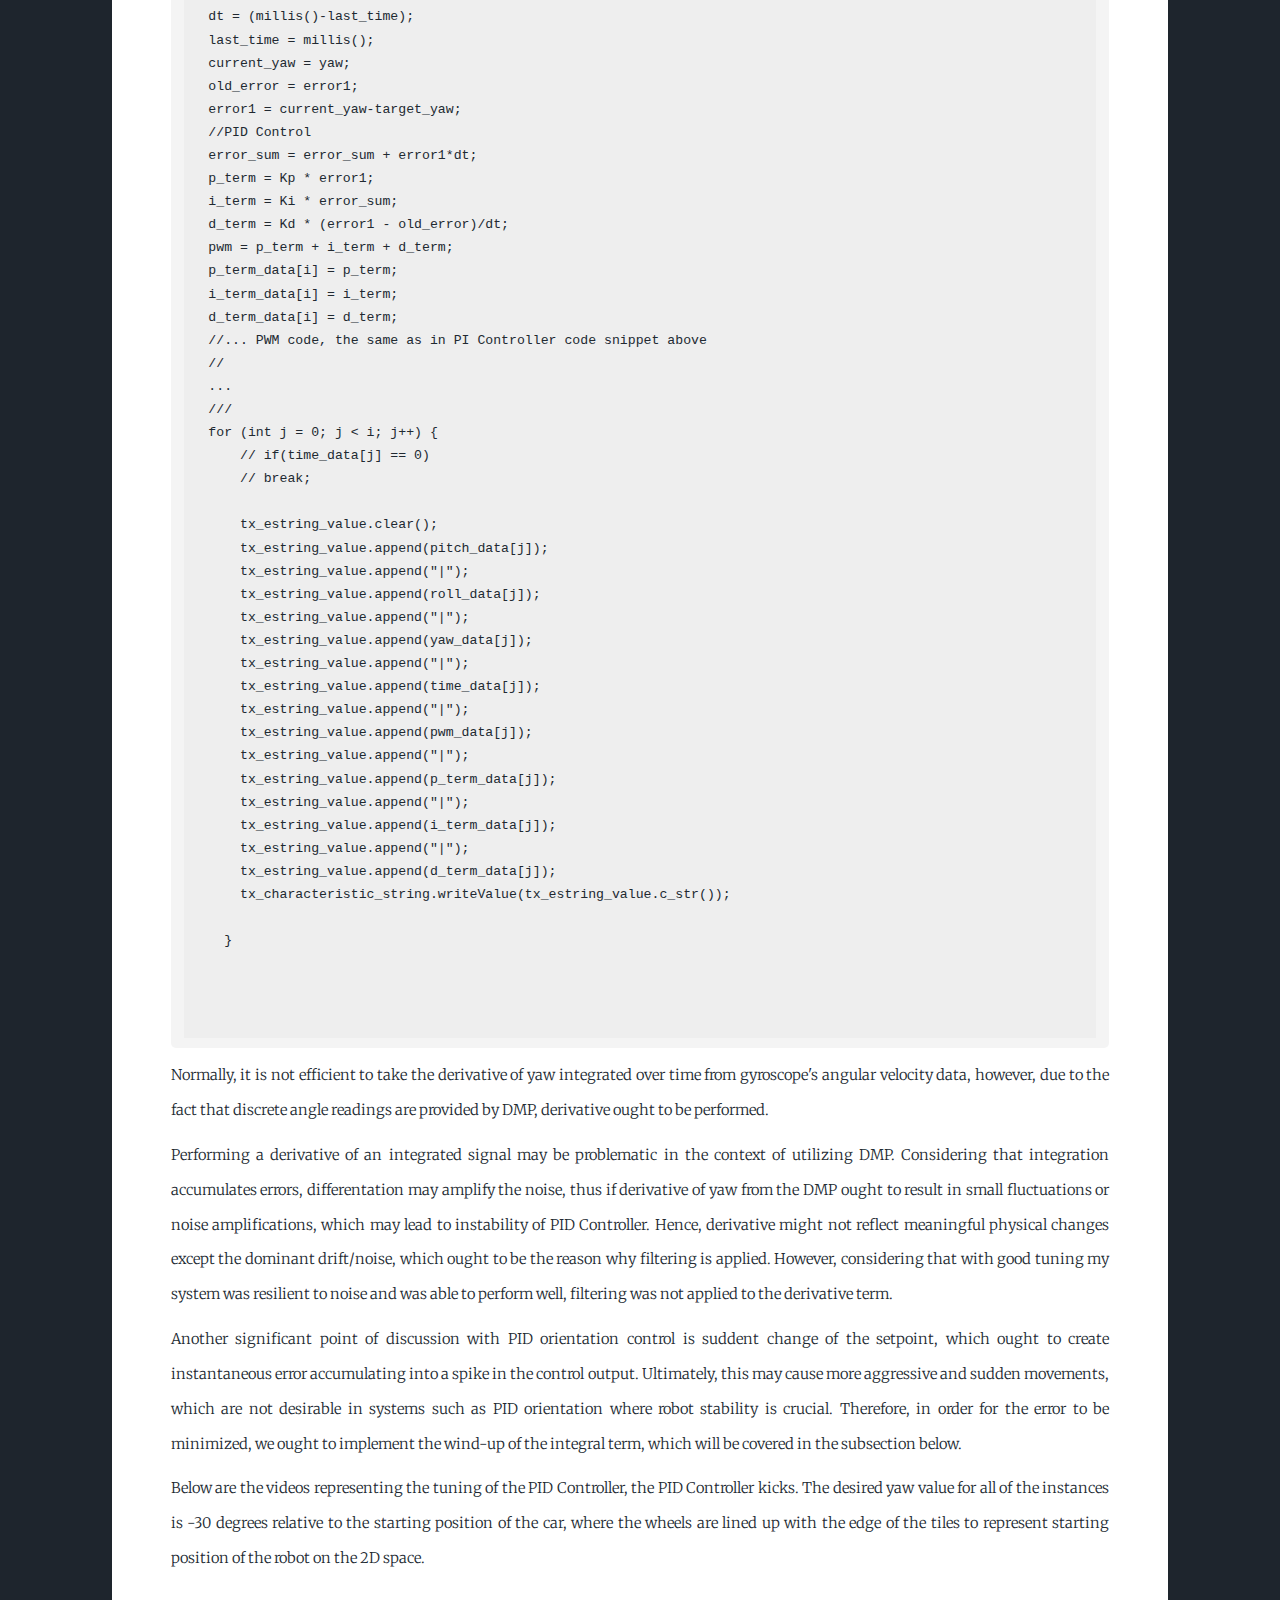
<file: lab6.html>
<!DOCTYPE html>
<html lang="en">
    <head>
		<title>ECE5160 Portfolio</title>
		<meta charset="utf-8" />
		<meta name="viewport" content="width=device-width, initial-scale=1, user-scalable=no" />
		<link rel="stylesheet" href="assets/css/main.css" />
		<noscript><link rel="stylesheet" href="assets/css/noscript.css" /></noscript>
	</head>
<body class="is-preload">
		<!-- Wrapper -->
		<!--	<div id="wrapper" class="fade-in"> -->

				<!-- Intro -->
                <div id="intro">
                    <h1>LAB 6</h1>
                    <p>Orientation Control</p>
                    <ul class="actions">
                        <li><a href="#header" class="button icon solid solo fa-arrow-down scrolly">Continue</a></li>
                    </ul>
                </div>

            <!-- Header -->
            <header id="header">
                    <a href="index.html" class="logo">ECE 5160 | Fast Robots: Lab 6</a>
                </header>

                

            <!-- Nav -->
                <nav id="nav">
                    <ul class="links">
                        <li class="active"><a href="index.html">LAB 6</a></li>
                    </ul>
                    <ul class="icons">
                        <li><a href="https://www.linkedin.com/in/katarina-duric/" class="icon brands fa-linkedin"><span class="label">Linkedin</span></a></li> 
                        <li><a href="https://github.com/kd374" class="icon brands fa-github"><span class="label">GitHub</span></a></li>
                </nav>

				<!-- Main -->
                <div id="main">

                    <!-- Featured Post -->
                    <head>
                        <meta charset="UTF-8">
                        <meta name="viewport" content="width=device-width, initial-scale=1.0">
                        <title>LAB 6</title>
                    
                        <!-- Inline CSS for this page only -->
                        <style>
                            /* Reduce spacing between paragraphs, sections, and images */
                            p, h3, h2, pre, img {
                                margin-bottom: 10px; /* Less space between rows */
                            }
                    
                            /* Reduce spacing between sections */
                            .content-section {
                                margin-bottom: 15px; /* Less space between sections */
                                padding-bottom: 5px;
                                
                                border-bottom: 1px solid #ddd;  /* Adds a light gray line */
                                padding-bottom: 15px;
                                margin-bottom: 20px;

                            }
                    
                            /* Make subtitles (h3) left-aligned */
                            h3 {
                                text-align: left;
                                font-size: 20px; /* Adjust subtitle font size */
                                margin-left: 5px;
                            }
                    
                            /* Center images */
                            .center-content img {
                                display: block;
                                margin: 0 auto;
                                width: 500px; /* Adjust width */
                                height: auto;
                            }
                    
                            /* Center code blocks */
                            pre {
                                background-color: #f4f4f4;
                                padding: 10px;
                                border-radius: 5px;
                                overflow-x: auto;
                                text-align: left;
                                font-family: monospace;
                            }
                        </style>
                        
                    </head>
                    <body>

                    
                        <!-- Featured Post -->
                        <article class="post featured">
                            <header class="major">
                                <span class="date">March 19th, 2025</span>
                                <h2>LAB 6 - ORIENTATION CONTROL</h2>
                            </header>
                    
                            <!-- Introduction -->
                            <section class="content-section">
                            <h3>Introduction</h3>
                            <p>The aim of this lab was to build up on the demonstrated PID control with lateral movement from lab 5, by developing the mechanism to control the orientation angle of our motor. More particularly, yaw measurements of the IMU were utilized in order to implement a PID controller that is able to point the car towards a particular target yaw angle, as well as maintain the orientation.</p>
                            </section>
                            <section class="content-section">
                            <h3>Prelab 6</h3>
                            <h4>Sending and receiving data over Bluetooth</h4>
                            <p>Considering that this lab is very dependent on value tuning for our implementation of the orientation angle and PID parameters, as well as considering the fact that our robot is fundamtentally operating on the battery power throughout the lab, it was vital to establish a functional way of effective sending and receiving data. My solution to this is influenced by my Prelab 5 code, where I developed the case <code>PID_ON</code>, which is responsible for collecting the different pieces of data for, which will be relevant for testing and controlling the orientation of our car. Similarly, there is a flag <code>pid_starting</code> incorporated in the code attached below, and the boolean is thus set to true once the data arrays are cleared . Similarly, there is another case <code>PID_OFF</code>, which ends the control loop and thus implements a hard stop on the robot's wheels, after which it sends the populated arrays from Arduino over Bluetooth.</p>
                            <p>The code for both of the cases can be seen below:</p>

                            <figure style="margin: 0; text-align: center;">
                                <img src="images/prelab1_lab6.png" alt="Lab 6" width="300" style="display: block; margin: 0 auto;">
                                <figcaption style="margin: 0; padding-top: 2px; padding-bottom: 20px; padding-left: px;">PID_ON case for implementing the PID Control</figcaption>
                                <img src="images/prelab2_lab6.png" alt="Lab 6" width="350" style="display: block; margin: 0 auto;">
                                <figcaption style="margin: 0; padding-top: 2px; padding-bottom: 20px; padding-left: px;">PID_OFF case for transmitting the data through Bluetooth</figcaption>
                            </figure>

                            <p>The proposed arrays sent over to Python side are thus grouped into separate arrays for the purposes of plotting and analyzing the data. The Python script follows the same structure as the ones I wrote for notification handlers in Lab 5.</p>
                            <figure style="margin: 0; text-align: center;">
                                <img src="images/prelab4_lab6.png" alt="Lab 6" width="400" style="display: block; margin: 0 auto;">
                                <figcaption style="margin: 0; padding-top: 2px; padding-bottom: 20px; padding-left: px;">Python script receiving the successfully transmitted data</figcaption>
                            </figure>

                            <h3>Lab 6 Tasks</h3>
                            <h4>Digital Motion Processing (DMP)</h4>
                            <p>The fundamental purpose of Digital Motion Processing (DMP) is to incorporate different sensor readings obtained through using the IMU data, which ultimately and ideally ought to decrease noise levels from the accelerometer, as well as the drift from the gyroscope, which was experienced in Lab 2. Digital Motion Processing enables low-power calibration of the accelerometer, gyroscope, and compass, while maintaining optimal performance of the sensor data. DMP is integrated into the Artemis Board, and through the quick uncommenting of line 29 in the <code >ICM_20948_C.h</code> header file, as suggested by the Lab 6 website documentation, we may test its functionality through the Arduino example sketch: <code>Examples > SparkFun 9DoF IMU Breakout > Arduino > Example7_DMP_Quat6_EulerAngles</code>. The test proved the functionality, by displaying the expected behaviour of pitch, roll, and yaw angles in real-time. </p>

                            <p>Furthermore, I was able to recall the gyroscope readings and the experienced drift in Lab 2, and thought about how I ought to mitigate such drift throughout this lab. While collecting IMU data, I determined that smaller inaccuracies build up the drift, resulting in a larger measured angle as the error accumulates over time. In order to minimize the drift, the gyroscope bias ought to be subtracted from the gyroscope readings. Therefore, utilizing DMP can correct the drift due to it incorporating gyroscope, accelerometer, and magnetometer measurements.
                            <p>I started analyzing the DMP behaviour by testing the Arduino example sketch: <code>Examples > ICM 20948 > Arduino > Example6_DMP_Quat9_Orientation</code>, which helped me determine how to read orientation data in quarternion form. The sketch helped me further realise how the gyroscope readings are combined with the accelerometer data, contributing to the DMP correcting its initial exhibited drift. By utilizing the tutorial code on DMP, as well as the code provided on the attached Wikipedia page in the tutorial, I was able to adapt my <code>setup()</code> function to account for the following:</p>
                            <pre><code>
bool success = true; // In order to confirm that the DMP configuration was successful
// Initialize the DMP. initializeDMP is a weak function. You can overwrite it if you want to e.g. to change the sample rate
success &= (myICM.initializeDMP() == ICM_20948_Stat_Ok);
// Enable the DMP Game Rotation Vector sensor
success &= (myICM.enableDMPSensor(INV_ICM20948_SENSOR_GAME_ROTATION_VECTOR) == ICM_20948_Stat_Ok);
success &= (myICM.setDMPODRrate(DMP_ODR_Reg_Quat6, 4) == ICM_20948_Stat_Ok); // Set to the maximum

// Enable the FIFO
success &= (myICM.enableFIFO() == ICM_20948_Stat_Ok);

// Enable the DMP
success &= (myICM.enableDMP() == ICM_20948_Stat_Ok);

// Reset DMP
success &= (myICM.resetDMP() == ICM_20948_Stat_Ok);

// Reset FIFO
success &= (myICM.resetFIFO() == ICM_20948_Stat_Ok);

// Check success
if (success)
{
    Serial.println("DMP success!");
}
else
{
    Serial.println(F("Enable DMP failed!"));
    Serial.println(F("Please check that you have uncommented line 29 (#define ICM_20948_USE_DMP) in ICM_20948_C.h..."));
    while (1); // Do nothing more
}
                            </code></pre>
                            <p>Furthermore, by following the documentation, I learned how to take DMP orientation measurements as quarternions and convert them into an Euler angle for rotation about the z-axis, which is represented in yaw angle. This is performed by incorporating the following  code snippet into my main code for obtaining the pitch, roll, and yaw data.</p>

                            <pre><code>
icm_20948_DMP_data_t data;
myICM.readDMPdataFromFIFO(&data);
if((myICM.status == ICM_20948_Stat_Ok) || (myICM.status == ICM_20948_Stat_FIFOMoreDataAvail))
{
    if ((data.header & DMP_header_bitmap_Quat6) > 0) 
    { 

    double q1 = ((double)data.Quat6.Data.Q1) / 1073741824.0; // Convert to double. Divide by 2^30
    double q2 = ((double)data.Quat6.Data.Q2) / 1073741824.0; // Convert to double. Divide by 2^30
    double q3 = ((double)data.Quat6.Data.Q3) / 1073741824.0; // Convert to double. Divide by 2^30
    double q0 = sqrt(1.0 - ((q1 * q1) + (q2 * q2) + (q3 * q3)));

    double qw = q0; 
    double qx = q2;
    double qy = q1;
    double qz = -q3;

    // roll (x-axis rotation)
    double t0 = +2.0 * (qw * qx + qy * qz);
    double t1 = +1.0 - 2.0 * (qx * qx + qy * qy);
    double roll = atan2(t0, t1) * 180.0 / PI;
    roll_data[i] = roll;

    // pitch (y-axis rotation)
    double t2 = +2.0 * (qw * qy - qx * qz);
    t2 = t2 > 1.0 ? 1.0 : t2;
    t2 = t2 < -1.0 ? -1.0 : t2;
    double pitch = asin(t2) * 180.0 / PI;
    pitch_data[i] = pitch;

    // yaw (z-axis rotation)
    double t3 = +2.0 * (qw * qz + qx * qy);
    double t4 = +1.0 - 2.0 * (qy * qy + qz * qz);
    double yaw = atan2(t3, t4) * 180.0 / PI;
    yaw_data[i] = yaw;
    time_data[i] = millis();
    i++;
                                  </code></pre>
                                  <p>As can be seen, I am storing my pitch, roll, and yaw values into arrays, which I ought to transmit to Python for easier analysis. An important thing to note, is that the aforementioned Example6_DMP_Quat9_Orientation helped me investigate the correct the orientation of my robot depending on the outputted yaw angles. Hence, through experimenting, I determined that when my PWM value is negative, and there is a negative difference between my target and my current yaw value, the motion of my car ought to be clockwise. This was incredibly useful when configuring the motion for my car to orient towards the desired angle.</p>

                                  <p>For testing purposes, I plotted the the transmitted pitch, roll, and yaw data to investigate the initial behaviour by only rotating yaw in the cases of stationary robot, and robot with motors rotating.</p>
                                  <figure style="margin: 0; text-align: center;">
                                    <img src="images/DMP_initial_without_motors.png" alt="Lab 6" width="350" style="display: block; margin: 0 auto;">
                                    <figcaption style="margin: 0; padding-top: 2px; padding-bottom: 20px; padding-left: px;">Initial DMP testing - DMP Angle vs Time without motor noise</figcaption>
                                    <img src="images/dmp_initial_with_motors.png" alt="Lab 6" width="350" style="display: block; margin: 0 auto;">
                                    <figcaption style="margin: 0; padding-top: 2px; padding-bottom: 20px; padding-left: px;">Initial DMP testing - DMP Angle vs Time with motor noise</figcaption>
                                </figure>

                                <h4>P Controller Implementation</h4>
                                <p>Similarly to how I implemented P Controller in Lab 5, I incorporated the following code after performing the DMP quarternion orientation measurements and obtaining pitch, roll and yaw arrays, and created a <code>PID_DMP_TURN</code> case for sending my angle arrays, as well as my PWM and time data arrays. The code placed in the case can be found below:</p>
                                <pre><code>
//the following variables are set globally
int i = 0;
unsigned long last_time = millis();
double target_yaw = -30;
double current_yaw = 0;
float dt = 0;
float error_pid;
float pwm;
float error_sum = 0.0;
float p_term = 0.0;
float i_term = 0.0;
float d_term = 0.0;
float old_error;
//end of global variable definitions

case PID_DMP_TURN: {

//DMP quarternion code snippet attached above which stores roll_data[i], pitch_data[i], yaw_data[i], and time_data[i] values
...
// yaw (z-axis rotation)
double t3 = +2.0 * (qw * qz + qx * qy);
double t4 = +1.0 - 2.0 * (qy * qy + qz * qz);
double yaw = atan2(t3, t4) * 180.0 / PI;
yaw_data[i] = yaw;
...
// end of DMP code snippet

dt = (millis()-last_time);
last_time = millis();
current_yaw = yaw;
old_error = error1;
error1 = current_yaw-target_yaw;
//P Control
error_sum = error_sum + error1*dt;
p_term = Kp * error1;
i_term = 0;
d_term = 0;
pwm = p_term + i_term + d_term;
p_term_data[i] = p_term;

if(pwm > 0)
{
    if(pwm > maxSpeed)
    pwm = maxSpeed;
}
else if(pwm < 0)
{
    if(pwm < -maxSpeed)
    pwm = -maxSpeed;
}
pwm_data[i] = pwm;
    if(pwm < -80) { // needs to be clockwise motion because yaw difference is negative
        analogWrite(PIN0,abs(pwm)); //right backward
        analogWrite(PIN1,0); // right foward
        analogWrite(PIN3,abs(pwm)); //left forward 
        analogWrite(PIN2,0); // left backward
    }
    else if(pwm > 80) // 80 was determined to be the minimum spinning PWM in Lab 4
        { 
        analogWrite(PIN0,0);
        analogWrite(PIN1,abs(pwm));
        analogWrite(PIN3,0);
        analogWrite(PIN2,abs(pwm));
    else{
        analogWrite(PIN0,0);
        analogWrite(PIN1,0);
        analogWrite(PIN3,0);
        analogWrite(PIN2,0);
    }
}
if (myICM.status != ICM_20948_Stat_FIFOMoreDataAvail) // if more data is available then we should read it right away - and not delay
{
delay(10);
}

for (int j = 0; j < i; j++) {
    tx_estring_value.clear();
    tx_estring_value.append(pitch_data[j]);
    tx_estring_value.append("|");
    tx_estring_value.append(roll_data[j]);
    tx_estring_value.append("|");
    tx_estring_value.append(yaw_data[j]);
    tx_estring_value.append("|");
    tx_estring_value.append(time_data[j]);
    tx_estring_value.append("|");
    tx_estring_value.append(pwm_data[j]);
    tx_estring_value.append("|");
    tx_estring_value.append(p_term_data[j]);
    tx_characteristic_string.writeValue(tx_estring_value.c_str());
  }
Serial.println("PID turning data sent!");
break;
}
                                </code></pre>
                                <p>As can be seen from the P Controller code provided above, the code largely adapts the Lab 5 code for P Controller. The commented code for DMP quarternion orientation calculations is displayed in the code snippet attached in the Digital Motion Processing (DMP) subsection of this webpage. As can be seen from the code, arrays storing PWM data, time data, roll data, pitch data, yaw data, and P term data are sent over to Python for analysis. The notable difference in the P Controller form the previous lab is the fact that we set our current yaw to be the yaw computed in the DMP quarternion snippet, after which the error for P term is computed by taking the difference between the current yaw and the target yaw we would like to achieve. Furthermore, as can be inferred from the global definitions, the target yaw in this case was set to -30 degrees.</p>
                                <p>Another update from Lab 5 code for P Controller was the spinning of the wheels depending on the PWM value. It was determined that with the negative PWM value, as aforementioned, we ought to move clockwise as determined via experimentation, due to the negative difference between the current yaw value and the target yaw value. Since I am only focusing on the P term for now, I term and D term may be set to 0 on the Arduino side, as well as when running the <code>CHANGE_GAIN</code> case on the Python side, which, similarly to Lab 5, looks as the following attached snippet. CHANGE_GAIN enables manipulating Kp, Ki, Kd, and the speed of the rotating wheels, or maxSpeed value.</p>
                                <p></p>
                                <p></p>
                                <figure style="margin: 0; text-align: center;">
                                    <img src="images/change_gain.png" alt="Lab 6" width="400" style="display: block; margin: 0 auto;">
                                    <figcaption style="margin: 0; padding-top: 2px; padding-bottom: 20px; padding-left: px;">Changing the gain of variables over Python, currently only setting Kp to a non-zero term</figcaption>
                                </figure>
                                <p>Initially, when testing only the P Controller, I was able to set my Kp value to be Kp = 3, while keeping Ki and Kd terms equal to 0. Below is the video of my tuned P Controller. In initial stages of testing, I had the car plugged into my Artemis while adjusting its movement to reach the desired angle, due to the fact that I wanted to print out my angles while the robot was moving in order to determine that the target yaw was reached. This can be seen in the video as well. The target yaw is set to -30 degrees from the starting point in the video.</p>
                                <iframe width="300" height ="400"
                                src="https://youtube.com/embed/CIYMrsHBj3I"  
                                title="Lab 6: P Controller Tuned" 
                                frameborder="0" 
                                allow="accelerometer; autoplay; clipboard-write; encrypted-media; gyroscope; picture-in-picture; web-share" 
                                allowfullscreen>
                                </iframe>

                                <p>Furthermore, I wanted to experiment with performing the P Controller kick in order to observe the behaviour of my implemented system. Below are the videos trying to achieve the same target yaw of -30 degrees.</p>

                                <iframe width="300" height ="400"
                                src="https://youtube.com/embed/gOSdrnGXT8c"  
                                title="Lab 6: P Controller Tuned" 
                                frameborder="0" 
                                allow="accelerometer; autoplay; clipboard-write; encrypted-media; gyroscope; picture-in-picture; web-share" 
                                allowfullscreen>
                                </iframe>
                                <iframe width="300" height ="400"
                                src="https://youtube.com/embed/IZ9q1T73oKs"  
                                title="Lab 6: P Controller Tuned" 
                                frameborder="0" 
                                allow="accelerometer; autoplay; clipboard-write; encrypted-media; gyroscope; picture-in-picture; web-share" 
                                allowfullscreen>
                                </iframe>

                                <p>As can be inferred from the videos, the first P Controller kick example shows that the controller still overshoots a bit, after which it readjusts to orient itself towards the desired angle. The second video represents a similar behaviour, where overshooting is followed up by undershooting until the robot balances itself to the desired angle value.</p>

                                <p>Through experimentation I was able to plot graphs from the collected data arrays, which can be found below. The graphs represent my experimentation with -50 as my target yaw for the plots.</p>
                                <figure style="margin: 0; text-align: center;">
                                    <img src="images/pcontrol_yawvstime.png" alt="Lab 6" width="350" style="display: block; margin: 0 auto;">
                                    <figcaption style="margin: 0; padding-top: 2px; padding-bottom: 20px; padding-left: px;">P Control - Yaw DMP vs Time</figcaption>
                                    <img src="images/pcontrol_pwmvstime.png" alt="Lab 6" width="350" style="display: block; margin: 0 auto;">
                                    <figcaption style="margin: 0; padding-top: 2px; padding-bottom: 20px; padding-left: px;">P Control - PWM vs Time</figcaption>
                                    <img src="images/pcontrol_ptermvstime.png" alt="Lab 6" width="350" style="display: block; margin: 0 auto;">
                                    <figcaption style="margin: 0; padding-top: 2px; padding-bottom: 20px; padding-left: px;">P Control - PID Terms vs Time</figcaption>
                                </figure>

                                <h4>PI COntroller Implementation</h4>
                                <p>Afterwards, I incorporated the integral term into my code. While the proportional term has, as demonstrated, got me fairly close to the desired target angle, the system is still quite unstable. Furthermore, in the case of a distinctly large or small Kp value, we could experience overshooting or undershooting to the setpoint. Therefore, we ought to incorporate the integral term in order to account for this, thus achieving a higher stability of the system and getting closer to the setpoint. As can be inferred from the attached code snippet below, the only addition to our PI Controller as opposed to the P Controller is that the integral term is consisted of adding up the error based on the difference in time which is thus multiplied by the desired Ki value. Hence, every such summation is added to the new error_sum value, as can be seen below.</p>
                                <pre><code>
//...DMP code snippet
dt = (millis()-last_time);
last_time = millis();
current_yaw = yaw;
old_error = error1;
error1 = current_yaw-target_yaw;
//PI Control
error_sum = error_sum + error1*dt;  
i_term = Ki * error_sum;
pwm = p_term + i_term + d_term;
p_term_data[i] = p_term;
i_term_data[i] = i_term;
//... PWM code, the same as in P Controller code snippet above
                                </code></pre>
                                <p>The final Kp and Ki terms that I have tuned to be the most optimal for my robot's PI Controller were Kp = 2.8, Ki = 0.00001, and Kd = 0, since the derivative term is not incorporated yet.</p>
                                <p>Below are the videos representing the initial tuning of the PI Controller, the PI Controller kick, as well as the tuned PI Controller. The desired yaw value for all of the instances is -30 degrees relative to the starting position of the car, where the wheels are lined up with the edge of the tiles to represent starting position of the robot on the 2D space.</p>

                                <iframe width="300" height ="400"
                                src="https://youtube.com/embed/drkmJgDciYI"  
                                title="Lab 6: P Controller Tuned" 
                                frameborder="0" 
                                allow="accelerometer; autoplay; clipboard-write; encrypted-media; gyroscope; picture-in-picture; web-share" 
                                allowfullscreen>
                                </iframe>
                                <iframe width="300" height ="400"
                                src="https://youtube.com/embed/48pqxNk8ExU"  
                                title="Lab 6: P Controller Tuned" 
                                frameborder="0" 
                                allow="accelerometer; autoplay; clipboard-write; encrypted-media; gyroscope; picture-in-picture; web-share" 
                                allowfullscreen>
                                </iframe>
                                <iframe width="300" height ="400"
                                src="https://youtube.com/embed/mrmsbnQviwQ"  
                                title="Lab 6: P Controller Tuned" 
                                frameborder="0" 
                                allow="accelerometer; autoplay; clipboard-write; encrypted-media; gyroscope; picture-in-picture; web-share" 
                                allowfullscreen>
                                </iframe>
                                <p>Through experimentation, I was able to obtain the following plots representing the PI Controller. The fourth attached graph was rescaled for I term for easier analysis of the term's behaviour. As can be inferred from the graphs below, the target yaw is -30 degrees, and the car initially overshot, only to undershoot until it stabilized into the desired angle value. Furthermore, we can see how the I term impacted the behaviour of our plots, the static error accumulates, which is why the trend goes up for I term when overshooting, and after the desired yaw value is achieved, the I term slowly deteriorates.</p>
                                <figure style="margin: 0; text-align: center;">
                                    <img src="images/pi_control_yawvstime.png" alt="Lab 6" width="350" style="display: block; margin: 0 auto;">
                                    <figcaption style="margin: 0; padding-top: 2px; padding-bottom: 20px; padding-left: px;">PI Control - Yaw DMP vs Time</figcaption>
                                    <img src="images/picontrol_pwmvstime.png" alt="Lab 6" width="350" style="display: block; margin: 0 auto;">
                                    <figcaption style="margin: 0; padding-top: 2px; padding-bottom: 20px; padding-left: px;">PI Control - PWM vs Time</figcaption>
                                    <img src="images/picontrol_iterm2.png" alt="Lab 6" width="350" style="display: block; margin: 0 auto;">
                                    <figcaption style="margin: 0; padding-top: 2px; padding-bottom: 20px; padding-left: px;">PI Control - PID Terms vs Time</figcaption>
                                    <img src="images/picontrol_iterm.png" alt="Lab 6" width="350" style="display: block; margin: 0 auto;">
                                    <figcaption style="margin: 0; padding-top: 2px; padding-bottom: 20px; padding-left: px;">PI Control - PID Terms vs Time, Rescaled</figcaption>
                                </figure>

                                <h4>PID Controller Implementation</h4>
                                <p>Lastly, the derivative D term was incorporated into the code. The code is updated from the previous PI Controller to account for D term.</p>
                                <pre><code>
//...DMP code snippet
dt = (millis()-last_time);
last_time = millis();
current_yaw = yaw;
old_error = error1;
error1 = current_yaw-target_yaw;
//PID Control
error_sum = error_sum + error1*dt;
p_term = Kp * error1;
i_term = Ki * error_sum;
d_term = Kd * (error1 - old_error)/dt;
pwm = p_term + i_term + d_term;
p_term_data[i] = p_term;
i_term_data[i] = i_term;
d_term_data[i] = d_term;
//... PWM code, the same as in PI Controller code snippet above
//
...
///
for (int j = 0; j < i; j++) {
    // if(time_data[j] == 0)
    // break;

    tx_estring_value.clear();
    tx_estring_value.append(pitch_data[j]);
    tx_estring_value.append("|");
    tx_estring_value.append(roll_data[j]);
    tx_estring_value.append("|");
    tx_estring_value.append(yaw_data[j]);
    tx_estring_value.append("|");
    tx_estring_value.append(time_data[j]);
    tx_estring_value.append("|");
    tx_estring_value.append(pwm_data[j]);
    tx_estring_value.append("|");
    tx_estring_value.append(p_term_data[j]);
    tx_estring_value.append("|");
    tx_estring_value.append(i_term_data[j]);
    tx_estring_value.append("|");
    tx_estring_value.append(d_term_data[j]);
    tx_characteristic_string.writeValue(tx_estring_value.c_str());

  }


                                </code></pre>
                                <p>Normally, it is not efficient to take the derivative of yaw integrated over time from gyroscope's angular velocity data, however, due to the fact that discrete angle readings are provided by DMP, derivative ought to be performed.</p>
                                <p>Performing a derivative of an integrated signal may be problematic in the context of utilizing DMP. Considering that integration accumulates errors, differentation may amplify the noise, thus if derivative of yaw from the DMP ought to result in small fluctuations or noise amplifications, which may lead to instability of PID Controller. Hence, derivative might not reflect meaningful physical changes except the dominant drift/noise, which ought to be the reason why filtering is applied. However, considering that with good tuning my system was resilient to noise and was able to perform well, filtering was not applied to the derivative term.</p>
                                <p>Another significant point of discussion with PID orientation control is suddent change of the setpoint, which ought to create instantaneous error accumulating into a spike in the control output. Ultimately, this may cause more aggressive and sudden movements, which are not desirable in systems such as PID orientation where robot stability is crucial. Therefore, in order for the error to be minimized, we ought to implement the wind-up of the integral term, which will be covered in the subsection below.</p>
                                <p>Below are the videos representing the tuning of the PID Controller, the PID Controller kicks.  The desired yaw value for all of the instances is -30 degrees relative to the starting position of the car, where the wheels are lined up with the edge of the tiles to represent starting position of the robot on the 2D space.</p>

                                <iframe width="300" height ="400"
                                src="https://youtube.com/embed/Pn-M9xFWqUM"  
                                title="Lab 6: P Controller Tuned" 
                                frameborder="0" 
                                allow="accelerometer; autoplay; clipboard-write; encrypted-media; gyroscope; picture-in-picture; web-share" 
                                allowfullscreen>
                                </iframe>
                                <iframe width="300" height ="400"
                                src="https://youtube.com/embed/MDMyMiO4whM"  
                                title="Lab 6: P Controller Tuned" 
                                frameborder="0" 
                                allow="accelerometer; autoplay; clipboard-write; encrypted-media; gyroscope; picture-in-picture; web-share" 
                                allowfullscreen>
                                </iframe>
                                <iframe width="300" height ="400"
                                src="https://youtube.com/embed/YF4GYSf_sgo"  
                                title="Lab 6: P Controller Tuned" 
                                frameborder="0" 
                                allow="accelerometer; autoplay; clipboard-write; encrypted-media; gyroscope; picture-in-picture; web-share" 
                                allowfullscreen>
                                </iframe>
                                <p>The final Kp and Ki terms that I have tuned to be the most optimal for my robot's PI Controller were Kp = 2.2, Ki = 0.00001, and Kd = 2. As can be seen, the system is more resilient to overshooting, and is able to more accurately predict future errors by measuring how fast the error is changing, which effectively is the property of the derivative term. Ultimately, tuning the values led me to obtaining the following graphs, which represent the PID Controller.</p>
                                <figure style="margin: 0; text-align: center;">
                                    <img src="images/pidcontrol_yawvstime.png" alt="Lab 6" width="350" style="display: block; margin: 0 auto;">
                                    <figcaption style="margin: 0; padding-top: 2px; padding-bottom: 20px; padding-left: px;">PID Control - Yaw DMP vs Time</figcaption>
                                    <img src="images/pid_PWMvstime.png" alt="Lab 6" width="350" style="display: block; margin: 0 auto;">
                                    <figcaption style="margin: 0; padding-top: 2px; padding-bottom: 20px; padding-left: px;">PID Control - PWM vs Time</figcaption>
                                    <img src="images/pid_unscaled.png" alt="Lab 6" width="350" style="display: block; margin: 0 auto;">
                                    <figcaption style="margin: 0; padding-top: 2px; padding-bottom: 20px; padding-left: px;">PID Control - PID Terms vs Time</figcaption>
                                    <img src="images/pid_scaled2.png" alt="Lab 6" width="350" style="display: block; margin: 0 auto;">
                                    <figcaption style="margin: 0; padding-top: 2px; padding-bottom: 20px; padding-left: px;">PID Control - PID Terms vs Time, Rescaled</figcaption>
                                </figure>

                            

                            <h4>Speed and Sampling Time discussion</h4>
                            <p>Considering that we are not dealing with a Time-of-Flight sensor like in Lab 5, we expect the control loop to speed up by a lot. In order to compute the loop frequency and the data frequency, I performed the following code in Python based on the received time data array. </p>
                         
                            <figure style="margin: 0; text-align: center;">
                                <img src="images/loop_frequency.png" alt="Lab 5" width="350" style="display: block; margin: 0 auto;">
                                <figcaption style="margin: 0; padding-top: 2px; padding-bottom: 20px; padding-left: px;">Loop Frequency and Data Frequency Python Code Snippet</figcaption>
                            </figure>
                            <p>It was observed that the loop frequency is about 52 Hz, while the data drequency is about 49.3 Hz. Hence the DMP is capable of keeping up with the control loop, in a much better manner than with our Lab 5 computer loop frequency.</p>

                            <h3>Additional ECE 5160 Tasks</h4>
                            
                            <h4>Wind-up</h4>
                            <p>Lastly, as aformenetioned in PID Controller Implementation, the wind-up protection for the integrator term can be introduced, as it represents the crucial feature for robust PID Control. I implemented the wind-up protection through clamping the integrator term, similarly to Lab 5, in order to prevent any further error from accumulating for a longer period beyond the set limit. Otherwise, our integrator term can accumulate the excessive error, which can lead the robot to overshoot in positionality, thus making it harder and longer for the robot to stabilize. Hence, wind-up protection may be implemented as the following:</p>
                            <figure style="margin: 0; text-align: center;">
                                <img src="images/windup_lab6.png" alt="Lab 5" width="350" style="display: block; margin: 0 auto;">
                                <figcaption style="margin: 0; padding-top: 2px; padding-bottom: 20px; padding-left: px;">Wind-Up Protection for the robot</figcaption>
                            </figure>
                            <p>By tuning and manipulating the values of the limit, I decided that the limit of +/- 150 seemed fitting. Furthermore, I tested the wind-up implementation by varying Ki values on the Python side in order to evaluate the respose of the system. I found that even with larger Ki values of 0.001 or 0.0001 magnitude, the car could reach stability in front of the target yaw angle, which was generally not the case with such large integrator term input. The wind-up performance on the system can be inferred in the video below.</p>
                            <p>Here is my PID without wind-up. As can be seen, the orientation control tends to spin in circles until reaching the target yaw angle of -30 relative to the starting position. This is due to the fact that the yaw error is large for an extended period, which results in the growing integral term. Hence, there is an increasing control output, which can cause overcorrection and thus overshooting of the target, as represented in the PID without Windup video below.</p>
                            <iframe width="300" height ="400"
                            src="https://youtube.com/embed/kUVWkHTZRHI"  
                            title="Lab 3: Red Colour Test" 
                            frameborder="0" 
                            allow="accelerometer; autoplay; clipboard-write; encrypted-media; gyroscope; picture-in-picture; web-share" 
                            allowfullscreen>
                            </iframe>

                            <p>Thus, integral wind-up can be implemented as in the code above, which limits error values larger than 150 to the value of 150, and error values smaller than -150 to the value of -150. The improved PID Control with wind-up can be seen in the video below. </p>

                            <iframe width="300" height ="400"
                            src="https://youtube.com/embed/mZVr182a8CQ"  
                            title="Lab 3: Red Colour Test" 
                            frameborder="0" 
                            allow="accelerometer; autoplay; clipboard-write; encrypted-media; gyroscope; picture-in-picture; web-share" 
                            allowfullscreen>
                            </iframe>


                            <p>What is more, we can plot the graphs with and without the implemented wind-up protection. As can be seen, the graphs with wind-up protection display several instances of picking up the robot and placing it at random positions on the ground for it to recalibrate and determine the same exact target yaw angle of -30 degrees. </p>
                            <figure style="margin: 0; text-align: center;">
                                <img src="images/yaw_withwindup.png" alt="Lab 5" width="400" style="display: block; margin: 0 auto;">
                                <figcaption style="margin: 0; padding-top: 2px; padding-bottom: 20px; padding-left: px;">Yaw vs Time with Wind-Up Protection</figcaption>
                                <img src="images/pwm_withwindup.png" alt="Lab 3" width="400" style="display: block; margin: 0 auto;">
                                <figcaption style="margin: 0; padding-top: 2px; padding-bottom: 20px; padding-left: px;">PWM vs Time with Wind-Up Protection</figcaption>
                                <img src="images/terms_withwindup.png" alt="Lab 3" width="400" style="display: block; margin: 0 auto;">
                                <figcaption style="margin: 0; padding-top: 2px; padding-bottom: 20px; padding-left: px;">PID Terms vs Time with Wind-Up Protection</figcaption>
                            </figure>

                            <p>On the other hand, with the graphs of PID Control without wind-up protection, we can detect consecutive spinning until the value stabilizes and reaches the targeted yaw angle. </p>

                            <figure style="margin: 0; text-align: center;">
                                <img src="images/yaw_withoutwindup.png" alt="Lab 5" width="400" style="display: block; margin: 0 auto;">
                                <figcaption style="margin: 0; padding-top: 2px; padding-bottom: 20px; padding-left: px;">Yaw vs Time without Wind-Up Protection</figcaption>
                                <img src="images/pwm_withoutwindup.png" alt="Lab 3" width="400" style="display: block; margin: 0 auto;">
                                <figcaption style="margin: 0; padding-top: 2px; padding-bottom: 20px; padding-left: px;">PWM vs Time without Wind-Up Protection</figcaption>
                                <img src="images/terms_withoutwindup.png" alt="Lab 3" width="400" style="display: block; margin: 0 auto;">
                                <figcaption style="margin: 0; padding-top: 2px; padding-bottom: 20px; padding-left: px;">PID Terms vs Time without Wind-Up Protection</figcaption>
                            </figure>

                            <h3>Discussion</h3>
                            <p>This lab was crucial in gaining a better understanding the benefits of Digital Motion Processing, as well as gaining experience with Orientation Control. Furthermore, it enabled me great exprience in debugging, tuning values, and evaluating the best solution for the robot with its open-endedness.</p>


                           



                            
                            <!-- Image Centered -->
                            <section class="content-section">
                            


                    
                            </section>
                            <h4>Acknowledgements and References</h4>
                            <p>*I worked with Paul Judge, and Aravind Ramaswami on this lab.</p>

                        
                        <!-- </article> -->
                    
                    </body>
 
                    

                    

                    
                    

                    <!-- Posts -->


                    <!-- Footer -->
                </div>
                </div>
            <!-- Footer -->
            <footer id="footer">
                    <!-- <section>
                        <form method="post" action="#">
                            <div class="fields">
                                <div class="field">
                                    <label for="name">Name</label>
                                    <input type="text" name="name" id="name" />
                                </div>
                                <div class="field">
                                    <label for="email">Email</label>
                                    <input type="text" name="email" id="email" />
                                </div>
                                <div class="field">
                                    <label for="message">Message</label>
                                    <textarea name="message" id="message" rows="3"></textarea>
                                </div>
                            </div>
                            <ul class="actions">
                                <li><input type="submit" value="Send Message" /></li>
                            </ul>
                        </form>
                    </section>
                    <section class="split contact"> -->
                        <section>
                            <h3>EMAIL @ </h3>
                            <p><a href="#">kd374@cornell.edu</a></p>
                        </section>
                </footer> 

            <!-- Copyright -->
                <div id="copyright">
                    <ul><li>&copy; Untitled</li><li>Design: <a href="https://html5up.net">HTML5 UP</a></li></ul>
                </div>

        </div>

    <!-- Scripts -->
        <script src="assets/js/jquery.min.js"></script>
        <script src="assets/js/jquery.scrollex.min.js"></script>
        <script src="assets/js/jquery.scrolly.min.js"></script>
        <script src="assets/js/browser.min.js"></script>
        <script src="assets/js/breakpoints.min.js"></script>
        <script src="assets/js/util.js"></script>
        <script src="assets/js/main.js"></script>

</body>
</html>
</file>
<file: assets/css/main.css>
@import url(fontawesome-all.min.css);
@import url("https://fonts.googleapis.com/css?family=Merriweather:300,700,300italic,700italic|Source+Sans+Pro:900");


/*
	Massively by HTML5 UP
	html5up.net | @ajlkn
	Free for personal and commercial use under the CCA 3.0 license (html5up.net/license)
>>>>>>> e1cf04d99c836e49574d259ecae1cf61564f7e5e
*/

html, body, div, span, applet, object,
iframe, h1, h2, h3, h4, h5, h6, p, blockquote,
pre, a, abbr, acronym, address, big, cite,
code, del, dfn, em, img, ins, kbd, q, s, samp,
small, strike, strong, sub, sup, tt, var, b,
u, i, center, dl, dt, dd, ol, ul, li, fieldset,
form, label, legend, table, caption, tbody,
tfoot, thead, tr, th, td, article, aside,
canvas, details, embed, figure, figcaption,
footer, header, hgroup, menu, nav, output, ruby,
section, summary, time, mark, audio, video {
	margin: 0;
	padding: 0;
	border: 0;
	font-size: 100%;
	font: inherit;
	vertical-align: baseline;}

article, aside, details, figcaption, figure,
footer, header, hgroup, menu, nav, section {
	display: block;}

body {
	line-height: 1;
}

ol, ul {
	list-style: none;
}

blockquote, q {
	quotes: none;
}

	blockquote:before, blockquote:after, q:before, q:after {
		content: '';
		content: none;
	}

table {
	border-collapse: collapse;
	border-spacing: 0;
}

/* Reduce spacing between paragraphs, sections, and images */
p, h3, h2, pre, img {
    margin-bottom: 10px; /* Less space between rows */
}

/* Reduce spacing between sections */
.content-section {
    margin-bottom: 15px; /* Less space between sections */
    padding-bottom: 5px;
}

/* Make subtitles (h3) left-aligned */
h3 {
    text-align: left;
    font-size: 20px; /* Adjust subtitle font size */
    margin-left: 5px;
}

/* Center images */
.center-content img {
    display: block;
    margin: 0 auto;
    width: 500px; /* Adjust width */
    height: auto;
}

/* Center code blocks */
pre {
    background-color: #f4f4f4;
    padding: 10px;
    border-radius: 5px;
    overflow-x: auto;
    text-align: left;
    font-family: monospace;
}


body {
	-webkit-text-size-adjust: none;
}

mark {
	background-color: transparent;
	color: inherit;
}

input::-moz-focus-inner {
	border: 0;
	padding: 0;
}

input, select, textarea {
	-moz-appearance: none;
	-webkit-appearance: none;
	-ms-appearance: none;
	appearance: none;
}

/* Basic */

	@-ms-viewport {
		width: device-width;
	}

	body {
		-ms-overflow-style: scrollbar;
	}

	@media screen and (max-width: 480px) {

		html, body {
			min-width: 320px;
		}

	}

	html {
		box-sizing: border-box;
	}

	*, *:before, *:after {
		box-sizing: inherit;
	}

	body {
		background-color: #1e252d;
	}

		body.is-preload *, body.is-preload *:before, body.is-preload *:after {
			-moz-animation: none !important;
			-webkit-animation: none !important;
			-ms-animation: none !important;
			animation: none !important;
			-moz-transition: none !important;
			-webkit-transition: none !important;
			-ms-transition: none !important;
			transition: none !important;
		}

/* Type */

	html {
		font-size: 16pt;
	}

		@media screen and (max-width: 1680px) {

			html {
				font-size: 12pt;
			}

		}

		@media screen and (max-width: 1280px) {

			html {
				font-size: 11pt;
			}

		}

		@media screen and (max-width: 360px) {

			html {
				font-size: 10pt;
			}

		}

	body {
		color: #212931;
	}

	body, input, select, textarea {
		font-family: "Merriweather", Georgia, serif;
		font-weight: 300;
		font-size: 1rem;
		line-height: 2.375;
	}

	a {
		-moz-transition: color 0.2s ease-in-out, background-color 0.2s ease-in-out, border-color 0.2s ease-in-out, box-shadow 0.2s ease-in-out;
		-webkit-transition: color 0.2s ease-in-out, background-color 0.2s ease-in-out, border-color 0.2s ease-in-out, box-shadow 0.2s ease-in-out;
		-ms-transition: color 0.2s ease-in-out, background-color 0.2s ease-in-out, border-color 0.2s ease-in-out, box-shadow 0.2s ease-in-out;
		transition: color 0.2s ease-in-out, background-color 0.2s ease-in-out, border-color 0.2s ease-in-out, box-shadow 0.2s ease-in-out;
		border-bottom: dotted 1px;
		text-decoration: none;
	}

		a:hover {
			border-bottom-color: transparent;
		}

	strong, b {
		font-weight: 600;
	}

	em, i {
		font-style: italic;
	}

	p {
		text-align: justify;
		margin: 0 0 2rem 0;
	}

	h1, h2, h3, h4, h5, h6 {
		font-family: "Source Sans Pro", Helvetica, sans-serif;
		font-weight: 900;
		line-height: 1.5;
		letter-spacing: 0.075em;
		text-transform: uppercase;
		margin: 0 0 1rem 0;
	}

		h1 a, h2 a, h3 a, h4 a, h5 a, h6 a {
			border-bottom: 0;
			color: inherit;
			text-decoration: none;
		}

	h1 {
		font-size: 4rem;
		line-height: 1.1;
		margin: 0 0 2rem 0;
	}

	h2 {
		font-size: 1.75rem;
		line-height: 1.3;
		margin: 0 0 1.5rem 0;
	}

	h3 {
		font-size: 1.25rem;
		margin: 0 0 1.5rem 0;
	}

	h4 {
		font-size: 1rem;
	}

	h5 {
		font-size: 0.9rem;
	}

	h6 {
		font-size: 0.8rem;
	}

	sub {
		font-size: 0.8rem;
		position: relative;
		top: 0.5rem;
	}

	sup {
		font-size: 0.8rem;
		position: relative;
		top: -0.5rem;
	}

	blockquote {
		border-left: solid 4px;
		font-style: italic;
		margin: 0 0 2rem 0;
		padding: 0.5rem 0 0.5rem 2rem;
	}

	code {
		border: solid 2px;
		font-family: "Courier New", monospace;
		font-size: 0.9rem;
		margin: 0 0.25rem;
		padding: 0.25rem 0.65rem;
	}

	pre {
		-webkit-overflow-scrolling: touch;
		font-family: "Courier New", monospace;
		font-size: 0.9rem;
		margin: 0 0 2rem 0;
	}

		pre code {
			display: block;
			line-height: 1.75;
			padding: 1rem 1.5rem;
			overflow-x: auto;
		}

	hr {
		border: 0;
		border-bottom: solid 2px;
		margin: 3rem 0;
	}

		hr.major {
			margin: 5rem 0;
		}

	.code-box {
		background-color: #f5f5f5;    /* Light gray background */
		border: 1px solid #ddd;       /* Gray border */
		border-radius: 5px;           /* Rounded corners */
		padding: 10px;                /* Inner spacing */
		font-family: Consolas, "Courier New", monospace; /* Monospaced font */
		white-space: pre-wrap;        /* Preserve whitespace & allow wrapping */
		overflow-x: auto;             /* Horizontal scroll if content is wide */
		text-align: left !important;             /* Ensure text is left-aligned */
		margin: 10px 0;               /* Optional: spacing above and below the box */
		}

	.align-left {
		text-align: left;
	}

	.align-center {
		text-align: center;
	}

	.align-right {
		text-align: right;
	}

	input, select, textarea {
		color: #212931;
	}

	a {
		color: #212931;
		border-bottom-color: rgba(33, 41, 49, 0.5);
	}

		a:hover {
			border-bottom-color: transparent;
			color: #18bfef !important;
		}

	strong, b {
		color: #212931;
	}

	h1, h2, h3, h4, h5, h6 {
		color: #212931;
	}

	blockquote {
		border-left-color: #eeeeee;
	}

	code {
		background: rgba(220, 220, 220, 0.25);
		border-color: #eeeeee;
	}

	hr {
		border-bottom-color: #eeeeee;
	}

/* Row */

	.row {
		display: flex;
		flex-wrap: wrap;
		box-sizing: border-box;
		align-items: stretch;
	}

		.row > * {
			box-sizing: border-box;
		}

		.row.gtr-uniform > * > :last-child {
			margin-bottom: 0;
		}

		.row.aln-left {
			justify-content: flex-start;
		}

		.row.aln-center {
			justify-content: center;
		}

		.row.aln-right {
			justify-content: flex-end;
		}

		.row.aln-top {
			align-items: flex-start;
		}

		.row.aln-middle {
			align-items: center;
		}

		.row.aln-bottom {
			align-items: flex-end;
		}

		.row > .imp {
			order: -1;
		}

		.row > .col-1 {
			width: 8.33333%;
		}

		.row > .off-1 {
			margin-left: 8.33333%;
		}

		.row > .col-2 {
			width: 16.66667%;
		}

		.row > .off-2 {
			margin-left: 16.66667%;
		}

		.row > .col-3 {
			width: 25%;
		}

		.row > .off-3 {
			margin-left: 25%;
		}

		.row > .col-4 {
			width: 33.33333%;
		}

		.row > .off-4 {
			margin-left: 33.33333%;
		}

		.row > .col-5 {
			width: 41.66667%;
		}

		.row > .off-5 {
			margin-left: 41.66667%;
		}

		.row > .col-6 {
			width: 50%;
		}

		.row > .off-6 {
			margin-left: 50%;
		}

		.row > .col-7 {
			width: 58.33333%;
		}

		.row > .off-7 {
			margin-left: 58.33333%;
		}

		.row > .col-8 {
			width: 66.66667%;
		}

		.row > .off-8 {
			margin-left: 66.66667%;
		}

		.row > .col-9 {
			width: 75%;
		}

		.row > .off-9 {
			margin-left: 75%;
		}

		.row > .col-10 {
			width: 83.33333%;
		}

		.row > .off-10 {
			margin-left: 83.33333%;
		}

		.row > .col-11 {
			width: 91.66667%;
		}

		.row > .off-11 {
			margin-left: 91.66667%;
		}

		.row > .col-12 {
			width: 100%;
		}

		.row > .off-12 {
			margin-left: 100%;
		}

		.row.gtr-0 {
			margin-top: 0;
			margin-left: 0rem;
		}

			.row.gtr-0 > * {
				padding: 0 0 0 0rem;
			}

			.row.gtr-0.gtr-uniform {
				margin-top: 0rem;
			}

				.row.gtr-0.gtr-uniform > * {
					padding-top: 0rem;
				}

		.row.gtr-25 {
			margin-top: 0;
			margin-left: -0.375rem;
		}

			.row.gtr-25 > * {
				padding: 0 0 0 0.375rem;
			}

			.row.gtr-25.gtr-uniform {
				margin-top: -0.375rem;
			}

				.row.gtr-25.gtr-uniform > * {
					padding-top: 0.375rem;
				}

		.row.gtr-50 {
			margin-top: 0;
			margin-left: -0.75rem;
		}

			.row.gtr-50 > * {
				padding: 0 0 0 0.75rem;
			}

			.row.gtr-50.gtr-uniform {
				margin-top: -0.75rem;
			}

				.row.gtr-50.gtr-uniform > * {
					padding-top: 0.75rem;
				}

		.row {
			margin-top: 0;
			margin-left: -1.5rem;
		}

			.row > * {
				padding: 0 0 0 1.5rem;
			}

			.row.gtr-uniform {
				margin-top: -1.5rem;
			}

				.row.gtr-uniform > * {
					padding-top: 1.5rem;
				}

		.row.gtr-150 {
			margin-top: 0;
			margin-left: -2.25rem;
		}

			.row.gtr-150 > * {
				padding: 0 0 0 2.25rem;
			}

			.row.gtr-150.gtr-uniform {
				margin-top: -2.25rem;
			}

				.row.gtr-150.gtr-uniform > * {
					padding-top: 2.25rem;
				}

		.row.gtr-200 {
			margin-top: 0;
			margin-left: -3rem;
		}

			.row.gtr-200 > * {
				padding: 0 0 0 3rem;
			}

			.row.gtr-200.gtr-uniform {
				margin-top: -3rem;
			}

				.row.gtr-200.gtr-uniform > * {
					padding-top: 3rem;
				}

		@media screen and (max-width: 1680px) {

			.row {
				display: flex;
				flex-wrap: wrap;
				box-sizing: border-box;
				align-items: stretch;
			}

				.row > * {
					box-sizing: border-box;
				}

				.row.gtr-uniform > * > :last-child {
					margin-bottom: 0;
				}

				.row.aln-left {
					justify-content: flex-start;
				}

				.row.aln-center {
					justify-content: center;
				}

				.row.aln-right {
					justify-content: flex-end;
				}

				.row.aln-top {
					align-items: flex-start;
				}

				.row.aln-middle {
					align-items: center;
				}

				.row.aln-bottom {
					align-items: flex-end;
				}

				.row > .imp-xlarge {
					order: -1;
				}

				.row > .col-1-xlarge {
					width: 8.33333%;
				}

				.row > .off-1-xlarge {
					margin-left: 8.33333%;
				}

				.row > .col-2-xlarge {
					width: 16.66667%;
				}

				.row > .off-2-xlarge {
					margin-left: 16.66667%;
				}

				.row > .col-3-xlarge {
					width: 25%;
				}

				.row > .off-3-xlarge {
					margin-left: 25%;
				}

				.row > .col-4-xlarge {
					width: 33.33333%;
				}

				.row > .off-4-xlarge {
					margin-left: 33.33333%;
				}

				.row > .col-5-xlarge {
					width: 41.66667%;
				}

				.row > .off-5-xlarge {
					margin-left: 41.66667%;
				}

				.row > .col-6-xlarge {
					width: 50%;
				}

				.row > .off-6-xlarge {
					margin-left: 50%;
				}

				.row > .col-7-xlarge {
					width: 58.33333%;
				}

				.row > .off-7-xlarge {
					margin-left: 58.33333%;
				}

				.row > .col-8-xlarge {
					width: 66.66667%;
				}

				.row > .off-8-xlarge {
					margin-left: 66.66667%;
				}

				.row > .col-9-xlarge {
					width: 75%;
				}

				.row > .off-9-xlarge {
					margin-left: 75%;
				}

				.row > .col-10-xlarge {
					width: 83.33333%;
				}

				.row > .off-10-xlarge {
					margin-left: 83.33333%;
				}

				.row > .col-11-xlarge {
					width: 91.66667%;
				}

				.row > .off-11-xlarge {
					margin-left: 91.66667%;
				}

				.row > .col-12-xlarge {
					width: 100%;
				}

				.row > .off-12-xlarge {
					margin-left: 100%;
				}

				.row.gtr-0 {
					margin-top: 0;
					margin-left: 0rem;
				}

					.row.gtr-0 > * {
						padding: 0 0 0 0rem;
					}

					.row.gtr-0.gtr-uniform {
						margin-top: 0rem;
					}

						.row.gtr-0.gtr-uniform > * {
							padding-top: 0rem;
						}

				.row.gtr-25 {
					margin-top: 0;
					margin-left: -0.375rem;
				}

					.row.gtr-25 > * {
						padding: 0 0 0 0.375rem;
					}

					.row.gtr-25.gtr-uniform {
						margin-top: -0.375rem;
					}

						.row.gtr-25.gtr-uniform > * {
							padding-top: 0.375rem;
						}

				.row.gtr-50 {
					margin-top: 0;
					margin-left: -0.75rem;
				}

					.row.gtr-50 > * {
						padding: 0 0 0 0.75rem;
					}

					.row.gtr-50.gtr-uniform {
						margin-top: -0.75rem;
					}

						.row.gtr-50.gtr-uniform > * {
							padding-top: 0.75rem;
						}

				.row {
					margin-top: 0;
					margin-left: -1.5rem;
				}

					.row > * {
						padding: 0 0 0 1.5rem;
					}

					.row.gtr-uniform {
						margin-top: -1.5rem;
					}

						.row.gtr-uniform > * {
							padding-top: 1.5rem;
						}

				.row.gtr-150 {
					margin-top: 0;
					margin-left: -2.25rem;
				}

					.row.gtr-150 > * {
						padding: 0 0 0 2.25rem;
					}

					.row.gtr-150.gtr-uniform {
						margin-top: -2.25rem;
					}

						.row.gtr-150.gtr-uniform > * {
							padding-top: 2.25rem;
						}

				.row.gtr-200 {
					margin-top: 0;
					margin-left: -3rem;
				}

					.row.gtr-200 > * {
						padding: 0 0 0 3rem;
					}

					.row.gtr-200.gtr-uniform {
						margin-top: -3rem;
					}

						.row.gtr-200.gtr-uniform > * {
							padding-top: 3rem;
						}

		}

		@media screen and (max-width: 1280px) {

			.row {
				display: flex;
				flex-wrap: wrap;
				box-sizing: border-box;
				align-items: stretch;
			}

				.row > * {
					box-sizing: border-box;
				}

				.row.gtr-uniform > * > :last-child {
					margin-bottom: 0;
				}

				.row.aln-left {
					justify-content: flex-start;
				}

				.row.aln-center {
					justify-content: center;
				}

				.row.aln-right {
					justify-content: flex-end;
				}

				.row.aln-top {
					align-items: flex-start;
				}

				.row.aln-middle {
					align-items: center;
				}

				.row.aln-bottom {
					align-items: flex-end;
				}

				.row > .imp-large {
					order: -1;
				}

				.row > .col-1-large {
					width: 8.33333%;
				}

				.row > .off-1-large {
					margin-left: 8.33333%;
				}

				.row > .col-2-large {
					width: 16.66667%;
				}

				.row > .off-2-large {
					margin-left: 16.66667%;
				}

				.row > .col-3-large {
					width: 25%;
				}

				.row > .off-3-large {
					margin-left: 25%;
				}

				.row > .col-4-large {
					width: 33.33333%;
				}

				.row > .off-4-large {
					margin-left: 33.33333%;
				}

				.row > .col-5-large {
					width: 41.66667%;
				}

				.row > .off-5-large {
					margin-left: 41.66667%;
				}

				.row > .col-6-large {
					width: 50%;
				}

				.row > .off-6-large {
					margin-left: 50%;
				}

				.row > .col-7-large {
					width: 58.33333%;
				}

				.row > .off-7-large {
					margin-left: 58.33333%;
				}

				.row > .col-8-large {
					width: 66.66667%;
				}

				.row > .off-8-large {
					margin-left: 66.66667%;
				}

				.row > .col-9-large {
					width: 75%;
				}

				.row > .off-9-large {
					margin-left: 75%;
				}

				.row > .col-10-large {
					width: 83.33333%;
				}

				.row > .off-10-large {
					margin-left: 83.33333%;
				}

				.row > .col-11-large {
					width: 91.66667%;
				}

				.row > .off-11-large {
					margin-left: 91.66667%;
				}

				.row > .col-12-large {
					width: 100%;
				}

				.row > .off-12-large {
					margin-left: 100%;
				}

				.row.gtr-0 {
					margin-top: 0;
					margin-left: 0rem;
				}

					.row.gtr-0 > * {
						padding: 0 0 0 0rem;
					}

					.row.gtr-0.gtr-uniform {
						margin-top: 0rem;
					}

						.row.gtr-0.gtr-uniform > * {
							padding-top: 0rem;
						}

				.row.gtr-25 {
					margin-top: 0;
					margin-left: -0.375rem;
				}

					.row.gtr-25 > * {
						padding: 0 0 0 0.375rem;
					}

					.row.gtr-25.gtr-uniform {
						margin-top: -0.375rem;
					}

						.row.gtr-25.gtr-uniform > * {
							padding-top: 0.375rem;
						}

				.row.gtr-50 {
					margin-top: 0;
					margin-left: -0.75rem;
				}

					.row.gtr-50 > * {
						padding: 0 0 0 0.75rem;
					}

					.row.gtr-50.gtr-uniform {
						margin-top: -0.75rem;
					}

						.row.gtr-50.gtr-uniform > * {
							padding-top: 0.75rem;
						}

				.row {
					margin-top: 0;
					margin-left: -1.5rem;
				}

					.row > * {
						padding: 0 0 0 1.5rem;
					}

					.row.gtr-uniform {
						margin-top: -1.5rem;
					}

						.row.gtr-uniform > * {
							padding-top: 1.5rem;
						}

				.row.gtr-150 {
					margin-top: 0;
					margin-left: -2.25rem;
				}

					.row.gtr-150 > * {
						padding: 0 0 0 2.25rem;
					}

					.row.gtr-150.gtr-uniform {
						margin-top: -2.25rem;
					}

						.row.gtr-150.gtr-uniform > * {
							padding-top: 2.25rem;
						}

				.row.gtr-200 {
					margin-top: 0;
					margin-left: -3rem;
				}

					.row.gtr-200 > * {
						padding: 0 0 0 3rem;
					}

					.row.gtr-200.gtr-uniform {
						margin-top: -3rem;
					}

						.row.gtr-200.gtr-uniform > * {
							padding-top: 3rem;
						}

		}

		@media screen and (max-width: 980px) {

			.row {
				display: flex;
				flex-wrap: wrap;
				box-sizing: border-box;
				align-items: stretch;
			}

				.row > * {
					box-sizing: border-box;
				}

				.row.gtr-uniform > * > :last-child {
					margin-bottom: 0;
				}

				.row.aln-left {
					justify-content: flex-start;
				}

				.row.aln-center {
					justify-content: center;
				}

				.row.aln-right {
					justify-content: flex-end;
				}

				.row.aln-top {
					align-items: flex-start;
				}

				.row.aln-middle {
					align-items: center;
				}

				.row.aln-bottom {
					align-items: flex-end;
				}

				.row > .imp-medium {
					order: -1;
				}

				.row > .col-1-medium {
					width: 8.33333%;
				}

				.row > .off-1-medium {
					margin-left: 8.33333%;
				}

				.row > .col-2-medium {
					width: 16.66667%;
				}

				.row > .off-2-medium {
					margin-left: 16.66667%;
				}

				.row > .col-3-medium {
					width: 25%;
				}

				.row > .off-3-medium {
					margin-left: 25%;
				}

				.row > .col-4-medium {
					width: 33.33333%;
				}

				.row > .off-4-medium {
					margin-left: 33.33333%;
				}

				.row > .col-5-medium {
					width: 41.66667%;
				}

				.row > .off-5-medium {
					margin-left: 41.66667%;
				}

				.row > .col-6-medium {
					width: 50%;
				}

				.row > .off-6-medium {
					margin-left: 50%;
				}

				.row > .col-7-medium {
					width: 58.33333%;
				}

				.row > .off-7-medium {
					margin-left: 58.33333%;
				}

				.row > .col-8-medium {
					width: 66.66667%;
				}

				.row > .off-8-medium {
					margin-left: 66.66667%;
				}

				.row > .col-9-medium {
					width: 75%;
				}

				.row > .off-9-medium {
					margin-left: 75%;
				}

				.row > .col-10-medium {
					width: 83.33333%;
				}

				.row > .off-10-medium {
					margin-left: 83.33333%;
				}

				.row > .col-11-medium {
					width: 91.66667%;
				}

				.row > .off-11-medium {
					margin-left: 91.66667%;
				}

				.row > .col-12-medium {
					width: 100%;
				}

				.row > .off-12-medium {
					margin-left: 100%;
				}

				.row.gtr-0 {
					margin-top: 0;
					margin-left: 0rem;
				}

					.row.gtr-0 > * {
						padding: 0 0 0 0rem;
					}

					.row.gtr-0.gtr-uniform {
						margin-top: 0rem;
					}

						.row.gtr-0.gtr-uniform > * {
							padding-top: 0rem;
						}

				.row.gtr-25 {
					margin-top: 0;
					margin-left: -0.375rem;
				}

					.row.gtr-25 > * {
						padding: 0 0 0 0.375rem;
					}

					.row.gtr-25.gtr-uniform {
						margin-top: -0.375rem;
					}

						.row.gtr-25.gtr-uniform > * {
							padding-top: 0.375rem;
						}

				.row.gtr-50 {
					margin-top: 0;
					margin-left: -0.75rem;
				}

					.row.gtr-50 > * {
						padding: 0 0 0 0.75rem;
					}

					.row.gtr-50.gtr-uniform {
						margin-top: -0.75rem;
					}

						.row.gtr-50.gtr-uniform > * {
							padding-top: 0.75rem;
						}

				.row {
					margin-top: 0;
					margin-left: -1.5rem;
				}

					.row > * {
						padding: 0 0 0 1.5rem;
					}

					.row.gtr-uniform {
						margin-top: -1.5rem;
					}

						.row.gtr-uniform > * {
							padding-top: 1.5rem;
						}

				.row.gtr-150 {
					margin-top: 0;
					margin-left: -2.25rem;
				}

					.row.gtr-150 > * {
						padding: 0 0 0 2.25rem;
					}

					.row.gtr-150.gtr-uniform {
						margin-top: -2.25rem;
					}

						.row.gtr-150.gtr-uniform > * {
							padding-top: 2.25rem;
						}

				.row.gtr-200 {
					margin-top: 0;
					margin-left: -3rem;
				}

					.row.gtr-200 > * {
						padding: 0 0 0 3rem;
					}

					.row.gtr-200.gtr-uniform {
						margin-top: -3rem;
					}

						.row.gtr-200.gtr-uniform > * {
							padding-top: 3rem;
						}

		}

		@media screen and (max-width: 736px) {

			.row {
				display: flex;
				flex-wrap: wrap;
				box-sizing: border-box;
				align-items: stretch;
			}

				.row > * {
					box-sizing: border-box;
				}

				.row.gtr-uniform > * > :last-child {
					margin-bottom: 0;
				}

				.row.aln-left {
					justify-content: flex-start;
				}

				.row.aln-center {
					justify-content: center;
				}

				.row.aln-right {
					justify-content: flex-end;
				}

				.row.aln-top {
					align-items: flex-start;
				}

				.row.aln-middle {
					align-items: center;
				}

				.row.aln-bottom {
					align-items: flex-end;
				}

				.row > .imp-small {
					order: -1;
				}

				.row > .col-1-small {
					width: 8.33333%;
				}

				.row > .off-1-small {
					margin-left: 8.33333%;
				}

				.row > .col-2-small {
					width: 16.66667%;
				}

				.row > .off-2-small {
					margin-left: 16.66667%;
				}

				.row > .col-3-small {
					width: 25%;
				}

				.row > .off-3-small {
					margin-left: 25%;
				}

				.row > .col-4-small {
					width: 33.33333%;
				}

				.row > .off-4-small {
					margin-left: 33.33333%;
				}

				.row > .col-5-small {
					width: 41.66667%;
				}

				.row > .off-5-small {
					margin-left: 41.66667%;
				}

				.row > .col-6-small {
					width: 50%;
				}

				.row > .off-6-small {
					margin-left: 50%;
				}

				.row > .col-7-small {
					width: 58.33333%;
				}

				.row > .off-7-small {
					margin-left: 58.33333%;
				}

				.row > .col-8-small {
					width: 66.66667%;
				}

				.row > .off-8-small {
					margin-left: 66.66667%;
				}

				.row > .col-9-small {
					width: 75%;
				}

				.row > .off-9-small {
					margin-left: 75%;
				}

				.row > .col-10-small {
					width: 83.33333%;
				}

				.row > .off-10-small {
					margin-left: 83.33333%;
				}

				.row > .col-11-small {
					width: 91.66667%;
				}

				.row > .off-11-small {
					margin-left: 91.66667%;
				}

				.row > .col-12-small {
					width: 100%;
				}

				.row > .off-12-small {
					margin-left: 100%;
				}

				.row.gtr-0 {
					margin-top: 0;
					margin-left: 0rem;
				}

					.row.gtr-0 > * {
						padding: 0 0 0 0rem;
					}

					.row.gtr-0.gtr-uniform {
						margin-top: 0rem;
					}

						.row.gtr-0.gtr-uniform > * {
							padding-top: 0rem;
						}

				.row.gtr-25 {
					margin-top: 0;
					margin-left: -0.375rem;
				}

					.row.gtr-25 > * {
						padding: 0 0 0 0.375rem;
					}

					.row.gtr-25.gtr-uniform {
						margin-top: -0.375rem;
					}

						.row.gtr-25.gtr-uniform > * {
							padding-top: 0.375rem;
						}

				.row.gtr-50 {
					margin-top: 0;
					margin-left: -0.75rem;
				}

					.row.gtr-50 > * {
						padding: 0 0 0 0.75rem;
					}

					.row.gtr-50.gtr-uniform {
						margin-top: -0.75rem;
					}

						.row.gtr-50.gtr-uniform > * {
							padding-top: 0.75rem;
						}

				.row {
					margin-top: 0;
					margin-left: -1.5rem;
				}

					.row > * {
						padding: 0 0 0 1.5rem;
					}

					.row.gtr-uniform {
						margin-top: -1.5rem;
					}

						.row.gtr-uniform > * {
							padding-top: 1.5rem;
						}

				.row.gtr-150 {
					margin-top: 0;
					margin-left: -2.25rem;
				}

					.row.gtr-150 > * {
						padding: 0 0 0 2.25rem;
					}

					.row.gtr-150.gtr-uniform {
						margin-top: -2.25rem;
					}

						.row.gtr-150.gtr-uniform > * {
							padding-top: 2.25rem;
						}

				.row.gtr-200 {
					margin-top: 0;
					margin-left: -3rem;
				}

					.row.gtr-200 > * {
						padding: 0 0 0 3rem;
					}

					.row.gtr-200.gtr-uniform {
						margin-top: -3rem;
					}

						.row.gtr-200.gtr-uniform > * {
							padding-top: 3rem;
						}

		}

		@media screen and (max-width: 480px) {

			.row {
				display: flex;
				flex-wrap: wrap;
				box-sizing: border-box;
				align-items: stretch;
			}

				.row > * {
					box-sizing: border-box;
				}

				.row.gtr-uniform > * > :last-child {
					margin-bottom: 0;
				}

				.row.aln-left {
					justify-content: flex-start;
				}

				.row.aln-center {
					justify-content: center;
				}

				.row.aln-right {
					justify-content: flex-end;
				}

				.row.aln-top {
					align-items: flex-start;
				}

				.row.aln-middle {
					align-items: center;
				}

				.row.aln-bottom {
					align-items: flex-end;
				}

				.row > .imp-xsmall {
					order: -1;
				}

				.row > .col-1-xsmall {
					width: 8.33333%;
				}

				.row > .off-1-xsmall {
					margin-left: 8.33333%;
				}

				.row > .col-2-xsmall {
					width: 16.66667%;
				}

				.row > .off-2-xsmall {
					margin-left: 16.66667%;
				}

				.row > .col-3-xsmall {
					width: 25%;
				}

				.row > .off-3-xsmall {
					margin-left: 25%;
				}

				.row > .col-4-xsmall {
					width: 33.33333%;
				}

				.row > .off-4-xsmall {
					margin-left: 33.33333%;
				}

				.row > .col-5-xsmall {
					width: 41.66667%;
				}

				.row > .off-5-xsmall {
					margin-left: 41.66667%;
				}

				.row > .col-6-xsmall {
					width: 50%;
				}

				.row > .off-6-xsmall {
					margin-left: 50%;
				}

				.row > .col-7-xsmall {
					width: 58.33333%;
				}

				.row > .off-7-xsmall {
					margin-left: 58.33333%;
				}

				.row > .col-8-xsmall {
					width: 66.66667%;
				}

				.row > .off-8-xsmall {
					margin-left: 66.66667%;
				}

				.row > .col-9-xsmall {
					width: 75%;
				}

				.row > .off-9-xsmall {
					margin-left: 75%;
				}

				.row > .col-10-xsmall {
					width: 83.33333%;
				}

				.row > .off-10-xsmall {
					margin-left: 83.33333%;
				}

				.row > .col-11-xsmall {
					width: 91.66667%;
				}

				.row > .off-11-xsmall {
					margin-left: 91.66667%;
				}

				.row > .col-12-xsmall {
					width: 100%;
				}

				.row > .off-12-xsmall {
					margin-left: 100%;
				}

				.row.gtr-0 {
					margin-top: 0;
					margin-left: 0rem;
				}

					.row.gtr-0 > * {
						padding: 0 0 0 0rem;
					}

					.row.gtr-0.gtr-uniform {
						margin-top: 0rem;
					}

						.row.gtr-0.gtr-uniform > * {
							padding-top: 0rem;
						}

				.row.gtr-25 {
					margin-top: 0;
					margin-left: -0.375rem;
				}

					.row.gtr-25 > * {
						padding: 0 0 0 0.375rem;
					}

					.row.gtr-25.gtr-uniform {
						margin-top: -0.375rem;
					}

						.row.gtr-25.gtr-uniform > * {
							padding-top: 0.375rem;
						}

				.row.gtr-50 {
					margin-top: 0;
					margin-left: -0.75rem;
				}

					.row.gtr-50 > * {
						padding: 0 0 0 0.75rem;
					}

					.row.gtr-50.gtr-uniform {
						margin-top: -0.75rem;
					}

						.row.gtr-50.gtr-uniform > * {
							padding-top: 0.75rem;
						}

				.row {
					margin-top: 0;
					margin-left: -1.5rem;
				}

					.row > * {
						padding: 0 0 0 1.5rem;
					}

					.row.gtr-uniform {
						margin-top: -1.5rem;
					}

						.row.gtr-uniform > * {
							padding-top: 1.5rem;
						}

				.row.gtr-150 {
					margin-top: 0;
					margin-left: -2.25rem;
				}

					.row.gtr-150 > * {
						padding: 0 0 0 2.25rem;
					}

					.row.gtr-150.gtr-uniform {
						margin-top: -2.25rem;
					}

						.row.gtr-150.gtr-uniform > * {
							padding-top: 2.25rem;
						}

				.row.gtr-200 {
					margin-top: 0;
					margin-left: -3rem;
				}

					.row.gtr-200 > * {
						padding: 0 0 0 3rem;
					}

					.row.gtr-200.gtr-uniform {
						margin-top: -3rem;
					}

						.row.gtr-200.gtr-uniform > * {
							padding-top: 3rem;
						}

		}

		@media screen and (max-width: 360px) {

			.row {
				display: flex;
				flex-wrap: wrap;
				box-sizing: border-box;
				align-items: stretch;
			}

				.row > * {
					box-sizing: border-box;
				}

				.row.gtr-uniform > * > :last-child {
					margin-bottom: 0;
				}

				.row.aln-left {
					justify-content: flex-start;
				}

				.row.aln-center {
					justify-content: center;
				}

				.row.aln-right {
					justify-content: flex-end;
				}

				.row.aln-top {
					align-items: flex-start;
				}

				.row.aln-middle {
					align-items: center;
				}

				.row.aln-bottom {
					align-items: flex-end;
				}

				.row > .imp-xxsmall {
					order: -1;
				}

				.row > .col-1-xxsmall {
					width: 8.33333%;
				}

				.row > .off-1-xxsmall {
					margin-left: 8.33333%;
				}

				.row > .col-2-xxsmall {
					width: 16.66667%;
				}

				.row > .off-2-xxsmall {
					margin-left: 16.66667%;
				}

				.row > .col-3-xxsmall {
					width: 25%;
				}

				.row > .off-3-xxsmall {
					margin-left: 25%;
				}

				.row > .col-4-xxsmall {
					width: 33.33333%;
				}

				.row > .off-4-xxsmall {
					margin-left: 33.33333%;
				}

				.row > .col-5-xxsmall {
					width: 41.66667%;
				}

				.row > .off-5-xxsmall {
					margin-left: 41.66667%;
				}

				.row > .col-6-xxsmall {
					width: 50%;
				}

				.row > .off-6-xxsmall {
					margin-left: 50%;
				}

				.row > .col-7-xxsmall {
					width: 58.33333%;
				}

				.row > .off-7-xxsmall {
					margin-left: 58.33333%;
				}

				.row > .col-8-xxsmall {
					width: 66.66667%;
				}

				.row > .off-8-xxsmall {
					margin-left: 66.66667%;
				}

				.row > .col-9-xxsmall {
					width: 75%;
				}

				.row > .off-9-xxsmall {
					margin-left: 75%;
				}

				.row > .col-10-xxsmall {
					width: 83.33333%;
				}

				.row > .off-10-xxsmall {
					margin-left: 83.33333%;
				}

				.row > .col-11-xxsmall {
					width: 91.66667%;
				}

				.row > .off-11-xxsmall {
					margin-left: 91.66667%;
				}

				.row > .col-12-xxsmall {
					width: 100%;
				}

				.row > .off-12-xxsmall {
					margin-left: 100%;
				}

				.row.gtr-0 {
					margin-top: 0;
					margin-left: 0rem;
				}

					.row.gtr-0 > * {
						padding: 0 0 0 0rem;
					}

					.row.gtr-0.gtr-uniform {
						margin-top: 0rem;
					}

						.row.gtr-0.gtr-uniform > * {
							padding-top: 0rem;
						}

				.row.gtr-25 {
					margin-top: 0;
					margin-left: -0.375rem;
				}

					.row.gtr-25 > * {
						padding: 0 0 0 0.375rem;
					}

					.row.gtr-25.gtr-uniform {
						margin-top: -0.375rem;
					}

						.row.gtr-25.gtr-uniform > * {
							padding-top: 0.375rem;
						}

				.row.gtr-50 {
					margin-top: 0;
					margin-left: -0.75rem;
				}

					.row.gtr-50 > * {
						padding: 0 0 0 0.75rem;
					}

					.row.gtr-50.gtr-uniform {
						margin-top: -0.75rem;
					}

						.row.gtr-50.gtr-uniform > * {
							padding-top: 0.75rem;
						}

				.row {
					margin-top: 0;
					margin-left: -1.5rem;
				}

					.row > * {
						padding: 0 0 0 1.5rem;
					}

					.row.gtr-uniform {
						margin-top: -1.5rem;
					}

						.row.gtr-uniform > * {
							padding-top: 1.5rem;
						}

				.row.gtr-150 {
					margin-top: 0;
					margin-left: -2.25rem;
				}

					.row.gtr-150 > * {
						padding: 0 0 0 2.25rem;
					}

					.row.gtr-150.gtr-uniform {
						margin-top: -2.25rem;
					}

						.row.gtr-150.gtr-uniform > * {
							padding-top: 2.25rem;
						}

				.row.gtr-200 {
					margin-top: 0;
					margin-left: -3rem;
				}

					.row.gtr-200 > * {
						padding: 0 0 0 3rem;
					}

					.row.gtr-200.gtr-uniform {
						margin-top: -3rem;
					}

						.row.gtr-200.gtr-uniform > * {
							padding-top: 3rem;
						}

		}

/* Box */

	.box {
		border: solid 2px;
		margin-bottom: 2rem;
		padding: 1.5rem;
	}

		.box > :last-child,
		.box > :last-child > :last-child,
		.box > :last-child > :last-child > :last-child {
			margin-bottom: 0;
		}

		.box.alt {
			border: 0;
			border-radius: 0;
			padding: 0;
		}

	.box {
		border-color: #eeeeee;
	}

/* Button */

	input[type="submit"],
	input[type="reset"],
	input[type="button"],
	button,
	.button {
		-moz-appearance: none;
		-webkit-appearance: none;
		-ms-appearance: none;
		appearance: none;
		-moz-transition: background-color 0.2s ease-in-out, box-shadow 0.2s ease-in-out, color 0.2s ease-in-out;
		-webkit-transition: background-color 0.2s ease-in-out, box-shadow 0.2s ease-in-out, color 0.2s ease-in-out;
		-ms-transition: background-color 0.2s ease-in-out, box-shadow 0.2s ease-in-out, color 0.2s ease-in-out;
		transition: background-color 0.2s ease-in-out, box-shadow 0.2s ease-in-out, color 0.2s ease-in-out;
		border: 0;
		border-radius: 0;
		cursor: pointer;
		display: inline-block;
		font-family: "Source Sans Pro", Helvetica, sans-serif;
		font-size: 0.8rem;
		font-weight: 900;
		letter-spacing: 0.075em;
		height: 3rem;
		line-height: 3rem;
		padding: 0 2rem;
		text-align: center;
		text-decoration: none;
		text-transform: uppercase;
		white-space: nowrap;
	}

		input[type="submit"].icon:before,
		input[type="reset"].icon:before,
		input[type="button"].icon:before,
		button.icon:before,
		.button.icon:before {
			margin-right: 0.5rem;
		}

		input[type="submit"].icon.solo,
		input[type="reset"].icon.solo,
		input[type="button"].icon.solo,
		button.icon.solo,
		.button.icon.solo {
			position: relative;
			width: 4rem;
			height: 4rem;
			line-height: 4rem;
			border-radius: 4rem;
			text-indent: 4rem;
			overflow: hidden;
			padding: 0;
			white-space: nowrap;
		}

			input[type="submit"].icon.solo:before,
			input[type="reset"].icon.solo:before,
			input[type="button"].icon.solo:before,
			button.icon.solo:before,
			.button.icon.solo:before {
				position: absolute;
				display: block;
				top: 0;
				left: 0;
				width: inherit;
				height: inherit;
				line-height: inherit;
				font-size: 1.25rem;
				margin-right: 0;
				text-align: center;
				text-indent: 0;
			}

		input[type="submit"].fit,
		input[type="reset"].fit,
		input[type="button"].fit,
		button.fit,
		.button.fit {
			width: 100%;
		}

		input[type="submit"].small,
		input[type="reset"].small,
		input[type="button"].small,
		button.small,
		.button.small {
			font-size: 0.7rem;
			height: 2.5rem;
			line-height: 2.5rem;
			padding: 0 1.5rem;
		}

		input[type="submit"].large,
		input[type="reset"].large,
		input[type="button"].large,
		button.large,
		.button.large {
			font-size: 0.9rem;
			height: 3.5rem;
			line-height: 3.5rem;
			padding: 0 2.75rem;
		}

		@media screen and (max-width: 980px) {

			input[type="submit"],
			input[type="reset"],
			input[type="button"],
			button,
			.button {
				font-size: 0.9rem;
				height: 3.25rem;
				line-height: 3.25rem;
			}

				input[type="submit"].large,
				input[type="reset"].large,
				input[type="button"].large,
				button.large,
				.button.large {
					font-size: 1rem;
					height: 3.75rem;
					line-height: 3.75rem;
				}

		}

		input[type="submit"].disabled, input[type="submit"]:disabled,
		input[type="reset"].disabled,
		input[type="reset"]:disabled,
		input[type="button"].disabled,
		input[type="button"]:disabled,
		button.disabled,
		button:disabled,
		.button.disabled,
		.button:disabled {
			pointer-events: none;
			opacity: 0.25;
		}

	input[type="submit"],
	input[type="reset"],
	input[type="button"],
	button,
	.button {
		background-color: transparent;
		box-shadow: inset 0 0 0 2px #212931;
		color: #212931 !important;
	}

		input[type="submit"]:hover,
		input[type="reset"]:hover,
		input[type="button"]:hover,
		button:hover,
		.button:hover {
			box-shadow: inset 0 0 0 2px #18bfef;
			color: #18bfef !important;
		}

		input[type="submit"].primary,
		input[type="reset"].primary,
		input[type="button"].primary,
		button.primary,
		.button.primary {
			background-color: #212931;
			box-shadow: none;
			color: #ffffff !important;
		}

			input[type="submit"].primary:hover,
			input[type="reset"].primary:hover,
			input[type="button"].primary:hover,
			button.primary:hover,
			.button.primary:hover {
				background-color: #18bfef;
			}

/* Form */

	form {
		margin: 0 0 2rem 0;
	}

		form > :last-child {
			margin-bottom: 0;
		}

		form > .fields {
			display: -moz-flex;
			display: -webkit-flex;
			display: -ms-flex;
			display: flex;
			-moz-flex-wrap: wrap;
			-webkit-flex-wrap: wrap;
			-ms-flex-wrap: wrap;
			flex-wrap: wrap;
			width: calc(100% + 3rem);
			margin: -1.5rem 0 2rem -1.5rem;
		}

			form > .fields > .field {
				-moz-flex-grow: 0;
				-webkit-flex-grow: 0;
				-ms-flex-grow: 0;
				flex-grow: 0;
				-moz-flex-shrink: 0;
				-webkit-flex-shrink: 0;
				-ms-flex-shrink: 0;
				flex-shrink: 0;
				padding: 1.5rem 0 0 1.5rem;
				width: calc(100% - 1.5rem);
			}

				form > .fields > .field.half {
					width: calc(50% - 0.75rem);
				}

				form > .fields > .field.third {
					width: calc(100%/3 - 0.5rem);
				}

				form > .fields > .field.quarter {
					width: calc(25% - 0.375rem);
				}

		@media screen and (max-width: 480px) {

			form > .fields {
				width: calc(100% + 3rem);
				margin: -1.5rem 0 2rem -1.5rem;
			}

				form > .fields > .field {
					padding: 1.5rem 0 0 1.5rem;
					width: calc(100% - 1.5rem);
				}

					form > .fields > .field.half {
						width: calc(100% - 1.5rem);
					}

					form > .fields > .field.third {
						width: calc(100% - 1.5rem);
					}

					form > .fields > .field.quarter {
						width: calc(100% - 1.5rem);
					}

		}

	label {
		display: block;
		font-family: "Source Sans Pro", Helvetica, sans-serif;
		font-weight: 900;
		line-height: 1.5;
		letter-spacing: 0.075em;
		font-size: 0.8rem;
		text-transform: uppercase;
		margin: 0 0 0.75rem 0;
	}

		@media screen and (max-width: 980px) {

			label {
				font-size: 0.9rem;
			}

		}

	input[type="text"],
	input[type="password"],
	input[type="email"],
	select,
	textarea {
		-moz-appearance: none;
		-webkit-appearance: none;
		-ms-appearance: none;
		appearance: none;
		background: transparent;
		border-radius: 0;
		border: solid 2px;
		color: inherit;
		display: block;
		outline: 0;
		padding: 0 1rem;
		text-decoration: none;
		width: 100%;
	}

		input[type="text"]:invalid,
		input[type="password"]:invalid,
		input[type="email"]:invalid,
		select:invalid,
		textarea:invalid {
			box-shadow: none;
		}

	select {
		background-size: 1.25rem;
		background-repeat: no-repeat;
		background-position: calc(100% - 1rem) center;
		height: 3rem;
		padding-right: 3rem;
		text-overflow: ellipsis;
	}

		select:focus::-ms-value {
			background-color: transparent;
		}

		select::-ms-expand {
			display: none;
		}

	input[type="text"],
	input[type="password"],
	input[type="email"],
	select {
		height: 3rem;
	}

	textarea {
		padding: 0.75rem 1rem;
	}

	input[type="checkbox"],
	input[type="radio"] {
		-moz-appearance: none;
		-webkit-appearance: none;
		-ms-appearance: none;
		appearance: none;
		display: block;
		float: left;
		margin-right: -2rem;
		opacity: 0;
		width: 1rem;
		z-index: -1;
	}

		input[type="checkbox"] + label,
		input[type="radio"] + label {
			text-decoration: none;
			cursor: pointer;
			display: inline-block;
			font-size: 1rem;
			letter-spacing: 0;
			font-family: "Merriweather", Georgia, serif;
			text-transform: none;
			font-weight: 300;
			padding-left: 2.8rem;
			padding-right: 1rem;
			position: relative;
		}

			input[type="checkbox"] + label:before,
			input[type="radio"] + label:before {
				-moz-osx-font-smoothing: grayscale;
				-webkit-font-smoothing: antialiased;
				display: inline-block;
				font-style: normal;
				font-variant: normal;
				text-rendering: auto;
				line-height: 1;
				text-transform: none !important;
				font-family: 'Font Awesome 5 Free';
				font-weight: 900;
			}

			input[type="checkbox"] + label:before,
			input[type="radio"] + label:before {
				border-radius: 0;
				border: solid 2px;
				content: '';
				display: inline-block;
				font-size: 0.8rem;
				height: 1.8rem;
				left: 0;
				line-height: 1.65rem;
				position: absolute;
				text-align: center;
				top: -0.125rem;
				width: 1.8rem;
			}

		input[type="checkbox"]:checked + label:before,
		input[type="radio"]:checked + label:before {
			content: '\f00c';
		}

	input[type="checkbox"] + label:before {
		border-radius: 0;
	}

	input[type="radio"] + label:before {
		border-radius: 100%;
	}

	::-webkit-input-placeholder {
		opacity: 1.0;
	}

	:-moz-placeholder {
		opacity: 1.0;
	}

	::-moz-placeholder {
		opacity: 1.0;
	}

	:-ms-input-placeholder {
		opacity: 1.0;
	}

	label {
		color: #212931;
	}

	input[type="text"],
	input[type="password"],
	input[type="email"],
	select,
	textarea {
		border-color: #eeeeee;
	}

		input[type="text"]:focus,
		input[type="password"]:focus,
		input[type="email"]:focus,
		select:focus,
		textarea:focus {
			border-color: #18bfef;
		}

	select {
		background-image: url("data:image/svg+xml;charset=utf8,%3Csvg xmlns='http://www.w3.org/2000/svg' width='40' height='40' preserveAspectRatio='none' viewBox='0 0 40 40'%3E%3Cpath d='M9.4,12.3l10.4,10.4l10.4-10.4c0.2-0.2,0.5-0.4,0.9-0.4c0.3,0,0.6,0.1,0.9,0.4l3.3,3.3c0.2,0.2,0.4,0.5,0.4,0.9 c0,0.4-0.1,0.6-0.4,0.9L20.7,31.9c-0.2,0.2-0.5,0.4-0.9,0.4c-0.3,0-0.6-0.1-0.9-0.4L4.3,17.3c-0.2-0.2-0.4-0.5-0.4-0.9 c0-0.4,0.1-0.6,0.4-0.9l3.3-3.3c0.2-0.2,0.5-0.4,0.9-0.4S9.1,12.1,9.4,12.3z' fill='%23eeeeee' /%3E%3C/svg%3E");
	}

		select option {
			background-color: #ffffff;
			color: #212931;
		}

	.select-wrapper:before {
		color: #eeeeee;
	}

	input[type="checkbox"] + label,
	input[type="radio"] + label {
		color: #212931;
	}

		input[type="checkbox"] + label:before,
		input[type="radio"] + label:before {
			border-color: #eeeeee;
		}

	input[type="checkbox"]:checked + label:before,
	input[type="radio"]:checked + label:before {
		background-color: #212931;
		border-color: #212931;
		color: #ffffff;
	}

	input[type="checkbox"]:focus + label:before,
	input[type="radio"]:focus + label:before {
		border-color: #18bfef;
	}

	::-webkit-input-placeholder {
		color: #909498 !important;
	}

	:-moz-placeholder {
		color: #909498 !important;
	}

	::-moz-placeholder {
		color: #909498 !important;
	}

	:-ms-input-placeholder {
		color: #909498 !important;
	}

	.formerize-placeholder {
		color: #909498 !important;
	}

/* Icon */

	.icon {
		text-decoration: none;
		border-bottom: none;
		position: relative;
	}

		.icon:before {
			-moz-osx-font-smoothing: grayscale;
			-webkit-font-smoothing: antialiased;
			display: inline-block;
			font-style: normal;
			font-variant: normal;
			text-rendering: auto;
			line-height: 1;
			text-transform: none !important;
			font-family: 'Font Awesome 5 Free';
			font-weight: 400;
		}

		.icon > .label {
			display: none;
		}

		.icon:before {
			line-height: inherit;
		}

		.icon.solid:before {
			font-weight: 900;
		}

		.icon.brands:before {
			font-family: 'Font Awesome 5 Brands';
		}

/* Image */

	.image {
		border: 0;
		display: inline-block;
		position: relative;
	}

		.image img {
			display: block;
		}

		.image.left, .image.right {
			max-width: 40%;
		}

			.image.left img, .image.right img {
				width: 100%;
			}

		.image.left {
			float: left;
			margin: 0 2rem 2rem 0;
			top: 0.75rem;
		}

		.image.right {
			float: right;
			margin: 0 0 2rem 2rem;
			top: 0.75rem;
		}

		.image.fit {
			display: block;
			margin: 2.5rem 0;
			width: 100%;
		}

			.image.fit:first-child {
				margin-top: 0;
			}

			.image.fit img {
				width: 100%;
			}

		.image.main {
			display: block;
			margin: 4rem 0;
			width: 100%;
		}

			.image.main:first-child {
				margin-top: 0;
			}

			.image.main img {
				width: 100%;
			}

		@media screen and (max-width: 736px) {

			.image.fit {
				margin: 2rem 0;
			}

			.image.main {
				margin: 2rem 0;
			}

		}

	a.image {
		overflow: hidden;
	}

		a.image img {
			-moz-transition: -moz-transform 0.2s ease-out;
			-webkit-transition: -webkit-transform 0.2s ease-out;
			-ms-transition: -ms-transform 0.2s ease-out;
			transition: transform 0.2s ease-out;
		}

		a.image:hover img {
			-moz-transform: scale(1.05);
			-webkit-transform: scale(1.05);
			-ms-transform: scale(1.05);
			transform: scale(1.05);
		}

/* Actions */

	ul.actions {
		display: -moz-flex;
		display: -webkit-flex;
		display: -ms-flex;
		display: flex;
		cursor: default;
		list-style: none;
		margin-left: -1rem;
		padding-left: 0;
	}

		ul.actions li {
			padding: 0 0 0 1rem;
			vertical-align: middle;
		}

		ul.actions.special {
			-moz-justify-content: center;
			-webkit-justify-content: center;
			-ms-justify-content: center;
			justify-content: center;
			width: 100%;
			margin-left: 0;
		}

			ul.actions.special li:first-child {
				padding-left: 0;
			}

		ul.actions.stacked {
			-moz-flex-direction: column;
			-webkit-flex-direction: column;
			-ms-flex-direction: column;
			flex-direction: column;
			margin-left: 0;
		}

			ul.actions.stacked li {
				padding: 1.3rem 0 0 0;
			}

				ul.actions.stacked li:first-child {
					padding-top: 0;
				}

		ul.actions.fit {
			width: calc(100% + 1rem);
		}

			ul.actions.fit li {
				-moz-flex-grow: 1;
				-webkit-flex-grow: 1;
				-ms-flex-grow: 1;
				flex-grow: 1;
				-moz-flex-shrink: 1;
				-webkit-flex-shrink: 1;
				-ms-flex-shrink: 1;
				flex-shrink: 1;
				width: 100%;
			}

				ul.actions.fit li > * {
					width: 100%;
				}

			ul.actions.fit.stacked {
				width: 100%;
			}

		@media screen and (max-width: 480px) {

			ul.actions:not(.fixed) {
				-moz-flex-direction: column;
				-webkit-flex-direction: column;
				-ms-flex-direction: column;
				flex-direction: column;
				margin-left: 0;
				width: 100% !important;
			}

				ul.actions:not(.fixed) li {
					-moz-flex-grow: 1;
					-webkit-flex-grow: 1;
					-ms-flex-grow: 1;
					flex-grow: 1;
					-moz-flex-shrink: 1;
					-webkit-flex-shrink: 1;
					-ms-flex-shrink: 1;
					flex-shrink: 1;
					padding: 1rem 0 0 0;
					text-align: center;
					width: 100%;
				}

					ul.actions:not(.fixed) li > * {
						width: 100%;
					}

					ul.actions:not(.fixed) li:first-child {
						padding-top: 0;
					}

					ul.actions:not(.fixed) li input[type="submit"],
					ul.actions:not(.fixed) li input[type="reset"],
					ul.actions:not(.fixed) li input[type="button"],
					ul.actions:not(.fixed) li button,
					ul.actions:not(.fixed) li .button {
						width: 100%;
					}

						ul.actions:not(.fixed) li input[type="submit"].icon:before,
						ul.actions:not(.fixed) li input[type="reset"].icon:before,
						ul.actions:not(.fixed) li input[type="button"].icon:before,
						ul.actions:not(.fixed) li button.icon:before,
						ul.actions:not(.fixed) li .button.icon:before {
							margin-left: -0.5rem;
						}

		}

/* Icons */

	ul.icons {
		cursor: default;
		list-style: none;
		padding-left: 0;
	}

		ul.icons li {
			display: inline-block;
			padding: 0 0.5rem 0 0;
			vertical-align: middle;
		}

			ul.icons li:last-child {
				padding-right: 0;
			}

			ul.icons li .icon:before {
				width: 2.25rem;
				height: 2.25rem;
				line-height: 2.25rem;
				display: inline-block;
				text-align: center;
				border-radius: 100%;
				font-size: 1.25rem;
			}

		ul.icons.alt li .icon:before {
			-moz-transition: color 0.2s ease-in-out, background-color 0.2s ease-in-out, border-color 0.2s ease-in-out, box-shadow 0.2s ease-in-out;
			-webkit-transition: color 0.2s ease-in-out, background-color 0.2s ease-in-out, border-color 0.2s ease-in-out, box-shadow 0.2s ease-in-out;
			-ms-transition: color 0.2s ease-in-out, background-color 0.2s ease-in-out, border-color 0.2s ease-in-out, box-shadow 0.2s ease-in-out;
			transition: color 0.2s ease-in-out, background-color 0.2s ease-in-out, border-color 0.2s ease-in-out, box-shadow 0.2s ease-in-out;
			font-size: 1rem;
		}

/* List */

	ol {
		list-style: decimal;
		margin: 0 0 2rem 0;
		padding-left: 1.25rem;
	}

		ol li {
			padding-left: 0.25rem;
		}

	ul {
		list-style: disc;
		margin: 0 0 2rem 0;
		padding-left: 1rem;
	}

		ul li {
			padding-left: 0.5rem;
		}

		ul.divided {
			list-style: none;
			padding-left: 0;
		}

			ul.divided li {
				border-top: solid 1px;
				padding: 0.5rem 0;
			}

				ul.divided li:first-child {
					border-top: 0;
					padding-top: 0;
				}

	dl {
		margin: 0 0 2rem 0;
	}

		dl dt {
			display: block;
			font-weight: 600;
			margin: 0 0 1rem 0;
		}

		dl dd {
			margin-left: 2rem;
		}

	ul.divided li {
		border-top-color: #eeeeee;
	}

	ul.icons li a.icon:hover:before {
		color: #18bfef;
	}

	ul.icons.alt li .icon:before {
		box-shadow: inset 0 0 0 2px #eeeeee;
	}

	ul.icons.alt li a.icon:hover:before {
		box-shadow: inset 0 0 0 2px #18bfef;
	}

/* Section/Article */

	section.special, article.special {
		text-align: center;
	}

	header {
		cursor: default;
	}

		header > .date {
			display: block;
			font-size: 0.8rem;
			height: 1;
			margin: 0 0 1rem 0;
			position: relative;
		}

		header > p {
			font-style: italic;
		}

		header > h1 + p {
			font-size: 1.1rem;
			margin-top: -0.5rem;
			line-height: 2;
		}

		header > h2 + p {
			font-size: 1rem;
			margin-top: -0.75rem;
		}

		header > h3 + p {
			font-size: 0.9rem;
			margin-top: -0.75rem;
		}

		header > h4 + p {
			font-size: 0.8rem;
			margin-top: -0.75rem;
		}

		header.major {
			margin: 0 0 4rem 0;
			text-align: center;
		}

			header.major > :last-child {
				margin-bottom: 0;
			}

			header.major > p {
				margin-top: 0;
				text-align: center;
			}

			header.major > .date {
				font-size: 1rem;
				margin: 0 0 4rem 0;
			}

				header.major > .date:before, header.major > .date:after {
					content: '';
					display: block;
					position: absolute;
					top: 50%;
					width: calc(50% - 6rem);
					border-top: solid 2px;
				}

				header.major > .date:before {
					left: 0;
				}

				header.major > .date:after {
					right: 0;
				}

		@media screen and (max-width: 980px) {

			header br {
				display: none;
			}

		}

		@media screen and (max-width: 736px) {

			header.major {
				margin: 0 0 2rem 0;
			}

		}

	header.major .date:before, header.major .date:after {
		border-top-color: #eeeeee;
	}

/* Table */

	.table-wrapper {
		-webkit-overflow-scrolling: touch;
		overflow-x: auto;
	}

	table {
		margin: 0 0 2rem 0;
		width: 100%;
	}

		table tbody tr {
			border: solid 1px;
			border-left: 0;
			border-right: 0;
		}

		table td {
			padding: 0.75rem 0.75rem;
		}

		table th {
			font-family: "Source Sans Pro", Helvetica, sans-serif;
			font-size: 0.8rem;
			font-weight: 900;
			letter-spacing: 0.075em;
			line-height: 1.5;
			padding: 0 0.75rem 0.75rem 0.75rem;
			text-align: left;
			text-transform: uppercase;
		}

			@media screen and (max-width: 980px) {

				table th {
					font-size: 0.9rem;
				}

			}

		table thead {
			border-bottom: solid 2px;
		}

		table tfoot {
			border-top: solid 2px;
		}

		table.alt {
			border-collapse: separate;
		}

			table.alt tbody tr td {
				border: solid 1px;
				border-left-width: 0;
				border-top-width: 0;
			}

				table.alt tbody tr td:first-child {
					border-left-width: 1px;
				}

			table.alt tbody tr:first-child td {
				border-top-width: 1px;
			}

			table.alt thead {
				border-bottom: 0;
			}

			table.alt tfoot {
				border-top: 0;
			}

	table tbody tr {
		border-color: #eeeeee;
	}

		table tbody tr:nth-child(2n + 1) {
			background-color: rgba(220, 220, 220, 0.25);
		}

	table th {
		color: #212931;
	}

	table thead {
		border-bottom-color: #eeeeee;
	}

	table tfoot {
		border-top-color: #eeeeee;
	}

	table.alt tbody tr td {
		border-color: #eeeeee;
	}

/* Pagination */

	.pagination {
		display: -moz-inline-flex;
		display: -webkit-inline-flex;
		display: -ms-inline-flex;
		display: inline-flex;
		-moz-user-select: none;
		-webkit-user-select: none;
		-ms-user-select: none;
		user-select: none;
		cursor: default;
		list-style: none;
		margin: 0 0 2rem 2px;
		padding: 0;
	}

		.pagination a, .pagination span {
			-moz-transition: background-color 0.2s ease-in-out, border-color 0.2s ease-in-out, box-shadow 0.2s ease-in-out, color 0.2s ease-in-out;
			-webkit-transition: background-color 0.2s ease-in-out, border-color 0.2s ease-in-out, box-shadow 0.2s ease-in-out, color 0.2s ease-in-out;
			-ms-transition: background-color 0.2s ease-in-out, border-color 0.2s ease-in-out, box-shadow 0.2s ease-in-out, color 0.2s ease-in-out;
			transition: background-color 0.2s ease-in-out, border-color 0.2s ease-in-out, box-shadow 0.2s ease-in-out, color 0.2s ease-in-out;
			border: solid 2px;
			display: inline-block;
			font-family: "Source Sans Pro", Helvetica, sans-serif;
			font-size: 0.8rem;
			font-weight: 900;
			height: 3rem;
			letter-spacing: 0.075em;
			line-height: calc(3rem - 4px);
			margin-left: -2px;
			min-width: 3rem;
			position: relative;
			text-align: center;
			text-decoration: none;
			text-transform: uppercase;
		}

		.pagination .next, .pagination .previous {
			text-decoration: none;
			padding: 0 1.75rem;
		}

			.pagination .next:before, .pagination .previous:before {
				-moz-osx-font-smoothing: grayscale;
				-webkit-font-smoothing: antialiased;
				display: inline-block;
				font-style: normal;
				font-variant: normal;
				text-rendering: auto;
				line-height: 1;
				text-transform: none !important;
				font-family: 'Font Awesome 5 Free';
				font-weight: 900;
			}

			.pagination .next:before, .pagination .previous:before {
				display: inline-block;
				color: inherit !important;
				line-height: inherit;
			}

		.pagination .previous:before {
			content: '\f104';
			margin-right: 0.9375em;
		}

		.pagination .next:before {
			content: '\f105';
			float: right;
			margin-left: 0.9375em;
		}

		@media screen and (max-width: 980px) {

			.pagination a, .pagination span {
				font-size: 0.9rem;
			}

		}

		@media screen and (max-width: 480px) {

			.pagination .page, .pagination .extra {
				display: none;
			}

		}

	.pagination a, .pagination span {
		border-color: #eeeeee;
	}

	.pagination a {
		color: #212931 !important;
	}

		.pagination a:hover {
			color: #18bfef !important;
			border-color: #18bfef;
			z-index: 1;
		}

			.pagination a:hover + a,
			.pagination a:hover + span {
				border-left-color: #18bfef;
			}

		.pagination a.active {
			background-color: #eeeeee;
		}

	.pagination span {
		color: #eeeeee;
	}

/* Wrapper */

	#wrapper {
		-moz-transition: opacity 0.5s ease;
		-webkit-transition: opacity 0.5s ease;
		-ms-transition: opacity 0.5s ease;
		transition: opacity 0.5s ease;
		position: relative;
		z-index: 1;
		overflow: hidden;
	}

		#wrapper > .bg {
			position: absolute;
			top: 0;
			left: 0;
			width: 100%;
			height: 100%;
			background-color: #212931;
			background-image: url("../../images/overlay.png"), linear-gradient(0deg, rgba(0, 0, 0, 0.1), rgba(0, 0, 0, 0.1)), url("../../images/bg.jpg");
			background-size: auto,								auto,														100% auto;
			background-position: center,								center,														top center;
			background-repeat: repeat,								no-repeat,													no-repeat;
			background-attachment: scroll,								scroll,														scroll;
			z-index: -1;
		}

			#wrapper > .bg.fixed {
				position: fixed;
				width: 100vw;
				height: 100vh;
			}

		#wrapper.fade-in:before {
			pointer-events: none;
			-moz-transition: opacity 1s ease-in-out;
			-webkit-transition: opacity 1s ease-in-out;
			-ms-transition: opacity 1s ease-in-out;
			transition: opacity 1s ease-in-out;
			-moz-transition-delay: 0.75s;
			-webkit-transition-delay: 0.75s;
			-ms-transition-delay: 0.75s;
			transition-delay: 0.75s;
			background: #1e252d;
			content: '';
			display: block;
			height: 100%;
			left: 0;
			opacity: 0;
			position: fixed;
			top: 0;
			width: 100%;
		}

		body.is-preload #wrapper.fade-in:before {
			opacity: 1;
		}

		@media screen and (orientation: portrait) {

			#wrapper > .bg {
				background-size: auto,								auto,														auto 175%;
			}

		}

/* Intro */

	#intro {
		color: #ffffff;
		padding: 8rem 4rem 6rem 4rem ;
		-moz-align-items: center;
		-webkit-align-items: center;
		-ms-align-items: center;
		align-items: center;
		display: -moz-flex;
		display: -webkit-flex;
		display: -ms-flex;
		display: flex;
		-moz-flex-direction: column;
		-webkit-flex-direction: column;
		-ms-flex-direction: column;
		flex-direction: column;
		-moz-justify-content: -moz-flex-end;
		-webkit-justify-content: -webkit-flex-end;
		-ms-justify-content: -ms-flex-end;
		justify-content: flex-end;
		-moz-transition: opacity 1s ease, -moz-transform 1s ease;
		-webkit-transition: opacity 1s ease, -webkit-transform 1s ease;
		-ms-transition: opacity 1s ease, -ms-transform 1s ease;
		transition: opacity 1s ease, transform 1s ease;
		position: relative;
		cursor: default;
		text-align: center;
		z-index: 1;
		min-height: 100vh;
	}

		#intro input, #intro select, #intro textarea {
			color: #ffffff;
		}

		#intro a {
			color: #ffffff;
			border-bottom-color: rgba(255, 255, 255, 0.5);
		}

			#intro a:hover {
				border-bottom-color: transparent;
				color: #18bfef !important;
			}

		#intro strong, #intro b {
			color: #ffffff;
		}

		#intro h1, #intro h2, #intro h3, #intro h4, #intro h5, #intro h6 {
			color: #ffffff;
		}

		#intro blockquote {
			border-left-color: #ffffff;
		}

		#intro code {
			background: rgba(255, 255, 255, 0.075);
			border-color: #ffffff;
		}

		#intro hr {
			border-bottom-color: #ffffff;
		}

		#intro input[type="submit"],
		#intro input[type="reset"],
		#intro input[type="button"],
		#intro button,
		#intro .button {
			background-color: transparent;
			box-shadow: inset 0 0 0 2px #ffffff;
			color: #ffffff !important;
		}

			#intro input[type="submit"]:hover,
			#intro input[type="reset"]:hover,
			#intro input[type="button"]:hover,
			#intro button:hover,
			#intro .button:hover {
				box-shadow: inset 0 0 0 2px #18bfef;
				color: #18bfef !important;
			}

			#intro input[type="submit"].primary,
			#intro input[type="reset"].primary,
			#intro input[type="button"].primary,
			#intro button.primary,
			#intro .button.primary {
				background-color: #ffffff;
				box-shadow: none;
				color: #1e252d !important;
			}

				#intro input[type="submit"].primary:hover,
				#intro input[type="reset"].primary:hover,
				#intro input[type="button"].primary:hover,
				#intro button.primary:hover,
				#intro .button.primary:hover {
					background-color: #18bfef;
				}

		#intro h1 {
			font-size: 5rem;
			line-height: 1;
		}

		#intro p {
			font-size: 1.25rem;
			font-style: italic;
			margin-top: -0.25rem;
			text-align: center;
		}

		#intro + #header {
			margin-top: -20rem;
		}

			#intro + #header .logo {
				-moz-transform: translateY(2rem);
				-webkit-transform: translateY(2rem);
				-ms-transform: translateY(2rem);
				transform: translateY(2rem);
				opacity: 0;
				visibility: hidden;
			}

		#intro.hidden {
			pointer-events: none;
			-moz-transform: translateY(2rem);
			-webkit-transform: translateY(2rem);
			-ms-transform: translateY(2rem);
			transform: translateY(2rem);
			-moz-transition: opacity 0.5s ease, -moz-transform 0.5s ease, visibility 0.5s;
			-webkit-transition: opacity 0.5s ease, -webkit-transform 0.5s ease, visibility 0.5s;
			-ms-transition: opacity 0.5s ease, -ms-transform 0.5s ease, visibility 0.5s;
			transition: opacity 0.5s ease, transform 0.5s ease, visibility 0.5s;
			opacity: 0;
			visibility: hidden;
		}

			#intro.hidden + #header .logo {
				-moz-transform: translateY(0);
				-webkit-transform: translateY(0);
				-ms-transform: translateY(0);
				transform: translateY(0);
				opacity: 1;
				visibility: visible;
			}

		body.is-preload #intro {
			-moz-transform: translateY(2rem);
			-webkit-transform: translateY(2rem);
			-ms-transform: translateY(2rem);
			transform: translateY(2rem);
			opacity: 0;
		}

			body.is-preload #intro:not(.hidden) + #header + #nav {
				-moz-transform: translateY(4rem);
				-webkit-transform: translateY(4rem);
				-ms-transform: translateY(4rem);
				transform: translateY(4rem);
				opacity: 0;
			}

		@media screen and (max-width: 980px) {

			#intro {
				padding: 4rem 4rem 2rem 4rem ;
				min-height: 90vh;
			}

				#intro p br {
					display: none;
				}

				#intro + #header {
					margin-top: -14rem;
				}

		}

		@media screen and (max-width: 736px) {

			#intro {
				padding: 3rem 2rem 1rem 2rem ;
				min-height: 80vh;
			}

				#intro h1 {
					font-size: 3.25rem;
					line-height: 1.1;
					margin-bottom: 1rem;
				}

				#intro p {
					font-size: 1rem;
					margin-top: 0rem;
				}

				#intro .actions {
					display: none;
				}

		}

/* Header */

	#header {
		color: #ffffff;
		-moz-align-items: center;
		-webkit-align-items: center;
		-ms-align-items: center;
		align-items: center;
		display: -moz-flex;
		display: -webkit-flex;
		display: -ms-flex;
		display: flex;
		-moz-flex-direction: column;
		-webkit-flex-direction: column;
		-ms-flex-direction: column;
		flex-direction: column;
		-moz-justify-content: -moz-flex-end;
		-webkit-justify-content: -webkit-flex-end;
		-ms-justify-content: -ms-flex-end;
		justify-content: flex-end;
		pointer-events: none;
		-moz-user-select: none;
		-webkit-user-select: none;
		-ms-user-select: none;
		user-select: none;
		height: 20rem;
		padding-bottom: 8rem;
		position: relative;
		text-align: center;
		z-index: 2;
	}

		#header input, #header select, #header textarea {
			color: #ffffff;
		}

		#header a {
			color: #ffffff;
			border-bottom-color: rgba(255, 255, 255, 0.5);
		}

			#header a:hover {
				border-bottom-color: transparent;
				color: #18bfef !important;
			}

		#header strong, #header b {
			color: #ffffff;
		}

		#header h1, #header h2, #header h3, #header h4, #header h5, #header h6 {
			color: #ffffff;
		}

		#header blockquote {
			border-left-color: #ffffff;
		}

		#header code {
			background: rgba(255, 255, 255, 0.075);
			border-color: #ffffff;
		}

		#header hr {
			border-bottom-color: #ffffff;
		}

		#header .logo {
			-moz-transition: border-color 0.2s ease-in-out, color 0.2s ease-in-out, opacity 0.5s ease, -moz-transform 0.5s ease, visibility 0.5s;
			-webkit-transition: border-color 0.2s ease-in-out, color 0.2s ease-in-out, opacity 0.5s ease, -webkit-transform 0.5s ease, visibility 0.5s;
			-ms-transition: border-color 0.2s ease-in-out, color 0.2s ease-in-out, opacity 0.5s ease, -ms-transform 0.5s ease, visibility 0.5s;
			transition: border-color 0.2s ease-in-out, color 0.2s ease-in-out, opacity 0.5s ease, transform 0.5s ease, visibility 0.5s;
			pointer-events: auto;
			border-style: solid;
			border-color: #ffffff;
			border-width: 5px !important;
			font-family: "Source Sans Pro", Helvetica, sans-serif;
			font-size: 2.25rem;
			font-weight: 900;
			letter-spacing: 0.075em;
			line-height: 1;
			padding: 1rem 1.75rem;
			text-transform: uppercase;
			visibility: visible;
		}

			#header .logo:hover {
				border-color: #18bfef !important;
				color: #18bfef !important;
			}

		@media screen and (max-width: 980px) {

			#header {
				height: 14rem;
				padding-bottom: 4rem;
			}

		}

		@media screen and (max-width: 736px) {

			#header {
				padding-bottom: 3rem;
			}

				#header .logo {
					font-size: 1.75rem;
					border-width: 3px !important;
				}

		}

/* Nav */

	#nav {
		color: #ffffff;
		display: -moz-flex;
		display: -webkit-flex;
		display: -ms-flex;
		display: flex;
		-moz-transition: -moz-transform 1s ease, opacity 1s ease;
		-webkit-transition: -webkit-transform 1s ease, opacity 1s ease;
		-ms-transition: -ms-transform 1s ease, opacity 1s ease;
		transition: transform 1s ease, opacity 1s ease;
		background: rgba(255, 255, 255, 0.175);
		height: 4rem;
		line-height: 4rem;
		margin: -4rem auto 0 auto;
		overflow: hidden;
		padding: 0 2rem 0 0;
		position: relative;
		width: calc(100% - 4rem);
		max-width: 72rem;
		z-index: 2;
	}

		#nav ul.divided li {
			border-top-color: #ffffff;
		}

		#nav ul.icons li a.icon:hover:before {
			color: #18bfef;
		}

		#nav ul.icons.alt li .icon:before {
			box-shadow: inset 0 0 0 2px #ffffff;
		}

		#nav ul.icons.alt li a.icon:hover:before {
			box-shadow: inset 0 0 0 2px #18bfef;
		}

		#nav input, #nav select, #nav textarea {
			color: #ffffff;
		}

		#nav a {
			color: #ffffff;
			border-bottom-color: rgba(255, 255, 255, 0.5);
		}

			#nav a:hover {
				border-bottom-color: transparent;
				color: #18bfef !important;
			}

		#nav strong, #nav b {
			color: #ffffff;
		}

		#nav h1, #nav h2, #nav h3, #nav h4, #nav h5, #nav h6 {
			color: #ffffff;
		}

		#nav blockquote {
			border-left-color: #ffffff;
		}

		#nav code {
			background: rgba(255, 255, 255, 0.075);
			border-color: #ffffff;
		}

		#nav hr {
			border-bottom-color: #ffffff;
		}

		#nav ul.links {
			display: -moz-flex;
			display: -webkit-flex;
			display: -ms-flex;
			display: flex;
			-moz-flex-grow: 1;
			-webkit-flex-grow: 1;
			-ms-flex-grow: 1;
			flex-grow: 1;
			-moz-flex-shrink: 1;
			-webkit-flex-shrink: 1;
			-ms-flex-shrink: 1;
			flex-shrink: 1;
			font-family: "Source Sans Pro", Helvetica, sans-serif;
			font-weight: 900;
			letter-spacing: 0.075em;
			list-style: none;
			margin-bottom: 0;
			padding-left: 0;
			text-transform: uppercase;
		}

			#nav ul.links li {
				display: block;
				padding-left: 0;
			}

				#nav ul.links li a {
					-moz-transition: background-color 0.2s ease-in-out, color 0.2s ease-in-out;
					-webkit-transition: background-color 0.2s ease-in-out, color 0.2s ease-in-out;
					-ms-transition: background-color 0.2s ease-in-out, color 0.2s ease-in-out;
					transition: background-color 0.2s ease-in-out, color 0.2s ease-in-out;
					display: block;
					font-size: 0.8rem;
					outline: none;
					padding: 0 2rem;
				}

					#nav ul.links li a:hover {
						color: inherit !important;
						background-color: rgba(255, 255, 255, 0.1);
					}

				#nav ul.links li.active {
					background-color: #ffffff;
				}

					#nav ul.links li.active a {
						color: #1e252d;
					}

						#nav ul.links li.active a:hover {
							color: #18bfef !important;
						}

		#nav ul.icons {
			-moz-flex-grow: 0;
			-webkit-flex-grow: 0;
			-ms-flex-grow: 0;
			flex-grow: 0;
			-moz-flex-shrink: 0;
			-webkit-flex-shrink: 0;
			-ms-flex-shrink: 0;
			flex-shrink: 0;
			margin-bottom: 0;
		}

		@media screen and (max-width: 980px) {

			#nav {
				display: none;
			}

		}

/* Main */

	#main {
		background-color: #ffffff;
		position: relative;
		margin: 0 auto;
		width: calc(100% - 4rem);
		max-width: 72rem;
		z-index: 2;
	}

		#main > * {
			padding: 4rem 4rem 2rem 4rem ;
			border-top: solid 2px #eeeeee;
			margin: 0;
		}

			#main > *:first-child {
				border-top: 0;
			}

		#main > footer {
			text-align: center;
		}

		#main > .post {
			padding: 8rem 8rem 6rem 8rem ;
		}

			#main > .post header.major > .date {
				margin-top: -2rem;
			}

			#main > .post header.major > h1, #main > .post header.major h2 {
				font-size: 4rem;
				line-height: 1.1;
				margin: 0 0 2rem 0;
			}

			#main > .post.featured {
				text-align: center;
			}

			@media screen and (max-width: 1280px) {

				#main > .post {
					padding: 6rem 4rem 4rem 4rem ;
				}

			}

			@media screen and (max-width: 736px) {

				#main > .post {
					padding: 4rem 2rem 2rem 2rem ;
				}

					#main > .post header.major > .date {
						margin-top: -1rem;
						margin-bottom: 2rem;
					}

					#main > .post header.major > h1, #main > .post header.major h2 {
						font-size: 2.5rem;
						line-height: 1.2;
						margin: 0 0 1.5rem 0;
					}

			}

		#main > .posts {
			display: -moz-flex;
			display: -webkit-flex;
			display: -ms-flex;
			display: flex;
			-moz-flex-wrap: wrap;
			-webkit-flex-wrap: wrap;
			-ms-flex-wrap: wrap;
			flex-wrap: wrap;
			-moz-align-items: -moz-stretch;
			-webkit-align-items: -webkit-stretch;
			-ms-align-items: -ms-stretch;
			align-items: stretch;
			text-align: center;
			width: 100%;
			padding: 0;
		}

			#main > .posts > * {
				-moz-flex-shrink: 1;
				-webkit-flex-shrink: 1;
				-ms-flex-shrink: 1;
				flex-shrink: 1;
				-moz-flex-grow: 0;
				-webkit-flex-grow: 0;
				-ms-flex-grow: 0;
				flex-grow: 0;
			}

			#main > .posts > * {
				width: 50%;
			}

			#main > .posts > * {
				padding: 4rem;
				width: 50%;
			}

			#main > .posts > article {
				border-color: #eeeeee;
				border-left-width: 2px;
				border-style: solid;
				border-top-width: 2px;
				text-align: center;
			}

				#main > .posts > article > :last-child {
					margin-bottom: 0;
				}

				#main > .posts > article:nth-child(2n - 1) {
					border-left-width: 0;
				}

				#main > .posts > article:nth-child(-n + 2) {
					border-top-width: 0;
				}

			@media screen and (max-width: 980px) {

				#main > .posts > * {
					width: 50%;
				}

				#main > .posts > * {
					padding: 2.5rem;
					width: 50%;
				}

			}

			@media screen and (max-width: 736px) {

				#main > .posts > * {
					width: 100%;
				}

				#main > .posts > * {
					padding: 2rem;
					width: 100%;
				}

				#main > .posts > article:nth-child(2n - 1) {
					border-left-width: 2px;
				}

				#main > .posts > article:nth-child(-n + 2) {
					border-top-width: 2px;
				}

				#main > .posts > article:nth-child(n) {
					border-left-width: 0;
				}

				#main > .posts > article:nth-child(-n + 1) {
					border-top-width: 0;
				}

				#main > .posts > article .image {
					max-width: 25rem;
					margin-left: auto;
					margin-right: auto;
				}

			}

		@media screen and (max-width: 736px) {

			#main > * {
				padding: 2rem 2rem 0.1rem 2rem ;
			}

		}

		@media screen and (max-width: 480px) {

			#main {
				width: 100%;
			}

		}

/* Footer */

	#footer {
		color: #717981;
		display: -moz-flex;
		display: -webkit-flex;
		display: -ms-flex;
		display: flex;
		background-color: #f5f5f5;
		color: #909498;
		cursor: default;
		position: relative;
		margin: 0 auto;
		width: calc(100% - 4rem);
		max-width: 72rem;
		z-index: 2;
	}

		#footer input, #footer select, #footer textarea {
			color: #717981;
		}

		#footer a {
			color: #717981;
			border-bottom-color: rgba(113, 121, 129, 0.5);
		}

			#footer a:hover {
				border-bottom-color: transparent;
				color: #18bfef !important;
			}

		#footer strong, #footer b {
			color: #717981;
		}

		#footer h1, #footer h2, #footer h3, #footer h4, #footer h5, #footer h6 {
			color: #717981;
		}

		#footer blockquote {
			border-left-color: #e2e2e2;
		}

		#footer code {
			background: rgba(220, 220, 220, 0.5);
			border-color: #e2e2e2;
		}

		#footer hr {
			border-bottom-color: #e2e2e2;
		}

		#footer .box {
			border-color: #e2e2e2;
		}

		#footer input[type="submit"],
		#footer input[type="reset"],
		#footer input[type="button"],
		#footer button,
		#footer .button {
			background-color: transparent;
			box-shadow: inset 0 0 0 2px #717981;
			color: #717981 !important;
		}

			#footer input[type="submit"]:hover,
			#footer input[type="reset"]:hover,
			#footer input[type="button"]:hover,
			#footer button:hover,
			#footer .button:hover {
				box-shadow: inset 0 0 0 2px #18bfef;
				color: #18bfef !important;
			}

			#footer input[type="submit"].primary,
			#footer input[type="reset"].primary,
			#footer input[type="button"].primary,
			#footer button.primary,
			#footer .button.primary {
				background-color: #717981;
				box-shadow: none;
				color: #f5f5f5 !important;
			}

				#footer input[type="submit"].primary:hover,
				#footer input[type="reset"].primary:hover,
				#footer input[type="button"].primary:hover,
				#footer button.primary:hover,
				#footer .button.primary:hover {
					background-color: #18bfef;
				}

		#footer label {
			color: #717981;
		}

		#footer input[type="text"],
		#footer input[type="password"],
		#footer input[type="email"],
		#footer select,
		#footer textarea {
			border-color: #e2e2e2;
		}

			#footer input[type="text"]:focus,
			#footer input[type="password"]:focus,
			#footer input[type="email"]:focus,
			#footer select:focus,
			#footer textarea:focus {
				border-color: #18bfef;
			}

		#footer select {
			background-image: url("data:image/svg+xml;charset=utf8,%3Csvg xmlns='http://www.w3.org/2000/svg' width='40' height='40' preserveAspectRatio='none' viewBox='0 0 40 40'%3E%3Cpath d='M9.4,12.3l10.4,10.4l10.4-10.4c0.2-0.2,0.5-0.4,0.9-0.4c0.3,0,0.6,0.1,0.9,0.4l3.3,3.3c0.2,0.2,0.4,0.5,0.4,0.9 c0,0.4-0.1,0.6-0.4,0.9L20.7,31.9c-0.2,0.2-0.5,0.4-0.9,0.4c-0.3,0-0.6-0.1-0.9-0.4L4.3,17.3c-0.2-0.2-0.4-0.5-0.4-0.9 c0-0.4,0.1-0.6,0.4-0.9l3.3-3.3c0.2-0.2,0.5-0.4,0.9-0.4S9.1,12.1,9.4,12.3z' fill='%23e2e2e2' /%3E%3C/svg%3E");
		}

			#footer select option {
				background-color: #f5f5f5;
				color: #717981;
			}

		#footer .select-wrapper:before {
			color: #e2e2e2;
		}

		#footer input[type="checkbox"] + label,
		#footer input[type="radio"] + label {
			color: #717981;
		}

			#footer input[type="checkbox"] + label:before,
			#footer input[type="radio"] + label:before {
				border-color: #e2e2e2;
			}

		#footer input[type="checkbox"]:checked + label:before,
		#footer input[type="radio"]:checked + label:before {
			background-color: #717981;
			border-color: #717981;
			color: #f5f5f5;
		}

		#footer input[type="checkbox"]:focus + label:before,
		#footer input[type="radio"]:focus + label:before {
			border-color: #18bfef;
		}

		#footer ::-webkit-input-placeholder {
			color: #b3b7bb !important;
		}

		#footer :-moz-placeholder {
			color: #b3b7bb !important;
		}

		#footer ::-moz-placeholder {
			color: #b3b7bb !important;
		}

		#footer :-ms-input-placeholder {
			color: #b3b7bb !important;
		}

		#footer .formerize-placeholder {
			color: #b3b7bb !important;
		}

		#footer ul.divided li {
			border-top-color: #e2e2e2;
		}

		#footer ul.icons li a.icon:hover:before {
			color: #18bfef;
		}

		#footer ul.icons.alt li .icon:before {
			box-shadow: inset 0 0 0 2px #e2e2e2;
		}

		#footer ul.icons.alt li a.icon:hover:before {
			box-shadow: inset 0 0 0 2px #18bfef;
		}

		#footer header.major .date:before, #footer header.major .date:after {
			border-top-color: #e2e2e2;
		}

		#footer table tbody tr {
			border-color: #e2e2e2;
		}

			#footer table tbody tr:nth-child(2n + 1) {
				background-color: rgba(220, 220, 220, 0.5);
			}

		#footer table th {
			color: #717981;
		}

		#footer table thead {
			border-bottom-color: #e2e2e2;
		}

		#footer table tfoot {
			border-top-color: #e2e2e2;
		}

		#footer table.alt tbody tr td {
			border-color: #e2e2e2;
		}

		#footer .pagination a, #footer .pagination span {
			border-color: #e2e2e2;
		}

		#footer .pagination a {
			color: #717981 !important;
		}

			#footer .pagination a:hover {
				color: #18bfef !important;
				border-color: #18bfef;
				z-index: 1;
			}

				#footer .pagination a:hover + a,
				#footer .pagination a:hover + span {
					border-left-color: #18bfef;
				}

			#footer .pagination a.active {
				background-color: #e2e2e2;
			}

		#footer .pagination span {
			color: #e2e2e2;
		}

		#footer > section {
			-moz-flex-basis: 50%;
			-webkit-flex-basis: 50%;
			-ms-flex-basis: 50%;
			flex-basis: 50%;
			-moz-flex-grow: 1;
			-webkit-flex-grow: 1;
			-ms-flex-grow: 1;
			flex-grow: 1;
			-moz-flex-shrink: 1;
			-webkit-flex-shrink: 1;
			-ms-flex-shrink: 1;
			flex-shrink: 1;
			padding: 4rem 4rem 2rem 4rem ;
			border-left: solid 2px #e2e2e2;
		}

			#footer > section:first-child {
				border-left: 0;
			}

			#footer > section.split {
				display: -moz-flex;
				display: -webkit-flex;
				display: -ms-flex;
				display: flex;
				-moz-flex-direction: column;
				-webkit-flex-direction: column;
				-ms-flex-direction: column;
				flex-direction: column;
				padding: 0;
			}

				#footer > section.split > section {
					padding: 3rem 4rem 1rem 4rem ;
					border-top: solid 2px #e2e2e2;
				}

					#footer > section.split > section:first-child {
						padding: 5rem 4rem 1rem 4rem ;
						border-top: 0;
					}

					#footer > section.split > section:last-child {
						padding: 3rem 4rem 3rem 4rem ;
					}

				#footer > section.split.contact > section {
					display: -moz-flex;
					display: -webkit-flex;
					display: -ms-flex;
					display: flex;
					-moz-align-items: center;
					-webkit-align-items: center;
					-ms-align-items: center;
					align-items: center;
					padding: 3.15rem 4rem;
				}

					#footer > section.split.contact > section > * {
						margin-bottom: 0;
					}

					#footer > section.split.contact > section > :first-child {
						-moz-flex-shrink: 0;
						-webkit-flex-shrink: 0;
						-ms-flex-shrink: 0;
						flex-shrink: 0;
						-moz-flex-grow: 0;
						-webkit-flex-grow: 0;
						-ms-flex-grow: 0;
						flex-grow: 0;
						width: 6rem;
					}

					#footer > section.split.contact > section > :last-child {
						-moz-flex-shrink: 1;
						-webkit-flex-shrink: 1;
						-ms-flex-shrink: 1;
						flex-shrink: 1;
						-moz-flex-grow: 1;
						-webkit-flex-grow: 1;
						-ms-flex-grow: 1;
						flex-grow: 1;
					}

					#footer > section.split.contact > section:first-child {
						padding: 4rem 4rem 3rem 4rem;
					}

					#footer > section.split.contact > section:last-child {
						padding: 3rem 4rem 4rem 4rem;
					}

					#footer > section.split.contact > section.alt {
						-moz-align-items: -moz-flex-start;
						-webkit-align-items: -webkit-flex-start;
						-ms-align-items: -ms-flex-start;
						align-items: flex-start;
					}

						#footer > section.split.contact > section.alt > :last-child {
							margin-top: -0.325rem;
						}

		#footer form label,
		#footer h3,
		#footer p {
			font-size: 0.8rem;
		}

		@media screen and (max-width: 980px) {

			#footer {
				display: block;
			}

				#footer > section {
					border-top: solid 2px #e2e2e2;
				}

					#footer > section:first-child {
						border-top: 0;
					}

					#footer > section.split > section {
						padding: 4rem 4rem 2rem 4rem ;
					}

						#footer > section.split > section:first-child {
							padding: 4rem 4rem 2rem 4rem ;
						}

						#footer > section.split > section:last-child {
							padding: 4rem 4rem 2rem 4rem ;
						}

					#footer > section.split.contact > section {
						padding: 4rem;
					}

						#footer > section.split.contact > section:first-child {
							padding: 4rem;
						}

						#footer > section.split.contact > section:last-child {
							padding: 4rem;
						}

				#footer form label,
				#footer h3,
				#footer p {
					font-size: 0.9rem;
				}

		}

		@media screen and (max-width: 736px) {

			#footer > section {
				padding: 2rem 2rem 0.1rem 2rem ;
			}

				#footer > section.split > section {
					padding: 2rem 2rem 0.1rem 2rem ;
				}

					#footer > section.split > section:first-child {
						padding: 2rem 2rem 0.1rem 2rem ;
					}

					#footer > section.split > section:last-child {
						padding: 2rem 2rem 0.1rem 2rem ;
					}

				#footer > section.split.contact > section {
					padding: 2rem;
				}

					#footer > section.split.contact > section:first-child {
						padding: 2rem;
					}

					#footer > section.split.contact > section:last-child {
						padding: 2rem;
					}

		}

		@media screen and (max-width: 480px) {

			#footer {
				width: 100%;
			}

		}

	#copyright {
		color: #ffffff;
		position: relative;
		color: rgba(255, 255, 255, 0.25);
		cursor: default;
		font-family: "Source Sans Pro", Helvetica, sans-serif;
		font-size: 0.8rem;
		font-weight: 900;
		letter-spacing: 0.075em;
		line-height: 1.5;
		text-align: center;
		text-transform: uppercase;
		margin: 4rem auto 8rem auto;
		width: calc(100% - 4rem);
		max-width: 72rem;
		z-index: 2;
	}

		#copyright input, #copyright select, #copyright textarea {
			color: #ffffff;
		}

		#copyright a {
			color: #ffffff;
			border-bottom-color: rgba(255, 255, 255, 0.5);
		}

			#copyright a:hover {
				border-bottom-color: transparent;
				color: #18bfef !important;
			}

		#copyright strong, #copyright b {
			color: #ffffff;
		}

		#copyright h1, #copyright h2, #copyright h3, #copyright h4, #copyright h5, #copyright h6 {
			color: #ffffff;
		}

		#copyright blockquote {
			border-left-color: #ffffff;
		}

		#copyright code {
			background: rgba(255, 255, 255, 0.075);
			border-color: #ffffff;
		}

		#copyright hr {
			border-bottom-color: #ffffff;
		}

		#copyright a {
			color: inherit;
			border-bottom-color: inherit;
		}

		#copyright ul {
			list-style: none;
			margin: 0;
			padding-left: 0;
		}

			#copyright ul li {
				border-left: solid 2px;
				display: inline-block;
				line-height: 1;
				margin-left: 1rem;
				padding-left: 1rem;
			}

				#copyright ul li:first-child {
					border-left: 0;
					margin-left: 0;
					padding-left: 0;
				}

		@media screen and (max-width: 1280px) {

			#copyright {
				margin: 4rem auto;
			}

		}

		@media screen and (max-width: 480px) {

			#copyright ul li {
				border-left: 0;
				margin: 1rem 0 0 0;
				padding-left: 0;
				display: block;
			}

				#copyright ul li:first-child {
					margin-top: 0;
				}

		}

/* Nav Panel */

	#navPanelToggle {
		text-decoration: none;
		-moz-transition: color 0.2s ease-in-out, background-color 0.2s ease-in-out, box-shadow 0.2s ease-in-out;
		-webkit-transition: color 0.2s ease-in-out, background-color 0.2s ease-in-out, box-shadow 0.2s ease-in-out;
		-ms-transition: color 0.2s ease-in-out, background-color 0.2s ease-in-out, box-shadow 0.2s ease-in-out;
		transition: color 0.2s ease-in-out, background-color 0.2s ease-in-out, box-shadow 0.2s ease-in-out;
		display: none;
		position: fixed;
		top: 0.75rem;
		right: 0.75rem;
		border: 0;
		color: #ffffff;
		font-family: "Source Sans Pro", Helvetica, sans-serif;
		font-size: 0.9rem;
		font-weight: 900;
		letter-spacing: 0.075em;
		padding: 0.375rem 1.25rem;
		text-transform: uppercase;
		z-index: 10001;
	}

		#navPanelToggle:before {
			-moz-osx-font-smoothing: grayscale;
			-webkit-font-smoothing: antialiased;
			display: inline-block;
			font-style: normal;
			font-variant: normal;
			text-rendering: auto;
			line-height: 1;
			text-transform: none !important;
			font-family: 'Font Awesome 5 Free';
			font-weight: 900;
		}

		#navPanelToggle:before {
			content: '\f0c9';
			margin-right: 0.5rem;
		}

		#navPanelToggle.alt {
			background-color: rgba(255, 255, 255, 0.875);
			box-shadow: 0 0.125rem 0.75rem 0 rgba(30, 37, 45, 0.25);
			color: #212931;
		}

			#navPanelToggle.alt:hover {
				background-color: #ffffff;
			}

		@media screen and (max-width: 980px) {

			#navPanelToggle {
				display: block;
			}

		}

		@media screen and (max-width: 736px) {

			#navPanelToggle {
				font-size: 0.8rem;
				padding: 0.25rem 1rem;
			}

		}

	#navPanel {
		-moz-transform: translateX(20rem);
		-webkit-transform: translateX(20rem);
		-ms-transform: translateX(20rem);
		transform: translateX(20rem);
		-moz-transition: -moz-transform 0.5s ease, box-shadow 0.5s ease, visibility 0.5s;
		-webkit-transition: -webkit-transform 0.5s ease, box-shadow 0.5s ease, visibility 0.5s;
		-ms-transition: -ms-transform 0.5s ease, box-shadow 0.5s ease, visibility 0.5s;
		transition: transform 0.5s ease, box-shadow 0.5s ease, visibility 0.5s;
		display: none;
		-webkit-overflow-scrolling: touch;
		background: #ffffff;
		box-shadow: none;
		color: #212931;
		height: 100%;
		max-width: 80%;
		overflow-y: auto;
		padding: 3rem 2rem;
		position: fixed;
		right: 0;
		top: 0;
		visibility: hidden;
		width: 20rem;
		z-index: 10002;
	}

		#navPanel .links {
			list-style: none;
			padding-left: 0;
		}

			#navPanel .links li {
				border-top: solid 2px #eeeeee;
			}

				#navPanel .links li a {
					border-bottom: 0;
					display: block;
					font-family: "Source Sans Pro", Helvetica, sans-serif;
					font-size: 0.9rem;
					font-size: 0.9rem;
					font-weight: 900;
					letter-spacing: 0.075em;
					padding: 0.75rem 0;
					text-transform: uppercase;
				}

				#navPanel .links li:first-child {
					border-top: 0;
				}

		#navPanel .close {
			text-decoration: none;
			-moz-transition: color 0.2s ease-in-out;
			-webkit-transition: color 0.2s ease-in-out;
			-ms-transition: color 0.2s ease-in-out;
			transition: color 0.2s ease-in-out;
			-webkit-tap-highlight-color: rgba(0, 0, 0, 0);
			border: 0;
			color: #909498;
			cursor: pointer;
			display: block;
			height: 3.25rem;
			line-height: 3.25rem;
			padding-right: 1.25rem;
			position: absolute;
			right: 0;
			text-align: right;
			top: 0;
			vertical-align: middle;
			width: 7rem;
		}

			#navPanel .close:before {
				-moz-osx-font-smoothing: grayscale;
				-webkit-font-smoothing: antialiased;
				display: inline-block;
				font-style: normal;
				font-variant: normal;
				text-rendering: auto;
				line-height: 1;
				text-transform: none !important;
				font-family: 'Font Awesome 5 Free';
				font-weight: 900;
			}

			#navPanel .close:before {
				content: '\f00d';
				font-size: 1.25rem;
			}

			#navPanel .close:hover {
				color: #212931;
			}

			@media screen and (max-width: 736px) {

				#navPanel .close {
					height: 4rem;
					line-height: 4rem;
				}

			}

		@media screen and (max-width: 980px) {

			#navPanel {
				display: block;
			}

		}

		@media screen and (max-width: 736px) {

			#navPanel {
				padding: 2.5rem 1.75rem;
			}

		}

	@media screen and (max-width: 980px) {

		body.is-navPanel-visible #wrapper {
			opacity: 0.5;
		}

		body.is-navPanel-visible #navPanel {
			-moz-transform: translateX(0);
			-webkit-transform: translateX(0);
			-ms-transform: translateX(0);
			transform: translateX(0);
			box-shadow: 0 0 1.5rem 0 rgba(0, 0, 0, 0.2);
			visibility: visible;
		}

	}
</file>
<file: assets/css/noscript.css>
@import url(font-awesome.min.css);

<<<<<<< HEAD
/*
	Massively by HTML5 UP
	html5up.net | @ajlkn
	Free for personal and commercial use under the CCA 3.0 license (html5up.net/license)
=======
/*
	Massively by HTML5 UP
	html5up.net | @ajlkn
	Free for personal and commercial use under the CCA 3.0 license (html5up.net/license)
>>>>>>> e1cf04d99c836e49574d259ecae1cf61564f7e5e
*/

/* Wrapper */

	#wrapper {
		background-color: #212931;
		background-image: url("../../images/overlay.png"), linear-gradient(0deg, rgba(0, 0, 0, 0.1), rgba(0, 0, 0, 0.1)), url("../../images/bg.jpg");
		background-size: auto,								auto,														100% auto;
		background-position: center,								center,														top center;
		background-repeat: repeat,								no-repeat,													no-repeat;
		background-attachment: fixed,								fixed,														fixed;
	}

		#wrapper.fade-in:before {
			display: none;
		}

/* Intro */

	body.is-preload #intro {
		opacity: 1;
	}

		body.is-preload #intro:not(.hidden) + #header + #nav {
			-moz-transform: none;
			-webkit-transform: none;
			-ms-transform: none;
			transform: none;
			opacity: 1;
		}
</file>
